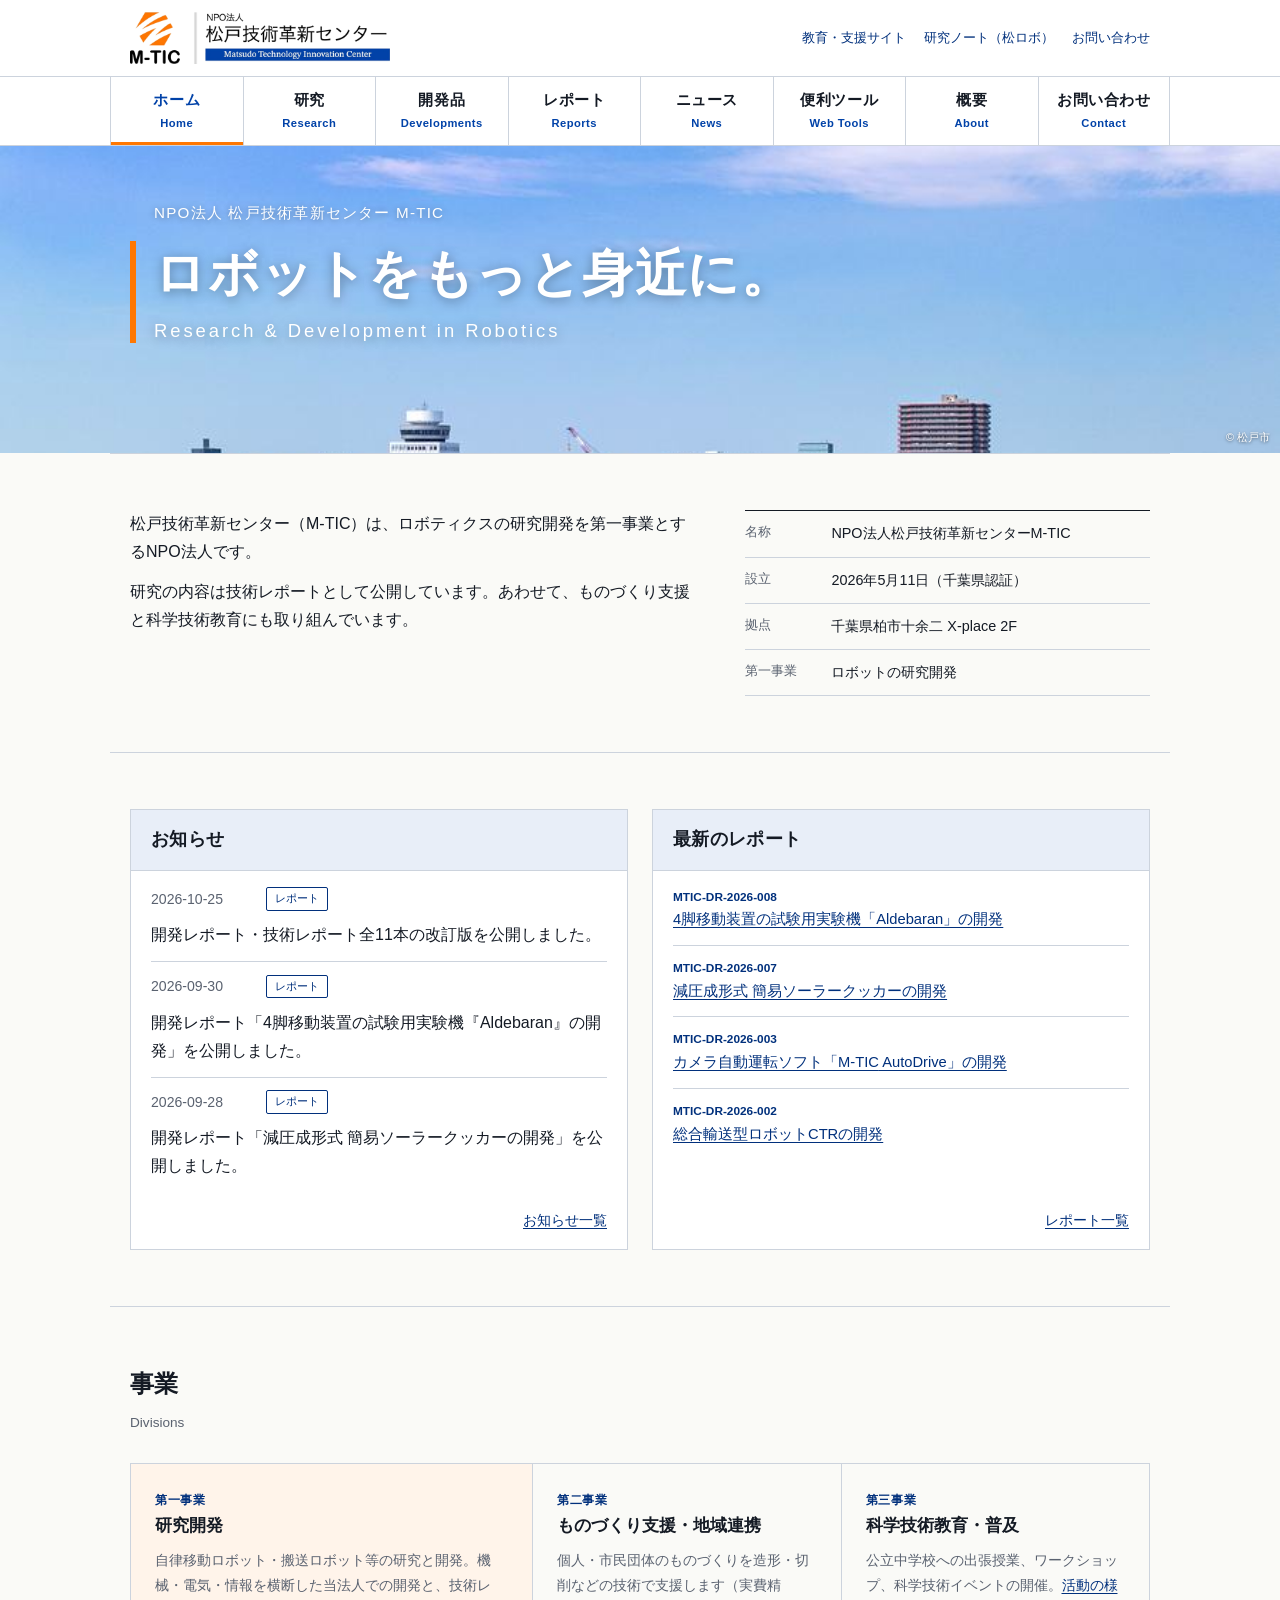
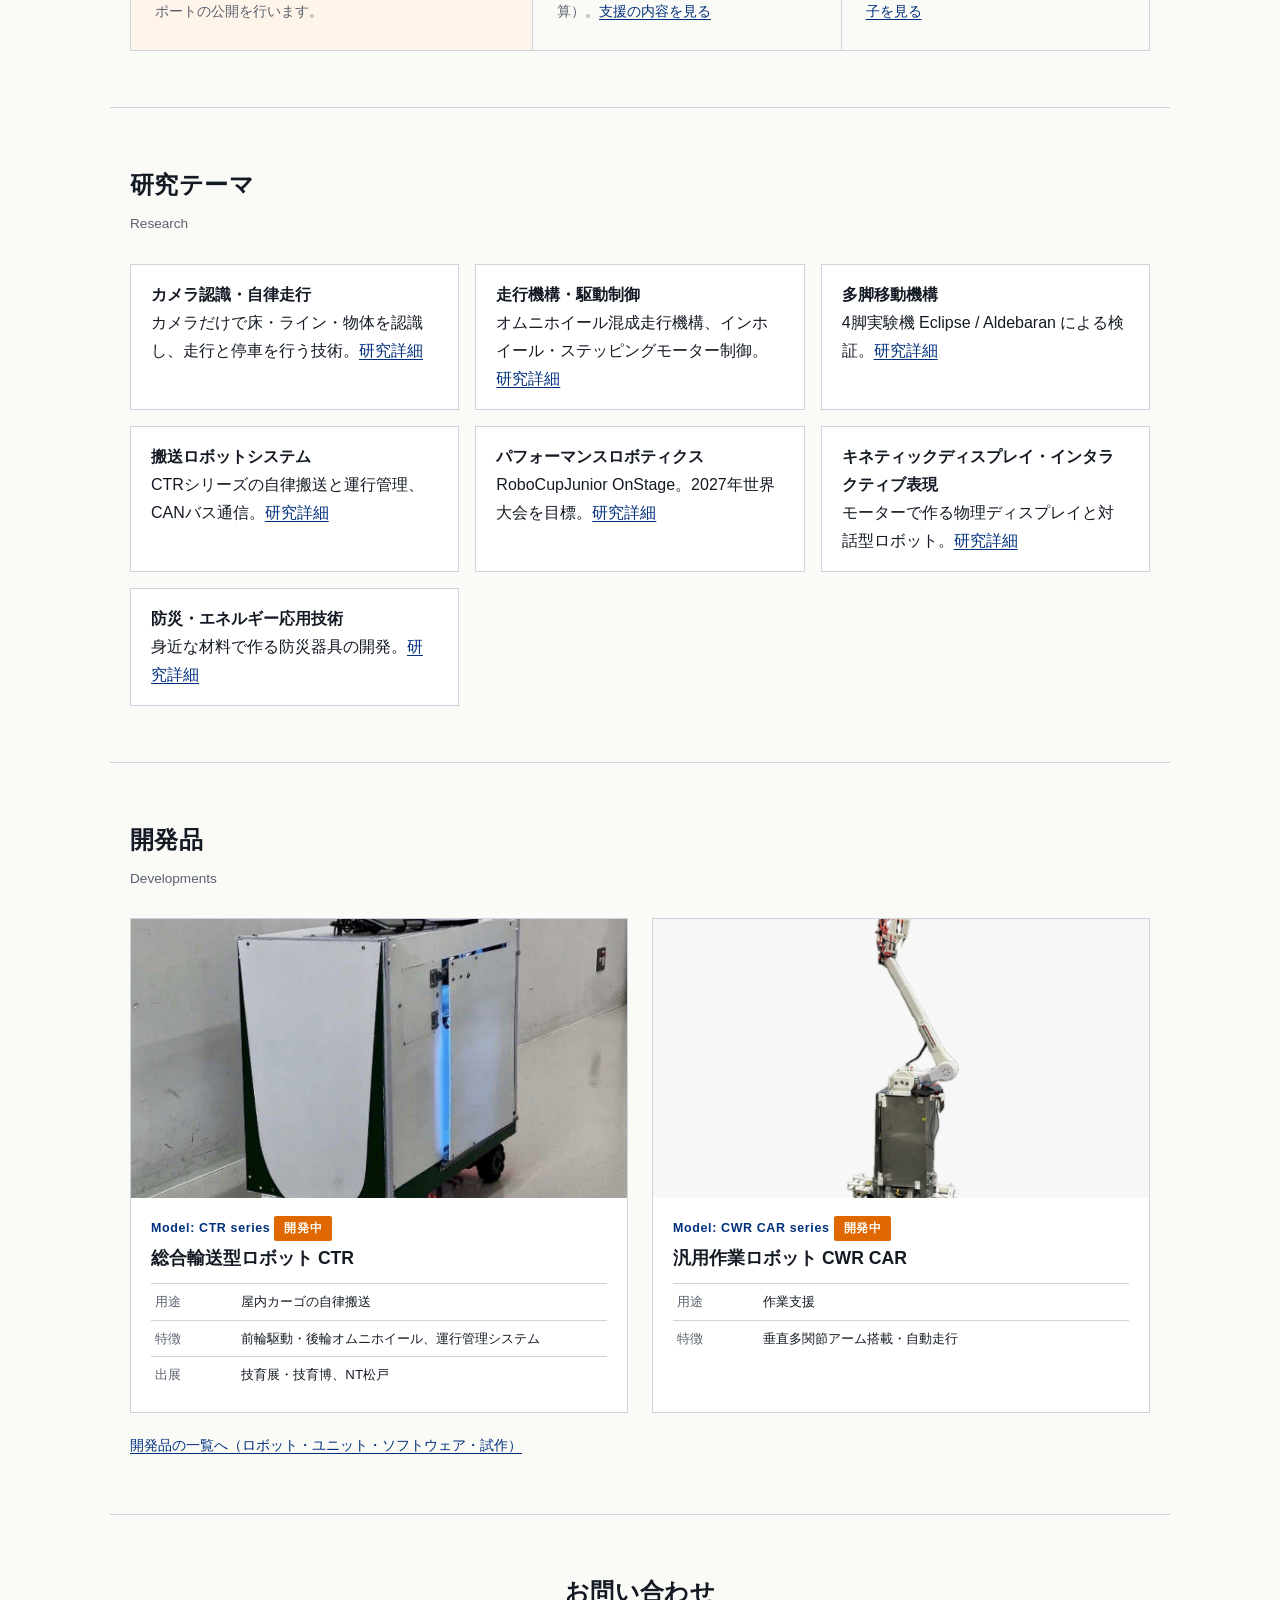
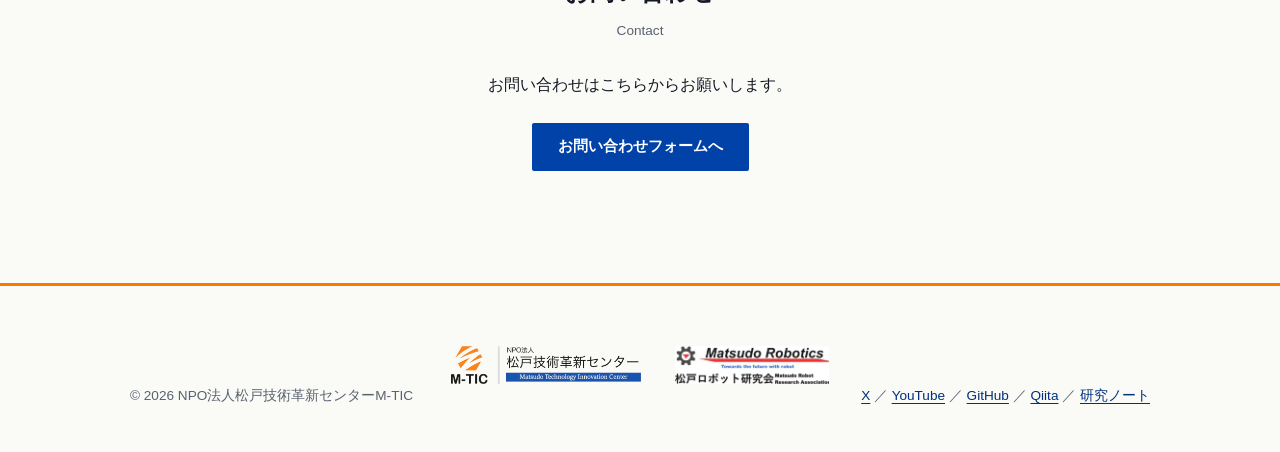
<file: index.html>
<!DOCTYPE html>
<html lang="ja">
<head>
<meta charset="UTF-8">
<meta name="viewport" content="width=device-width, initial-scale=1">
<title>松戸技術革新センター M-TIC｜ロボットの研究開発（千葉県柏市・松戸市）</title>
<meta name="description" content="松戸技術革新センター（M-TIC）は、千葉県柏市・松戸市を拠点に、ロボットの研究開発を行うNPO法人です。輸送ロボット、走行機構、カメラ認識などの技術レポートを公開しています。">
<link rel="canonical" href="https://matsudo-robotics.github.io/">
<meta property="og:site_name" content="松戸技術革新センター M-TIC">
<meta property="og:title" content="松戸技術革新センター M-TIC｜ロボットの研究開発（千葉県柏市・松戸市）">
<meta property="og:description" content="松戸技術革新センター（M-TIC）は、千葉県柏市・松戸市を拠点に、ロボットの研究開発を行うNPO法人です。輸送ロボット、走行機構、カメラ認識などの技術レポートを公開しています。">
<meta property="og:type" content="website">
<meta property="og:url" content="https://matsudo-robotics.github.io/">
<meta property="og:locale" content="ja_JP">
<meta property="og:image" content="https://matsudo-robotics.github.io/images/ogp.jpg">
<meta property="og:image:width" content="1200">
<meta property="og:image:height" content="630">
<meta name="twitter:card" content="summary_large_image">
<script type="application/ld+json">
{
  "@context": "https://schema.org",
  "@type": "ResearchOrganization",
  "name": "NPO法人松戸技術革新センターM-TIC",
  "alternateName": ["松戸技術革新センター", "M-TIC", "Matsudo Technology Innovation Center", "松戸ロボット研究会", "松戸ロボティクス", "Matsudo Robotics"],
  "image": "https://matsudo-robotics.github.io/images/ogp.jpg",
  "areaServed": ["柏市", "松戸市", "千葉県"],
  "knowsAbout": ["ロボット工学", "自律移動ロボット", "輸送ロボット", "画像認識", "モーター制御"],
  "url": "https://matsudo-robotics.github.io/",
  "logo": "https://matsudo-robotics.github.io/images/logo-mtic.png",
  "foundingDate": "2026-05-11",
  "description": "ロボティクスの研究開発を第一事業とするNPO法人。ロボット開発、技術レポートの公開、科学技術支援・教育等を行う。",
  "address": {
    "@type": "PostalAddress",
    "postalCode": "277-0872",
    "addressRegion": "千葉県",
    "addressLocality": "柏市",
    "streetAddress": "十余二164-40 X-place 2F",
    "addressCountry": "JP"
  },
  "telephone": "+81-47-345-1815",
  "sameAs": [
    "https://x.com/Matsudo_Robo",
    "https://m.youtube.com/@Matsudo-Robotics",
    "https://github.com/matsudo-robotics",
    "https://qiita.com/organizations/matsudorobo-org",
    "https://www.npo-homepage.go.jp/npoportal/detail/012003187",
    "https://matsudorobohome.wordpress.com/"
  ]
}
</script>
<link rel="preconnect" href="https://fonts.googleapis.com">
<link rel="preconnect" href="https://fonts.gstatic.com" crossorigin>
<link href="https://fonts.googleapis.com/css2?family=Yomogi&display=swap" rel="stylesheet">
<link rel="preload" as="image" href="images/kv-1400.jpg">
<link rel="stylesheet" href="style.css">
</head>
<body>
<div id="boot" aria-hidden="true">
  <div class="bootwrap">
    <p class="bootmsg">ロボットをもっと身近に</p>
    <div class="track"><img src="images/ctr-run.png" alt=""></div>
    <p class="bootload">LOADING</p>
  </div>
</div>
<script>
(function(){
  var b = document.getElementById('boot');
  var skip = false;
  try{ if(sessionStorage.getItem('booted')){ skip = true; } else { sessionStorage.setItem('booted','1'); } }catch(e){}
  if(window.matchMedia && window.matchMedia('(prefers-reduced-motion: reduce)').matches){ skip = true; }
  if(skip){ b.remove(); return; }
  setTimeout(function(){ b.classList.add('done'); setTimeout(function(){ b.remove(); }, 450); }, 2000);
})();
</script>

<header>
  <div class="hd">
    <a class="brand" href="index.html"><img src="images/logo-mtic-full.png" alt="NPO法人 松戸技術革新センター M-TIC（Matsudo Technology Innovation Center）" width="750" height="150"></a>
    <div class="hd-util">
      <a href="https://matsudorobohome.wordpress.com/" target="_blank" rel="noopener">教育・支援サイト</a>
      <a href="https://matsudorobohome.wordpress.com/matsudo-robot-research-association/" target="_blank" rel="noopener">研究ノート（松ロボ）</a>
      <a href="contact.html">お問い合わせ</a>
    </div>
    <button class="menubtn" aria-expanded="false" aria-controls="mainnav">メニュー</button>
  </div>
  <nav aria-label="主要メニュー" id="mainnav" class="gnav">
    <ul>
        <li><a href="index.html" aria-current="page"><b>ホーム</b><small>Home</small></a></li>
        <li><a href="research.html"><b>研究</b><small>Research</small></a></li>
        <li><a href="products.html"><b>開発品</b><small>Developments</small></a></li>
        <li><a href="reports.html"><b>レポート</b><small>Reports</small></a></li>
        <li><a href="news.html"><b>ニュース</b><small>News</small></a></li>
        <li><a href="tools/"><b>便利ツール</b><small>Web Tools</small></a></li>
        <li><a href="about.html"><b>概要</b><small>About</small></a></li>
        <li><a href="contact.html"><b>お問い合わせ</b><small>Contact</small></a></li>
    </ul>
  </nav>
</header>
<main>

<section class="kv">
  <picture>
    <source media="(max-width:640px)" srcset="images/kv-sp.jpg">
    <img src="images/kv-1400.jpg" srcset="images/kv-1400.jpg 1400w, images/kv-2400.jpg 2400w" sizes="100vw" alt="緑に囲まれた松戸市の街並み（空撮）" width="2400" height="1050" fetchpriority="high">
  </picture>
  <div class="kv-text">
    <p class="kv-org">NPO法人 松戸技術革新センター <span class="nw">M-TIC</span></p>
    <h1><b class="nw">ロボットを</b><b class="nw">もっと身近に。</b><span>Research &amp; Development in Robotics</span></h1>
  </div>
  <small class="credit">© 松戸市</small>
</section>

<section class="wrap intro">
  <div class="intro-text">
    <p>松戸技術革新センター（<span class="nw">M-TIC</span>）は、ロボティクスの研究開発を第一事業とする<span class="nw">NPO法人</span>です。</p>
    <p>研究の内容は技術レポートとして公開しています。あわせて、ものづくり支援と科学技術教育にも取り組んでいます。</p>
  </div>
  <dl class="facts">
    <dt>名称</dt><dd>NPO法人松戸技術革新センター<span class="nw">M-TIC</span></dd>
    <dt>設立</dt><dd>2026年5月11日（千葉県認証）</dd>
    <dt>拠点</dt><dd>千葉県柏市十余二 X-place 2F</dd>
    <dt>第一事業</dt><dd>ロボットの研究開発</dd>
  </dl>
</section>

<section class="wrap">
  <div class="panels">
    <div class="panel">
      <h2><a href="news.html">お知らせ</a></h2>
      <ul class="news">
        <li><time>2026-10-25</time><span class="tag">レポート</span><span>開発レポート・技術レポート全11本の改訂版を公開しました。</span></li>
        <li><time>2026-09-30</time><span class="tag">レポート</span><span>開発レポート「4脚移動装置の試験用実験機『Aldebaran』の開発」を公開しました。</span></li>
        <li><time>2026-09-28</time><span class="tag">レポート</span><span>開発レポート「減圧成形式 簡易ソーラークッカーの開発」を公開しました。</span></li>
        </ul>
      <p class="more"><a href="news.html">お知らせ一覧</a></p>
    </div>
    <div class="panel">
      <h2><a href="reports.html">最新のレポート</a></h2>
      <ul class="replist">
        <li><span class="num"><span class="nw">MTIC-DR-2026-008</span></span><a href="reports.html#MTIC-DR-2026-008">4脚移動装置の試験用実験機「Aldebaran」の開発</a></li>
        <li><span class="num"><span class="nw">MTIC-DR-2026-007</span></span><a href="reports.html#MTIC-DR-2026-007">減圧成形式 簡易ソーラークッカーの開発</a></li>
        <li><span class="num"><span class="nw">MTIC-DR-2026-003</span></span><a href="reports.html#MTIC-DR-2026-003">カメラ自動運転ソフト「<span class="nw">M-TIC</span> AutoDrive」の開発</a></li>
        <li><span class="num"><span class="nw">MTIC-DR-2026-002</span></span><a href="reports.html#MTIC-DR-2026-002">総合輸送型ロボットCTRの開発</a></li>
        </ul>
      <p class="more"><a href="reports.html">レポート一覧</a></p>
    </div>
  </div>
</section>

<section class="wrap">
  <h2>事業</h2>
  <p class="sec-en">Divisions</p>
  <div class="pillars">
    <div class="pillar">
      <p class="no">第一事業</p>
      <h3>研究開発</h3>
      <p>自律移動ロボット・搬送ロボット等の研究と開発。機械・電気・情報を横断した当法人での開発と、技術レポートの公開を行います。</p>
    </div>
    <div class="pillar">
      <p class="no">第二事業</p>
      <h3>ものづくり支援・地域連携</h3>
      <p>個人・市民団体のものづくりを造形・切削などの技術で支援します（実費精算）。<a href="https://matsudorobohome.wordpress.com/%e6%8a%80%e8%a1%93%e3%82%82%e3%81%ae%e3%81%a5%e3%81%8f%e3%82%8a%e6%94%af%e6%8f%b4/" target="_blank" rel="noopener">支援の内容を見る</a></p>
    </div>
    <div class="pillar">
      <p class="no">第三事業</p>
      <h3>科学技術教育・普及</h3>
      <p>公立中学校への出張授業、ワークショップ、科学技術イベントの開催。<a href="https://matsudorobohome.wordpress.com/%e7%a7%91%e5%ad%a6%e6%8a%80%e8%a1%93%e6%8e%a8%e9%80%b2%e6%b4%bb%e5%8b%95/" target="_blank" rel="noopener">活動の様子を見る</a></p>
    </div>
  </div>
</section>

<section class="wrap">
  <h2>研究テーマ</h2>
  <p class="sec-en">Research</p>
  <ul class="themes">
    <li><b>カメラ認識・自律走行</b><br>カメラだけで床・ライン・物体を認識し、走行と停車を行う技術。<a href="research.html#vision">研究詳細</a></li>
    <li><b>走行機構・駆動制御</b><br>オムニホイール混成走行機構、インホイール・ステッピングモーター制御。<a href="research.html#drive">研究詳細</a></li>
    <li><b>多脚移動機構</b><br>4脚実験機 Eclipse / Aldebaran による検証。<a href="research.html#legged">研究詳細</a></li>
    <li><b>搬送ロボットシステム</b><br>CTRシリーズの自律搬送と運行管理、CANバス通信。<a href="research.html#transport">研究詳細</a></li>
    <li><b>パフォーマンスロボティクス</b><br>RoboCupJunior OnStage。2027年世界大会を目標。<a href="research.html#onstage">研究詳細</a></li>
    <li><b>キネティックディスプレイ・インタラクティブ表現</b><br>モーターで作る物理ディスプレイと対話型ロボット。<a href="research.html#kinetic">研究詳細</a></li>
    <li><b>防災・エネルギー応用技術</b><br>身近な材料で作る防災器具の開発。<a href="research.html#daily">研究詳細</a></li>
  </ul>
</section>

<section class="wrap">
  <h2>開発品</h2>
  <p class="sec-en">Developments</p>
  <div class="products">
    <article class="product">
      <div class="ph"><img src="images/products/ctr.jpg" alt="総合輸送型ロボットCTR" loading="lazy"></div>
      <div class="bd">
        <p class="model">Model: CTR series <span class="status dev">開発中</span></p>
        <h3>総合輸送型ロボット CTR</h3>
        <table class="spec">
          <tr><td>用途</td><td>屋内カーゴの自律搬送</td></tr>
          <tr><td>特徴</td><td>前輪駆動・後輪オムニホイール、運行管理システム</td></tr>
          <tr><td>出展</td><td>技育展・技育博、NT松戸</td></tr>
        </table>
      </div>
    </article>
    <article class="product">
      <div class="ph"><img src="images/products/cwr-car.jpg" alt="汎用作業ロボットCWR CAR" loading="lazy"></div>
      <div class="bd">
        <p class="model">Model: CWR CAR series <span class="status dev">開発中</span></p>
        <h3>汎用作業ロボット CWR CAR</h3>
        <table class="spec">
          <tr><td>用途</td><td>作業支援</td></tr>
          <tr><td>特徴</td><td>垂直多関節アーム搭載・自動走行</td></tr>
        </table>
      </div>
    </article>
  </div>
  <p style="margin-top:20px;font-size:.9rem"><a href="products.html">開発品の一覧へ（ロボット・ユニット・ソフトウェア・試作）</a></p>
</section>



<section class="wrap" style="text-align:center">
  <h2>お問い合わせ</h2>
  <p class="sec-en">Contact</p>
  <p style="max-width:34em;margin:0 auto 24px">お問い合わせはこちらからお願いします。</p>
  <a class="cta" href="contact.html">お問い合わせフォームへ</a>
</section>

</main>

<footer>
  <div class="footlogos">
    <img src="images/logo-mtic-full.png" alt="NPO法人松戸技術革新センター M-TIC">
    <img src="images/logo-matsudorobo.png" alt="松戸ロボット研究会 Matsudo Robotics">
  </div>
  <div class="wrap">
    <div>© 2026 NPO法人松戸技術革新センター<span class="nw">M-TIC</span></div>
    <div>
      <a href="https://x.com/Matsudo_Robo">X</a> ／
      <a href="https://m.youtube.com/@Matsudo-Robotics">YouTube</a> ／
      <a href="https://github.com/matsudo-robotics">GitHub</a> ／
      <a href="https://qiita.com/organizations/matsudorobo-org">Qiita</a> ／
      <a href="https://matsudorobohome.wordpress.com/matsudo-robot-research-association/" target="_blank" rel="noopener">研究ノート</a>
    </div>
  </div>
</footer>
<script>
document.addEventListener('DOMContentLoaded', function(){
  var btn = document.querySelector('.menubtn');
  var nav = document.getElementById('mainnav');
  if(btn && nav){
    btn.addEventListener('click', function(){
      var open = nav.classList.toggle('open');
      btn.setAttribute('aria-expanded', open ? 'true' : 'false');
    });
  }
});
</script>
</body>
</html>
</file>
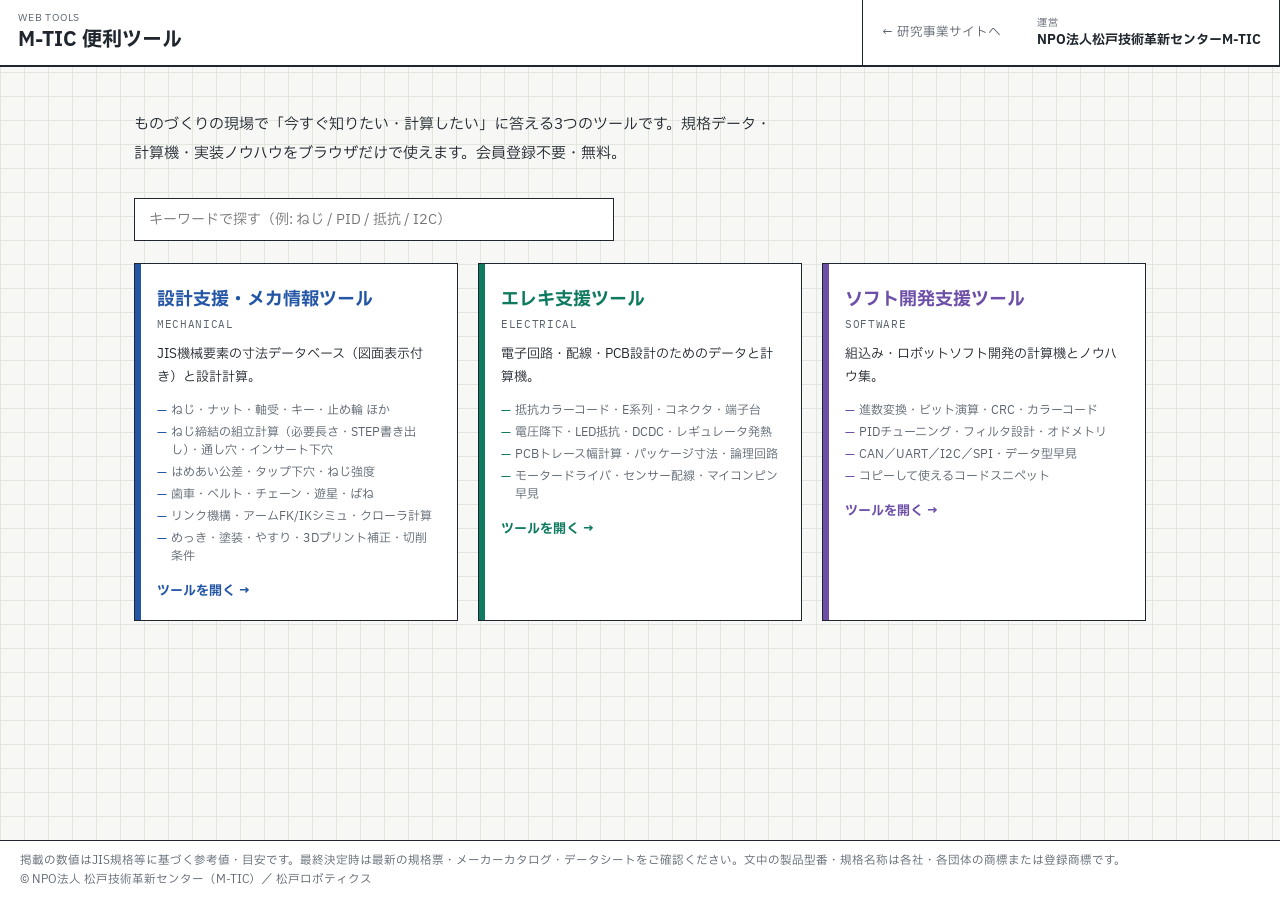
<file: tools/index.html>
<!DOCTYPE html>
<html lang="ja">
<head>
<meta charset="UTF-8">
<meta name="viewport" content="width=device-width, initial-scale=1.0">
<title>M-TIC 便利ツール｜設計・エレキ・ソフト開発の計算機と規格データ</title>
<meta name="description" content="ものづくりの現場向けの無料ウェブツール集。JIS機械要素の寸法データ、電子回路・PCBの計算機、組込みソフト開発の計算機とコードスニペットをブラウザだけで使えます。">
<link rel="canonical" href="https://matsudo-robotics.github.io/tools/">
<link href="https://fonts.googleapis.com/css2?family=IBM+Plex+Sans+JP:wght@400;500;700&family=IBM+Plex+Mono:wght@400;600&display=swap" rel="stylesheet">
<style>:root{--paper:#F7F8F5;--ink:#20262E;--ink2:#5A636E;--grid:#E2E6DF;
 --mech:#2456A6;--elec:#0E7A5F;--soft:#6D4FA8;--red:#B23A2E;
 --mono:'IBM Plex Mono',Consolas,monospace;--sans:'IBM Plex Sans JP','Hiragino Kaku Gothic ProN',sans-serif}
*{box-sizing:border-box;margin:0;padding:0}
body{font-family:var(--sans);color:var(--ink);background:var(--paper);min-height:100vh;
 background-image:linear-gradient(var(--grid) 1px,transparent 1px),linear-gradient(90deg,var(--grid) 1px,transparent 1px);
 background-size:24px 24px;display:flex;flex-direction:column}
header{background:#fff;border-bottom:2px solid var(--ink);display:flex;align-items:stretch;flex-wrap:wrap}
.tb-cell{border-right:1px solid var(--ink);padding:10px 18px;display:flex;flex-direction:column;justify-content:center}
.tb-label{font-size:10px;color:var(--ink2);letter-spacing:.08em}
.tb-value{font-size:20px;font-weight:700}
.tb-stamp{align-self:center;margin:6px 16px;width:46px;height:46px;border:2px solid var(--red);border-radius:50%;
 color:var(--red);display:flex;align-items:center;justify-content:center;font-size:11px;font-weight:700;transform:rotate(-8deg)}
main{flex:1;max-width:1060px;margin:0 auto;padding:44px 24px 60px;width:100%}
.lead{font-size:15px;margin-bottom:30px;max-width:640px;line-height:1.9}
.cards{display:grid;grid-template-columns:repeat(auto-fit,minmax(280px,1fr));gap:20px}
a.card{display:block;text-decoration:none;color:var(--ink);background:#fff;border:1px solid var(--ink);
 padding:22px 22px 18px;position:relative;transition:transform .12s ease,box-shadow .12s ease}
a.card::before{content:"";position:absolute;left:0;top:0;bottom:0;width:6px;background:var(--c)}
a.card:hover{transform:translate(-2px,-2px);box-shadow:5px 5px 0 rgba(32,38,46,.18)}
a.card:focus-visible{outline:3px solid var(--c);outline-offset:2px}
.card h2{font-size:18px;color:var(--c);margin-bottom:4px}
.card .en{font-family:var(--mono);font-size:11px;color:var(--ink2);letter-spacing:.06em;margin-bottom:12px}
.card p{font-size:13px;line-height:1.75;color:var(--ink)}
.card ul{margin:10px 0 0;padding:0;list-style:none;font-size:12px;color:var(--ink2)}
.card li{padding:2px 0 2px 14px;position:relative}
.card li::before{content:"—";position:absolute;left:0;color:var(--c)}
.card .go{display:inline-block;margin-top:14px;font-size:13px;font-weight:700;color:var(--c)}
footer{background:#fff;border-top:1px solid var(--ink);font-size:11.5px;color:var(--ink2);padding:10px 20px;line-height:1.7}
.toolsearch{margin:0 0 22px}
.toolsearch input{width:100%;max-width:480px;font-family:var(--sans);font-size:14px;padding:10px 14px;
 border:1px solid var(--ink);background:#fff;border-radius:0}
.toolsearch input:focus{outline:2px solid var(--mech);outline-offset:1px}
.toolsearch .hint{display:block;font-size:11.5px;color:var(--ink2);margin-top:6px;font-family:var(--mono)}
.card li.off{display:none}
a.card.dim{opacity:.35}
mark{background:#FFE9A8;color:inherit;padding:0 1px}
</style>
</head>
<body>
<header>
 <div class="tb-cell" style="flex:1;min-width:240px">
  <span class="tb-label">WEB TOOLS</span>
  <span class="tb-value">M-TIC 便利ツール</span>
 </div>
 <div class="tb-cell" style="border-right:none;justify-content:center">
  <a href="../" style="font-size:12.5px;text-decoration:none;color:var(--ink2)">← 研究事業サイトへ</a>
 </div>
 <div class="tb-cell">
  <span class="tb-label">運営</span>
  <span class="tb-value" style="font-size:13px">NPO法人松戸技術革新センターM-TIC</span>
 </div>
</header>
<main>
 <p class="lead">ものづくりの現場で「今すぐ知りたい・計算したい」に答える3つのツールです。規格データ・計算機・実装ノウハウをブラウザだけで使えます。会員登録不要・無料。</p>
 <div class="toolsearch">
  <input type="search" id="q" placeholder="キーワードで探す（例: ねじ / PID / 抵抗 / I2C）" aria-label="ツール内の項目を検索">
  <span class="hint" id="hint"></span>
 </div>
 <div class="cards">
  <a class="card" style="--c:var(--mech)" href="mech.html">
   <h2>設計支援・メカ情報ツール</h2>
   <div class="en">MECHANICAL</div>
   <p>JIS機械要素の寸法データベース（図面表示付き）と設計計算。</p>
   <ul>
    <li>ねじ・ナット・軸受・キー・止め輪 ほか</li>
    <li>ねじ締結の組立計算（必要長さ・STEP書き出し）・通し穴・インサート下穴</li>
    <li>はめあい公差・タップ下穴・ねじ強度</li>
    <li>歯車・ベルト・チェーン・遊星・ばね</li>
    <li>リンク機構・アームFK/IKシミュ・クローラ計算</li>
    <li>めっき・塗装・やすり・3Dプリント補正・切削条件</li>
   </ul>
   <span class="go">ツールを開く →</span>
  </a>
  <a class="card" style="--c:var(--elec)" href="elec.html">
   <h2>エレキ支援ツール</h2>
   <div class="en">ELECTRICAL</div>
   <p>電子回路・配線・PCB設計のためのデータと計算機。</p>
   <ul>
    <li>抵抗カラーコード・E系列・コネクタ・端子台</li>
    <li>電圧降下・LED抵抗・DCDC・レギュレータ発熱</li>
    <li>PCBトレース幅計算・パッケージ寸法・論理回路</li>
    <li>モータードライバ・センサー配線・マイコンピン早見</li>
   </ul>
   <span class="go">ツールを開く →</span>
  </a>
  <a class="card" style="--c:var(--soft)" href="soft.html">
   <h2>ソフト開発支援ツール</h2>
   <div class="en">SOFTWARE</div>
   <p>組込み・ロボットソフト開発の計算機とノウハウ集。</p>
   <ul>
    <li>進数変換・ビット演算・CRC・カラーコード</li>
    <li>PIDチューニング・フィルタ設計・オドメトリ</li>
    <li>CAN／UART／I2C／SPI・データ型早見</li>
    <li>コピーして使えるコードスニペット</li>
   </ul>
   <span class="go">ツールを開く →</span>
  </a>
 </div>
</main>
<footer>
 掲載の数値はJIS規格等に基づく参考値・目安です。最終決定時は最新の規格票・メーカーカタログ・データシートをご確認ください。文中の製品型番・規格名称は各社・各団体の商標または登録商標です。<br>
 © NPO法人 松戸技術革新センター（M-TIC）／ 松戸ロボティクス
</footer>
<script>
(function(){
  var q = document.getElementById('q');
  var hint = document.getElementById('hint');
  var cards = Array.prototype.slice.call(document.querySelectorAll('a.card'));
  function esc(t){return t.replace(/[&<>]/g,function(c){return {'&':'&amp;','<':'&lt;','>':'&gt;'}[c];});}
  cards.forEach(function(c){
    Array.prototype.forEach.call(c.querySelectorAll('li'), function(li){ li.dataset.raw = li.textContent; });
  });
  q.addEventListener('input', function(){
    var kw = q.value.trim().toLowerCase();
    var total = 0;
    cards.forEach(function(c){
      var hits = 0;
      Array.prototype.forEach.call(c.querySelectorAll('li'), function(li){
        var raw = li.dataset.raw;
        if(!kw){ li.classList.remove('off'); li.textContent = raw; return; }
        var idx = raw.toLowerCase().indexOf(kw);
        if(idx >= 0){
          hits++; li.classList.remove('off');
          li.innerHTML = esc(raw.slice(0,idx)) + '<mark>' + esc(raw.slice(idx, idx+kw.length)) + '</mark>' + esc(raw.slice(idx+kw.length));
        } else { li.classList.add('off'); li.textContent = raw; }
      });
      c.classList.toggle('dim', !!kw && hits === 0);
      total += hits;
    });
    hint.textContent = kw ? (total ? total + '件の項目が見つかりました。ツールを開いて該当機能をご利用ください' : '見つかりませんでした。ツール内の検索もお試しください') : '';
  });
})();
</script>
</body>
</html>
</file>
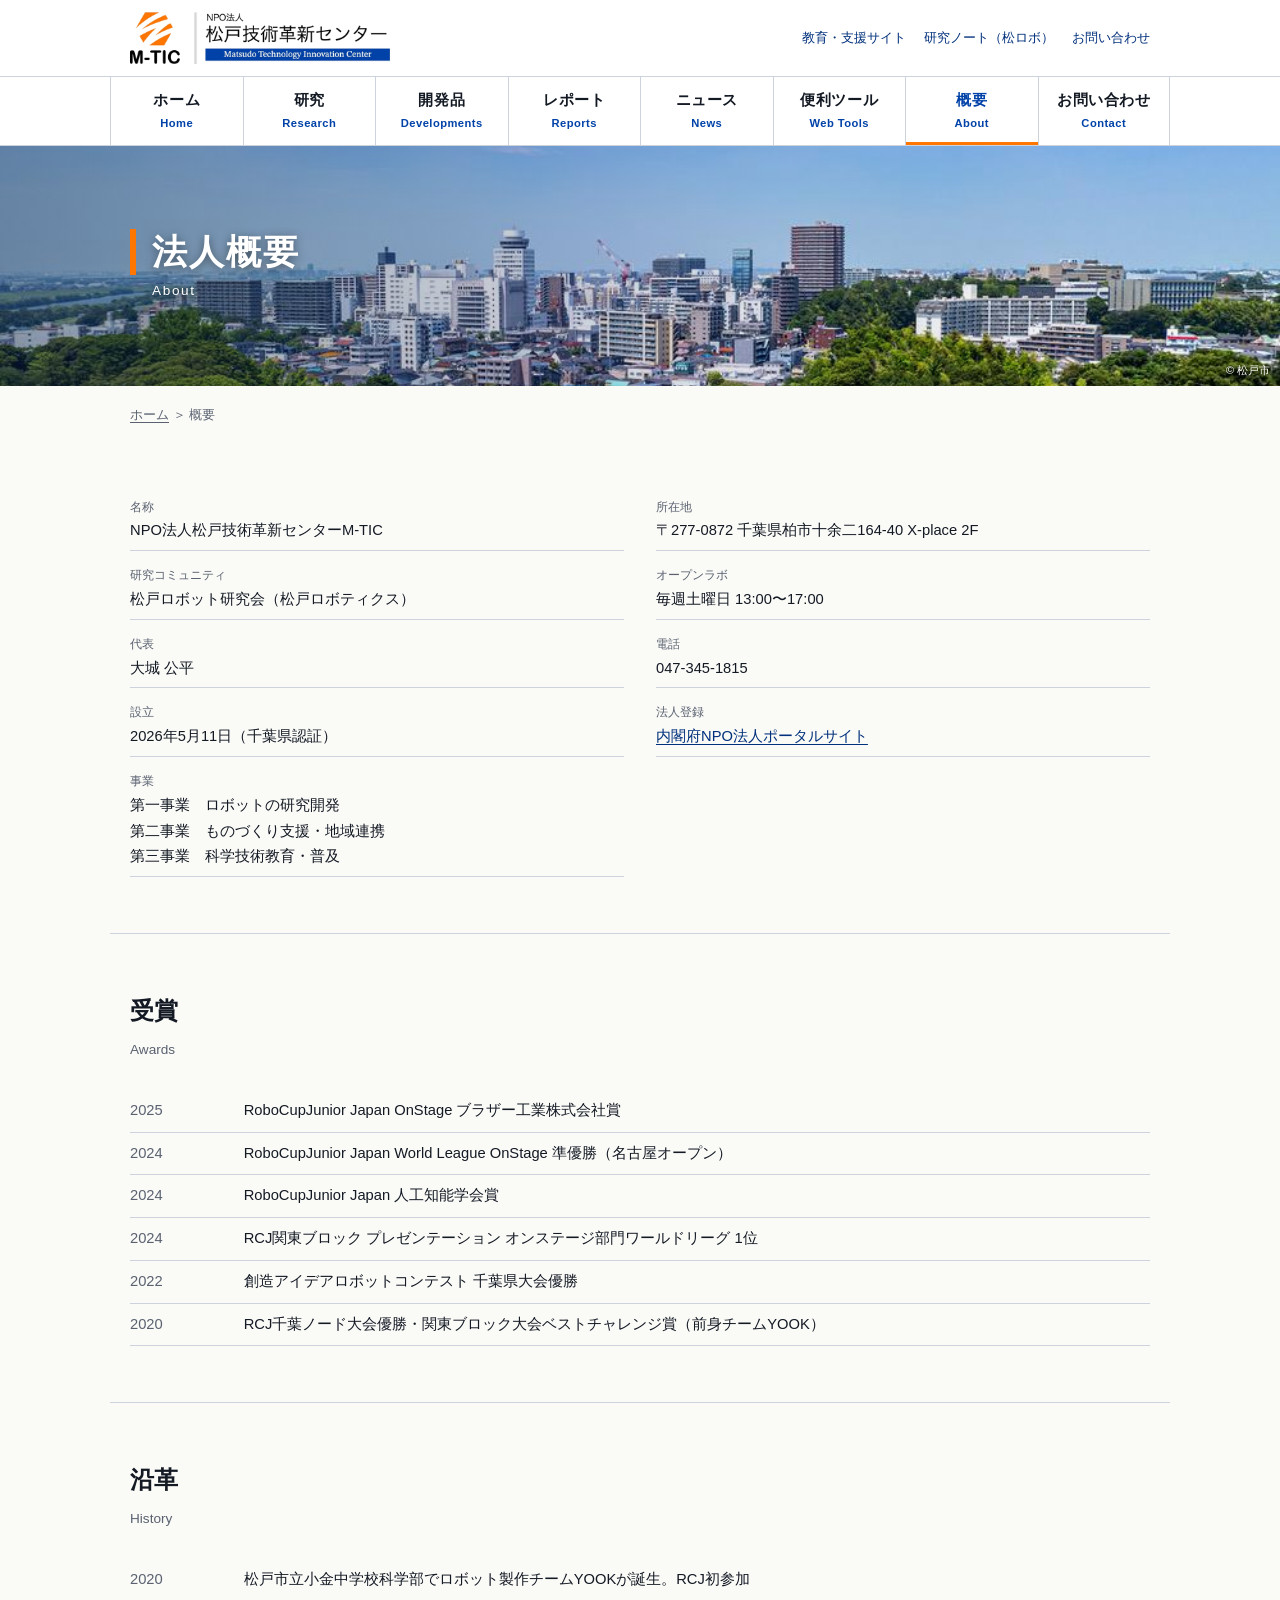
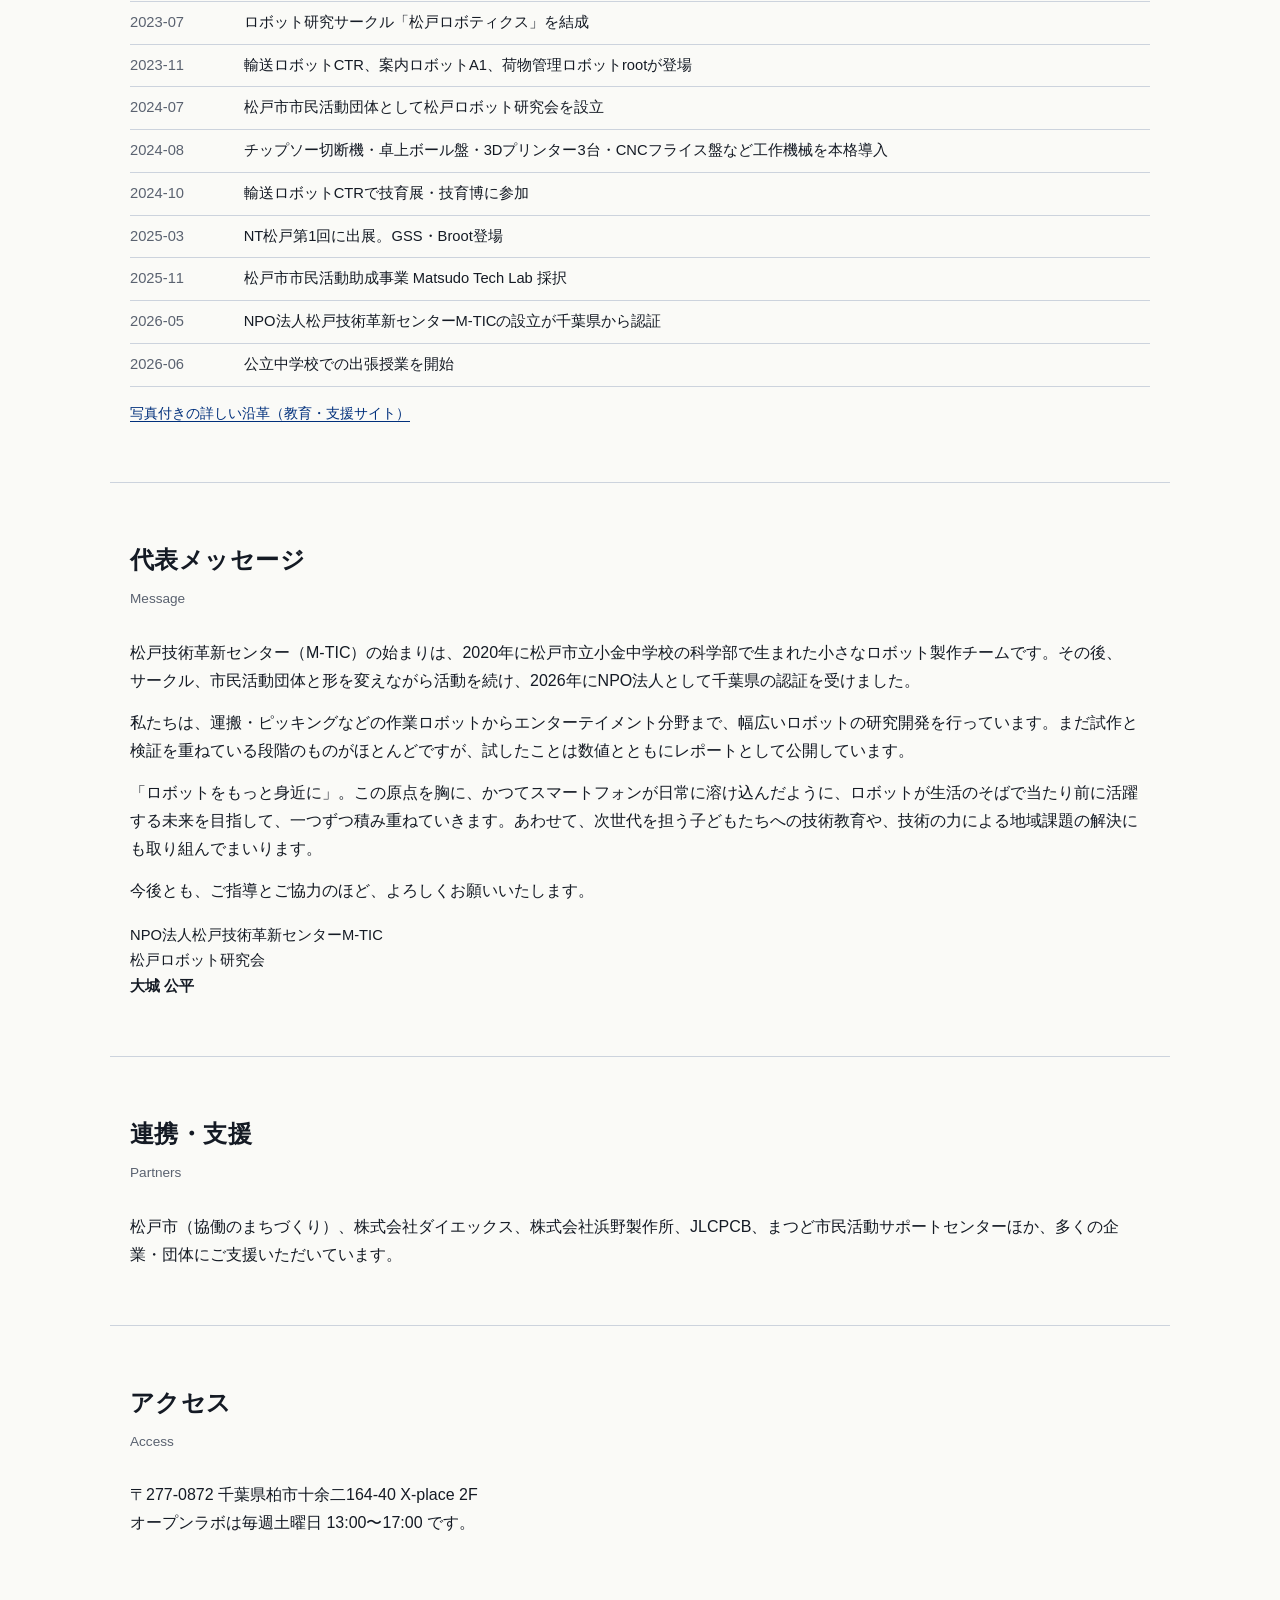
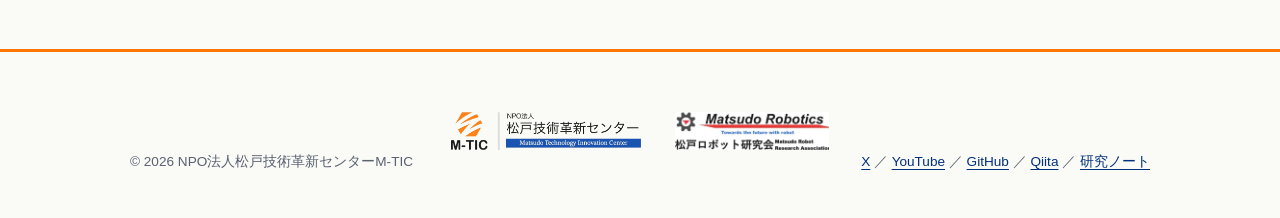
<file: about.html>
<!DOCTYPE html>
<html lang="ja">
<head>
<meta charset="UTF-8">
<meta name="viewport" content="width=device-width, initial-scale=1">
<title>法人概要｜松戸技術革新センター M-TIC</title>
<meta name="description" content="NPO法人松戸技術革新センター（M-TIC）の概要。組織・沿革・受賞歴・連携企業のご紹介。">
<link rel="canonical" href="https://matsudo-robotics.github.io/about.html">
<meta property="og:site_name" content="松戸技術革新センター M-TIC">
<meta property="og:title" content="法人概要｜松戸技術革新センター M-TIC">
<meta property="og:description" content="NPO法人松戸技術革新センター（M-TIC）の概要。組織・沿革・受賞歴・連携企業のご紹介。">
<meta property="og:type" content="article">
<meta property="og:url" content="https://matsudo-robotics.github.io/about.html">
<meta property="og:locale" content="ja_JP">
<meta property="og:image" content="https://matsudo-robotics.github.io/images/ogp.jpg">
<meta property="og:image:width" content="1200">
<meta property="og:image:height" content="630">
<meta name="twitter:card" content="summary_large_image">
<link rel="stylesheet" href="style.css">
</head>
<body>

<header>
  <div class="hd">
    <a class="brand" href="index.html"><img src="images/logo-mtic-full.png" alt="NPO法人 松戸技術革新センター M-TIC（Matsudo Technology Innovation Center）" width="750" height="150"></a>
    <div class="hd-util">
      <a href="https://matsudorobohome.wordpress.com/" target="_blank" rel="noopener">教育・支援サイト</a>
      <a href="https://matsudorobohome.wordpress.com/matsudo-robot-research-association/" target="_blank" rel="noopener">研究ノート（松ロボ）</a>
      <a href="contact.html">お問い合わせ</a>
    </div>
    <button class="menubtn" aria-expanded="false" aria-controls="mainnav">メニュー</button>
  </div>
  <nav aria-label="主要メニュー" id="mainnav" class="gnav">
    <ul>
        <li><a href="index.html"><b>ホーム</b><small>Home</small></a></li>
        <li><a href="research.html"><b>研究</b><small>Research</small></a></li>
        <li><a href="products.html"><b>開発品</b><small>Developments</small></a></li>
        <li><a href="reports.html"><b>レポート</b><small>Reports</small></a></li>
        <li><a href="news.html"><b>ニュース</b><small>News</small></a></li>
        <li><a href="tools/"><b>便利ツール</b><small>Web Tools</small></a></li>
        <li><a href="about.html" aria-current="page"><b>概要</b><small>About</small></a></li>
        <li><a href="contact.html"><b>お問い合わせ</b><small>Contact</small></a></li>
    </ul>
  </nav>
</header>
<main>
<div class="pagebanner">
  <picture><source media="(max-width:640px)" srcset="images/banner-1000.jpg"><img src="images/banner-2000.jpg" alt="" width="2000" height="400"></picture>
  <div class="pb-title"><h1>法人概要</h1><span>About</span></div>
  <small class="credit">© 松戸市</small>
</div>
<div class="wrap"><p class="crumb"><a href="index.html">ホーム</a> ＞ 概要</p></div>
<section class="wrap">
  <div class="about">
    <dl>
      <dt>名称</dt><dd>NPO法人松戸技術革新センター<span class="nw">M-TIC</span></dd>
      <dt>研究コミュニティ</dt><dd>松戸ロボット研究会（松戸ロボティクス）</dd>
      <dt>代表</dt><dd>大城 公平</dd>
      <dt>設立</dt><dd>2026年5月11日（千葉県認証）</dd>
      <dt>事業</dt><dd class="jigyo"><span>第一事業　ロボットの研究開発</span><span>第二事業　ものづくり支援・地域連携</span><span>第三事業　科学技術教育・普及</span></dd>
    </dl>
    <dl>
      <dt>所在地</dt><dd><span class="ib">〒277-0872</span> <span class="ib">千葉県柏市十余二164-40</span> <span class="ib">X-place 2F</span></dd>
      <dt>オープンラボ</dt><dd>毎週土曜日 13:00〜17:00</dd>
      <dt>電話</dt><dd>047-345-1815</dd>
      <dt>法人登録</dt><dd><a href="https://www.npo-homepage.go.jp/npoportal/detail/012003187">内閣府NPO法人ポータルサイト</a></dd>
    </dl>
  </div>
</section>

<section class="wrap">
  <h2>受賞</h2>
  <p class="sec-en">Awards</p>
  <ul class="history">
    <li><time>2025</time><span>RoboCupJunior Japan OnStage ブラザー工業株式会社賞</span></li>
    <li><time>2024</time><span>RoboCupJunior Japan World League OnStage 準優勝（名古屋オープン）</span></li>
    <li><time>2024</time><span>RoboCupJunior Japan 人工知能学会賞</span></li>
    <li><time>2024</time><span>RCJ関東ブロック プレゼンテーション オンステージ部門ワールドリーグ 1位</span></li>
    <li><time>2022</time><span>創造アイデアロボットコンテスト 千葉県大会優勝</span></li>
    <li><time>2020</time><span>RCJ千葉ノード大会優勝・関東ブロック大会ベストチャレンジ賞（前身チームYOOK）</span></li>
  </ul>
</section>

<section class="wrap">
  <h2>沿革</h2>
  <p class="sec-en">History</p>
  <ul class="history">
    <li><time>2020</time><span>松戸市立小金中学校科学部でロボット製作チームYOOKが誕生。RCJ初参加</span></li>
    <li><time>2023-07</time><span>ロボット研究サークル「松戸ロボティクス」を結成</span></li>
    <li><time>2023-11</time><span>輸送ロボットCTR、案内ロボットA1、荷物管理ロボットrootが登場</span></li>
    <li><time>2024-07</time><span>松戸市市民活動団体として松戸ロボット研究会を設立</span></li>
    <li><time>2024-08</time><span>チップソー切断機・卓上ボール盤・3Dプリンター3台・CNCフライス盤など工作機械を本格導入</span></li>
    <li><time>2024-10</time><span>輸送ロボットCTRで技育展・技育博に参加</span></li>
    <li><time>2025-03</time><span>NT松戸第1回に出展。GSS・Broot登場</span></li>
    <li><time>2025-11</time><span>松戸市市民活動助成事業 Matsudo Tech Lab 採択</span></li>
    <li><time>2026-05</time><span>NPO法人松戸技術革新センター<span class="nw">M-TIC</span>の設立が千葉県から認証</span></li>
    <li><time>2026-06</time><span>公立中学校での出張授業を開始</span></li>
  </ul>
  <p style="margin-top:14px;font-size:.9rem"><a href="https://matsudorobohome.wordpress.com/%e6%b2%bf%e9%9d%a9/">写真付きの詳しい沿革（教育・支援サイト）</a></p>
</section>

<section class="wrap">
  <h2>代表メッセージ</h2>
  <p class="sec-en">Message</p>
  <div class="msg">
    <p>松戸技術革新センター（<span class="nw">M-TIC</span>）の始まりは、2020年に松戸市立小金中学校の科学部で生まれた小さなロボット製作チームです。その後、サークル、市民活動団体と形を変えながら活動を続け、2026年にNPO法人として千葉県の認証を受けました。</p>
    <p style="margin-top:14px">私たちは、運搬・ピッキングなどの作業ロボットからエンターテイメント分野まで、幅広いロボットの研究開発を行っています。まだ試作と検証を重ねている段階のものがほとんどですが、試したことは数値とともにレポートとして公開しています。</p>
    <p style="margin-top:14px">「ロボットをもっと身近に」。この原点を胸に、かつてスマートフォンが日常に溶け込んだように、ロボットが生活のそばで当たり前に活躍する未来を目指して、一つずつ積み重ねていきます。あわせて、次世代を担う子どもたちへの技術教育や、技術の力による地域課題の解決にも取り組んでまいります。</p>
    <p style="margin-top:14px">今後とも、ご指導とご協力のほど、よろしくお願いいたします。</p>
    <p style="margin-top:18px;font-size:.92rem">NPO法人松戸技術革新センター<span class="nw">M-TIC</span><br>松戸ロボット研究会<br><b>大城 公平</b></p>
  </div>
</section>

<section class="wrap">
  <h2>連携・支援</h2>
  <p class="sec-en">Partners</p>
  <p><span class="ib">松戸市（協働のまちづくり）</span>、<span class="ib">株式会社ダイエックス</span>、<span class="ib">株式会社浜野製作所</span>、<span class="ib">JLCPCB</span>、<span class="ib">まつど市民活動サポートセンター</span>ほか、多くの企業・団体にご支援いただいています。</p>
</section>

<section class="wrap">
  <h2>アクセス</h2>
  <p class="sec-en">Access</p>
  <p><span class="ib">〒277-0872 千葉県柏市十余二164-40</span> <span class="ib">X-place 2F</span></p><p>オープンラボは毎週土曜日 13:00〜17:00 です。</p>
</section>

</main>

<footer>
  <div class="footlogos">
    <img src="images/logo-mtic-full.png" alt="NPO法人松戸技術革新センター M-TIC">
    <img src="images/logo-matsudorobo.png" alt="松戸ロボット研究会 Matsudo Robotics">
  </div>
  <div class="wrap">
    <div>© 2026 NPO法人松戸技術革新センター<span class="nw">M-TIC</span></div>
    <div>
      <a href="https://x.com/Matsudo_Robo">X</a> ／
      <a href="https://m.youtube.com/@Matsudo-Robotics">YouTube</a> ／
      <a href="https://github.com/matsudo-robotics">GitHub</a> ／
      <a href="https://qiita.com/organizations/matsudorobo-org">Qiita</a> ／
      <a href="https://matsudorobohome.wordpress.com/matsudo-robot-research-association/" target="_blank" rel="noopener">研究ノート</a>
    </div>
  </div>
</footer>
<script>
document.addEventListener('DOMContentLoaded', function(){
  var btn = document.querySelector('.menubtn');
  var nav = document.getElementById('mainnav');
  if(btn && nav){
    btn.addEventListener('click', function(){
      var open = nav.classList.toggle('open');
      btn.setAttribute('aria-expanded', open ? 'true' : 'false');
    });
  }
});
</script>
</body>
</html>
</file>
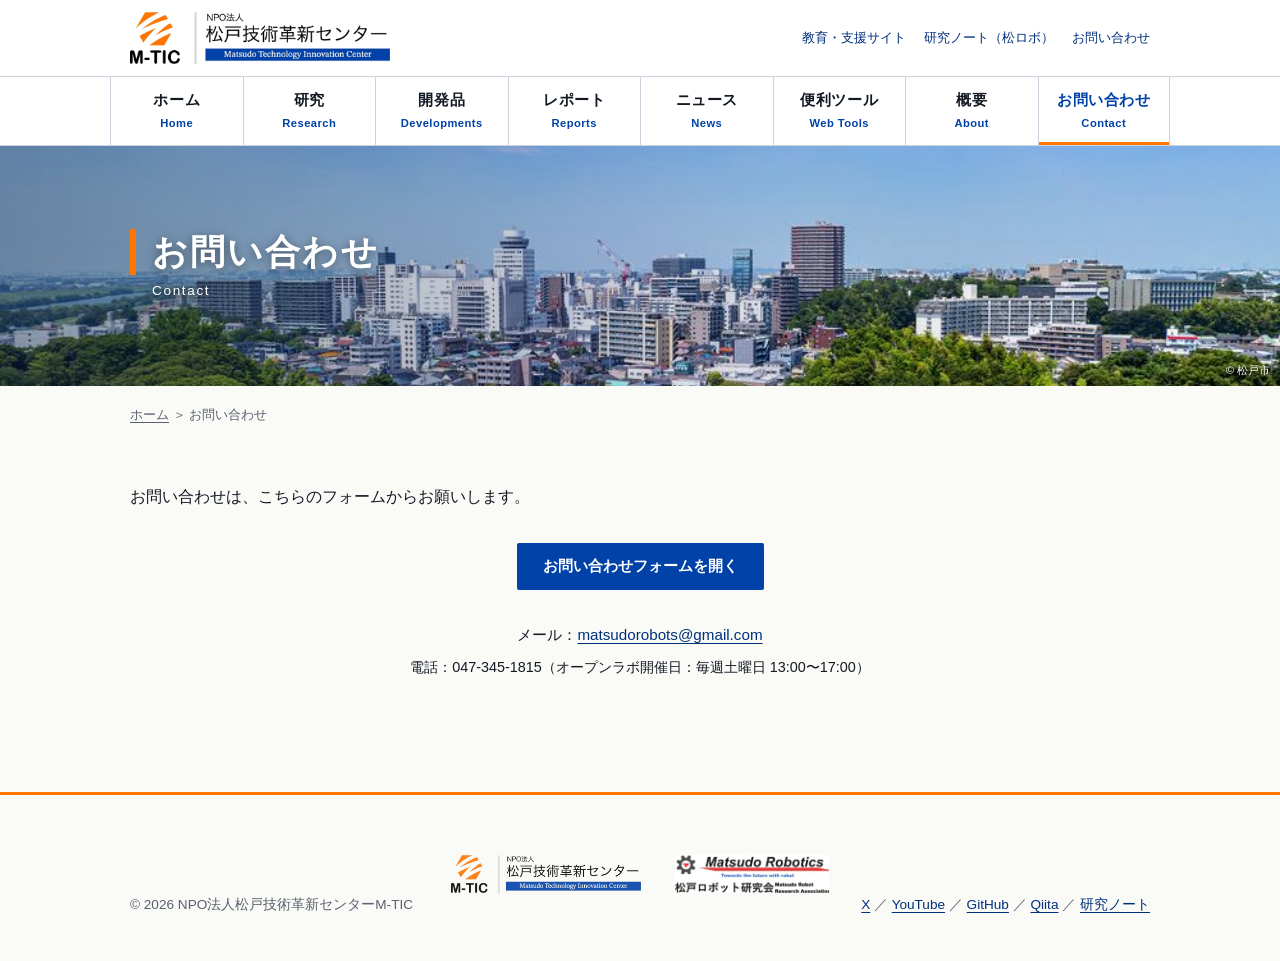
<file: contact.html>
<!DOCTYPE html>
<html lang="ja">
<head>
<meta charset="UTF-8">
<meta name="viewport" content="width=device-width, initial-scale=1">
<title>お問い合わせ｜松戸技術革新センター M-TIC</title>
<meta name="description" content="松戸技術革新センター（M-TIC）へのお問い合わせはこちら。">
<link rel="canonical" href="https://matsudo-robotics.github.io/contact.html">
<meta property="og:site_name" content="松戸技術革新センター M-TIC">
<meta property="og:title" content="お問い合わせ｜松戸技術革新センター M-TIC">
<meta property="og:description" content="松戸技術革新センター（M-TIC）へのお問い合わせはこちら。">
<meta property="og:type" content="article">
<meta property="og:url" content="https://matsudo-robotics.github.io/contact.html">
<meta property="og:locale" content="ja_JP">
<meta property="og:image" content="https://matsudo-robotics.github.io/images/ogp.jpg">
<meta property="og:image:width" content="1200">
<meta property="og:image:height" content="630">
<meta name="twitter:card" content="summary_large_image">
<link rel="stylesheet" href="style.css">
</head>
<body>

<header>
  <div class="hd">
    <a class="brand" href="index.html"><img src="images/logo-mtic-full.png" alt="NPO法人 松戸技術革新センター M-TIC（Matsudo Technology Innovation Center）" width="750" height="150"></a>
    <div class="hd-util">
      <a href="https://matsudorobohome.wordpress.com/" target="_blank" rel="noopener">教育・支援サイト</a>
      <a href="https://matsudorobohome.wordpress.com/matsudo-robot-research-association/" target="_blank" rel="noopener">研究ノート（松ロボ）</a>
      <a href="contact.html">お問い合わせ</a>
    </div>
    <button class="menubtn" aria-expanded="false" aria-controls="mainnav">メニュー</button>
  </div>
  <nav aria-label="主要メニュー" id="mainnav" class="gnav">
    <ul>
        <li><a href="index.html"><b>ホーム</b><small>Home</small></a></li>
        <li><a href="research.html"><b>研究</b><small>Research</small></a></li>
        <li><a href="products.html"><b>開発品</b><small>Developments</small></a></li>
        <li><a href="reports.html"><b>レポート</b><small>Reports</small></a></li>
        <li><a href="news.html"><b>ニュース</b><small>News</small></a></li>
        <li><a href="tools/"><b>便利ツール</b><small>Web Tools</small></a></li>
        <li><a href="about.html"><b>概要</b><small>About</small></a></li>
        <li><a href="contact.html" aria-current="page"><b>お問い合わせ</b><small>Contact</small></a></li>
    </ul>
  </nav>
</header>

<main>
<div class="pagebanner">
  <picture><source media="(max-width:640px)" srcset="images/banner-1000.jpg"><img src="images/banner-2000.jpg" alt="" width="2000" height="400"></picture>
  <div class="pb-title"><h1>お問い合わせ</h1><span>Contact</span></div>
  <small class="credit">© 松戸市</small>
</div>
<div class="wrap"><p class="crumb"><a href="index.html">ホーム</a> ＞ お問い合わせ</p></div>
<section class="wrap">
  <p style="margin-bottom:28px">お問い合わせは、こちらのフォームからお願いします。</p>
  <p style="text-align:center;margin:32px 0">
    
    <a class="cta" href="https://docs.google.com/forms/d/e/1FAIpQLSd1z1Gec_a8TK2UDKkt0DO0kZQogsJcswmy_B9ZDqcXXhl6eQ/viewform" target="_blank" rel="noopener">お問い合わせフォームを開く</a>
  </p>
  <p style="margin-top:20px;font-size:.95rem;text-align:center">メール：<a href="mailto:matsudorobots@gmail.com">matsudorobots@gmail.com</a></p>
  <p style="margin-top:6px;font-size:.9rem;text-align:center">電話：047-345-1815（オープンラボ開催日：毎週土曜日 13:00〜17:00）</p>
</section>

</main>

<footer>
  <div class="footlogos">
    <img src="images/logo-mtic-full.png" alt="NPO法人松戸技術革新センター M-TIC">
    <img src="images/logo-matsudorobo.png" alt="松戸ロボット研究会 Matsudo Robotics">
  </div>
  <div class="wrap">
    <div>© 2026 NPO法人松戸技術革新センター<span class="nw">M-TIC</span></div>
    <div>
      <a href="https://x.com/Matsudo_Robo">X</a> ／
      <a href="https://m.youtube.com/@Matsudo-Robotics">YouTube</a> ／
      <a href="https://github.com/matsudo-robotics">GitHub</a> ／
      <a href="https://qiita.com/organizations/matsudorobo-org">Qiita</a> ／
      <a href="https://matsudorobohome.wordpress.com/matsudo-robot-research-association/" target="_blank" rel="noopener">研究ノート</a>
    </div>
  </div>
</footer>

<script>
document.addEventListener('DOMContentLoaded', function(){
  var btn = document.querySelector('.menubtn');
  var nav = document.getElementById('mainnav');
  if(btn && nav){
    btn.addEventListener('click', function(){
      var open = nav.classList.toggle('open');
      btn.setAttribute('aria-expanded', open ? 'true' : 'false');
    });
  }
});
</script>
</body>
</html>
</file>
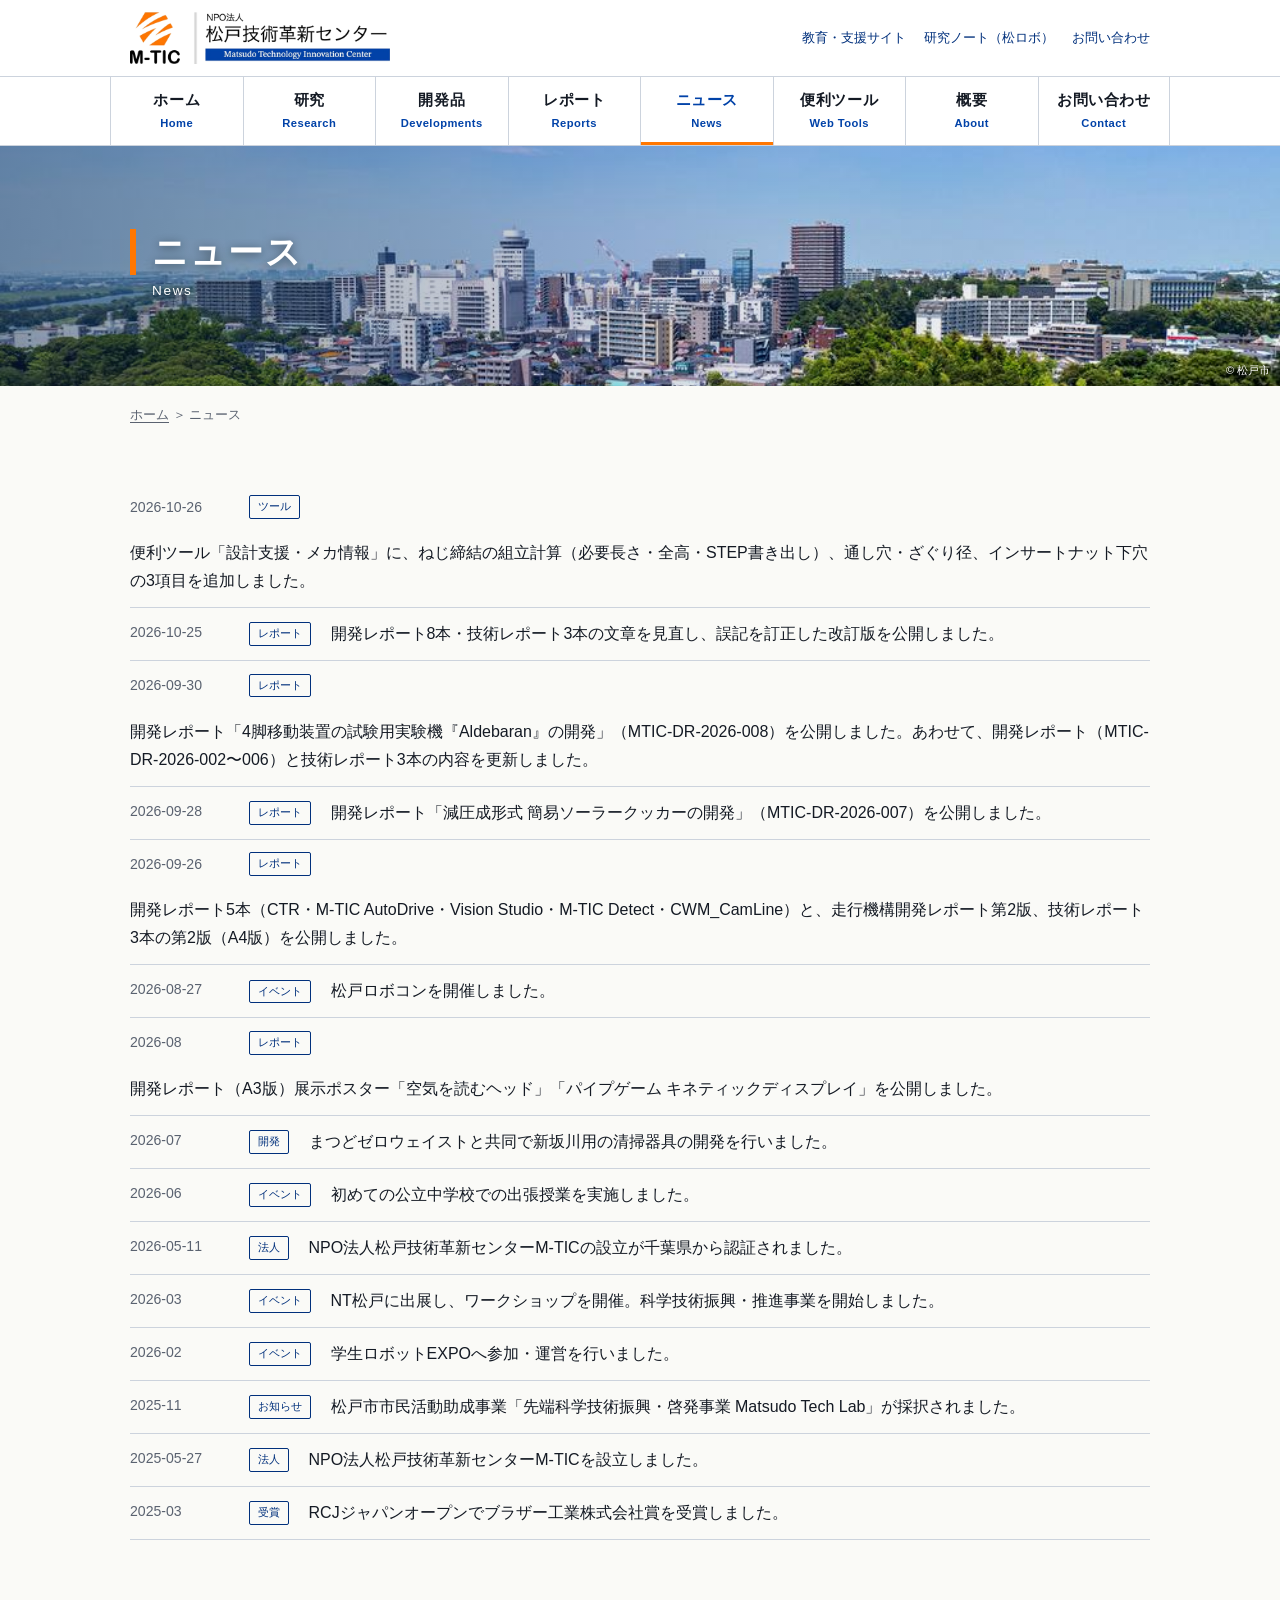
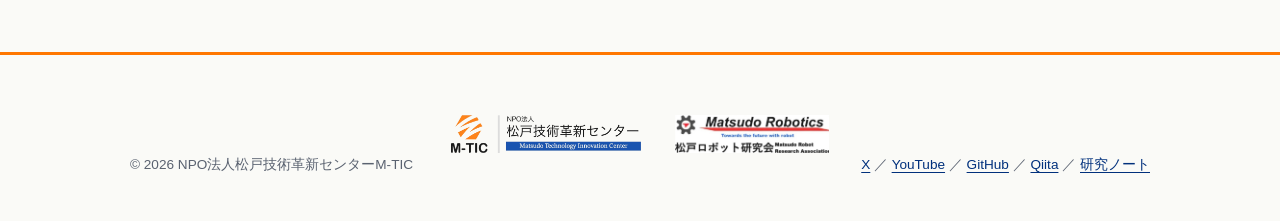
<file: news.html>
<!DOCTYPE html>
<html lang="ja">
<head>
<meta charset="UTF-8">
<meta name="viewport" content="width=device-width, initial-scale=1">
<title>ニュース｜松戸技術革新センター M-TIC</title>
<meta name="description" content="M-TICの開発発表・技術レポート公開・受賞・イベント等のニュース一覧です。">
<link rel="canonical" href="https://matsudo-robotics.github.io/news.html">
<meta property="og:site_name" content="松戸技術革新センター M-TIC">
<meta property="og:title" content="ニュース｜松戸技術革新センター M-TIC">
<meta property="og:description" content="M-TICの開発発表・技術レポート公開・受賞・イベント等のニュース一覧です。">
<meta property="og:type" content="article">
<meta property="og:url" content="https://matsudo-robotics.github.io/news.html">
<meta property="og:locale" content="ja_JP">
<meta property="og:image" content="https://matsudo-robotics.github.io/images/ogp.jpg">
<meta property="og:image:width" content="1200">
<meta property="og:image:height" content="630">
<meta name="twitter:card" content="summary_large_image">
<link rel="stylesheet" href="style.css">
</head>
<body>

<header>
  <div class="hd">
    <a class="brand" href="index.html"><img src="images/logo-mtic-full.png" alt="NPO法人 松戸技術革新センター M-TIC（Matsudo Technology Innovation Center）" width="750" height="150"></a>
    <div class="hd-util">
      <a href="https://matsudorobohome.wordpress.com/" target="_blank" rel="noopener">教育・支援サイト</a>
      <a href="https://matsudorobohome.wordpress.com/matsudo-robot-research-association/" target="_blank" rel="noopener">研究ノート（松ロボ）</a>
      <a href="contact.html">お問い合わせ</a>
    </div>
    <button class="menubtn" aria-expanded="false" aria-controls="mainnav">メニュー</button>
  </div>
  <nav aria-label="主要メニュー" id="mainnav" class="gnav">
    <ul>
        <li><a href="index.html"><b>ホーム</b><small>Home</small></a></li>
        <li><a href="research.html"><b>研究</b><small>Research</small></a></li>
        <li><a href="products.html"><b>開発品</b><small>Developments</small></a></li>
        <li><a href="reports.html"><b>レポート</b><small>Reports</small></a></li>
        <li><a href="news.html" aria-current="page"><b>ニュース</b><small>News</small></a></li>
        <li><a href="tools/"><b>便利ツール</b><small>Web Tools</small></a></li>
        <li><a href="about.html"><b>概要</b><small>About</small></a></li>
        <li><a href="contact.html"><b>お問い合わせ</b><small>Contact</small></a></li>
    </ul>
  </nav>
</header>
<main>
<div class="pagebanner">
  <picture><source media="(max-width:640px)" srcset="images/banner-1000.jpg"><img src="images/banner-2000.jpg" alt="" width="2000" height="400"></picture>
  <div class="pb-title"><h1>ニュース</h1><span>News</span></div>
  <small class="credit">© 松戸市</small>
</div>
<div class="wrap"><p class="crumb"><a href="index.html">ホーム</a> ＞ ニュース</p></div>
<section class="wrap">
  <ul class="news">
    <li><time>2026-10-26</time><span class="tag">ツール</span><span>便利ツール「設計支援・メカ情報」に、ねじ締結の組立計算（必要長さ・全高・STEP書き出し）、通し穴・ざぐり径、インサートナット下穴の3項目を追加しました。</span></li>
    <li><time>2026-10-25</time><span class="tag">レポート</span><span>開発レポート8本・技術レポート3本の文章を見直し、誤記を訂正した改訂版を公開しました。</span></li>
    <li><time>2026-09-30</time><span class="tag">レポート</span><span>開発レポート「4脚移動装置の試験用実験機『Aldebaran』の開発」（MTIC-DR-2026-008）を公開しました。あわせて、開発レポート（MTIC-DR-2026-002〜006）と技術レポート3本の内容を更新しました。</span></li>
    <li><time>2026-09-28</time><span class="tag">レポート</span><span>開発レポート「減圧成形式 簡易ソーラークッカーの開発」（MTIC-DR-2026-007）を公開しました。</span></li>
    <li><time>2026-09-26</time><span class="tag">レポート</span><span>開発レポート5本（CTR・<span class="nw">M-TIC</span> AutoDrive・Vision Studio・<span class="nw">M-TIC</span> Detect・CWM_CamLine）と、走行機構開発レポート第2版、技術レポート3本の第2版（A4版）を公開しました。</span></li>
    <li><time>2026-08-27</time><span class="tag">イベント</span><span>松戸ロボコンを開催しました。</span></li>
    <li><time>2026-08</time><span class="tag">レポート</span><span>開発レポート（A3版）展示ポスター「空気を読むヘッド」「パイプゲーム キネティックディスプレイ」を公開しました。</span></li>
    <li><time>2026-07</time><span class="tag">開発</span><span>まつどゼロウェイストと共同で新坂川用の清掃器具の開発を行いました。</span></li>
    <li><time>2026-06</time><span class="tag">イベント</span><span>初めての公立中学校での出張授業を実施しました。</span></li>
    <li><time>2026-05-11</time><span class="tag">法人</span><span>NPO法人松戸技術革新センター<span class="nw">M-TIC</span>の設立が千葉県から認証されました。</span></li>
    <li><time>2026-03</time><span class="tag">イベント</span><span>NT松戸に出展し、ワークショップを開催。科学技術振興・推進事業を開始しました。</span></li>
    <li><time>2026-02</time><span class="tag">イベント</span><span>学生ロボットEXPOへ参加・運営を行いました。</span></li>
    <li><time>2025-11</time><span class="tag">お知らせ</span><span>松戸市市民活動助成事業「先端科学技術振興・啓発事業 Matsudo Tech Lab」が採択されました。</span></li>
    <li><time>2025-05-27</time><span class="tag">法人</span><span>NPO法人松戸技術革新センター<span class="nw">M-TIC</span>を設立しました。</span></li>
    <li><time>2025-03</time><span class="tag">受賞</span><span>RCJジャパンオープンでブラザー工業株式会社賞を受賞しました。</span></li>
  </ul>
</section>

</main>

<footer>
  <div class="footlogos">
    <img src="images/logo-mtic-full.png" alt="NPO法人松戸技術革新センター M-TIC">
    <img src="images/logo-matsudorobo.png" alt="松戸ロボット研究会 Matsudo Robotics">
  </div>
  <div class="wrap">
    <div>© 2026 NPO法人松戸技術革新センター<span class="nw">M-TIC</span></div>
    <div>
      <a href="https://x.com/Matsudo_Robo">X</a> ／
      <a href="https://m.youtube.com/@Matsudo-Robotics">YouTube</a> ／
      <a href="https://github.com/matsudo-robotics">GitHub</a> ／
      <a href="https://qiita.com/organizations/matsudorobo-org">Qiita</a> ／
      <a href="https://matsudorobohome.wordpress.com/matsudo-robot-research-association/" target="_blank" rel="noopener">研究ノート</a>
    </div>
  </div>
</footer>
<script>
document.addEventListener('DOMContentLoaded', function(){
  var btn = document.querySelector('.menubtn');
  var nav = document.getElementById('mainnav');
  if(btn && nav){
    btn.addEventListener('click', function(){
      var open = nav.classList.toggle('open');
      btn.setAttribute('aria-expanded', open ? 'true' : 'false');
    });
  }
});
</script>
</body>
</html>
</file>
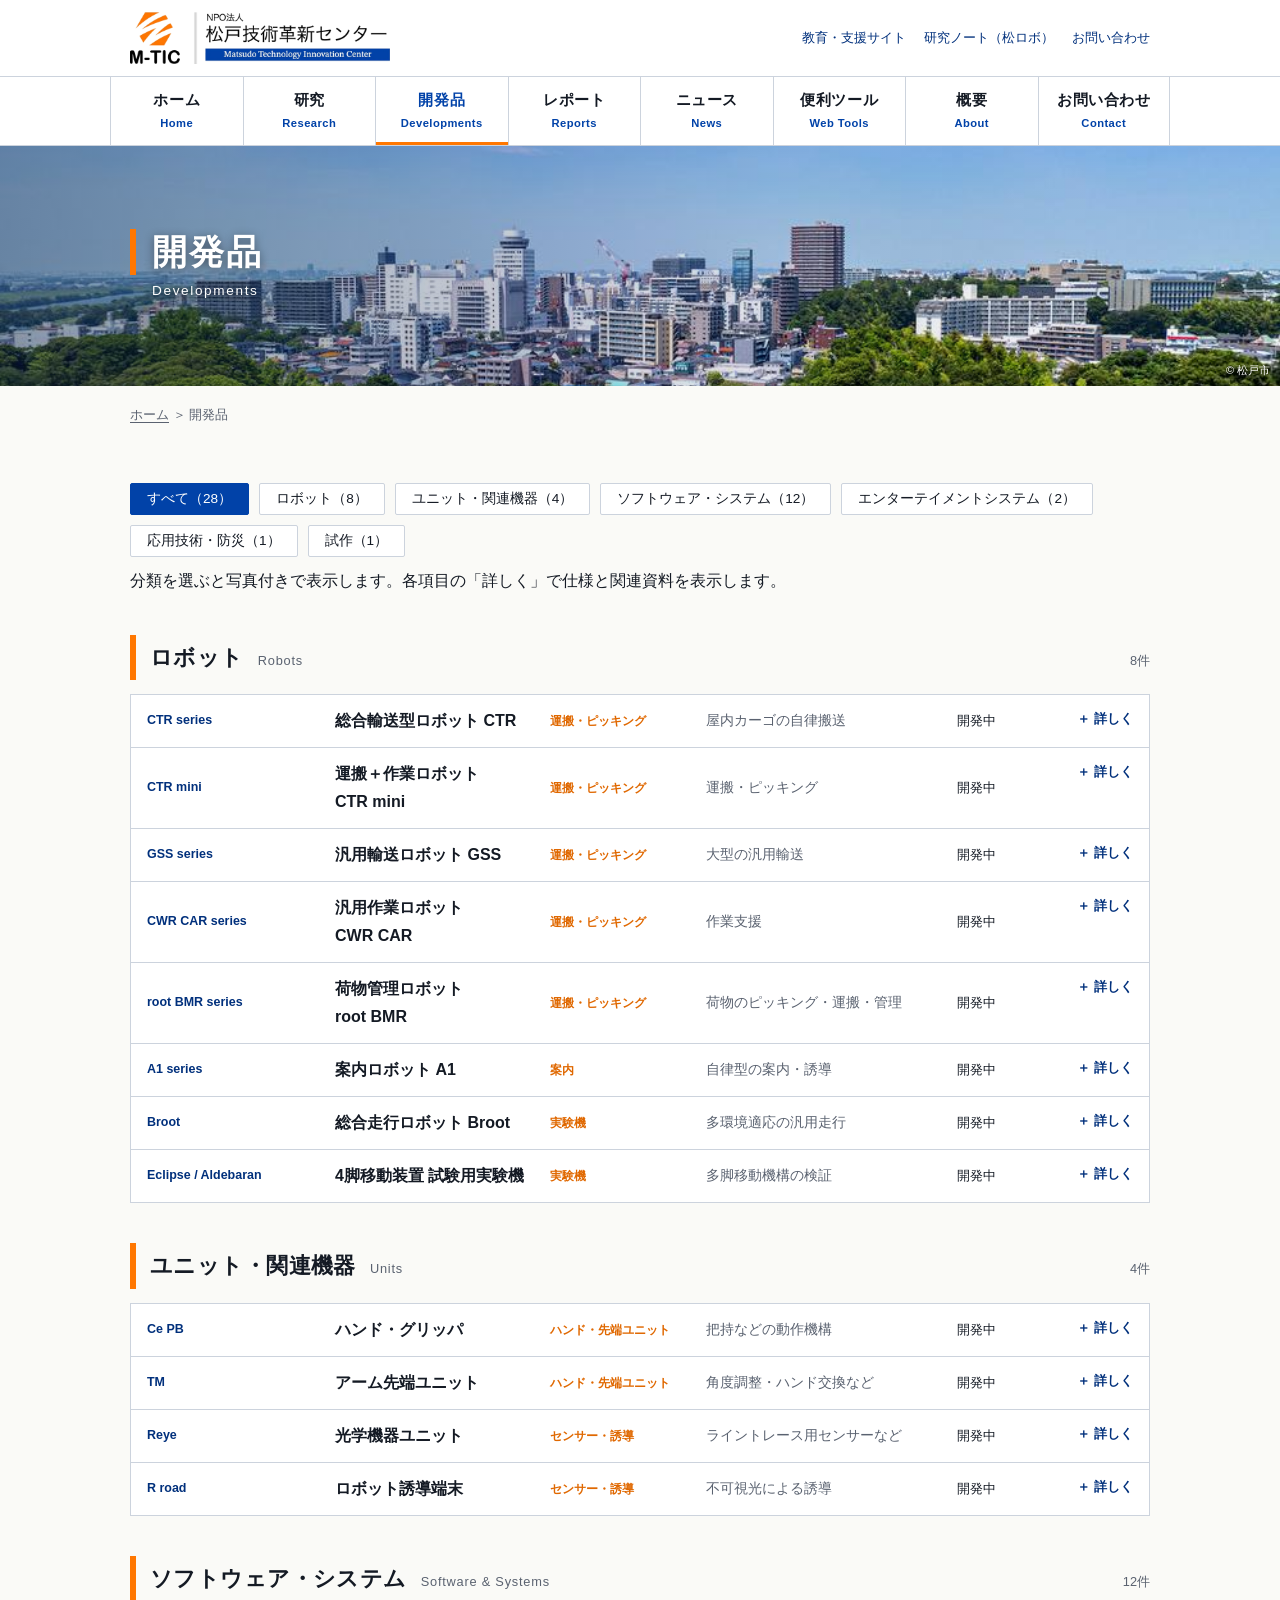
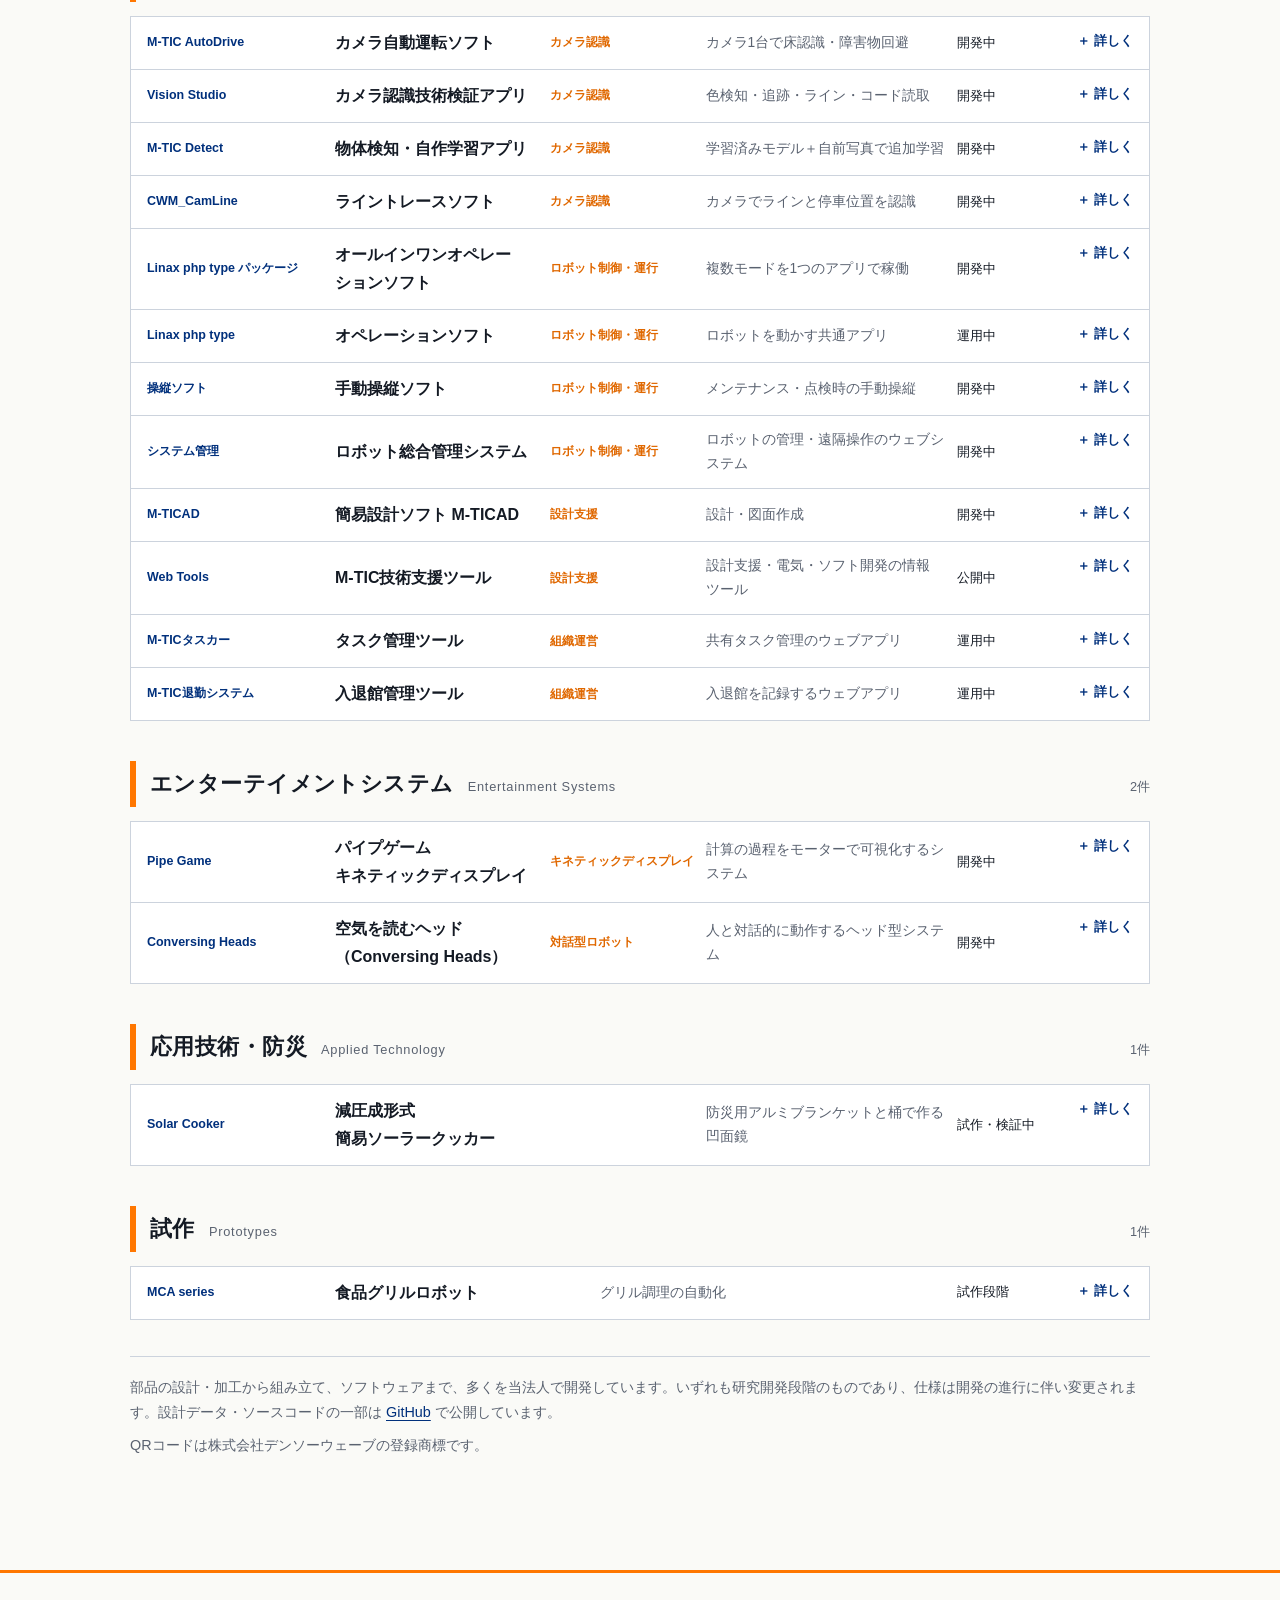
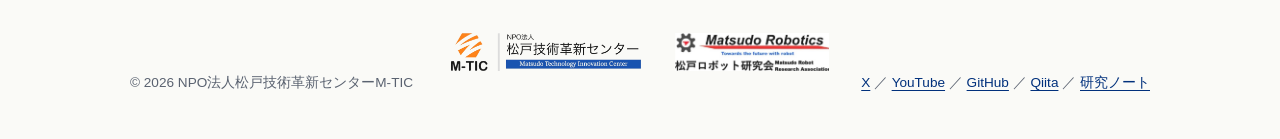
<file: products.html>
<!DOCTYPE html>
<html lang="ja">
<head>
<meta charset="UTF-8">
<meta name="viewport" content="width=device-width, initial-scale=1">
<title>開発品｜松戸技術革新センター M-TIC</title>
<meta name="description" content="M-TICが開発するロボット・ユニット・ソフトウェアの一覧。輸送ロボットCTR、カメラ認識ソフト、軽量CADアプリM-TICADなどを紹介しています。">
<link rel="canonical" href="https://matsudo-robotics.github.io/products.html">
<meta property="og:site_name" content="松戸技術革新センター M-TIC">
<meta property="og:title" content="開発品｜松戸技術革新センター M-TIC">
<meta property="og:description" content="M-TICの開発品一覧。輸送ロボットCTR・GSS、作業ロボットCWR、4脚実験機Eclipse/Aldebaran、案内ロボットA1など、設計から製作まで当法人で開発しています。">
<meta property="og:type" content="article">
<meta property="og:url" content="https://matsudo-robotics.github.io/products.html">
<meta property="og:locale" content="ja_JP">
<meta property="og:image" content="https://matsudo-robotics.github.io/images/ogp.jpg">
<meta property="og:image:width" content="1200">
<meta property="og:image:height" content="630">
<meta name="twitter:card" content="summary_large_image">
<link rel="stylesheet" href="style.css">
</head>
<body>

<header>
  <div class="hd">
    <a class="brand" href="index.html"><img src="images/logo-mtic-full.png" alt="NPO法人 松戸技術革新センター M-TIC（Matsudo Technology Innovation Center）" width="750" height="150"></a>
    <div class="hd-util">
      <a href="https://matsudorobohome.wordpress.com/" target="_blank" rel="noopener">教育・支援サイト</a>
      <a href="https://matsudorobohome.wordpress.com/matsudo-robot-research-association/" target="_blank" rel="noopener">研究ノート（松ロボ）</a>
      <a href="contact.html">お問い合わせ</a>
    </div>
    <button class="menubtn" aria-expanded="false" aria-controls="mainnav">メニュー</button>
  </div>
  <nav aria-label="主要メニュー" id="mainnav" class="gnav">
    <ul>
        <li><a href="index.html"><b>ホーム</b><small>Home</small></a></li>
        <li><a href="research.html"><b>研究</b><small>Research</small></a></li>
        <li><a href="products.html" aria-current="page"><b>開発品</b><small>Developments</small></a></li>
        <li><a href="reports.html"><b>レポート</b><small>Reports</small></a></li>
        <li><a href="news.html"><b>ニュース</b><small>News</small></a></li>
        <li><a href="tools/"><b>便利ツール</b><small>Web Tools</small></a></li>
        <li><a href="about.html"><b>概要</b><small>About</small></a></li>
        <li><a href="contact.html"><b>お問い合わせ</b><small>Contact</small></a></li>
    </ul>
  </nav>
</header>
<main>
<div class="pagebanner">
  <picture><source media="(max-width:640px)" srcset="images/banner-1000.jpg"><img src="images/banner-2000.jpg" alt="" width="2000" height="400"></picture>
  <div class="pb-title"><h1>開発品</h1><span>Developments</span></div>
  <small class="credit">© 松戸市</small>
</div>
<div class="wrap"><p class="crumb"><a href="index.html">ホーム</a> ＞ 開発品</p></div>
<section class="wrap products-page mode-all" id="plist">
  <div class="chips" role="group" aria-label="分類で絞り込み"><button class="chip" aria-pressed="true" data-group="all">すべて（28）</button><button class="chip" aria-pressed="false" data-group="robot">ロボット（8）</button><button class="chip" aria-pressed="false" data-group="unit">ユニット・関連機器（4）</button><button class="chip" aria-pressed="false" data-group="soft">ソフトウェア・システム（12）</button><button class="chip" aria-pressed="false" data-group="ent">エンターテイメントシステム（2）</button><button class="chip" aria-pressed="false" data-group="applied">応用技術・防災（1）</button><button class="chip" aria-pressed="false" data-group="proto">試作（1）</button></div>
  <p class="it-hint">分類を選ぶと写真付きで表示します。各項目の「詳しく」で仕様と関連資料を表示します。</p>
  <section class="pgroup" id="g-robot" data-group="robot">
    <div class="pg-head"><h2>ロボット</h2><span class="pg-en">Robots</span><span class="pg-count">8件</span></div>
    <div class="subchips" role="group" aria-label="ロボットの分類"><button class="schip" aria-pressed="true" data-sub="all">すべて（8）</button><button class="schip" aria-pressed="false" data-sub="transport">運搬・ピッキング（5）</button><button class="schip" aria-pressed="false" data-sub="guide">案内（1）</button><button class="schip" aria-pressed="false" data-sub="experiment">実験機（2）</button></div>
    <div class="plist">
      <article class="item" data-sub="transport">
        <div class="it-ph"><img src="images/products/ctr.jpg" alt="総合輸送型ロボット CTR" loading="lazy"></div>
        <div class="it-main"><p class="it-model">CTR series</p><h3 class="it-name">総合輸送型ロボット CTR</h3><p class="it-sub">運搬・ピッキング</p><p class="it-sum">屋内カーゴの自律搬送</p><p class="it-st">開発中</p></div>
        <details class="it-more"><summary>詳しく</summary><div class="more-body"><div class="more-ph"><img src="images/products/ctr.jpg" alt="総合輸送型ロボット CTR" loading="lazy"></div><div class="more-info"><table class="spec"><tr><th>用途</th><td>屋内カーゴの自律搬送</td></tr><tr><th>特徴</th><td>前輪駆動・後輪オムニホイールの走行機構、4つの運転モードを持つ運行管理システム</td></tr><tr><th>出展</th><td>技育展・技育博（2024）、NT松戸（2025）</td></tr></table><ul class="it-links"><li><a href="reports.html#MTIC-DR-2026-002">レポートを見る（MTIC-DR-2026-002）</a></li><li><a href="reports.html#MTIC-DR-2026-001">レポートを見る（MTIC-DR-2026-001）</a></li></ul></div></div></details>
      </article>
      <article class="item" data-sub="transport">
        <div class="it-ph noimg"><span>CTR mini</span></div>
        <div class="it-main"><p class="it-model">CTR mini</p><h3 class="it-name">運搬＋作業ロボット CTR mini</h3><p class="it-sub">運搬・ピッキング</p><p class="it-sum">運搬・ピッキング</p><p class="it-st">開発中</p></div>
        <details class="it-more"><summary>詳しく</summary><div class="more-body"><div class="more-info"><table class="spec"><tr><th>用途</th><td>運搬・ピッキング</td></tr><tr><th>特徴</th><td>ユニット付け替えで形を変えるユニット構成型（BMR後継）</td></tr></table></div></div></details>
      </article>
      <article class="item" data-sub="transport">
        <div class="it-ph"><img src="images/products/gss.jpg" alt="汎用輸送ロボット GSS" loading="lazy"></div>
        <div class="it-main"><p class="it-model">GSS series</p><h3 class="it-name">汎用輸送ロボット GSS</h3><p class="it-sub">運搬・ピッキング</p><p class="it-sum">大型の汎用輸送</p><p class="it-st">開発中</p></div>
        <details class="it-more"><summary>詳しく</summary><div class="more-body"><div class="more-ph"><img src="images/products/gss.jpg" alt="汎用輸送ロボット GSS" loading="lazy"></div><div class="more-info"><table class="spec"><tr><th>用途</th><td>大型の汎用輸送</td></tr></table></div></div></details>
      </article>
      <article class="item" data-sub="transport">
        <div class="it-ph"><img src="images/products/cwr-car.jpg" alt="汎用作業ロボット CWR CAR" loading="lazy"></div>
        <div class="it-main"><p class="it-model">CWR CAR series</p><h3 class="it-name">汎用作業ロボット CWR CAR</h3><p class="it-sub">運搬・ピッキング</p><p class="it-sum">作業支援</p><p class="it-st">開発中</p></div>
        <details class="it-more"><summary>詳しく</summary><div class="more-body"><div class="more-ph"><img src="images/products/cwr-car.jpg" alt="汎用作業ロボット CWR CAR" loading="lazy"></div><div class="more-info"><table class="spec"><tr><th>用途</th><td>作業支援</td></tr><tr><th>特徴</th><td>垂直多関節アーム搭載・自動走行</td></tr></table></div></div></details>
      </article>
      <article class="item" data-sub="transport">
        <div class="it-ph"><img src="images/products/root-bmr.jpg" alt="荷物管理ロボット root BMR" loading="lazy"></div>
        <div class="it-main"><p class="it-model">root BMR series</p><h3 class="it-name">荷物管理ロボット root BMR</h3><p class="it-sub">運搬・ピッキング</p><p class="it-sum">荷物のピッキング・運搬・管理</p><p class="it-st">開発中</p></div>
        <details class="it-more"><summary>詳しく</summary><div class="more-body"><div class="more-ph"><img src="images/products/root-bmr.jpg" alt="荷物管理ロボット root BMR" loading="lazy"></div><div class="more-info"><table class="spec"><tr><th>用途</th><td>荷物のピッキング・運搬・管理・輸送</td></tr><tr><th>特徴</th><td>小型走行・運搬ロボット</td></tr></table></div></div></details>
      </article>
      <article class="item" data-sub="guide">
        <div class="it-ph"><img src="images/products/a1.jpg" alt="案内ロボット A1" loading="lazy"></div>
        <div class="it-main"><p class="it-model">A1 series</p><h3 class="it-name">案内ロボット A1</h3><p class="it-sub">案内</p><p class="it-sum">自律型の案内・誘導</p><p class="it-st">開発中</p></div>
        <details class="it-more"><summary>詳しく</summary><div class="more-body"><div class="more-ph"><img src="images/products/a1.jpg" alt="案内ロボット A1" loading="lazy"></div><div class="more-info"><table class="spec"><tr><th>用途</th><td>自律型の案内・誘導</td></tr><tr><th>特徴</th><td>大型LCD・誘導アーム・音声ガイド搭載、スマートフォンから投影可能</td></tr></table></div></div></details>
      </article>
      <article class="item" data-sub="experiment">
        <div class="it-ph"><img src="images/products/broot.jpg" alt="総合走行ロボット Broot" loading="lazy"></div>
        <div class="it-main"><p class="it-model">Broot</p><h3 class="it-name">総合走行ロボット Broot</h3><p class="it-sub">実験機</p><p class="it-sum">多環境適応の汎用走行</p><p class="it-st">開発中</p></div>
        <details class="it-more"><summary>詳しく</summary><div class="more-body"><div class="more-ph"><img src="images/products/broot.jpg" alt="総合走行ロボット Broot" loading="lazy"></div><div class="more-info"><table class="spec"><tr><th>用途</th><td>多環境適応の汎用走行</td></tr></table></div></div></details>
      </article>
      <article class="item" data-sub="experiment">
        <div class="it-ph"><img src="images/products/aldebaran.jpg" alt="4脚移動装置 試験用実験機" loading="lazy"></div>
        <div class="it-main"><p class="it-model">Eclipse / Aldebaran</p><h3 class="it-name">4脚移動装置 試験用実験機</h3><p class="it-sub">実験機</p><p class="it-sum">多脚移動機構の検証</p><p class="it-st">開発中</p></div>
        <details class="it-more"><summary>詳しく</summary><div class="more-body"><div class="more-ph"><img src="images/products/aldebaran.jpg" alt="4脚移動装置 試験用実験機" loading="lazy"></div><div class="more-info"><table class="spec"><tr><th>概要</th><td>1本の脚をサーボ2個で動かす自由度2の構成で、4脚で合計8個のサーボを ESP32 からサーボドライバ経由で制御する小型の歩行実験機。スマートフォンなどのブラウザから操作する。部品代は1万円以下（概算）</td></tr><tr><th>研究担当</th><td>戸松 煌太</td></tr></table><ul class="it-links"><li><a href="reports.html#MTIC-DR-2026-008">レポートを見る（MTIC-DR-2026-008）</a></li></ul></div></div></details>
      </article>
    </div>
  </section>
  <section class="pgroup" id="g-unit" data-group="unit">
    <div class="pg-head"><h2>ユニット・関連機器</h2><span class="pg-en">Units</span><span class="pg-count">4件</span></div>
    <div class="subchips" role="group" aria-label="ユニット・関連機器の分類"><button class="schip" aria-pressed="true" data-sub="all">すべて（4）</button><button class="schip" aria-pressed="false" data-sub="tool">ハンド・先端ユニット（2）</button><button class="schip" aria-pressed="false" data-sub="sensor">センサー・誘導（2）</button></div>
    <div class="plist">
      <article class="item" data-sub="tool">
        <div class="it-ph"><img src="images/products/ce-pb.jpg" alt="ハンド・グリッパ" loading="lazy"></div>
        <div class="it-main"><p class="it-model">Ce PB</p><h3 class="it-name">ハンド・グリッパ</h3><p class="it-sub">ハンド・先端ユニット</p><p class="it-sum">把持などの動作機構</p><p class="it-st">開発中</p></div>
        <details class="it-more"><summary>詳しく</summary><div class="more-body"><div class="more-ph"><img src="images/products/ce-pb.jpg" alt="ハンド・グリッパ" loading="lazy"></div><div class="more-info"><table class="spec"><tr><th>種別</th><td>ハンド・グリッパ</td></tr><tr><th>概要</th><td>把持などの動作機構</td></tr></table><ul class="it-links"><li><a href="https://matsudorobohome.wordpress.com/series-cc001/" target="_blank" rel="noopener">詳細</a></li></ul></div></div></details>
      </article>
      <article class="item" data-sub="tool">
        <div class="it-ph"><img src="images/products/tm.jpg" alt="アーム先端ユニット" loading="lazy"></div>
        <div class="it-main"><p class="it-model">TM</p><h3 class="it-name">アーム先端ユニット</h3><p class="it-sub">ハンド・先端ユニット</p><p class="it-sum">角度調整・ハンド交換など</p><p class="it-st">開発中</p></div>
        <details class="it-more"><summary>詳しく</summary><div class="more-body"><div class="more-ph"><img src="images/products/tm.jpg" alt="アーム先端ユニット" loading="lazy"></div><div class="more-info"><table class="spec"><tr><th>種別</th><td>アーム先端ユニット</td></tr><tr><th>概要</th><td>角度調整・ハンド交換ロータリー・先端動作工具・一点照明など</td></tr></table><ul class="it-links"><li><a href="https://matsudorobohome.wordpress.com/tm-series/" target="_blank" rel="noopener">詳細</a></li></ul></div></div></details>
      </article>
      <article class="item" data-sub="sensor">
        <div class="it-ph"><img src="images/products/reye.jpg" alt="光学機器ユニット" loading="lazy"></div>
        <div class="it-main"><p class="it-model">Reye</p><h3 class="it-name">光学機器ユニット</h3><p class="it-sub">センサー・誘導</p><p class="it-sum">ライントレース用センサーなど</p><p class="it-st">開発中</p></div>
        <details class="it-more"><summary>詳しく</summary><div class="more-body"><div class="more-ph"><img src="images/products/reye.jpg" alt="光学機器ユニット" loading="lazy"></div><div class="more-info"><table class="spec"><tr><th>種別</th><td>光学機器ユニット</td></tr><tr><th>概要</th><td>ライントレース用IRセンサー・光感度センサーなど</td></tr></table><ul class="it-links"><li><a href="https://matsudorobohome.wordpress.com/reye-series/" target="_blank" rel="noopener">詳細</a></li></ul></div></div></details>
      </article>
      <article class="item" data-sub="sensor">
        <div class="it-ph"><img src="images/products/r-road.jpg" alt="ロボット誘導端末" loading="lazy"></div>
        <div class="it-main"><p class="it-model">R road</p><h3 class="it-name">ロボット誘導端末</h3><p class="it-sub">センサー・誘導</p><p class="it-sum">不可視光による誘導</p><p class="it-st">開発中</p></div>
        <details class="it-more"><summary>詳しく</summary><div class="more-body"><div class="more-ph"><img src="images/products/r-road.jpg" alt="ロボット誘導端末" loading="lazy"></div><div class="more-info"><table class="spec"><tr><th>種別</th><td>ロボット誘導端末</td></tr><tr><th>概要</th><td>不可視光を用いたロボット誘導</td></tr></table><ul class="it-links"><li><a href="https://matsudorobohome.wordpress.com/r-road-series/" target="_blank" rel="noopener">詳細</a></li></ul></div></div></details>
      </article>
    </div>
  </section>
  <section class="pgroup" id="g-soft" data-group="soft">
    <div class="pg-head"><h2>ソフトウェア・システム</h2><span class="pg-en">Software & Systems</span><span class="pg-count">12件</span></div>
    <div class="subchips" role="group" aria-label="ソフトウェア・システムの分類"><button class="schip" aria-pressed="true" data-sub="all">すべて（12）</button><button class="schip" aria-pressed="false" data-sub="vision">カメラ認識（4）</button><button class="schip" aria-pressed="false" data-sub="control">ロボット制御・運行（4）</button><button class="schip" aria-pressed="false" data-sub="design">設計支援（2）</button><button class="schip" aria-pressed="false" data-sub="org">組織運営（2）</button></div>
    <div class="plist">
      <article class="item" data-sub="vision">
        <div class="it-ph"><img src="images/products/autodrive.jpg" alt="カメラ自動運転ソフト" loading="lazy"></div>
        <div class="it-main"><p class="it-model">M-TIC AutoDrive</p><h3 class="it-name">カメラ自動運転ソフト</h3><p class="it-sub">カメラ認識</p><p class="it-sum">カメラ1台で床認識・障害物回避</p><p class="it-st">開発中</p></div>
        <details class="it-more"><summary>詳しく</summary><div class="more-body"><div class="more-ph"><img src="images/products/autodrive.jpg" alt="カメラ自動運転ソフト" loading="lazy"></div><div class="more-info"><table class="spec"><tr><th>概要</th><td>USBカメラ1台の映像で床を認識し、障害物を避けながら目標マーカーへ向かう制御ソフト</td></tr><tr><th>実行環境</th><td>Raspberry Pi 4B（完全オフライン）</td></tr></table><ul class="it-links"><li><a href="reports.html#MTIC-DR-2026-003">レポートを見る（MTIC-DR-2026-003）</a></li></ul></div></div></details>
      </article>
      <article class="item" data-sub="vision">
        <div class="it-ph"><img src="images/products/visionstudio.jpg" alt="カメラ認識技術検証アプリ" loading="lazy"></div>
        <div class="it-main"><p class="it-model">Vision Studio</p><h3 class="it-name">カメラ認識技術検証アプリ</h3><p class="it-sub">カメラ認識</p><p class="it-sum">色検知・追跡・ライン・コード読取</p><p class="it-st">開発中</p></div>
        <details class="it-more"><summary>詳しく</summary><div class="more-body"><div class="more-ph"><img src="images/products/visionstudio.jpg" alt="カメラ認識技術検証アプリ" loading="lazy"></div><div class="more-info"><table class="spec"><tr><th>概要</th><td>色検知・物体追跡・ライントレース・アーム接近・QR／バーコード読取の5モードを1つの画面で切り替えるアプリ</td></tr><tr><th>実行環境</th><td>Raspberry Pi 4B</td></tr></table><ul class="it-links"><li><a href="reports.html#MTIC-DR-2026-004">レポートを見る（MTIC-DR-2026-004）</a></li></ul></div></div></details>
      </article>
      <article class="item" data-sub="vision">
        <div class="it-ph"><img src="images/products/detect.jpg" alt="物体検知・自作学習アプリ" loading="lazy"></div>
        <div class="it-main"><p class="it-model">M-TIC Detect</p><h3 class="it-name">物体検知・自作学習アプリ</h3><p class="it-sub">カメラ認識</p><p class="it-sum">学習済みモデル＋自前写真で追加学習</p><p class="it-st">開発中</p></div>
        <details class="it-more"><summary>詳しく</summary><div class="more-body"><div class="more-ph"><img src="images/products/detect.jpg" alt="物体検知・自作学習アプリ" loading="lazy"></div><div class="more-info"><table class="spec"><tr><th>概要</th><td>学習済みモデルで物体を検知し、画面から写真を撮って追加学習できるアプリ</td></tr><tr><th>実行環境</th><td>Raspberry Pi 4B</td></tr></table><ul class="it-links"><li><a href="reports.html#MTIC-DR-2026-005">レポートを見る（MTIC-DR-2026-005）</a></li></ul></div></div></details>
      </article>
      <article class="item" data-sub="vision">
        <div class="it-ph"><img src="images/products/camline.jpg" alt="ライントレースソフト" loading="lazy"></div>
        <div class="it-main"><p class="it-model">CWM_CamLine</p><h3 class="it-name">ライントレースソフト</h3><p class="it-sub">カメラ認識</p><p class="it-sum">カメラでラインと停車位置を認識</p><p class="it-st">開発中</p></div>
        <details class="it-more"><summary>詳しく</summary><div class="more-body"><div class="more-ph"><img src="images/products/camline.jpg" alt="ライントレースソフト" loading="lazy"></div><div class="more-info"><table class="spec"><tr><th>概要</th><td>カメラの映像で床のラインと赤マーカーを認識し、既存の赤外線センサーと同じ形式で出力するソフト</td></tr><tr><th>実行環境</th><td>Raspberry Pi 4B</td></tr></table><ul class="it-links"><li><a href="reports.html#MTIC-DR-2026-006">レポートを見る（MTIC-DR-2026-006）</a></li></ul></div></div></details>
      </article>
      <article class="item" data-sub="control">
        <div class="it-ph"><img src="images/products/linax-package.jpg" alt="オールインワンオペレーションソフト" loading="lazy"></div>
        <div class="it-main"><p class="it-model">Linax php type パッケージ</p><h3 class="it-name">オールインワンオペレーションソフト</h3><p class="it-sub">ロボット制御・運行</p><p class="it-sum">複数モードを1つのアプリで稼働</p><p class="it-st">開発中</p></div>
        <details class="it-more"><summary>詳しく</summary><div class="more-body"><div class="more-ph"><img src="images/products/linax-package.jpg" alt="オールインワンオペレーションソフト" loading="lazy"></div><div class="more-info"><table class="spec"><tr><th>概要</th><td>Pythonでロボットを動かす基本アプリケーション。モードごとに独立していたアプリケーションを一つで稼働できるようにした</td></tr><tr><th>製作</th><td>大城 公平</td></tr></table><ul class="it-links"><li><a href="https://matsudorobohome.wordpress.com/%e3%82%a2%e3%83%97%e3%83%aa%e4%b8%80%e8%a6%a7/" target="_blank" rel="noopener">アプリ一覧</a></li></ul></div></div></details>
      </article>
      <article class="item" data-sub="control">
        <div class="it-ph"><img src="images/products/linax.jpg" alt="オペレーションソフト" loading="lazy"></div>
        <div class="it-main"><p class="it-model">Linax php type</p><h3 class="it-name">オペレーションソフト</h3><p class="it-sub">ロボット制御・運行</p><p class="it-sum">ロボットを動かす共通アプリ</p><p class="it-st">運用中</p></div>
        <details class="it-more"><summary>詳しく</summary><div class="more-body"><div class="more-ph"><img src="images/products/linax.jpg" alt="オペレーションソフト" loading="lazy"></div><div class="more-info"><table class="spec"><tr><th>概要</th><td>Pythonでロボットを動かす専用の基本アプリケーション</td></tr><tr><th>搭載</th><td>CTR・CWR・GSSなど</td></tr></table><ul class="it-links"><li><a href="https://matsudorobohome.wordpress.com/%e3%82%aa%e3%83%9a%e3%83%ac%e3%83%bc%e3%82%b7%e3%83%a7%e3%83%b3%e3%82%bd%e3%83%95%e3%83%88p/" target="_blank" rel="noopener">共通アプリケーションについて</a></li></ul></div></div></details>
      </article>
      <article class="item" data-sub="control">
        <div class="it-ph noimg"><span>操縦ソフト</span></div>
        <div class="it-main"><p class="it-model">操縦ソフト</p><h3 class="it-name">手動操縦ソフト</h3><p class="it-sub">ロボット制御・運行</p><p class="it-sum">メンテナンス・点検時の手動操縦</p><p class="it-st">開発中</p></div>
        <details class="it-more"><summary>詳しく</summary><div class="more-body"><div class="more-info"><table class="spec"><tr><th>概要</th><td>メンテナンス・点検時に使用する手動操縦ソフト</td></tr></table><ul class="it-links"><li><a href="https://matsudorobohome.wordpress.com/%e6%93%8d%e7%b8%a6%e3%82%b7%e3%82%b9%e3%83%86%e3%83%a0/" target="_blank" rel="noopener">操縦アプリケーションについて</a></li></ul></div></div></details>
      </article>
      <article class="item" data-sub="control">
        <div class="it-ph"><img src="images/products/robot-management.jpg" alt="ロボット総合管理システム" loading="lazy"></div>
        <div class="it-main"><p class="it-model">システム管理</p><h3 class="it-name">ロボット総合管理システム</h3><p class="it-sub">ロボット制御・運行</p><p class="it-sum">ロボットの管理・遠隔操作のウェブシステム</p><p class="it-st">開発中</p></div>
        <details class="it-more"><summary>詳しく</summary><div class="more-body"><div class="more-ph"><img src="images/products/robot-management.jpg" alt="ロボット総合管理システム" loading="lazy"></div><div class="more-info"><table class="spec"><tr><th>概要</th><td>ロボットを管理・制御するウェブシステム。機体モニタリング、遠隔操作パネル、2次元コードの生成などに取り組んでいます</td></tr></table><ul class="it-links"><li><a href="https://matsudorobohome.wordpress.com/%e3%82%b7%e3%82%b9%e3%83%86%e3%83%a0%e7%ae%a1%e7%90%86/" target="_blank" rel="noopener">詳細</a></li></ul></div></div></details>
      </article>
      <article class="item" data-sub="design">
        <div class="it-ph"><img src="images/products/mticad.png" alt="簡易設計ソフト M-TICAD" loading="lazy"></div>
        <div class="it-main"><p class="it-model">M-TICAD</p><h3 class="it-name">簡易設計ソフト M-TICAD</h3><p class="it-sub">設計支援</p><p class="it-sum">設計・図面作成</p><p class="it-st">開発中</p></div>
        <details class="it-more"><summary>詳しく</summary><div class="more-body"><div class="more-ph"><img src="images/products/mticad.png" alt="簡易設計ソフト M-TICAD" loading="lazy"></div><div class="more-info"><table class="spec"><tr><th>概要</th><td>ブラウザで動く簡易設計ソフト。簡単な機械設計・エレキ設計と図面作成ができる</td></tr><tr><th>動作</th><td>ブラウザで動作し、インストール不要</td></tr><tr><th>用途</th><td>CAD体験セミナーでの利用を想定</td></tr></table><ul class="it-links"><li><a href="https://matsudorobohome.wordpress.com/m-ticad/" target="_blank" rel="noopener">紹介ページ</a></li></ul></div></div></details>
      </article>
      <article class="item" data-sub="design">
        <div class="it-ph"><img src="images/products/webtools.jpg" alt="M-TIC技術支援ツール" loading="lazy"></div>
        <div class="it-main"><p class="it-model">Web Tools</p><h3 class="it-name">M-TIC技術支援ツール</h3><p class="it-sub">設計支援</p><p class="it-sum">設計支援・電気・ソフト開発の情報ツール</p><p class="it-st">公開中</p></div>
        <details class="it-more"><summary>詳しく</summary><div class="more-body"><div class="more-ph"><img src="images/products/webtools.jpg" alt="M-TIC技術支援ツール" loading="lazy"></div><div class="more-info"><table class="spec"><tr><th>概要</th><td>ねじ・軸受などの機械要素、電気設計の計算、ソフト開発の資料をまとめたウェブツール3種</td></tr><tr><th>利用</th><td>このサイトで公開中（無料）</td></tr></table><ul class="it-links"><li><a href="tools/">ツールを開く</a></li></ul></div></div></details>
      </article>
      <article class="item" data-sub="org">
        <div class="it-ph"><img src="images/products/tasker.jpg" alt="タスク管理ツール" loading="lazy"></div>
        <div class="it-main"><p class="it-model">M-TICタスカー</p><h3 class="it-name">タスク管理ツール</h3><p class="it-sub">組織運営</p><p class="it-sum">共有タスク管理のウェブアプリ</p><p class="it-st">運用中</p></div>
        <details class="it-more"><summary>詳しく</summary><div class="more-body"><div class="more-ph"><img src="images/products/tasker.jpg" alt="タスク管理ツール" loading="lazy"></div><div class="more-info"><table class="spec"><tr><th>種別</th><td>ウェブアプリ</td></tr><tr><th>概要</th><td>メンバーで共有して使うタスク管理ツール</td></tr></table><ul class="it-links"><li><a href="https://matsudorobohome.wordpress.com/%e6%b1%8e%e7%94%a8%e3%82%a2%e3%83%97%e3%83%aa%e3%82%b1%e3%83%bc%e3%82%b7%e3%83%a7%e3%83%b3/" target="_blank" rel="noopener">詳細</a></li></ul></div></div></details>
      </article>
      <article class="item" data-sub="org">
        <div class="it-ph"><img src="images/products/taikin.jpg" alt="入退館管理ツール" loading="lazy"></div>
        <div class="it-main"><p class="it-model">M-TIC退勤システム</p><h3 class="it-name">入退館管理ツール</h3><p class="it-sub">組織運営</p><p class="it-sum">入退館を記録するウェブアプリ</p><p class="it-st">運用中</p></div>
        <details class="it-more"><summary>詳しく</summary><div class="more-body"><div class="more-ph"><img src="images/products/taikin.jpg" alt="入退館管理ツール" loading="lazy"></div><div class="more-info"><table class="spec"><tr><th>種別</th><td>ウェブアプリ</td></tr><tr><th>概要</th><td>事務所の入退館を管理するツール</td></tr></table><ul class="it-links"><li><a href="https://matsudorobohome.wordpress.com/%e6%b1%8e%e7%94%a8%e3%82%a2%e3%83%97%e3%83%aa%e3%82%b1%e3%83%bc%e3%82%b7%e3%83%a7%e3%83%b3/" target="_blank" rel="noopener">詳細</a></li></ul></div></div></details>
      </article>
    </div>
  </section>
  <section class="pgroup" id="g-ent" data-group="ent">
    <div class="pg-head"><h2>エンターテイメントシステム</h2><span class="pg-en">Entertainment Systems</span><span class="pg-count">2件</span></div>
    <div class="subchips" role="group" aria-label="エンターテイメントシステムの分類"><button class="schip" aria-pressed="true" data-sub="all">すべて（2）</button><button class="schip" aria-pressed="false" data-sub="kinetic">キネティックディスプレイ（1）</button><button class="schip" aria-pressed="false" data-sub="interactive">対話型ロボット（1）</button></div>
    <div class="plist">
      <article class="item" data-sub="kinetic">
        <div class="it-ph"><img src="images/pipe-game.jpg" alt="パイプゲーム キネティックディスプレイ" loading="lazy"></div>
        <div class="it-main"><p class="it-model">Pipe Game</p><h3 class="it-name">パイプゲーム キネティックディスプレイ</h3><p class="it-sub">キネティックディスプレイ</p><p class="it-sum">計算の過程をモーターで可視化するシステム</p><p class="it-st">開発中</p></div>
        <details class="it-more"><summary>詳しく</summary><div class="more-body"><div class="more-ph"><img src="images/pipe-game.jpg" alt="パイプゲーム キネティックディスプレイ" loading="lazy"></div><div class="more-info"><table class="spec"><tr><th>概要</th><td>8×8のパズルボードをモーターで駆動し、コンピュータがパイプゲームを解く様子を物理的に観察できるキネティックディスプレイ</td></tr><tr><th>研究担当</th><td>HAWLEY David</td></tr></table><ul class="it-links"><li><a href="reports.html#poster-pipe-game">展示ポスターを見る</a></li></ul></div></div></details>
      </article>
      <article class="item" data-sub="interactive">
        <div class="it-ph"><img src="images/conversing-heads.jpg" alt="空気を読むヘッド（Conversing Heads）" loading="lazy"></div>
        <div class="it-main"><p class="it-model">Conversing Heads</p><h3 class="it-name">空気を読むヘッド（Conversing Heads）</h3><p class="it-sub">対話型ロボット</p><p class="it-sum">人と対話的に動作するヘッド型システム</p><p class="it-st">開発中</p></div>
        <details class="it-more"><summary>詳しく</summary><div class="more-body"><div class="more-ph"><img src="images/conversing-heads.jpg" alt="空気を読むヘッド（Conversing Heads）" loading="lazy"></div><div class="more-info"><table class="spec"><tr><th>概要</th><td>人と対話的に動作するヘッド型のインタラクティブロボットシステム</td></tr><tr><th>研究担当</th><td>HAWLEY David</td></tr></table><ul class="it-links"><li><a href="reports.html#poster-conversing-heads">展示ポスターを見る</a></li></ul></div></div></details>
      </article>
    </div>
  </section>
  <section class="pgroup" id="g-applied" data-group="applied">
    <div class="pg-head"><h2>応用技術・防災</h2><span class="pg-en">Applied Technology</span><span class="pg-count">1件</span></div>
    
    <div class="plist">
      <article class="item" data-sub="">
        <div class="it-ph"><img src="images/solar-cooker.jpg" alt="減圧成形式 簡易ソーラークッカー" loading="lazy"></div>
        <div class="it-main"><p class="it-model">Solar Cooker</p><h3 class="it-name">減圧成形式 簡易ソーラークッカー</h3><p class="it-sub"></p><p class="it-sum">防災用アルミブランケットと桶で作る凹面鏡</p><p class="it-st">試作・検証中</p></div>
        <details class="it-more"><summary>詳しく</summary><div class="more-body"><div class="more-ph"><img src="images/solar-cooker.jpg" alt="減圧成形式 簡易ソーラークッカー" loading="lazy"></div><div class="more-info"><table class="spec"><tr><th>概要</th><td>防災用アルミブランケットを桶の開口部に張り、内部の空気を手動ポンプで抜いて凹面鏡を形成する簡易ソーラークッカー。材料はホームセンター等で入手でき、電源や特殊な工具を使わない</td></tr><tr><th>研究担当</th><td>蔭山 悠人</td></tr></table><ul class="it-links"><li><a href="reports.html#MTIC-DR-2026-007">レポートを見る（MTIC-DR-2026-007）</a></li></ul></div></div></details>
      </article>
    </div>
  </section>
  <section class="pgroup nophoto" id="g-proto" data-group="proto">
    <div class="pg-head"><h2>試作</h2><span class="pg-en">Prototypes</span><span class="pg-count">1件</span></div>
    
    <div class="plist">
      <article class="item" data-sub="">
        
        <div class="it-main"><p class="it-model">MCA series</p><h3 class="it-name">食品グリルロボット</h3><p class="it-sub"></p><p class="it-sum">グリル調理の自動化</p><p class="it-st">試作段階</p></div>
        <details class="it-more"><summary>詳しく</summary><div class="more-body"><div class="more-info"><table class="spec"><tr><th>概要</th><td>グリル調理の自動化を試すロボットの試作</td></tr></table><ul class="it-links"><li><a href="https://www.youtube.com/watch?v=9SUruFFN5cs" target="_blank" rel="noopener">動画</a></li></ul></div></div></details>
      </article>
    </div>
  </section>
  <div class="pagenote">
<p>部品の設計・加工から組み立て、ソフトウェアまで、多くを当法人で開発しています。いずれも研究開発段階のものであり、仕様は開発の進行に伴い変更されます。設計データ・ソースコードの一部は <a href="https://github.com/matsudo-robotics">GitHub</a> で公開しています。</p>
<p>QRコードは株式会社デンソーウェーブの登録商標です。</p>
  </div>
</section>

</main>

<footer>
  <div class="footlogos">
    <img src="images/logo-mtic-full.png" alt="NPO法人松戸技術革新センター M-TIC">
    <img src="images/logo-matsudorobo.png" alt="松戸ロボット研究会 Matsudo Robotics">
  </div>
  <div class="wrap">
    <div>© 2026 NPO法人松戸技術革新センター<span class="nw">M-TIC</span></div>
    <div>
      <a href="https://x.com/Matsudo_Robo">X</a> ／
      <a href="https://m.youtube.com/@Matsudo-Robotics">YouTube</a> ／
      <a href="https://github.com/matsudo-robotics">GitHub</a> ／
      <a href="https://qiita.com/organizations/matsudorobo-org">Qiita</a> ／
      <a href="https://matsudorobohome.wordpress.com/matsudo-robot-research-association/" target="_blank" rel="noopener">研究ノート</a>
    </div>
  </div>
</footer>
<script>
document.addEventListener('DOMContentLoaded', function(){
  document.querySelectorAll('img[data-fallback]').forEach(function(im){
    function fb(){ if(im.dataset.fallback && im.src.indexOf(im.dataset.fallback)<0){ im.src=im.dataset.fallback; } }
    im.addEventListener('error', fb); if(im.complete && im.naturalWidth===0) fb();
  });
  var page=document.getElementById('plist');
  var chips=page.querySelectorAll('.chip');
  var groups=page.querySelectorAll('.pgroup');
  function show(g){
    chips.forEach(function(c){ c.setAttribute('aria-pressed', c.dataset.group===g?'true':'false'); });
    page.classList.toggle('mode-all', g==='all'); page.classList.toggle('mode-cards', g!=='all');
    groups.forEach(function(s){ s.hidden = (g!=='all' && s.dataset.group!==g); });
    page.querySelectorAll('.schip').forEach(function(b){ b.setAttribute('aria-pressed', b.dataset.sub==='all'?'true':'false'); });
    page.querySelectorAll('.item').forEach(function(it){ it.hidden=false; });
  }
  chips.forEach(function(c){ c.addEventListener('click', function(){ show(c.dataset.group); history.replaceState(null,'', c.dataset.group==='all'?'#':'#'+c.dataset.group); }); });
  page.querySelectorAll('.subchips').forEach(function(box){
    var btns=box.querySelectorAll('.schip'); var sec=box.closest('.pgroup');
    btns.forEach(function(b){ b.addEventListener('click', function(){
      btns.forEach(function(x){ x.setAttribute('aria-pressed', x===b?'true':'false'); });
      sec.querySelectorAll('.item').forEach(function(it){ it.hidden = (b.dataset.sub!=='all' && it.dataset.sub!==b.dataset.sub); });
    }); });
  });
  var h=location.hash.replace('#',''); if(h && page.querySelector('.chip[data-group="'+h+'"]')) show(h);
});
</script>
<script>
document.addEventListener('DOMContentLoaded', function(){
  var btn = document.querySelector('.menubtn');
  var nav = document.getElementById('mainnav');
  if(btn && nav){
    btn.addEventListener('click', function(){
      var open = nav.classList.toggle('open');
      btn.setAttribute('aria-expanded', open ? 'true' : 'false');
    });
  }
});
</script>
</body>
</html>
</file>
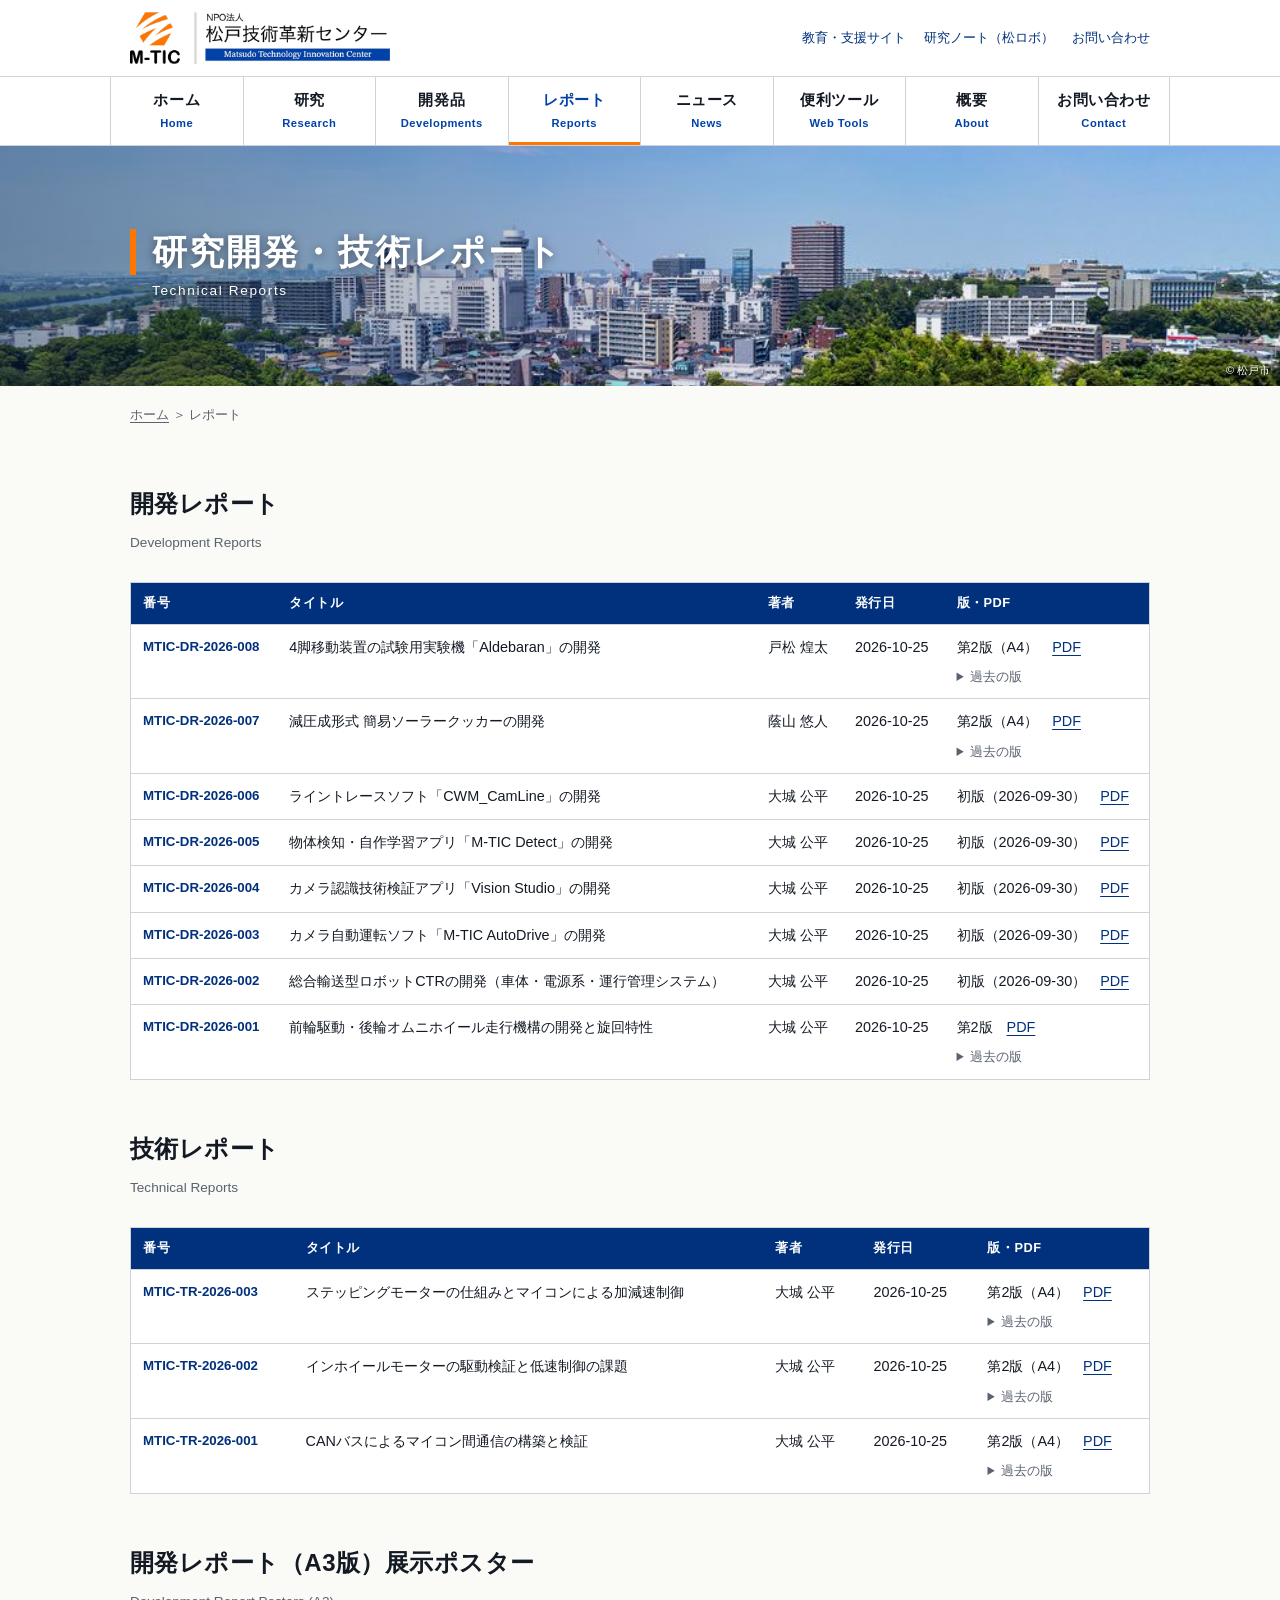
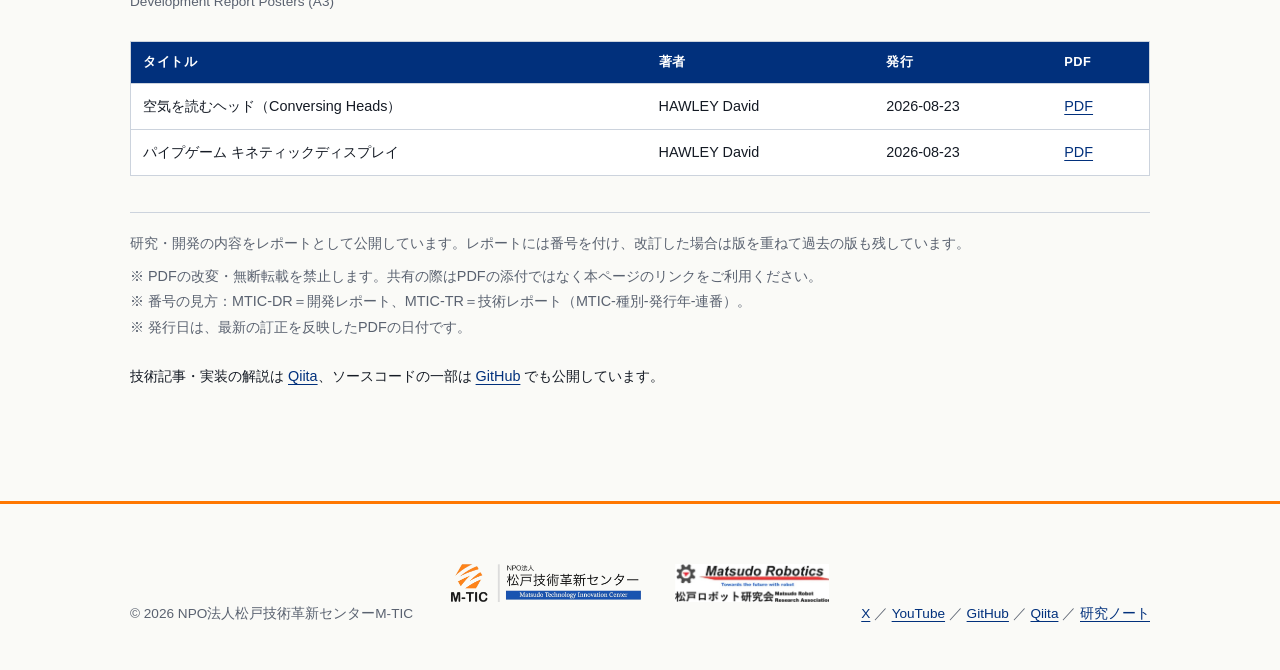
<file: reports.html>
<!DOCTYPE html>
<html lang="ja">
<head>
<meta charset="UTF-8">
<meta name="viewport" content="width=device-width, initial-scale=1">
<title>研究開発・技術レポート｜松戸技術革新センター M-TIC</title>
<meta name="description" content="M-TICが公開する研究・開発・技術レポートの一覧。走行機構、輸送ロボット、カメラ認識、CANバス通信、モーター制御などの研究・開発の内容を番号付きで公開しています。">
<link rel="canonical" href="https://matsudo-robotics.github.io/reports.html">
<meta property="og:site_name" content="松戸技術革新センター M-TIC">
<meta property="og:title" content="研究開発・技術レポート｜松戸技術革新センター M-TIC">
<meta property="og:description" content="M-TICが公開する研究・開発・技術レポートの一覧。走行機構、輸送ロボット、カメラ認識、CANバス通信、モーター制御などの研究・開発の内容を番号付きで公開しています。">
<meta property="og:type" content="article">
<meta property="og:url" content="https://matsudo-robotics.github.io/reports.html">
<meta property="og:locale" content="ja_JP">
<meta property="og:image" content="https://matsudo-robotics.github.io/images/ogp.jpg">
<meta property="og:image:width" content="1200">
<meta property="og:image:height" content="630">
<meta name="twitter:card" content="summary_large_image">
<link rel="stylesheet" href="style.css">
</head>
<body>

<header>
  <div class="hd">
    <a class="brand" href="index.html"><img src="images/logo-mtic-full.png" alt="NPO法人 松戸技術革新センター M-TIC（Matsudo Technology Innovation Center）" width="750" height="150"></a>
    <div class="hd-util">
      <a href="https://matsudorobohome.wordpress.com/" target="_blank" rel="noopener">教育・支援サイト</a>
      <a href="https://matsudorobohome.wordpress.com/matsudo-robot-research-association/" target="_blank" rel="noopener">研究ノート（松ロボ）</a>
      <a href="contact.html">お問い合わせ</a>
    </div>
    <button class="menubtn" aria-expanded="false" aria-controls="mainnav">メニュー</button>
  </div>
  <nav aria-label="主要メニュー" id="mainnav" class="gnav">
    <ul>
        <li><a href="index.html"><b>ホーム</b><small>Home</small></a></li>
        <li><a href="research.html"><b>研究</b><small>Research</small></a></li>
        <li><a href="products.html"><b>開発品</b><small>Developments</small></a></li>
        <li><a href="reports.html" aria-current="page"><b>レポート</b><small>Reports</small></a></li>
        <li><a href="news.html"><b>ニュース</b><small>News</small></a></li>
        <li><a href="tools/"><b>便利ツール</b><small>Web Tools</small></a></li>
        <li><a href="about.html"><b>概要</b><small>About</small></a></li>
        <li><a href="contact.html"><b>お問い合わせ</b><small>Contact</small></a></li>
    </ul>
  </nav>
</header>
<main>
<div class="pagebanner">
  <picture><source media="(max-width:640px)" srcset="images/banner-1000.jpg"><img src="images/banner-2000.jpg" alt="" width="2000" height="400"></picture>
  <div class="pb-title"><h1>研究開発・技術レポート</h1><span>Technical Reports</span></div>
  <small class="credit">© 松戸市</small>
</div>
<div class="wrap"><p class="crumb"><a href="index.html">ホーム</a> ＞ レポート</p></div>
<section class="wrap">

  <h2>開発レポート</h2>
  <p class="sec-en">Development Reports</p>
  <div class="tscroll">
  <table class="reports">
    <tr><th>番号</th><th>タイトル</th><th class="hide-sp">著者</th><th class="hide-sp">発行日</th><th>版・PDF</th></tr>
    <tr id="MTIC-DR-2026-008"><td class="num"><span class="nw">MTIC-DR-2026-008</span></td><td>4脚移動装置の試験用実験機「Aldebaran」の開発</td><td class="hide-sp">戸松 煌太</td><td class="hide-sp">2026-10-25</td><td class="ver">第2版（A4）　<a href="reports/MTIC-DR-2026-008.pdf">PDF</a>
      <details><summary>過去の版</summary><ul><li>初版・開発レポート（A3版）展示ポスター（2026-08-22）<a href="reports/poster-aldebaran.pdf">PDF</a></li></ul></details></td></tr>
    <tr id="MTIC-DR-2026-007"><td class="num"><span class="nw">MTIC-DR-2026-007</span></td><td>減圧成形式 簡易ソーラークッカーの開発</td><td class="hide-sp">蔭山 悠人</td><td class="hide-sp">2026-10-25</td><td class="ver">第2版（A4）　<a href="reports/MTIC-DR-2026-007.pdf">PDF</a>
      <details><summary>過去の版</summary><ul><li>初版・開発レポート（A3版）展示ポスター（2026-08-21）<a href="reports/poster-solar-cooker.pdf">PDF</a></li></ul></details></td></tr>
    <tr id="MTIC-DR-2026-006"><td class="num"><span class="nw">MTIC-DR-2026-006</span></td><td>ライントレースソフト「CWM_CamLine」の開発</td><td class="hide-sp">大城 公平</td><td class="hide-sp">2026-10-25</td><td class="ver">初版（2026-09-30）　<a href="reports/MTIC-DR-2026-006.pdf">PDF</a></td></tr>
    <tr id="MTIC-DR-2026-005"><td class="num"><span class="nw">MTIC-DR-2026-005</span></td><td>物体検知・自作学習アプリ「<span class="nw">M-TIC</span> Detect」の開発</td><td class="hide-sp">大城 公平</td><td class="hide-sp">2026-10-25</td><td class="ver">初版（2026-09-30）　<a href="reports/MTIC-DR-2026-005.pdf">PDF</a></td></tr>
    <tr id="MTIC-DR-2026-004"><td class="num"><span class="nw">MTIC-DR-2026-004</span></td><td>カメラ認識技術検証アプリ「Vision Studio」の開発</td><td class="hide-sp">大城 公平</td><td class="hide-sp">2026-10-25</td><td class="ver">初版（2026-09-30）　<a href="reports/MTIC-DR-2026-004.pdf">PDF</a></td></tr>
    <tr id="MTIC-DR-2026-003"><td class="num"><span class="nw">MTIC-DR-2026-003</span></td><td>カメラ自動運転ソフト「<span class="nw">M-TIC</span> AutoDrive」の開発</td><td class="hide-sp">大城 公平</td><td class="hide-sp">2026-10-25</td><td class="ver">初版（2026-09-30）　<a href="reports/MTIC-DR-2026-003.pdf">PDF</a></td></tr>
    <tr id="MTIC-DR-2026-002"><td class="num"><span class="nw">MTIC-DR-2026-002</span></td><td>総合輸送型ロボットCTRの開発（車体・電源系・運行管理システム）</td><td class="hide-sp">大城 公平</td><td class="hide-sp">2026-10-25</td><td class="ver">初版（2026-09-30）　<a href="reports/MTIC-DR-2026-002.pdf">PDF</a></td></tr>
    <tr id="MTIC-DR-2026-001"><td class="num"><span class="nw">MTIC-DR-2026-001</span></td><td>前輪駆動・後輪オムニホイール走行機構の開発と旋回特性</td><td class="hide-sp">大城 公平</td><td class="hide-sp">2026-10-25</td><td class="ver">第2版　<a href="reports/MTIC-DR-2026-001_Rev2.pdf">PDF</a>
      <details><summary>過去の版</summary><ul>
        <li>初版・A4（2024-07-28）<a href="reports/MTIC-DR-2026-001_first_A4.pdf">PDF</a></li>
        <li>開発レポート（A3版）展示ポスター（2026-08-11）<a href="reports/MTIC-DR-2026-001_A3poster.pdf">PDF</a></li>
      </ul></details></td></tr>
  </table>
  </div>

  <h2 style="margin-top:48px">技術レポート</h2>
  <p class="sec-en">Technical Reports</p>
  <div class="tscroll">
  <table class="reports">
    <tr><th>番号</th><th>タイトル</th><th class="hide-sp">著者</th><th class="hide-sp">発行日</th><th>版・PDF</th></tr>
    <tr id="MTIC-TR-2026-003"><td class="num"><span class="nw">MTIC-TR-2026-003</span></td><td>ステッピングモーターの仕組みとマイコンによる加減速制御</td><td class="hide-sp">大城 公平</td><td class="hide-sp">2026-10-25</td><td class="ver">第2版（A4）　<a href="reports/MTIC-TR-2026-003_A4.pdf">PDF</a>
      <details><summary>過去の版</summary><ul><li>初版・技術レポート（A3版）展示ポスター（2026-08-21）<a href="reports/MTIC-TR-2026-003_A3.pdf">PDF</a></li></ul></details></td></tr>
    <tr id="MTIC-TR-2026-002"><td class="num"><span class="nw">MTIC-TR-2026-002</span></td><td>インホイールモーターの駆動検証と低速制御の課題</td><td class="hide-sp">大城 公平</td><td class="hide-sp">2026-10-25</td><td class="ver">第2版（A4）　<a href="reports/MTIC-TR-2026-002_A4.pdf">PDF</a>
      <details><summary>過去の版</summary><ul><li>初版・技術レポート（A3版）展示ポスター（2026-08-21）<a href="reports/MTIC-TR-2026-002_A3.pdf">PDF</a></li></ul></details></td></tr>
    <tr id="MTIC-TR-2026-001"><td class="num"><span class="nw">MTIC-TR-2026-001</span></td><td>CANバスによるマイコン間通信の構築と検証</td><td class="hide-sp">大城 公平</td><td class="hide-sp">2026-10-25</td><td class="ver">第2版（A4）　<a href="reports/MTIC-TR-2026-001_A4.pdf">PDF</a>
      <details><summary>過去の版</summary><ul><li>初版・技術レポート（A3版）展示ポスター（2026-08-21）<a href="reports/MTIC-TR-2026-001_A3.pdf">PDF</a></li></ul></details></td></tr>
  </table>
  </div>

  <h2 style="margin-top:48px">開発レポート（A3版）展示ポスター</h2>
  <p class="sec-en">Development Report Posters (A3)</p>
  <div class="tscroll">
  <table class="reports">
    <tr><th>タイトル</th><th class="hide-sp">著者</th><th class="hide-sp">発行</th><th>PDF</th></tr>
    <tr id="poster-conversing-heads"><td>空気を読むヘッド（Conversing Heads）</td><td class="hide-sp">HAWLEY David</td><td class="hide-sp">2026-08-23</td><td><a href="https://matsudorobohome.wordpress.com/wp-content/uploads/2026/08/conversing-heads-e28094-poster-ja.pdf">PDF</a></td></tr>
    <tr id="poster-pipe-game"><td>パイプゲーム キネティックディスプレイ</td><td class="hide-sp">HAWLEY David</td><td class="hide-sp">2026-08-23</td><td><a href="https://matsudorobohome.wordpress.com/wp-content/uploads/2026/08/poster_a3portrait_ja.pdf">PDF</a></td></tr>
  </table>
  </div>

  <div class="pagenote">
<p>研究・開発の内容をレポートとして公開しています。レポートには番号を付け、改訂した場合は版を重ねて過去の版も残しています。</p>
<p>※ PDFの改変・無断転載を禁止します。共有の際はPDFの添付ではなく本ページのリンクをご利用ください。<br>※ 番号の見方：MTIC-DR＝開発レポート、MTIC-TR＝技術レポート（MTIC-種別-発行年-連番）。<br>※ 発行日は、最新の訂正を反映したPDFの日付です。</p>
  </div>
  <p style="margin-top:24px;font-size:.9rem">技術記事・実装の解説は <a href="https://qiita.com/organizations/matsudorobo-org">Qiita</a>、ソースコードの一部は <a href="https://github.com/matsudo-robotics">GitHub</a> でも公開しています。</p>
</section>


</main>

<footer>
  <div class="footlogos">
    <img src="images/logo-mtic-full.png" alt="NPO法人松戸技術革新センター M-TIC">
    <img src="images/logo-matsudorobo.png" alt="松戸ロボット研究会 Matsudo Robotics">
  </div>
  <div class="wrap">
    <div>© 2026 NPO法人松戸技術革新センター<span class="nw">M-TIC</span></div>
    <div>
      <a href="https://x.com/Matsudo_Robo">X</a> ／
      <a href="https://m.youtube.com/@Matsudo-Robotics">YouTube</a> ／
      <a href="https://github.com/matsudo-robotics">GitHub</a> ／
      <a href="https://qiita.com/organizations/matsudorobo-org">Qiita</a> ／
      <a href="https://matsudorobohome.wordpress.com/matsudo-robot-research-association/" target="_blank" rel="noopener">研究ノート</a>
    </div>
  </div>
</footer>
<script>
document.addEventListener('DOMContentLoaded', function(){
  var btn = document.querySelector('.menubtn');
  var nav = document.getElementById('mainnav');
  if(btn && nav){
    btn.addEventListener('click', function(){
      var open = nav.classList.toggle('open');
      btn.setAttribute('aria-expanded', open ? 'true' : 'false');
    });
  }
});
</script>
<script>
(function(){
  function jump(){
    if(!location.hash) return;
    var t=document.getElementById(decodeURIComponent(location.hash.slice(1)));
    if(!t) return;
    var h=document.querySelector('header'); var off=(h?h.offsetHeight:0)+20;
    window.scrollTo(0, t.getBoundingClientRect().top + window.pageYOffset - off);
  }
  window.addEventListener('load', function(){ setTimeout(jump, 0); });
  window.addEventListener('hashchange', jump);
})();
</script>
</body>
</html>
</file>
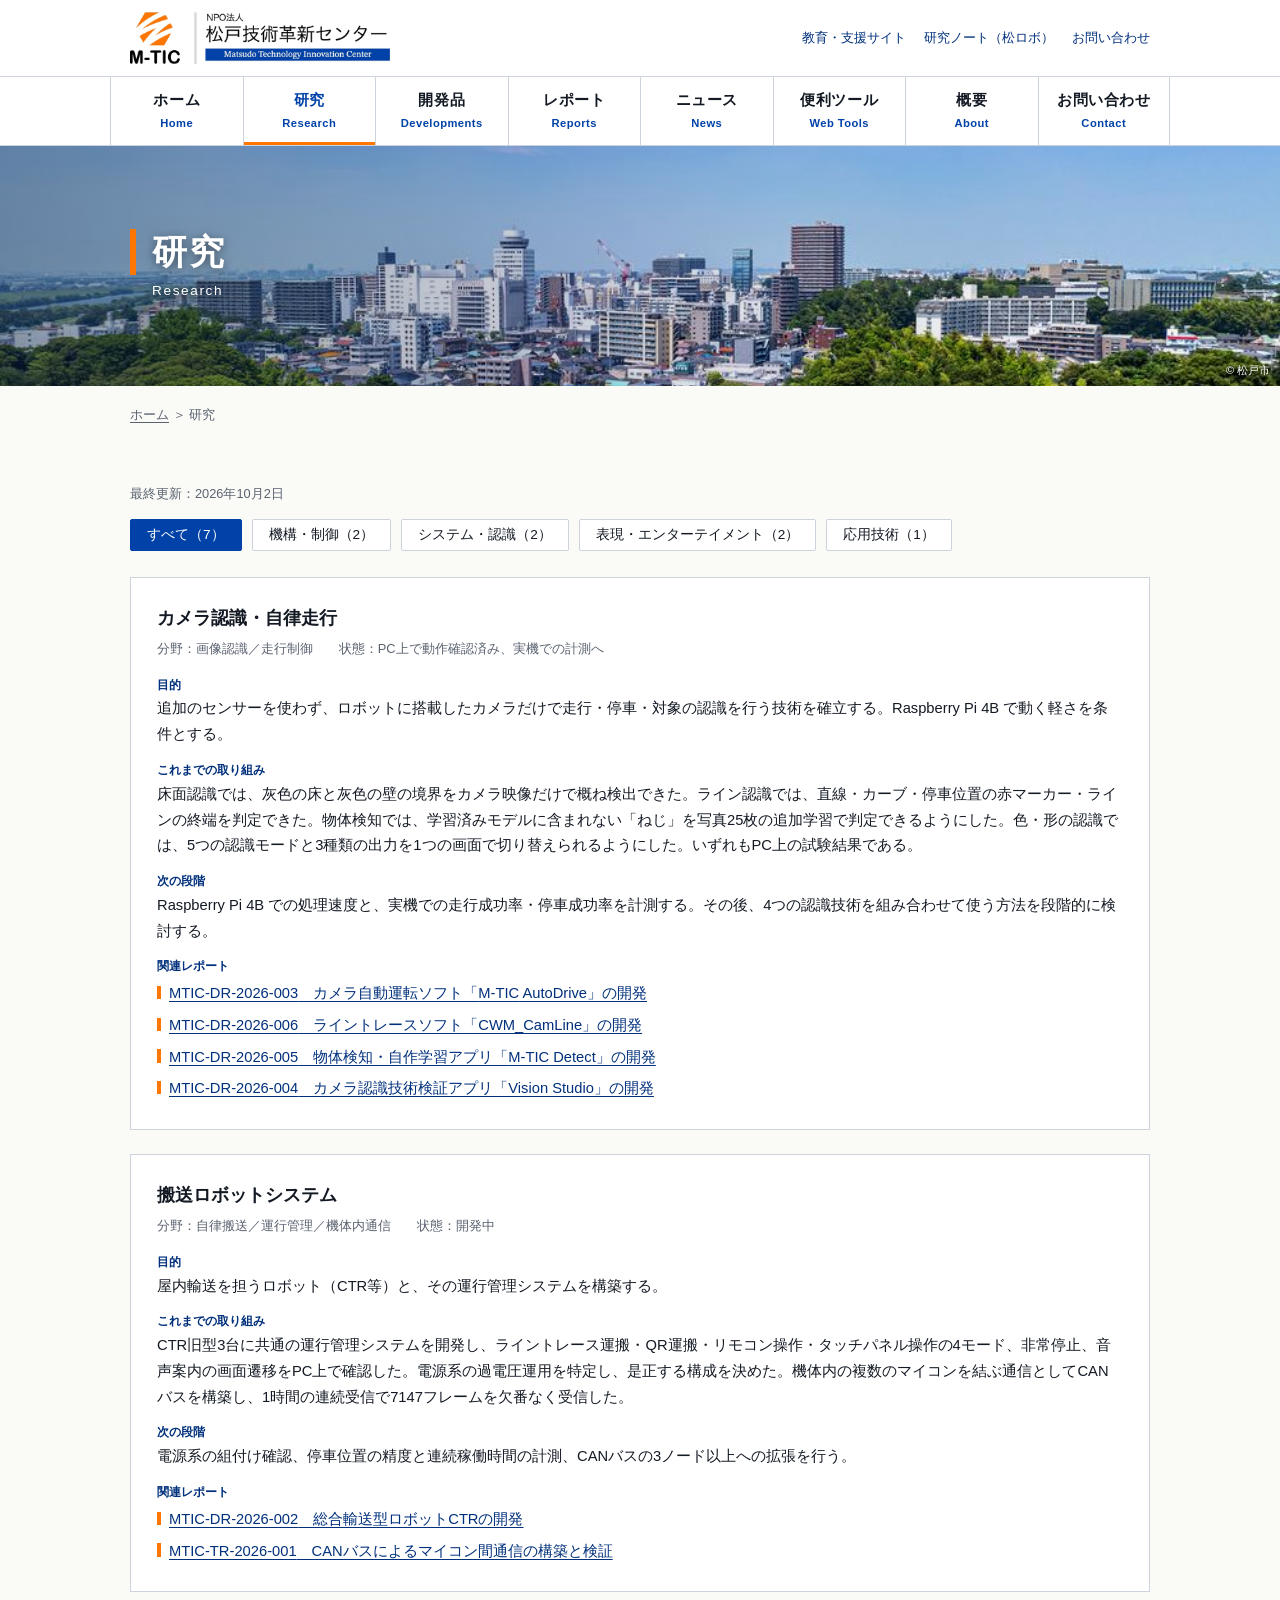
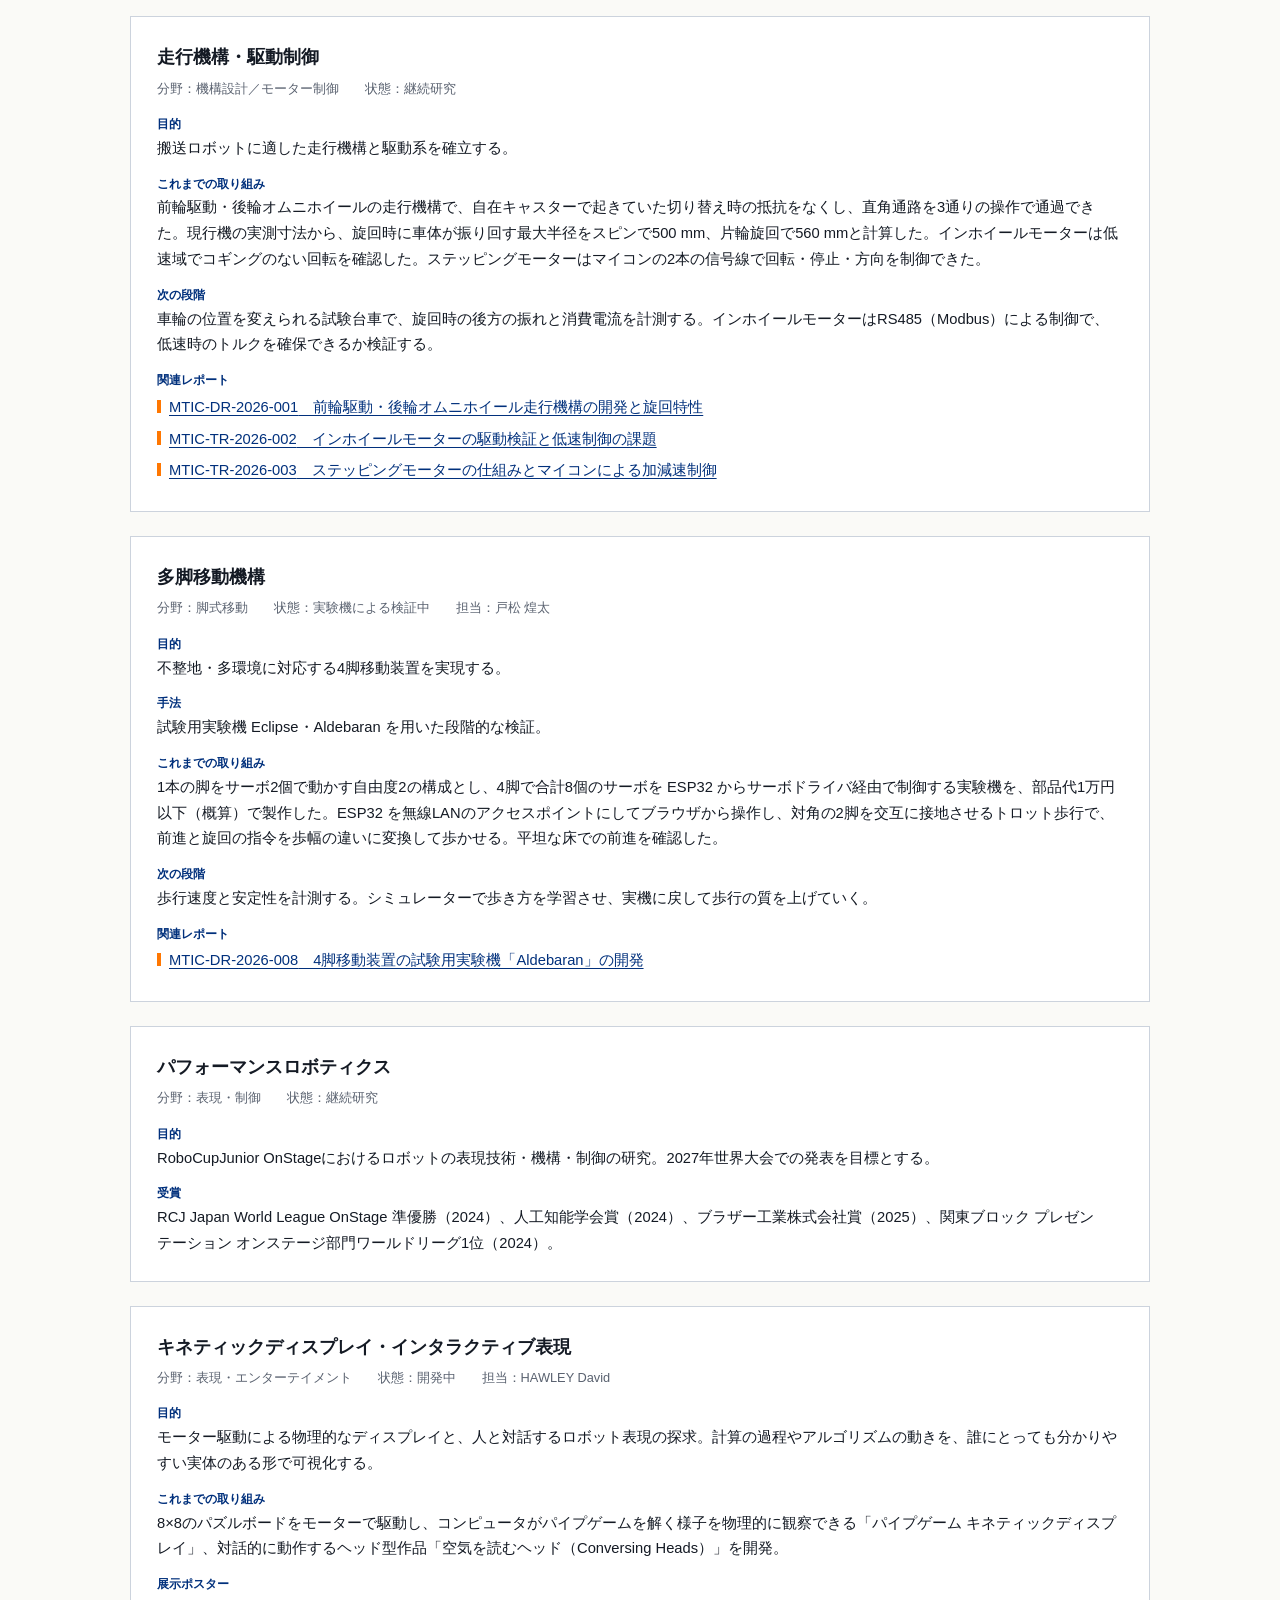
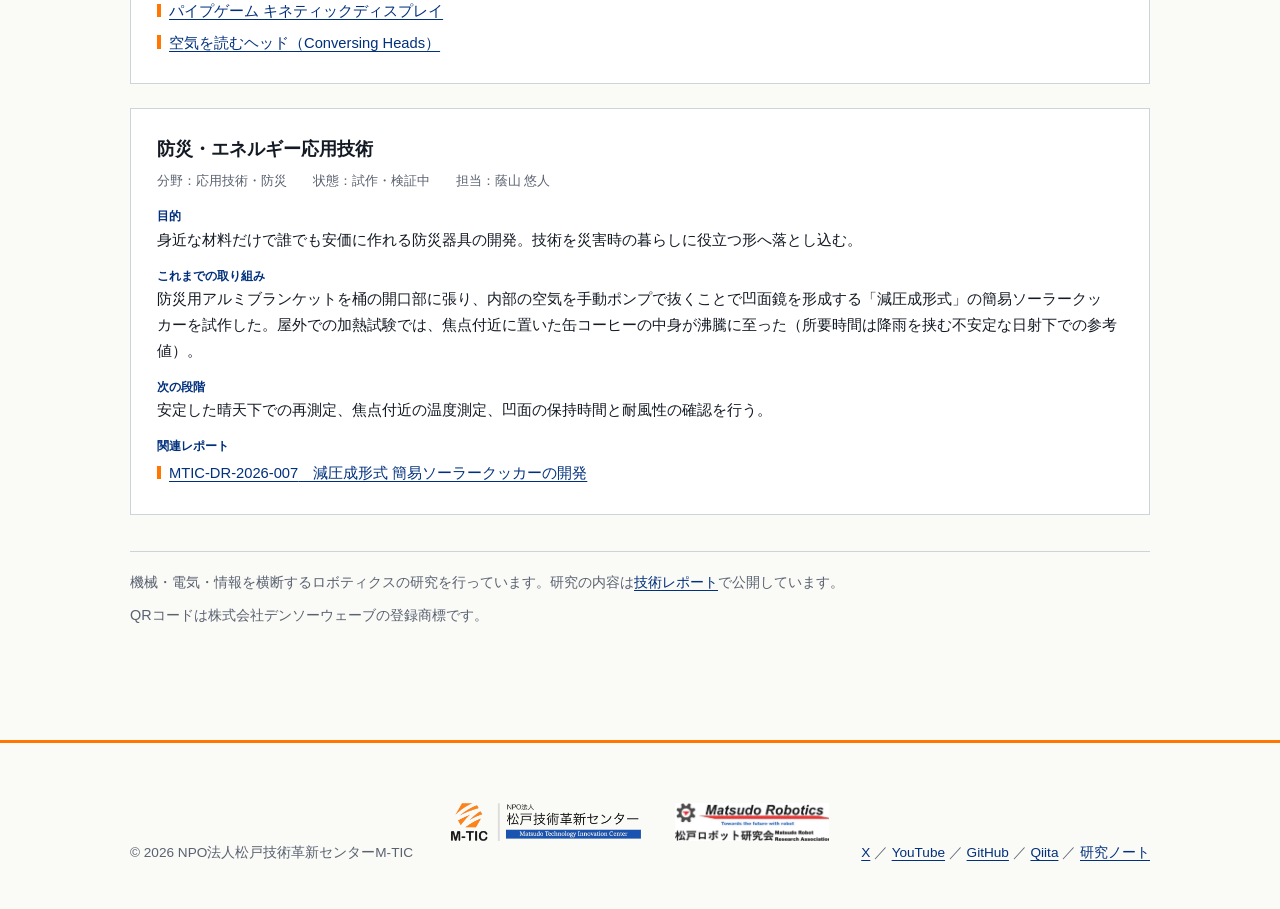
<file: research.html>
<!DOCTYPE html>
<html lang="ja">
<head>
<meta charset="UTF-8">
<meta name="viewport" content="width=device-width, initial-scale=1">
<title>研究｜松戸技術革新センター M-TIC</title>
<meta name="description" content="M-TICの研究テーマ。カメラ認識・自律走行、搬送ロボットシステム、走行機構・駆動制御、多脚移動機構などの目的・取り組み・次の段階と関連レポートを紹介しています。">
<link rel="canonical" href="https://matsudo-robotics.github.io/research.html">
<meta property="og:site_name" content="松戸技術革新センター M-TIC">
<meta property="og:title" content="研究｜松戸技術革新センター M-TIC">
<meta property="og:description" content="M-TICの研究テーマ。走行機構・駆動制御、多脚移動機構、搬送ロボットシステム、パフォーマンスロボティクス、キネティック表現、防災応用技術の研究を行っています。">
<meta property="og:type" content="article">
<meta property="og:url" content="https://matsudo-robotics.github.io/research.html">
<meta property="og:locale" content="ja_JP">
<meta property="og:image" content="https://matsudo-robotics.github.io/images/ogp.jpg">
<meta property="og:image:width" content="1200">
<meta property="og:image:height" content="630">
<meta name="twitter:card" content="summary_large_image">
<link rel="stylesheet" href="style.css">
</head>
<body>

<header>
  <div class="hd">
    <a class="brand" href="index.html"><img src="images/logo-mtic-full.png" alt="NPO法人 松戸技術革新センター M-TIC（Matsudo Technology Innovation Center）" width="750" height="150"></a>
    <div class="hd-util">
      <a href="https://matsudorobohome.wordpress.com/" target="_blank" rel="noopener">教育・支援サイト</a>
      <a href="https://matsudorobohome.wordpress.com/matsudo-robot-research-association/" target="_blank" rel="noopener">研究ノート（松ロボ）</a>
      <a href="contact.html">お問い合わせ</a>
    </div>
    <button class="menubtn" aria-expanded="false" aria-controls="mainnav">メニュー</button>
  </div>
  <nav aria-label="主要メニュー" id="mainnav" class="gnav">
    <ul>
        <li><a href="index.html"><b>ホーム</b><small>Home</small></a></li>
        <li><a href="research.html" aria-current="page"><b>研究</b><small>Research</small></a></li>
        <li><a href="products.html"><b>開発品</b><small>Developments</small></a></li>
        <li><a href="reports.html"><b>レポート</b><small>Reports</small></a></li>
        <li><a href="news.html"><b>ニュース</b><small>News</small></a></li>
        <li><a href="tools/"><b>便利ツール</b><small>Web Tools</small></a></li>
        <li><a href="about.html"><b>概要</b><small>About</small></a></li>
        <li><a href="contact.html"><b>お問い合わせ</b><small>Contact</small></a></li>
    </ul>
  </nav>
</header>
<main>
<div class="pagebanner">
  <picture><source media="(max-width:640px)" srcset="images/banner-1000.jpg"><img src="images/banner-2000.jpg" alt="" width="2000" height="400"></picture>
  <div class="pb-title"><h1>研究</h1><span>Research</span></div>
  <small class="credit">© 松戸市</small>
</div>
<div class="wrap"><p class="crumb"><a href="index.html">ホーム</a> ＞ 研究</p></div>
<section class="wrap">
  <p class="updated">最終更新：2026年10月2日</p>
  <div class="chips" role="group" aria-label="分野で絞り込み">
    <button class="chip" aria-pressed="true" data-filter="all">すべて（7）</button>
    <button class="chip" aria-pressed="false" data-filter="mech">機構・制御（2）</button>
    <button class="chip" aria-pressed="false" data-filter="system">システム・認識（2）</button>
    <button class="chip" aria-pressed="false" data-filter="expression">表現・エンターテイメント（2）</button>
    <button class="chip" aria-pressed="false" data-filter="applied">応用技術（1）</button>
  </div>

  <article class="rsec" id="vision" data-cat="system">
    <h3>カメラ認識・自律走行</h3>
    <p class="rmeta"><span class="ib">分野：画像認識／走行制御</span>　<span class="ib">状態：PC上で動作確認済み、実機での計測へ</span></p>
    <dl>
      <dt>目的</dt><dd>追加のセンサーを使わず、ロボットに搭載したカメラだけで走行・停車・対象の認識を行う技術を確立する。Raspberry Pi 4B で動く軽さを条件とする。</dd>
      <dt>これまでの取り組み</dt><dd>床面認識では、灰色の床と灰色の壁の境界をカメラ映像だけで概ね検出できた。ライン認識では、直線・カーブ・停車位置の赤マーカー・ラインの終端を判定できた。物体検知では、学習済みモデルに含まれない「ねじ」を写真25枚の追加学習で判定できるようにした。色・形の認識では、5つの認識モードと3種類の出力を1つの画面で切り替えられるようにした。いずれもPC上の試験結果である。</dd>
      <dt>次の段階</dt><dd>Raspberry Pi 4B での処理速度と、実機での走行成功率・停車成功率を計測する。その後、4つの認識技術を組み合わせて使う方法を段階的に検討する。</dd>
      <dt>関連レポート</dt><dd><ul class="replinks">
        <li><a href="reports.html#MTIC-DR-2026-003"><span class="nw">MTIC-DR-2026-003</span>　カメラ自動運転ソフト「<span class="nw">M-TIC</span> AutoDrive」の開発</a></li>
        <li><a href="reports.html#MTIC-DR-2026-006"><span class="nw">MTIC-DR-2026-006</span>　ライントレースソフト「CWM_CamLine」の開発</a></li>
        <li><a href="reports.html#MTIC-DR-2026-005"><span class="nw">MTIC-DR-2026-005</span>　物体検知・自作学習アプリ「<span class="nw">M-TIC</span> Detect」の開発</a></li>
        <li><a href="reports.html#MTIC-DR-2026-004"><span class="nw">MTIC-DR-2026-004</span>　カメラ認識技術検証アプリ「Vision Studio」の開発</a></li>
      </ul></dd>
    </dl>
  </article>

  <article class="rsec" id="transport" data-cat="system">
    <h3>搬送ロボットシステム</h3>
    <p class="rmeta"><span class="ib">分野：自律搬送／運行管理／機体内通信</span>　<span class="ib">状態：開発中</span></p>
    <dl>
      <dt>目的</dt><dd>屋内輸送を担うロボット（CTR等）と、その運行管理システムを構築する。</dd>
      <dt>これまでの取り組み</dt><dd>CTR旧型3台に共通の運行管理システムを開発し、ライントレース運搬・QR運搬・リモコン操作・タッチパネル操作の4モード、非常停止、音声案内の画面遷移をPC上で確認した。電源系の過電圧運用を特定し、是正する構成を決めた。機体内の複数のマイコンを結ぶ通信としてCANバスを構築し、1時間の連続受信で7147フレームを欠番なく受信した。</dd>
      <dt>次の段階</dt><dd>電源系の組付け確認、停車位置の精度と連続稼働時間の計測、CANバスの3ノード以上への拡張を行う。</dd>
      <dt>関連レポート</dt><dd><ul class="replinks">
        <li><a href="reports.html#MTIC-DR-2026-002"><span class="nw">MTIC-DR-2026-002</span>　総合輸送型ロボットCTRの開発</a></li>
        <li><a href="reports.html#MTIC-TR-2026-001"><span class="nw">MTIC-TR-2026-001</span>　CANバスによるマイコン間通信の構築と検証</a></li>
      </ul></dd>
    </dl>
  </article>

  <article class="rsec" id="drive" data-cat="mech">
    <h3>走行機構・駆動制御</h3>
    <p class="rmeta"><span class="ib">分野：機構設計／モーター制御</span>　<span class="ib">状態：継続研究</span></p>
    <dl>
      <dt>目的</dt><dd>搬送ロボットに適した走行機構と駆動系を確立する。</dd>
      <dt>これまでの取り組み</dt><dd>前輪駆動・後輪オムニホイールの走行機構で、自在キャスターで起きていた切り替え時の抵抗をなくし、直角通路を3通りの操作で通過できた。現行機の実測寸法から、旋回時に車体が振り回す最大半径をスピンで500 mm、片輪旋回で560 mmと計算した。インホイールモーターは低速域でコギングのない回転を確認した。ステッピングモーターはマイコンの2本の信号線で回転・停止・方向を制御できた。</dd>
      <dt>次の段階</dt><dd>車輪の位置を変えられる試験台車で、旋回時の後方の振れと消費電流を計測する。インホイールモーターはRS485（Modbus）による制御で、低速時のトルクを確保できるか検証する。</dd>
      <dt>関連レポート</dt><dd><ul class="replinks">
        <li><a href="reports.html#MTIC-DR-2026-001"><span class="nw">MTIC-DR-2026-001</span>　前輪駆動・後輪オムニホイール走行機構の開発と旋回特性</a></li>
        <li><a href="reports.html#MTIC-TR-2026-002"><span class="nw">MTIC-TR-2026-002</span>　インホイールモーターの駆動検証と低速制御の課題</a></li>
        <li><a href="reports.html#MTIC-TR-2026-003"><span class="nw">MTIC-TR-2026-003</span>　ステッピングモーターの仕組みとマイコンによる加減速制御</a></li>
      </ul></dd>
    </dl>
  </article>

  <article class="rsec" id="legged" data-cat="mech">
    <h3>多脚移動機構</h3>
    <p class="rmeta"><span class="ib">分野：脚式移動</span>　<span class="ib">状態：実験機による検証中</span>　<span class="ib">担当：戸松 煌太</span></p>
    <dl>
      <dt>目的</dt><dd>不整地・多環境に対応する4脚移動装置を実現する。</dd>
      <dt>手法</dt><dd>試験用実験機 Eclipse・Aldebaran を用いた段階的な検証。</dd>
      <dt>これまでの取り組み</dt><dd>1本の脚をサーボ2個で動かす自由度2の構成とし、4脚で合計8個のサーボを ESP32 からサーボドライバ経由で制御する実験機を、部品代1万円以下（概算）で製作した。ESP32 を無線LANのアクセスポイントにしてブラウザから操作し、対角の2脚を交互に接地させるトロット歩行で、前進と旋回の指令を歩幅の違いに変換して歩かせる。平坦な床での前進を確認した。</dd>
      <dt>次の段階</dt><dd>歩行速度と安定性を計測する。シミュレーターで歩き方を学習させ、実機に戻して歩行の質を上げていく。</dd>
      <dt>関連レポート</dt><dd><ul class="replinks"><li><a href="reports.html#MTIC-DR-2026-008"><span class="nw">MTIC-DR-2026-008</span>　4脚移動装置の試験用実験機「Aldebaran」の開発</a></li></ul></dd>
    </dl>
  </article>

  <article class="rsec" id="onstage" data-cat="expression">
    <h3>パフォーマンスロボティクス</h3>
    <p class="rmeta"><span class="ib">分野：表現・制御</span>　<span class="ib">状態：継続研究</span></p>
    <dl>
      <dt>目的</dt><dd>RoboCupJunior OnStageにおけるロボットの表現技術・機構・制御の研究。2027年世界大会での発表を目標とする。</dd>
      <dt>受賞</dt><dd>RCJ Japan World League OnStage 準優勝（2024）、人工知能学会賞（2024）、ブラザー工業株式会社賞（2025）、関東ブロック プレゼンテーション オンステージ部門ワールドリーグ1位（2024）。</dd>
    </dl>
  </article>

  <article class="rsec" id="kinetic" data-cat="expression">
    <h3>キネティックディスプレイ・インタラクティブ表現</h3>
    <p class="rmeta"><span class="ib">分野：表現・エンターテイメント</span>　<span class="ib">状態：開発中</span>　<span class="ib">担当：HAWLEY David</span></p>
    <dl>
      <dt>目的</dt><dd>モーター駆動による物理的なディスプレイと、人と対話するロボット表現の探求。計算の過程やアルゴリズムの動きを、誰にとっても分かりやすい実体のある形で可視化する。</dd>
      <dt>これまでの取り組み</dt><dd>8×8のパズルボードをモーターで駆動し、コンピュータがパイプゲームを解く様子を物理的に観察できる「パイプゲーム キネティックディスプレイ」、対話的に動作するヘッド型作品「空気を読むヘッド（Conversing Heads）」を開発。</dd>
      <dt>展示ポスター</dt><dd><ul class="replinks"><li><a href="reports.html#poster-pipe-game">パイプゲーム キネティックディスプレイ</a></li><li><a href="reports.html#poster-conversing-heads">空気を読むヘッド（Conversing Heads）</a></li></ul></dd>
    </dl>
  </article>

  <article class="rsec" id="daily" data-cat="applied">
    <h3>防災・エネルギー応用技術</h3>
    <p class="rmeta"><span class="ib">分野：応用技術・防災</span>　<span class="ib">状態：試作・検証中</span>　<span class="ib">担当：蔭山 悠人</span></p>
    <dl>
      <dt>目的</dt><dd>身近な材料だけで誰でも安価に作れる防災器具の開発。技術を災害時の暮らしに役立つ形へ落とし込む。</dd>
      <dt>これまでの取り組み</dt><dd>防災用アルミブランケットを桶の開口部に張り、内部の空気を手動ポンプで抜くことで凹面鏡を形成する「減圧成形式」の簡易ソーラークッカーを試作した。屋外での加熱試験では、焦点付近に置いた缶コーヒーの中身が沸騰に至った（所要時間は降雨を挟む不安定な日射下での参考値）。</dd>
      <dt>次の段階</dt><dd>安定した晴天下での再測定、焦点付近の温度測定、凹面の保持時間と耐風性の確認を行う。</dd>
      <dt>関連レポート</dt><dd><ul class="replinks"><li><a href="reports.html#MTIC-DR-2026-007"><span class="nw">MTIC-DR-2026-007</span>　減圧成形式 簡易ソーラークッカーの開発</a></li></ul></dd>
    </dl>
  </article>

  <div class="pagenote">
<p>機械・電気・情報を横断するロボティクスの研究を行っています。研究の内容は<a href="reports.html">技術レポート</a>で公開しています。</p>
<p>QRコードは株式会社デンソーウェーブの登録商標です。</p>
  </div>
</section>

</main>

<footer>
  <div class="footlogos">
    <img src="images/logo-mtic-full.png" alt="NPO法人松戸技術革新センター M-TIC">
    <img src="images/logo-matsudorobo.png" alt="松戸ロボット研究会 Matsudo Robotics">
  </div>
  <div class="wrap">
    <div>© 2026 NPO法人松戸技術革新センター<span class="nw">M-TIC</span></div>
    <div>
      <a href="https://x.com/Matsudo_Robo">X</a> ／
      <a href="https://m.youtube.com/@Matsudo-Robotics">YouTube</a> ／
      <a href="https://github.com/matsudo-robotics">GitHub</a> ／
      <a href="https://qiita.com/organizations/matsudorobo-org">Qiita</a> ／
      <a href="https://matsudorobohome.wordpress.com/matsudo-robot-research-association/" target="_blank" rel="noopener">研究ノート</a>
    </div>
  </div>
</footer>
<script>
document.addEventListener('DOMContentLoaded', function(){
  var btn = document.querySelector('.menubtn');
  var nav = document.getElementById('mainnav');
  if(btn && nav){
    btn.addEventListener('click', function(){
      var open = nav.classList.toggle('open');
      btn.setAttribute('aria-expanded', open ? 'true' : 'false');
    });
  }
});
</script>
<script>
document.addEventListener('DOMContentLoaded', function(){
  var chips = document.querySelectorAll('.chip');
  var cards = document.querySelectorAll('[data-cat]');
  chips.forEach(function(c){
    c.addEventListener('click', function(){
      chips.forEach(function(x){ x.setAttribute('aria-pressed','false'); });
      c.setAttribute('aria-pressed','true');
      var f = c.getAttribute('data-filter');
      cards.forEach(function(card){
        card.hidden = f !== 'all' && card.getAttribute('data-cat') !== f;
      });
    });
  });
});
</script>
</body>
</html>
</file>
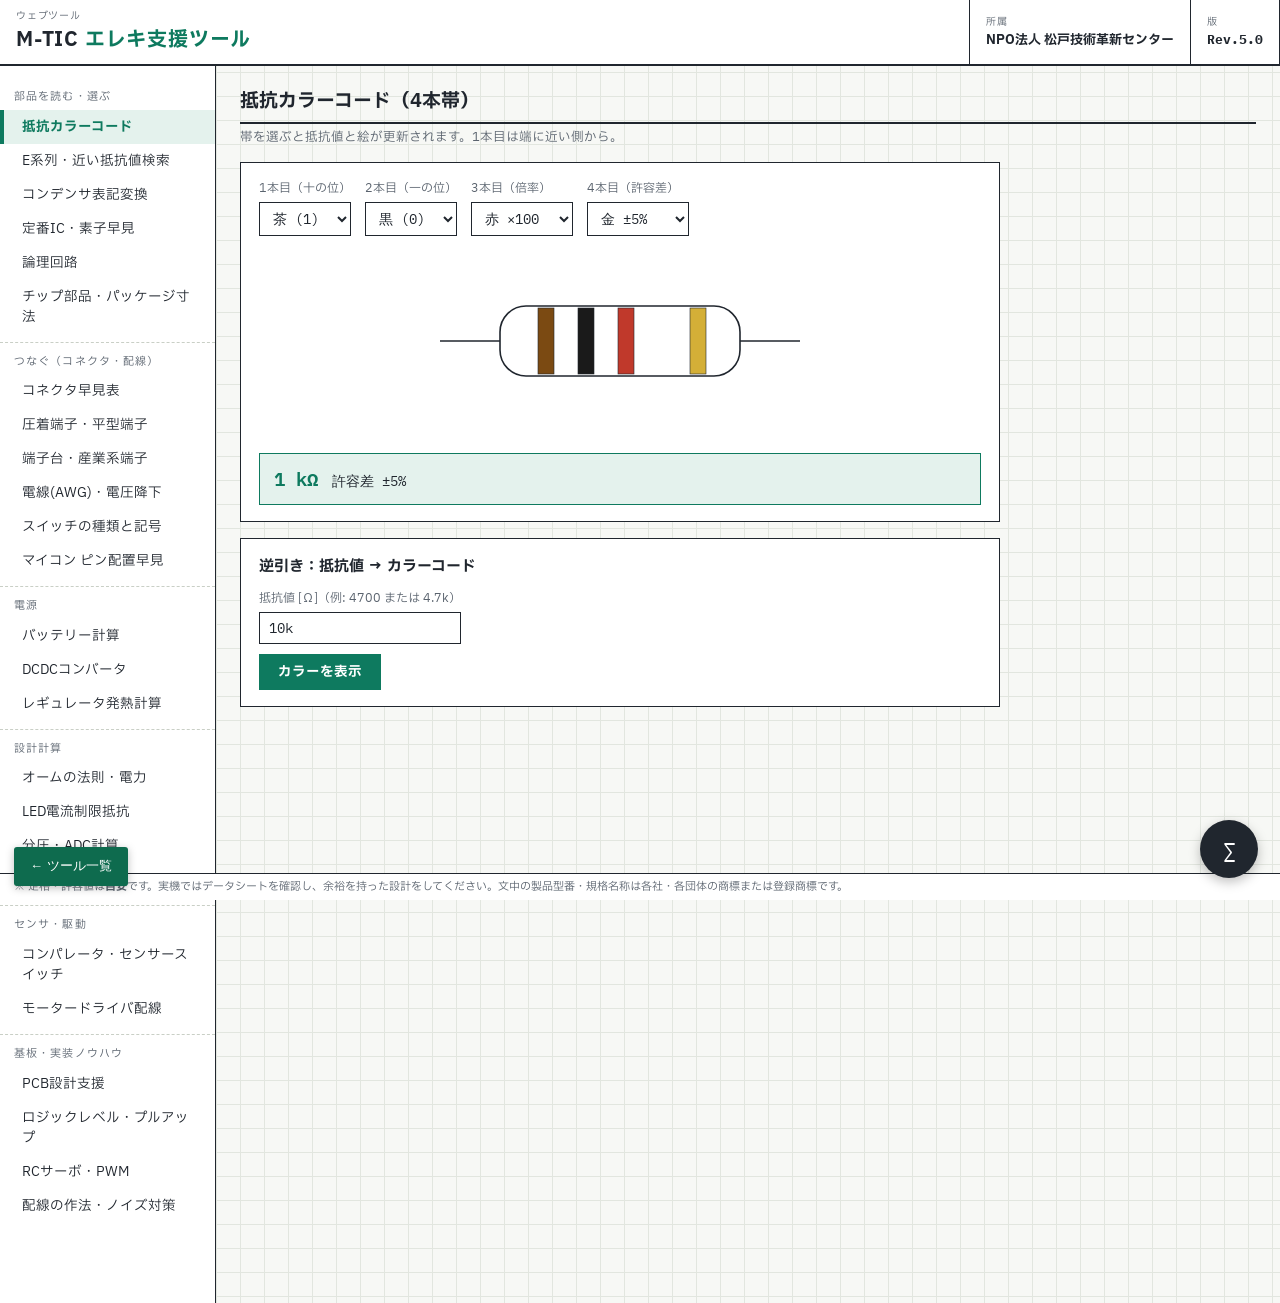
<file: tools/elec.html>
<!DOCTYPE html>
<html lang="ja">
<head>
<meta charset="UTF-8">
<meta name="viewport" content="width=device-width, initial-scale=1.0">
<title>M-TIC エレキ支援ツール</title>
<link href="https://fonts.googleapis.com/css2?family=IBM+Plex+Sans+JP:wght@400;500;700&family=IBM+Plex+Mono:wght@400;500;600&display=swap" rel="stylesheet">
<style>
:root{
  --paper:#F7F8F5;
  --panel:#FFFFFF;
  --ink:#20262E;
  --ink2:#5A636E;
  --grid:#E2E6DF;
  --line:#C9CFC6;
  --blue:#0E7A5F;
  --blue-soft:#E4F2ED;
  --red:#B23A2E;
  --mono:'IBM Plex Mono',Consolas,monospace;
  --sans:'IBM Plex Sans JP','Hiragino Kaku Gothic ProN','Yu Gothic',sans-serif;
}
*{box-sizing:border-box;margin:0;padding:0}
html,body{height:100%}
body{
  font-family:var(--sans);color:var(--ink);background:var(--paper);
  background-image:linear-gradient(var(--grid) 1px,transparent 1px),linear-gradient(90deg,var(--grid) 1px,transparent 1px);
  background-size:24px 24px;
  font-size:14px;line-height:1.6;
}
header{
  background:var(--panel);border-bottom:2px solid var(--ink);
  display:flex;align-items:stretch;flex-wrap:wrap;
}
.tb-cell{border-right:1px solid var(--ink);padding:8px 16px;display:flex;flex-direction:column;justify-content:center}
.tb-label{font-size:10px;color:var(--ink2);letter-spacing:.08em}
.tb-value{font-size:16px;font-weight:700}
.tb-title{flex:1;min-width:220px}
.tb-title .tb-value{font-size:20px;letter-spacing:.04em}
.tb-title .tb-value span{color:var(--blue)}
.tb-stamp{
  align-self:center;margin:6px 14px;width:44px;height:44px;border:2px solid var(--red);
  border-radius:50%;color:var(--red);display:flex;align-items:center;justify-content:center;
  font-size:11px;font-weight:700;transform:rotate(-8deg);flex-shrink:0;
}
.app{display:flex;min-height:calc(100vh - 62px)}
nav{
  width:216px;flex-shrink:0;background:var(--panel);border-right:1px solid var(--ink);
  padding:12px 0 80px;
}
.nav-group{padding:10px 14px 4px;font-size:11px;color:var(--ink2);letter-spacing:.1em;border-top:1px dashed var(--line);margin-top:8px}
.nav-group:first-child{border-top:none;margin-top:0}
.nav-item{
  display:block;width:100%;text-align:left;padding:7px 14px 7px 22px;border:none;background:none;
  font-family:var(--sans);font-size:13.5px;color:var(--ink);cursor:pointer;position:relative;
}
.nav-item:hover{background:var(--blue-soft)}
.nav-item.active{background:var(--blue-soft);color:var(--blue);font-weight:700}
.nav-item.active::before{content:"";position:absolute;left:0;top:0;bottom:0;width:4px;background:var(--blue)}
main{flex:1;padding:20px 24px 120px;min-width:0}
h2.page-title{font-size:19px;border-bottom:2px solid var(--ink);padding-bottom:6px;margin-bottom:4px}
.page-sub{color:var(--ink2);font-size:12.5px;margin-bottom:14px}
.page-sub code{font-family:var(--mono)}
.tool-bar{display:flex;gap:10px;align-items:center;margin-bottom:10px;flex-wrap:wrap}
input[type=text],input[type=number],select{
  font-family:var(--mono);font-size:13.5px;padding:6px 9px;border:1px solid var(--ink);
  border-radius:0;background:#fff;color:var(--ink);
}
input:focus,select:focus,button:focus-visible{outline:2px solid var(--blue);outline-offset:1px}
.data-wrap{overflow-x:auto;background:var(--panel);border:1px solid var(--ink)}
table.data{border-collapse:collapse;width:100%;font-size:13px;min-width:560px}
table.data th{
  background:var(--ink);color:#fff;font-weight:500;padding:6px 10px;text-align:left;
  font-size:12px;white-space:nowrap;position:sticky;top:0;
}
table.data td{padding:5px 10px;border-bottom:1px solid var(--grid);font-family:var(--mono);white-space:nowrap}
table.data td.jp{font-family:var(--sans)}
table.data tr.sel-row{cursor:pointer}
table.data tr.sel-row:hover{background:var(--blue-soft)}
table.data tr.selected{background:var(--blue-soft);box-shadow:inset 3px 0 0 var(--blue)}
.detail{
  display:none;margin-top:16px;background:var(--panel);border:1px solid var(--ink);
}
.detail.open{display:grid;grid-template-columns:minmax(300px,420px) 1fr}
.detail-draw{border-right:1px dashed var(--line);padding:14px;display:flex;align-items:center;justify-content:center;background:
  linear-gradient(var(--grid) 1px,transparent 1px),linear-gradient(90deg,var(--grid) 1px,transparent 1px);
  background-size:16px 16px;background-color:#FCFDFB}
.detail-info{padding:14px 18px}
.detail-info h3{font-size:16px;margin-bottom:8px;color:var(--blue)}
.spec-grid{display:grid;grid-template-columns:auto 1fr;gap:2px 16px;font-size:13.5px}
.spec-grid dt{color:var(--ink2)}
.spec-grid dd{font-family:var(--mono);font-weight:500}
.note{margin-top:10px;font-size:12px;color:var(--ink2);border-left:3px solid var(--line);padding-left:8px}
.calc-card{background:var(--panel);border:1px solid var(--ink);padding:16px 18px;margin-bottom:16px;max-width:760px}
.calc-card h3{font-size:15px;margin-bottom:10px}
.form-row{display:flex;gap:14px;flex-wrap:wrap;margin-bottom:10px}
.form-row label{display:flex;flex-direction:column;font-size:12px;color:var(--ink2);gap:3px}
.result-box{
  margin-top:10px;border:1px solid var(--blue);background:var(--blue-soft);padding:10px 14px;
  font-family:var(--mono);font-size:14px;white-space:pre-wrap;display:none;
}
.result-box.show{display:block}
.result-box .big{font-size:19px;font-weight:600;color:var(--blue)}
.result-box .warn{color:var(--red);font-weight:600}
button.act{
  font-family:var(--sans);font-size:13.5px;font-weight:700;padding:7px 18px;cursor:pointer;
  background:var(--blue);color:#fff;border:1px solid var(--blue);
}
button.act:hover{background:#0a5c47}
button.ghost{
  font-family:var(--sans);font-size:12.5px;padding:5px 12px;cursor:pointer;
  background:#fff;color:var(--ink);border:1px solid var(--ink);
}
button.ghost:hover{background:var(--blue-soft)}
.preset-row{display:flex;gap:6px;flex-wrap:wrap;margin-bottom:10px}
svg text{font-family:var(--mono);font-size:11px;fill:var(--ink)}
svg .dim{stroke:var(--blue);stroke-width:1;fill:none}
svg .dimtxt{fill:var(--blue);font-size:11px}
svg .body{stroke:var(--ink);stroke-width:1.6;fill:#fff}
svg .hatch{stroke:var(--ink2);stroke-width:.7}
svg .cl{stroke:var(--red);stroke-width:.7;stroke-dasharray:8 3 2 3}
#calcFab{
  position:fixed;right:22px;bottom:22px;z-index:900;width:58px;height:58px;border-radius:50%;
  background:var(--ink);color:#fff;border:none;font-size:22px;cursor:pointer;
  box-shadow:0 4px 12px rgba(0,0,0,.25);font-family:var(--mono);
}
#calcFab:hover{background:var(--blue)}
#calcWin{
  position:fixed;z-index:950;width:300px;background:var(--panel);border:2px solid var(--ink);
  box-shadow:6px 6px 0 rgba(32,38,46,.18);display:none;top:90px;right:30px;
}
#calcWin.open{display:block}
#calcHead{
  background:var(--ink);color:#fff;padding:6px 10px;font-size:12.5px;cursor:move;
  display:flex;justify-content:space-between;align-items:center;user-select:none;touch-action:none;
}
#calcHead button{background:none;border:none;color:#fff;font-size:15px;cursor:pointer;padding:0 4px}
#calcDisp{
  font-family:var(--mono);padding:8px 10px 2px;text-align:right;min-height:26px;font-size:13px;
  color:var(--ink2);word-break:break-all;
}
#calcRes{font-family:var(--mono);padding:0 10px 8px;text-align:right;font-size:22px;font-weight:600;min-height:32px}
#calcKeys{display:grid;grid-template-columns:repeat(5,1fr);gap:1px;background:var(--line);border-top:1px solid var(--line)}
#calcKeys button{
  font-family:var(--mono);font-size:14px;padding:10px 0;border:none;background:var(--panel);cursor:pointer;
}
#calcKeys button:hover{background:var(--blue-soft)}
#calcKeys button.op{background:#F0F2ED}
#calcKeys button.eq{background:var(--blue);color:#fff}
#calcKeys button.eq:hover{background:#0a5c47}
#calcHist{max-height:90px;overflow-y:auto;border-top:1px dashed var(--line);font-family:var(--mono);font-size:11.5px;padding:4px 10px;color:var(--ink2)}
#calcHist div{cursor:pointer;padding:1px 0}
#calcHist div:hover{color:var(--blue)}
.deg-toggle{font-family:var(--mono);font-size:11px;background:var(--red);padding:1px 6px;border-radius:2px;cursor:pointer}
.foot-note{position:fixed;left:0;right:0;bottom:0;background:var(--panel);border-top:1px solid var(--ink);
  font-size:11px;color:var(--ink2);padding:4px 14px;z-index:800}
@media(max-width:860px){
  .app{flex-direction:column}
  nav{width:100%;display:flex;overflow-x:auto;padding:0}
  .nav-group{display:none}
  .nav-item{white-space:nowrap;padding:10px 12px}
  .nav-item.active::before{left:0;right:0;top:auto;bottom:0;width:auto;height:3px}
  .detail.open{grid-template-columns:1fr}
  .detail-draw{border-right:none;border-bottom:1px dashed var(--line)}
}
@media(prefers-reduced-motion:reduce){*{transition:none!important}}
</style>
</head>
<body>
<a href="index.html" style="position:fixed;left:14px;bottom:14px;z-index:9999;background:#0E6B4E;color:#fff;text-decoration:none;font-size:13px;padding:9px 16px;border-radius:3px;box-shadow:0 2px 8px rgba(0,0,0,.25);font-family:sans-serif">← ツール一覧</a>

<header>
  <div class="tb-cell tb-title">
    <span class="tb-label">ウェブツール</span>
    <span class="tb-value">M-TIC <span>エレキ支援ツール</span></span>
  </div>
  <div class="tb-cell">
    <span class="tb-label">所属</span>
    <span class="tb-value" style="font-size:13px">NPO法人 松戸技術革新センター</span>
  </div>
  <div class="tb-cell">
    <span class="tb-label">版</span>
    <span class="tb-value" style="font-size:13px;font-family:var(--mono)">Rev.5.0</span>
  </div>
</header>

<div class="app">
<nav id="nav"></nav>
<main id="main"></main>
</div>

<button id="calcFab" title="関数電卓を開く">∑</button>

<div id="calcWin" role="dialog" aria-label="関数電卓">
  <div id="calcHead">
    <span>関数電卓 <span class="deg-toggle" id="degToggle">DEG</span></span>
    <span>
      <button id="calcClearHist" title="履歴クリア">⌫</button>
      <button id="calcClose" title="閉じる">×</button>
    </span>
  </div>
  <div id="calcDisp">&nbsp;</div>
  <div id="calcRes">0</div>
  <div id="calcKeys"></div>
  <div id="calcHist"></div>
</div>

<div class="foot-note">※ 定格・許容値は<b>目安</b>です。実機ではデータシートを確認し、余裕を持った設計をしてください。文中の製品型番・規格名称は各社・各団体の商標または登録商標です。</div>

<script>

const $=s=>document.querySelector(s);
const fmt=(x,n=3)=>Number(x.toFixed(n)).toString();
function esc(s){return String(s).replace(/[&<>"]/g,c=>({"&":"&amp;","<":"&lt;",">":"&gt;",'"':"&quot;"}[c]))}
function show(sel,html){const el=$(sel);el.innerHTML=html;el.classList.add("show")}
function specList(pairs){return `<dl class="spec-grid">${pairs.map(p=>`<dt>${p[0]}</dt><dd>${p[1]}</dd>`).join("")}</dl>`}

// 抵抗カラーコード
const RCOLORS=[
 ["黒","#1a1a1a",0],["茶","#7b4a12",1],["赤","#c0392b",2],["橙","#e67e22",3],["黄","#f1c40f",4],
 ["緑","#27ae60",5],["青","#2980b9",6],["紫","#8e44ad",7],["灰","#95a5a6",8],["白","#f4f6f7",9]
];
const RMULT=[["黒 ×1","#1a1a1a",1],["茶 ×10","#7b4a12",10],["赤 ×100","#c0392b",100],["橙 ×1k","#e67e22",1e3],["黄 ×10k","#f1c40f",1e4],["緑 ×100k","#27ae60",1e5],["青 ×1M","#2980b9",1e6],["金 ×0.1","#d4af37",0.1],["銀 ×0.01","#bdc3c7",0.01]];
const RTOL=[["金 ±5%","#d4af37",5],["茶 ±1%","#7b4a12",1],["赤 ±2%","#c0392b",2],["緑 ±0.5%","#27ae60",0.5],["銀 ±10%","#bdc3c7",10]];
const E12=[10,12,15,18,22,27,33,39,47,56,68,82];
const E24=[10,11,12,13,15,16,18,20,22,24,27,30,33,36,39,43,47,51,56,62,68,75,82,91];
// AWG [番手, 直径mm, 断面積mm2, 機器内許容電流の目安A]
const AWG=[
 [10,2.59,5.26,55],[12,2.05,3.31,41],[14,1.63,2.08,32],[16,1.29,1.31,22],
 [18,1.02,0.823,16],[20,0.81,0.518,11],[22,0.64,0.326,7],[24,0.51,0.205,3.5],
 [26,0.40,0.129,2.2],[28,0.32,0.081,1.4],[30,0.25,0.0507,0.86]
];
// コネクタ [名称, ピッチmm, 定格目安A, 用途メモ]
const CONNECTORS=[
 ["JST SH","1.0","1","超小型。センサ・カメラ。手圧着はほぼ無理(完成ケーブル推奨)"],
 ["JST GH","1.25","1","小型。ロック付き。ドローン系でも定番"],
 ["JST ZH","1.5","1","小型センサ・基板間"],
 ["JST PH","2.0","2","小型の定番。バッテリー(1S)・モジュール間"],
 ["JST XH","2.5","3","ホビー・ロボットの大定番。LiPoバランス端子もこれ"],
 ["JST EH","2.5","3","XHに似るが互換なし。要注意"],
 ["JST VH","3.96","10","電源・モーター系"],
 ["デュポン/QI (2550)","2.54","1","ジャンパ線・ピンヘッダ。接触が緩みやすいので振動部は注意"],
 ["XT30","—","15","小型パワー。ロボットのバッテリー・ESC"],
 ["XT60","—","30","中型パワー。LiPoの定番"],
 ["タミヤコネクタ","—","15","ホビー用。大電流では接触抵抗の発熱に注意"]
];
// LiPo
const LIPO=[["1S",3.7,4.2],["2S",7.4,8.4],["3S",11.1,12.6],["4S",14.8,16.8],["6S",22.2,25.2]];

const PAGES=[
 {group:"部品を読む・選ぶ"},
 {id:"rescolor",label:"抵抗カラーコード"},
 {id:"eseries",label:"E系列・近い抵抗値検索"},
 {id:"capcode",label:"コンデンサ表記変換"},
 {id:"ics",label:"定番IC・素子早見"},
 {id:"logicgate",label:"論理回路"},
 {id:"pkg",label:"チップ部品・パッケージ寸法"},
 {group:"つなぐ（コネクタ・配線）"},
 {id:"connector",label:"コネクタ早見表"},
 {id:"terminal",label:"圧着端子・平型端子"},
 {id:"termblock",label:"端子台・産業系端子"},
 {id:"wire",label:"電線(AWG)・電圧降下"},
 {id:"switch",label:"スイッチの種類と記号"},
 {id:"pinout",label:"マイコン ピン配置早見"},
 {group:"電源"},
 {id:"battery",label:"バッテリー計算"},
 {id:"dcdc",label:"DCDCコンバータ"},
 {id:"reg",label:"レギュレータ発熱計算"},
 {group:"設計計算"},
 {id:"ohm",label:"オームの法則・電力"},
 {id:"led",label:"LED電流制限抵抗"},
 {id:"divider",label:"分圧・ADC計算"},
 {id:"rc",label:"RC時定数・フィルタ"},
 {group:"センサ・駆動"},
 {id:"sensorsw",label:"コンパレータ・センサースイッチ"},
 {id:"motordrv",label:"モータードライバ配線"},
 {group:"基板・実装ノウハウ"},
 {id:"pcb",label:"PCB設計支援"},
 {id:"logic",label:"ロジックレベル・プルアップ"},
 {id:"servo",label:"RCサーボ・PWM"},
 {id:"wiring",label:"配線の作法・ノイズ対策"}
];
const RENDER={};

function drawResistor(c1,c2,c3,c4){
 const bx=70,bw=240,by=60,bh=70;
 let g=`<line class="body" x1="10" y1="${by+bh/2}" x2="370" y2="${by+bh/2}"/>
 <rect class="body" x="${bx}" y="${by}" width="${bw}" height="${bh}" rx="26" fill="#EDE3CF"/>`;
 const bands=[c1,c2,c3,c4], xs=[bx+38,bx+78,bx+118,bx+190];
 bands.forEach((c,i)=>{if(c)g+=`<rect x="${xs[i]}" y="${by+2}" width="16" height="${bh-4}" fill="${c}" stroke="#20262E" stroke-width="0.6"/>`});
 return `<svg viewBox="0 0 380 190" width="100%" style="max-width:380px" xmlns="http://www.w3.org/2000/svg">${g}</svg>`;
}
function resValStr(v){
 if(v>=1e6)return fmt(v/1e6,3)+" MΩ";
 if(v>=1e3)return fmt(v/1e3,3)+" kΩ";
 return fmt(v,3)+" Ω";
}
RENDER.rescolor=()=>{
 $("#main").innerHTML=`<h2 class="page-title">抵抗カラーコード（4本帯）</h2>
 <p class="page-sub">帯を選ぶと抵抗値と絵が更新されます。1本目は端に近い側から。</p>
 <div class="calc-card">
 <div class="form-row">
  <label>1本目（十の位）<select id="rc1">${RCOLORS.slice(1).map((c,i)=>`<option value="${c[2]}"${c[2]===1?" selected":""}>${c[0]} (${c[2]})</option>`).join("")}</select></label>
  <label>2本目（一の位）<select id="rc2">${RCOLORS.map(c=>`<option value="${c[2]}"${c[2]===0?" selected":""}>${c[0]} (${c[2]})</option>`).join("")}</select></label>
  <label>3本目（倍率）<select id="rc3">${RMULT.map((c,i)=>`<option value="${i}"${i===2?" selected":""}>${c[0]}</option>`).join("")}</select></label>
  <label>4本目（許容差）<select id="rc4">${RTOL.map((c,i)=>`<option value="${i}">${c[0]}</option>`).join("")}</select></label>
 </div>
 <div id="rcDraw" style="text-align:center"></div>
 <div class="result-box show" id="rcRes"></div>
 </div>
 <div class="calc-card"><h3>逆引き：抵抗値 → カラーコード</h3>
 <div class="form-row"><label>抵抗値 [Ω]（例: 4700 または 4.7k）<input type="text" id="rvIn" value="10k"></label></div>
 <button class="act" id="rvGo">カラーを表示</button>
 <div class="result-box" id="rvRes"></div>
 </div>`;
 const upd=()=>{
  const d1=+$("#rc1").value,d2=+$("#rc2").value,m=RMULT[+$("#rc3").value],t=RTOL[+$("#rc4").value];
  const v=(d1*10+d2)*m[2];
  const col=n=>RCOLORS.find(c=>c[2]===n)[1];
  $("#rcDraw").innerHTML=drawResistor(col(d1),col(d2),m[1],t[1]);
  $("#rcRes").innerHTML=`<span class="big">${resValStr(v)}</span>　許容差 ±${t[2]}%`;
 };
 ["rc1","rc2","rc3","rc4"].forEach(id=>$("#"+id).onchange=upd);upd();
 $("#rvGo").onclick=()=>{
  let s=$("#rvIn").value.trim().toLowerCase().replace(/Ω|ohm/g,"");
  let v=s.includes("m")?parseFloat(s)*1e6:s.includes("k")?parseFloat(s)*1e3:parseFloat(s);
  if(!(v>0)){show("#rvRes","<span class='warn'>値を確認してください</span>");return}
  // 上位2桁と倍率へ分解
  let exp=0,x=v;
  while(x>=100){x/=10;exp++}
  while(x<10){x*=10;exp--}
  const d1=Math.floor(x/10),d2=Math.round(x%10);
  const mult=RMULT.find(m=>m[2]===Math.pow(10,exp));
  if(!mult||d1===0){show("#rvRes","<span class='warn'>この値は標準の4本帯で表現できません（有効数字2桁に丸めてください）</span>");return}
  const n1=RCOLORS.find(c=>c[2]===d1),n2=RCOLORS.find(c=>c[2]===d2);
  show("#rvRes",`${resValStr((d1*10+d2)*mult[2])} → <span class="big">${n1[0]}・${n2[0]}・${mult[0].split(" ")[0]}</span>（＋許容差帯）`);
  $("#rvRes").innerHTML+=drawResistor(n1[1],n2[1],mult[1],RTOL[0][1]);
 };
};

RENDER.eseries=()=>{
 $("#main").innerHTML=`<h2 class="page-title">E系列・近い抵抗値検索</h2>
 <p class="page-sub">市販の抵抗はE系列の値しかありません。計算値に近い実在の値を探せます。</p>
 <div class="calc-card">
 <div class="form-row">
  <label>欲しい抵抗値 [Ω]（4.7k などもOK）<input type="text" id="eIn" value="330"></label>
  <label>系列<select id="eSer"><option value="24">E24（±5%品の標準）</option><option value="12">E12</option></select></label>
 </div>
 <button class="act" id="eGo">検索</button><div class="result-box" id="eRes"></div>
 <p class="note">どうしても中間値が欲しいときは2本の並列・直列で作れます（下の検索へ）。</p>
 </div>
 <div class="calc-card"><h3>並列2本で目標値をつくる（E24から探索）</h3>
 <div class="form-row"><label>目標値 [Ω]<input type="text" id="pIn" value="2500"></label></div>
 <button class="act" id="pGo">ベストな組合せを検索</button><div class="result-box" id="pRes"></div>
 </div>
 <div class="calc-card"><h3>E24系列 一覧（×10ⁿ で展開して使う）</h3>
 <div class="data-wrap"><table class="data"><thead><tr>${E24.slice(0,12).map(v=>`<th>${v}</th>`).join("")}</tr></thead><tbody><tr>${E24.slice(12).map(v=>`<td>${v}</td>`).join("")}</tr></tbody></table></div></div>`;
 const parse=s=>{s=s.trim().toLowerCase().replace(/Ω|ohm/g,"");return s.includes("m")?parseFloat(s)*1e6:s.includes("k")?parseFloat(s)*1e3:parseFloat(s)};
 $("#eGo").onclick=()=>{
  const v=parse($("#eIn").value);if(!(v>0)){show("#eRes","<span class='warn'>値を確認してください</span>");return}
  const ser=$("#eSer").value==="24"?E24:E12;
  const exp=Math.floor(Math.log10(v))-1;
  let best=null;
  for(let e=exp-1;e<=exp+1;e++){ser.forEach(b=>{const cand=b*Math.pow(10,e);
   if(!best||Math.abs(cand-v)<Math.abs(best-v))best=cand})}
  const err=(best-v)/v*100;
  show("#eRes",`<span class="big">最近値: ${resValStr(best)}</span>（誤差 ${err>=0?"+":""}${fmt(err,2)}%）`);
 };
 $("#pGo").onclick=()=>{
  const v=parse($("#pIn").value);if(!(v>0)){show("#pRes","<span class='warn'>値を確認してください</span>");return}
  const exp=Math.floor(Math.log10(v));
  const cands=[];
  for(let e=exp-1;e<=exp+2;e++)E24.forEach(b=>cands.push(b*Math.pow(10,e)));
  let best=null;
  for(const a of cands)for(const b of cands){
   if(b<a)continue;
   const r=a*b/(a+b);
   if(!best||Math.abs(r-v)<Math.abs(best.r-v))best={a,b,r};
  }
  const err=(best.r-v)/v*100;
  show("#pRes",`<span class="big">${resValStr(best.a)} ∥ ${resValStr(best.b)} = ${resValStr(best.r)}</span>（誤差 ${err>=0?"+":""}${fmt(err,3)}%）`);
 };
};

RENDER.capcode=()=>{
 $("#main").innerHTML=`<h2 class="page-title">コンデンサ表記変換</h2>
 <p class="page-sub">セラコンの「104」表記 ⇔ 容量値。3桁表記＝上位2桁×10ⁿ [pF]。</p>
 <div class="calc-card"><h3>3桁コード → 容量</h3>
 <div class="form-row"><label>表記（例: 104）<input type="text" id="ccIn" value="104" maxlength="4"></label></div>
 <button class="act" id="ccGo">変換</button><div class="result-box" id="ccRes"></div></div>
 <div class="calc-card"><h3>容量 → 3桁コード</h3>
 <div class="form-row"><label>容量（例: 0.1u / 100n / 22p）<input type="text" id="cvIn" value="0.1u"></label></div>
 <button class="act" id="cvGo">変換</button><div class="result-box" id="cvRes"></div></div>
 <div class="calc-card"><h3>よく使う値の早見</h3>
 <div class="data-wrap"><table class="data"><thead><tr><th>表記</th><th>容量</th><th>定番の用途</th></tr></thead><tbody>
 <tr><td>104</td><td>0.1 µF (100nF)</td><td class="jp">IC電源のパスコン。ICの電源ピン直近に1個が鉄則</td></tr>
 <tr><td>103</td><td>0.01 µF</td><td class="jp">ノイズ対策・スナバ</td></tr>
 <tr><td>105</td><td>1 µF</td><td class="jp">レギュレータまわり</td></tr>
 <tr><td>224</td><td>0.22 µF</td><td class="jp">フィルタ</td></tr>
 <tr><td>22p〜33p</td><td>22〜33 pF</td><td class="jp">水晶振動子の負荷容量</td></tr>
 </tbody></table></div></div>`;
 const capStr=pf=>{
  if(pf>=1e6)return fmt(pf/1e6,3)+" µF";
  if(pf>=1e3)return fmt(pf/1e3,3)+" nF";
  return fmt(pf,2)+" pF";
 };
 $("#ccGo").onclick=()=>{
  const s=$("#ccIn").value.trim();
  if(!/^\d{3}$/.test(s)){show("#ccRes","<span class='warn'>3桁の数字を入れてください（例: 104）</span>");return}
  const pf=parseInt(s.slice(0,2))*Math.pow(10,parseInt(s[2]));
  show("#ccRes",`<span class="big">${s} = ${capStr(pf)}</span>（${fmt(pf,0)} pF）`);
 };
 $("#cvGo").onclick=()=>{
  let s=$("#cvIn").value.trim().toLowerCase().replace(/f/g,"");
  let pf=s.includes("u")||s.includes("µ")?parseFloat(s)*1e6:s.includes("n")?parseFloat(s)*1e3:parseFloat(s);
  if(!(pf>0)){show("#cvRes","<span class='warn'>値を確認してください</span>");return}
  let exp=0,x=pf;
  while(x>=100){x/=10;exp++}
  const code=String(Math.round(x)).padStart(2,"0")+exp;
  show("#cvRes",`${capStr(pf)} → <span class="big">表記 ${code}</span>`);
 };
};

RENDER.connector=()=>{
 $("#main").innerHTML=`<h2 class="page-title">コネクタ早見表</h2>
 <p class="page-sub">ロボット・電子工作でよく使うコネクタ。定格は<b>目安</b>（メーカー・使用環境で変わります）。</p>
 <div class="data-wrap"><table class="data"><thead><tr><th>名称</th><th>ピッチ mm</th><th>定格目安 A</th><th>用途メモ</th></tr></thead><tbody>
 ${CONNECTORS.map(c=>`<tr><td class="jp"><b>${c[0]}</b></td><td>${c[1]}</td><td>${c[2]}</td><td class="jp" style="white-space:normal;min-width:260px">${c[3]}</td></tr>`).join("")}
 </tbody></table></div>
 <div class="calc-card" style="margin-top:16px"><h3>選び方・運用のコツ</h3>
 <div class="data-wrap"><table class="data"><thead><tr><th>コツ</th><th>理由</th></tr></thead><tbody>
 <tr><td class="jp">流す電流の2倍以上の定格を選ぶ</td><td class="jp">接触抵抗の発熱・経年劣化への余裕</td></tr>
 <tr><td class="jp">XHとEHを混ぜない</td><td class="jp">見た目が似ていて刺さりそうで刺さらない・破損の元</td></tr>
 <tr><td class="jp">電源系は逆挿しできない形状に</td><td class="jp">XT30/60は極性ミスを物理的に防げる</td></tr>
 <tr><td class="jp">圧着は専用工具＋引張テスト</td><td class="jp">ハンダ盛り圧着は振動で断線しやすい</td></tr>
 <tr><td class="jp">大会用ロボットは配線に名札</td><td class="jp">現地トラブル時の復旧速度が段違い</td></tr>
 </tbody></table></div></div>`;
};

RENDER.wire=()=>{
 $("#main").innerHTML=`<h2 class="page-title">電線（AWG）・電圧降下</h2>
 <p class="page-sub">許容電流は機器内・単線・短距離での<b>目安</b>。束ねる・長い・高温では下げてください。</p>
 <div class="data-wrap"><table class="data"><thead><tr><th>AWG</th><th>導体径 mm</th><th>断面積 mm²</th><th>許容電流目安 A</th></tr></thead><tbody>
 ${AWG.map(a=>`<tr><td>${a[0]}</td><td>${a[1]}</td><td>${a[2]}</td><td>${a[3]}</td></tr>`).join("")}
 </tbody></table></div>
 <div class="calc-card" style="margin-top:16px"><h3>電圧降下計算（銅線・往復）</h3>
 <div class="form-row">
  <label>AWG<select id="wAwg">${AWG.map((a,i)=>`<option value="${a[2]}"${a[0]===18?" selected":""}>AWG${a[0]}</option>`).join("")}</select></label>
  <label>片道長さ [m]<input type="number" id="wL" value="1" step="any"></label>
  <label>電流 [A]<input type="number" id="wI" value="5" step="any"></label>
  <label>電源電圧 [V]<input type="number" id="wV" value="12" step="any"></label>
 </div>
 <button class="act" id="wGo">計算</button><div class="result-box" id="wRes"></div>
 <p class="note">R＝ρ×2L÷A（ρ銅＝0.0172 Ω·mm²/m、往復分で2L）。モーター系は降下5%以内、ロジック電源は1〜2%以内が目安。</p></div>`;
 $("#wGo").onclick=()=>{
  const A=+$("#wAwg").value,L=+$("#wL").value,I=+$("#wI").value,V=+$("#wV").value;
  const R=0.0172*2*L/A;
  const dv=R*I,pct=dv/V*100;
  show("#wRes",`配線抵抗（往復）= ${fmt(R*1000,1)} mΩ
<span class="big">電圧降下 ≈ ${fmt(dv,3)} V（${fmt(pct,2)}%）</span>
損失 = ${fmt(dv*I,2)} W ${pct>5?'<span class="warn">→ 降下大。太い線か短い配線を検討</span>':""}`);
 };
};

RENDER.ohm=()=>{
 $("#main").innerHTML=`<h2 class="page-title">オームの法則・電力</h2>
 <p class="page-sub">V・I・R・P のうち<b>2つ</b>を入力して計算（残りは空欄に）。</p>
 <div class="calc-card">
 <div class="form-row">
  <label>電圧 V [V]<input type="number" id="oV" step="any" value="5"></label>
  <label>電流 I [A]<input type="number" id="oI" step="any" value="0.02"></label>
  <label>抵抗 R [Ω]<input type="number" id="oR" step="any"></label>
  <label>電力 P [W]<input type="number" id="oP" step="any"></label>
 </div>
 <button class="act" id="oGo">計算</button>
 <button class="ghost" id="oClr">クリア</button>
 <div class="result-box" id="oRes"></div>
 </div>`;
 $("#oClr").onclick=()=>["oV","oI","oR","oP"].forEach(id=>$("#"+id).value="");
 $("#oGo").onclick=()=>{
  let V=parseFloat($("#oV").value),I=parseFloat($("#oI").value),R=parseFloat($("#oR").value),P=parseFloat($("#oP").value);
  const has=x=>isFinite(x);
  const n=[V,I,R,P].filter(has).length;
  if(n<2){show("#oRes","<span class='warn'>2つ入力してください</span>");return}
  try{
   if(has(V)&&has(I)){R=V/I;P=V*I}
   else if(has(V)&&has(R)){I=V/R;P=V*I}
   else if(has(V)&&has(P)){I=P/V;R=V/I}
   else if(has(I)&&has(R)){V=I*R;P=V*I}
   else if(has(I)&&has(P)){V=P/I;R=V/I}
   else if(has(R)&&has(P)){V=Math.sqrt(P*R);I=V/R}
   show("#oRes",`<span class="big">V=${fmt(V,4)} V　I=${fmt(I,5)} A　R=${fmt(R,3)} Ω　P=${fmt(P,4)} W</span>
（I=${fmt(I*1000,2)} mA　P=${fmt(P*1000,1)} mW）`);
  }catch(e){show("#oRes","<span class='warn'>計算できませんでした</span>")}
 };
};

RENDER.led=()=>{
 $("#main").innerHTML=`<h2 class="page-title">LED電流制限抵抗</h2>
 <div class="calc-card">
 <div class="form-row">
  <label>電源電圧 Vs [V]<input type="number" id="lVs" value="5" step="any"></label>
  <label>LED順方向電圧 Vf [V]<input type="number" id="lVf" value="2.0" step="any"></label>
  <label>直列LED数<input type="number" id="lN" value="1" min="1"></label>
  <label>流したい電流 [mA]<input type="number" id="lIf" value="10" step="any"></label>
 </div>
 <button class="act" id="lGo">計算</button><div class="result-box" id="lRes"></div>
 <p class="note">Vfの目安：赤 1.8〜2.2V ／ 黄・緑 2.0〜2.4V ／ 青・白 2.8〜3.4V。表示用なら5〜10mAで十分明るいことが多いです。</p>
 </div>`;
 $("#lGo").onclick=()=>{
  const Vs=+$("#lVs").value,Vf=+$("#lVf").value,n=+$("#lN").value,If=+$("#lIf").value/1000;
  const drop=Vs-Vf*n;
  if(drop<=0){show("#lRes","<span class='warn'>電源電圧がLEDのVf合計より低いので点灯できません</span>");return}
  const R=drop/If,P=drop*If;
  // E24最近値
  const exp=Math.floor(Math.log10(R))-1;
  let best=null;
  for(let e=exp-1;e<=exp+1;e++)E24.forEach(b=>{const c=b*Math.pow(10,e);if(c>=R&&(!best||c<best))best=c});
  show("#lRes",`計算値 R = ${fmt(R,1)} Ω　抵抗の消費電力 = ${fmt(P*1000,1)} mW
<span class="big">推奨: E24の ${resValStr(best)}（計算値以上で最も近い値）</span>
このとき電流 ≈ ${fmt(drop/best*1000,1)} mA　／　抵抗は ${P<0.1?"1/8W以上":P<0.2?"1/4W以上":"1/2W以上"} を選択`);
 };
};

RENDER.divider=()=>{
 $("#main").innerHTML=`<h2 class="page-title">分圧・ADC計算</h2>
 <div class="calc-card"><h3>抵抗分圧</h3>
 <div class="form-row">
  <label>入力電圧 Vin [V]<input type="number" id="dVin" value="12" step="any"></label>
  <label>R1（上側）[Ω]<input type="number" id="dR1" value="10000" step="any"></label>
  <label>R2（下側）[Ω]<input type="number" id="dR2" value="3300" step="any"></label>
 </div>
 <button class="act" id="dGo">計算</button><div class="result-box" id="dRes"></div>
 <p class="note">バッテリー電圧監視の定番回路。Vout＝Vin×R2/(R1＋R2)。ADCの最大電圧を超えないようにR1/R2を選ぶ。合計抵抗は10k〜100kΩ程度が消費と精度のバランス良。</p></div>
 <div class="calc-card"><h3>ADC読み値換算</h3>
 <div class="form-row">
  <label>ADC分解能<select id="dBit"><option value="10">10bit (0〜1023) Arduino UNO等</option><option value="12" selected>12bit (0〜4095) ESP32/Pico等</option><option value="16">16bit (0〜65535)</option></select></label>
  <label>基準電圧 Vref [V]<input type="number" id="dVref" value="3.3" step="any"></label>
  <label>測定電圧 [V]<input type="number" id="dVm" value="1.65" step="any"></label>
 </div>
 <button class="act" id="dGo2">計算</button><div class="result-box" id="dRes2"></div></div>`;
 $("#dGo").onclick=()=>{
  const Vin=+$("#dVin").value,R1=+$("#dR1").value,R2=+$("#dR2").value;
  const Vout=Vin*R2/(R1+R2),Id=Vin/(R1+R2);
  show("#dRes",`<span class="big">Vout = ${fmt(Vout,4)} V</span>（分圧比 ${fmt(R2/(R1+R2),4)}）
分圧抵抗に流れる電流 = ${fmt(Id*1000,3)} mA　消費 = ${fmt(Vin*Id*1000,2)} mW`);
 };
 $("#dGo2").onclick=()=>{
  const bit=+$("#dBit").value,Vref=+$("#dVref").value,Vm=+$("#dVm").value;
  const full=Math.pow(2,bit)-1;
  const reading=Math.round(Vm/Vref*full);
  show("#dRes2",`<span class="big">読み値 ≈ ${reading} / ${full}</span>
1LSB = ${fmt(Vref/full*1000,3)} mV`);
 };
};

RENDER.reg=()=>{
 $("#main").innerHTML=`<h2 class="page-title">レギュレータ発熱計算（リニア）</h2>
 <div class="calc-card">
 <div class="form-row">
  <label>入力電圧 Vin [V]<input type="number" id="rVin" value="12" step="any"></label>
  <label>出力電圧 Vout [V]<input type="number" id="rVout" value="5" step="any"></label>
  <label>出力電流 [A]<input type="number" id="rI" value="0.5" step="any"></label>
  <label>熱抵抗 θja [°C/W]<select id="rTh"><option value="62">TO-220 放熱器なし (≈62)</option><option value="30">TO-220 小型放熱器 (≈30)</option><option value="10">TO-220 大型放熱器 (≈10)</option><option value="90">SOT-223 基板放熱 (≈90)</option><option value="160">TO-92 (≈160)</option></select></label>
  <label>周囲温度 [°C]<input type="number" id="rTa" value="30" step="any"></label>
 </div>
 <button class="act" id="rGo">計算</button><div class="result-box" id="rRes"></div>
 <p class="note">リニアレギュレータは差分電圧×電流がぜんぶ熱になります。損失が1Wを超えるあたりからDCDCコンバータ（効率85〜95%）への置き換えを検討すると幸せです。ジャンクション温度の目安上限は125°C（余裕を見て100°C以下推奨）。</p>
 </div>`;
 $("#rGo").onclick=()=>{
  const Vin=+$("#rVin").value,Vout=+$("#rVout").value,I=+$("#rI").value,th=+$("#rTh").value,Ta=+$("#rTa").value;
  if(Vin<=Vout){show("#rRes","<span class='warn'>Vin > Vout にしてください（ドロップアウト分の余裕も必要）</span>");return}
  const P=(Vin-Vout)*I, Tj=Ta+P*th;
  show("#rRes",`損失 P = ${fmt(P,2)} W　効率 ≈ ${fmt(Vout/Vin*100,1)}%
<span class="big">ジャンクション温度 ≈ ${fmt(Tj,0)} °C</span> ${Tj>100?'<span class="warn">→ 高すぎ。放熱強化かDCDC化を</span>':Tj>80?"（やや高め。放熱に注意）":"（余裕あり）"}`);
 };
};

RENDER.rc=()=>{
 $("#main").innerHTML=`<h2 class="page-title">RC時定数・フィルタ</h2>
 <div class="calc-card">
 <div class="form-row">
  <label>抵抗 R [Ω]<input type="number" id="rcR" value="10000" step="any"></label>
  <label>容量 C [µF]<input type="number" id="rcC" value="0.1" step="any"></label>
 </div>
 <button class="act" id="rcGo">計算</button><div class="result-box" id="rcRes"></div>
 <p class="note">τ＝RC（63%到達時間）、カットオフ周波数 fc＝1/(2πRC)。スイッチのチャタリング対策なら τ＝1〜10ms程度、センサのノイズ取りならノイズ周波数より十分低いfcに。</p>
 </div>`;
 $("#rcGo").onclick=()=>{
  const R=+$("#rcR").value,C=+$("#rcC").value*1e-6;
  const tau=R*C,fc=1/(2*Math.PI*R*C);
  show("#rcRes",`<span class="big">τ = ${tau>=1?fmt(tau,3)+" s":tau>=1e-3?fmt(tau*1000,3)+" ms":fmt(tau*1e6,2)+" µs"}</span>
カットオフ fc = ${fc>=1000?fmt(fc/1000,3)+" kHz":fmt(fc,2)+" Hz"}
95%到達（3τ）= ${fmt(tau*3*1000,3)} ms`);
 };
};

RENDER.battery=()=>{
 $("#main").innerHTML=`<h2 class="page-title">バッテリー計算</h2>
 <div class="calc-card"><h3>稼働時間の見積り</h3>
 <div class="form-row">
  <label>容量 [mAh]<input type="number" id="bCap" value="2200" step="any"></label>
  <label>平均消費電流 [mA]<input type="number" id="bI" value="800" step="any"></label>
  <label>使用可能率 %<input type="number" id="bUse" value="80" step="any"></label>
 </div>
 <button class="act" id="bGo">計算</button><div class="result-box" id="bRes"></div>
 <p class="note">LiPoは残量20%くらいで切り上げるのが電池寿命的に安全（過放電は即死します）。</p></div>
 <div class="calc-card"><h3>Cレート → 最大放電電流</h3>
 <div class="form-row">
  <label>容量 [mAh]<input type="number" id="cCap" value="2200" step="any"></label>
  <label>Cレート<input type="number" id="cRate" value="25" step="any"></label>
 </div>
 <button class="act" id="cGo">計算</button><div class="result-box" id="cRes"></div></div>
 <div class="calc-card"><h3>LiPo電圧早見表</h3>
 <div class="data-wrap"><table class="data"><thead><tr><th>セル数</th><th>定格 V</th><th>満充電 V</th><th>保管 V（目安）</th><th>使用下限 V（目安）</th></tr></thead><tbody>
 ${LIPO.map(l=>`<tr><td>${l[0]}</td><td>${l[1]}</td><td>${l[2]}</td><td>${fmt(3.8*parseInt(l[0]),1)}</td><td>${fmt(3.5*parseInt(l[0]),1)}</td></tr>`).join("")}
 </tbody></table></div>
 <p class="note">保管はセルあたり3.75〜3.85V。満充電・空のまま放置は劣化が早い。膨らんだLiPoは使用中止。充電は必ずバランス充電器＋不燃バッグ・監視下で。</p></div>`;
 $("#bGo").onclick=()=>{
  const cap=+$("#bCap").value,I=+$("#bI").value,use=+$("#bUse").value/100;
  const h=cap*use/I;
  show("#bRes",`<span class="big">稼働時間 ≈ ${h>=1?fmt(h,2)+" 時間":fmt(h*60,1)+" 分"}</span>（容量の${$("#bUse").value}%使用）`);
 };
 $("#cGo").onclick=()=>{
  const cap=+$("#cCap").value,r=+$("#cRate").value;
  show("#cRes",`<span class="big">最大連続放電 = ${fmt(cap*r/1000,1)} A</span>（実運用はこの5〜7割までに抑えると安心）`);
 };
};

RENDER.logic=()=>{
 $("#main").innerHTML=`<h2 class="page-title">ロジックレベル・プルアップ</h2>
 <div class="calc-card"><h3>3.3V / 5V 混在の注意</h3>
 <div class="data-wrap"><table class="data"><thead><tr><th>組合せ</th><th>可否</th><th>対策</th></tr></thead><tbody>
 <tr><td class="jp">3.3V出力 → 5V入力</td><td class="jp">だいたいOK</td><td class="jp">5V側のHIGH判定しきい値(TTL系なら2.0V)を満たせば直結可。CMOS(0.7×VDD=3.5V)系はNGの場合あり→レベル変換</td></tr>
 <tr><td class="jp">5V出力 → 3.3V入力</td><td class="jp"><b>危険</b></td><td class="jp">5Vトレラント端子以外は直結NG。分圧(例:1k＋2k)か専用レベル変換IC・FET双方向変換を使う</td></tr>
 </tbody></table></div></div>
 <div class="calc-card"><h3>プルアップ／プルダウンの定番値</h3>
 <div class="data-wrap"><table class="data"><thead><tr><th>用途</th><th>定番値</th><th>メモ</th></tr></thead><tbody>
 <tr><td class="jp">スイッチ・GPIO一般</td><td>10 kΩ</td><td class="jp">迷ったらこれ。内蔵プルアップ(30〜60k程度)でも足りることが多い</td></tr>
 <tr><td class="jp">I2C (100kHz)</td><td>4.7 kΩ</td><td class="jp">SDA/SCL両方に。バスが長い・デバイス多なら小さめへ</td></tr>
 <tr><td class="jp">I2C (400kHz)</td><td>2.2 kΩ</td><td class="jp">波形なまり対策で強め</td></tr>
 <tr><td class="jp">リセットライン</td><td>10 kΩ＋0.1µF</td><td class="jp">起動時の誤リセット防止</td></tr>
 <tr><td class="jp">MOSFETゲート</td><td>ゲート直列100Ω＋GNDへ10k</td><td class="jp">直列＝リンギング抑制、10k＝起動時の不定防止</td></tr>
 </tbody></table></div></div>
 <div class="calc-card"><h3>マイコンIOの電流の目安</h3>
 <p>1ピンあたりの絶対最大は多くのマイコンで20〜40mA、常用は<b>10mA以下</b>が安全圏（合計にも上限あり）。モーターやソレノイドは絶対に直結せず、必ずトランジスタ・MOSFET・ドライバICを介すこと。誘導負荷には還流ダイオードを。</p></div>`;
};

RENDER.servo=()=>{
 $("#main").innerHTML=`<h2 class="page-title">RCサーボ・PWM</h2>
 <div class="calc-card"><h3>RCサーボ信号の基本</h3>
 ${specList([["周期","20 ms（50 Hz）が標準"],["パルス幅","約 1000〜2000 µs（中立 1500 µs）"],["拡張範囲","機種により 500〜2500 µs まで（要データシート・少しずつ試す）"],["配線","信号（橙/白）・V+（赤）・GND（茶/黒）"]])}
 <p class="note">サーボ電源はマイコンの5Vピンからではなく<b>別系統（BEC・UBEC等）</b>から。突入電流でマイコンがリセットする事故が定番です。GNDは共通に。</p></div>
 <div class="calc-card"><h3>角度 → パルス幅計算</h3>
 <div class="form-row">
  <label>動作角範囲 [°]<input type="number" id="svRange" value="180" step="any"></label>
  <label>最小パルス [µs]<input type="number" id="svMin" value="1000"></label>
  <label>最大パルス [µs]<input type="number" id="svMax" value="2000"></label>
  <label>目標角度 [°]<input type="number" id="svAng" value="90" step="any"></label>
 </div>
 <button class="act" id="svGo">計算</button><div class="result-box" id="svRes"></div></div>
 <div class="calc-card"><h3>PWMデューティ計算</h3>
 <div class="form-row">
  <label>周波数 [Hz]<input type="number" id="pwF" value="50" step="any"></label>
  <label>パルス幅 [µs]<input type="number" id="pwW" value="1500" step="any"></label>
  <label>タイマ分解能<select id="pwBit"><option value="8">8bit (0-255)</option><option value="12">12bit (0-4095)</option><option value="16" selected>16bit (0-65535)</option></select></label>
 </div>
 <button class="act" id="pwGo">計算</button><div class="result-box" id="pwRes"></div></div>`;
 $("#svGo").onclick=()=>{
  const rg=+$("#svRange").value,mn=+$("#svMin").value,mx=+$("#svMax").value,a=+$("#svAng").value;
  const w=mn+(mx-mn)*a/rg;
  show("#svRes",`<span class="big">パルス幅 = ${fmt(w,0)} µs</span>（${a}° / ${rg}°）`);
 };
 $("#pwGo").onclick=()=>{
  const f=+$("#pwF").value,w=+$("#pwW").value,bit=+$("#pwBit").value;
  const period=1e6/f, duty=w/period;
  const cnt=Math.round(duty*(Math.pow(2,bit)-1));
  show("#pwRes",`周期 = ${fmt(period,1)} µs　デューティ = ${fmt(duty*100,3)}%
<span class="big">タイマ設定値 ≈ ${cnt}</span>（${bit}bit）`);
 };
};

RENDER.wiring=()=>{
 $("#main").innerHTML=`<h2 class="page-title">配線の作法・ノイズ対策</h2>
 <div class="calc-card"><h3>配線色の慣例（DC機器・ロボット）</h3>
 <div class="data-wrap"><table class="data"><thead><tr><th>色</th><th>用途</th></tr></thead><tbody>
 <tr><td class="jp">赤</td><td class="jp">電源＋（メイン電圧）</td></tr>
 <tr><td class="jp">黒</td><td class="jp">GND</td></tr>
 <tr><td class="jp">黄・橙</td><td class="jp">信号・別系統電源（5V=赤、3.3V=橙 のように分けると事故が減る）</td></tr>
 <tr><td class="jp">緑・青・白</td><td class="jp">信号線・通信線</td></tr>
 </tbody></table></div>
 <p class="note">ルールは「チーム内で統一されていること」が最重要。決めたら配線図に凡例を書いておく。</p></div>
 <div class="calc-card"><h3>ノイズ・トラブルを減らす鉄則</h3>
 <div class="data-wrap"><table class="data"><thead><tr><th>鉄則</th><th>理由・やり方</th></tr></thead><tbody>
 <tr><td class="jp">パワー系と信号系を分けて這わす</td><td class="jp">モーター線は最大のノイズ源。並走させるならツイスト＋距離を取る</td></tr>
 <tr><td class="jp">GNDは一点集中（スター配線）</td><td class="jp">モーター電流がロジックGNDを通ると誤動作の元</td></tr>
 <tr><td class="jp">モーター端子にセラコン</td><td class="jp">0.1µFを端子間（＋端子-ケースに2個の場合も）。ブラシノイズ抑制の定番</td></tr>
 <tr><td class="jp">ICの電源ピン直近にパスコン0.1µF</td><td class="jp">1ICにつき1個。電源の瞬間的な落ち込みを吸収</td></tr>
 <tr><td class="jp">誘導負荷には還流ダイオード</td><td class="jp">リレー・ソレノイド・モーターのOFF時逆起電力からスイッチ素子を守る</td></tr>
 <tr><td class="jp">電源直後に電解コン＋ヒューズ</td><td class="jp">突入対策とバッテリー短絡保護。ヒューズは実測最大電流の1.5〜2倍</td></tr>
 <tr><td class="jp">動く部分の配線はたるみ＋固定</td><td class="jp">可動部で被覆が擦れて断線・短絡するのが大会トラブルの定番</td></tr>
 <tr><td class="jp">コネクタ根本に熱収縮チューブ</td><td class="jp">応力集中で折れる根本を保護</td></tr>
 </tbody></table></div></div>`;
};

function svgWrap(inner,w=380,h=300){return `<svg viewBox="0 0 ${w} ${h}" width="100%" style="max-width:${w}px" xmlns="http://www.w3.org/2000/svg">${inner}</svg>`}
function dimH(x1,x2,y,label,off=0){
 return `<line class="dim" x1="${x1}" y1="${y}" x2="${x2}" y2="${y}"/>
 <line class="dim" x1="${x1}" y1="${y-4}" x2="${x1}" y2="${y+4}"/>
 <line class="dim" x1="${x2}" y1="${y-4}" x2="${x2}" y2="${y+4}"/>
 <text class="dimtxt" x="${(x1+x2)/2}" y="${y-5+off}" text-anchor="middle">${label}</text>`;
}
function dimV(x,y1,y2,label){
 return `<line class="dim" x1="${x}" y1="${y1}" x2="${x}" y2="${y2}"/>
 <line class="dim" x1="${x-4}" y1="${y1}" x2="${x+4}" y2="${y1}"/>
 <line class="dim" x1="${x-4}" y1="${y2}" x2="${x+4}" y2="${y2}"/>
 <text class="dimtxt" x="${x+7}" y="${(y1+y2)/2+4}">${label}</text>`;
}

// 平型端子（ファストン） [型, タブ幅, タブ厚, 定格目安A]
const FASTON=[["110型",2.8,0.5,"5"],["187型",4.75,0.5,"10"],["250型",6.35,0.8,"15〜20"]];
// 丸形圧着端子 JIS C 2805 [呼び, 適用電線mm2, AWG目安, ねじ, 被覆色]
const RINGTERM=[
 ["R1.25-3","0.25〜1.65","AWG22〜16","M3","赤"],
 ["R1.25-4","0.25〜1.65","AWG22〜16","M4","赤"],
 ["R2-4","1.04〜2.63","AWG16〜14","M4","青"],
 ["R2-5","1.04〜2.63","AWG16〜14","M5","青"],
 ["R5.5-5","2.63〜6.64","AWG12〜10","M5","黄"]
];
// チップ部品 [インチ呼び, メトリック呼び, L, W, 抵抗の定格W, 手はんだ]
const CHIPS=[
 ["0402","1005M",1.0,0.5,"1/16","かなり難"],
 ["0603","1608M",1.6,0.8,"1/10","慣れれば可"],
 ["0805","2012M",2.0,1.25,"1/8","やりやすい"],
 ["1206","3216M",3.2,1.6,"1/4","楽"],
 ["1210","3225M",3.2,2.5,"1/2","楽"],
 ["2512","6432M",6.3,3.2,"1","楽（熱量必要）"]
];
// パッケージ [名称, ピッチ, 概要, 手はんだ]
const PKGS=[
 ["DIP","2.54","スルーホールIC。行間7.62mm(300mil)が標準、ワイドは15.24mm","◎ 入門に最適。ソケット使用推奨"],
 ["ピンヘッダ","2.54","0.64mm角ピン。推奨穴径φ1.0","◎"],
 ["SOIC (SOP)","1.27","表面実装の入門サイズ","○ フラックス＋細めのコテ先で"],
 ["TSSOP","0.65","薄型・狭ピッチ","△ フラックス必須・ブリッジは吸取り線"],
 ["QFP","0.4〜0.8","4辺リード","△ 位置決めが命。1辺仮止め→流しはんだ"],
 ["QFN/DFN","0.4〜0.65","リードなし・裏面パッド","× ホットプレート/ヒートガン推奨"],
 ["SOT-23","0.95","小型トランジスタ・IC。本体約2.9×1.3mm","○"],
 ["TO-92","1.27×2","小信号トランジスタ(スルーホール)","◎"],
 ["TO-220","2.54","パワー素子。取付穴φ3.6(M3)","◎ 放熱器・絶縁シート併用"]
];

function drawFaston(r){
 const [nm,w,t]=r;
 const sc=22;
 const W=w*sc, L=Math.min(w*2.6*sc,190), cx=170, cy=110;
 let g=`<rect class="body" x="${cx-L/2}" y="${cy-W/2}" width="${L}" height="${W}" rx="2"/>`;
 g+=`<line class="hatch" x1="${cx-L/2+10}" y1="${cy}" x2="${cx+L/2-10}" y2="${cy}" stroke-dasharray="4 3"/>`;
 g+=`<circle class="body" cx="${cx}" cy="${cy}" r="${Math.min(W*0.16,5)}" fill="none"/>`; // ディンプル
 g+=dimV(cx+L/2+18,cy-W/2,cy+W/2,`幅 ${w}`);
 g+=dimH(cx-L/2,cx+L/2,cy-W/2-12,`タブ（厚さ ${t}）`);
 g+=`<text x="${cx}" y="${cy+W/2+26}" text-anchor="middle">平型端子 ${nm} タブ部</text>`;
 return svgWrap(g,380,220);
}
RENDER.terminal=()=>{
 $("#main").innerHTML=`<h2 class="page-title">圧着端子・平型端子</h2>
 <p class="page-sub">行クリックで寸法図。定格は<b>目安</b>（メーカー・電線サイズで変わります）。</p>
 <h3 style="font-size:15px;margin:8px 0">平型端子（ファストン端子）</h3>
 <div class="data-wrap"><table class="data"><thead><tr><th>型</th><th>タブ幅 mm</th><th>タブ厚 mm</th><th>定格目安 A</th></tr></thead><tbody id="ftTb"></tbody></table></div>
 <div class="detail" id="detail"><div class="detail-draw" id="ddraw"></div><div class="detail-info" id="dinfo"></div></div>
 <h3 style="font-size:15px;margin:16px 0 8px">丸形圧着端子（R端子・JIS C 2805）</h3>
 <div class="data-wrap"><table class="data"><thead><tr><th>呼び</th><th>適用電線 mm²</th><th>AWG目安</th><th>ねじ</th><th>絶縁被覆色</th></tr></thead><tbody>
 ${RINGTERM.map(r=>`<tr><td>${r[0]}</td><td>${r[1]}</td><td>${r[2]}</td><td>${r[3]}</td><td class="jp">${r[4]}</td></tr>`).join("")}
 </tbody></table></div>
 <div class="calc-card" style="margin-top:16px"><h3>圧着のコツ</h3>
 <div class="data-wrap"><table class="data"><thead><tr><th>コツ</th><th>理由</th></tr></thead><tbody>
 <tr><td class="jp">端子と電線サイズを必ず合わせる</td><td class="jp">呼び1.25/2/5.5＝適用電線断面積。合わないと抜け・発熱の元</td></tr>
 <tr><td class="jp">工具は端子の種類専用のものを</td><td class="jp">裸端子用・絶縁被覆端子用・オープンバレル用でダイス形状が違う</td></tr>
 <tr><td class="jp">圧着後は引張テスト</td><td class="jp">軽く引いて抜けないか毎回確認。大会中の断線は大体ここ</td></tr>
 <tr><td class="jp">平型のメス端子は絶縁スリーブ付きに</td><td class="jp">むき出し金属の短絡防止</td></tr>
 <tr><td class="jp">棒端子（フェルール）</td><td class="jp">より線を端子台に入れるときの定番。サイズ＝電線断面積で選ぶ。色規格は2系統あるので色だけで判断しない</td></tr>
 </tbody></table></div></div>`;
 FASTON.forEach(r=>{
  const tr=document.createElement("tr");tr.className="sel-row";
  tr.innerHTML=`<td class="jp">${r[0]}</td><td>${r[1]}</td><td>${r[2]}</td><td>${r[3]}</td>`;
  tr.onclick=()=>{
   document.querySelectorAll("#ftTb tr").forEach(x=>x.classList.remove("selected"));
   tr.classList.add("selected");
   $("#ddraw").innerHTML=drawFaston(r);
   $("#dinfo").innerHTML=`<h3>平型端子 ${r[0]}</h3>`+specList([["タブ幅",r[1]+" mm"],["タブ厚さ",r[2]+" mm"],["定格目安",r[3]+" A"]])
    +`<p class="note">${r[0]==="250型"?"車の電装・スイッチ・パワー系の定番。":r[0]==="187型"?"中電流の機器内配線でよく使う。":"マイクロスイッチや小型機器の端子でよく見るサイズ。"}オスタブ付きのスイッチ・リレーに合う型を選ぶこと（110と187は刺さりません）。</p>`;
   $("#detail").classList.add("open");
  };
  document.getElementById("ftTb").appendChild(tr);
 });
};

function drawChip(r){
 const [inch,met,L,W]=r;
 const sc=Math.min(240/L,120);
 const Lp=L*sc,Wp=W*sc,cx=190,cy=110;
 let g=`<rect class="body" x="${cx-Lp/2}" y="${cy-Wp/2}" width="${Lp}" height="${Wp}" fill="#3a3f46"/>`;
 const ep=Lp*0.22;
 g+=`<rect x="${cx-Lp/2}" y="${cy-Wp/2}" width="${ep}" height="${Wp}" fill="#c8ccd2" stroke="#20262E"/>`;
 g+=`<rect x="${cx+Lp/2-ep}" y="${cy-Wp/2}" width="${ep}" height="${Wp}" fill="#c8ccd2" stroke="#20262E"/>`;
 g+=dimH(cx-Lp/2,cx+Lp/2,cy-Wp/2-12,`L ${L}`);
 g+=dimV(cx+Lp/2+18,cy-Wp/2,cy+Wp/2,`W ${W}`);
 g+=`<text x="${cx}" y="${cy+Wp/2+26}" text-anchor="middle">${inch}（${met}）</text>`;
 return svgWrap(g,380,220);
}
RENDER.pkg=()=>{
 $("#main").innerHTML=`<h2 class="page-title">チップ部品・パッケージ寸法</h2>
 <p class="page-sub">PCB設計・部品選定の基礎データ。行クリックで図を表示。</p>
 <h3 style="font-size:15px;margin:8px 0">チップ抵抗・チップコンデンサ（呼びはインチ系）</h3>
 <div class="data-wrap"><table class="data"><thead><tr><th>インチ呼び</th><th>メトリック呼び</th><th>L mm</th><th>W mm</th><th>抵抗の定格 W</th><th>手はんだ</th></tr></thead><tbody id="chTb"></tbody></table></div>
 <div class="detail" id="detail"><div class="detail-draw" id="ddraw"></div><div class="detail-info" id="dinfo"></div></div>
 <div class="calc-card" style="margin-top:16px"><h3>ICパッケージ早見</h3>
 <div class="data-wrap"><table class="data"><thead><tr><th>パッケージ</th><th>ピッチ mm</th><th>概要</th><th>手はんだ難易度</th></tr></thead><tbody>
 ${PKGS.map(p=>`<tr><td><b>${p[0]}</b></td><td>${p[1]}</td><td class="jp" style="white-space:normal;min-width:220px">${p[2]}</td><td class="jp">${p[3]}</td></tr>`).join("")}
 </tbody></table></div>
 <p class="note">⚠ 呼びの罠：チップ部品の「0603」はインチ系とメトリック系で別サイズを指すことがある（インチ0603＝1.6×0.8mm、メトリック0603＝0.6×0.3mm）。通販で買うときは必ずmm寸法で確認。</p></div>`;
 CHIPS.forEach(r=>{
  const tr=document.createElement("tr");tr.className="sel-row";
  tr.innerHTML=`<td>${r[0]}</td><td>${r[1]}</td><td>${r[2]}</td><td>${r[3]}</td><td>${r[4]}</td><td class="jp">${r[5]}</td>`;
  tr.onclick=()=>{
   document.querySelectorAll("#chTb tr").forEach(x=>x.classList.remove("selected"));
   tr.classList.add("selected");
   $("#ddraw").innerHTML=drawChip(r);
   $("#dinfo").innerHTML=`<h3>${r[0]}（${r[1]}）</h3>`+specList([["長さ L",r[2]+" mm"],["幅 W",r[3]+" mm"],["チップ抵抗の定格",r[4]+" W"],["手はんだ",r[5]]])
    +`<p class="note">初めての表面実装基板なら0805以上で設計すると組立が楽。パッドは部品より少し長めに出すとコテを当てやすい。</p>`;
   $("#detail").classList.add("open");
  };
  document.getElementById("chTb").appendChild(tr);
 });
};

RENDER.pcb=()=>{
 $("#main").innerHTML=`<h2 class="page-title">PCB設計支援</h2>
 <div class="calc-card"><h3>トレース幅計算（IPC-2221ベース）</h3>
 <div class="form-row">
  <label>電流 [A]<input type="number" id="pcI" value="2" step="any"></label>
  <label>許容温度上昇 [°C]<input type="number" id="pcT" value="10" step="any"></label>
  <label>銅厚<select id="pcOz"><option value="1">1 oz (35µm) 標準</option><option value="2">2 oz (70µm)</option><option value="0.5">0.5 oz (18µm)</option></select></label>
  <label>層<select id="pcLayer"><option value="0.048">外層</option><option value="0.024">内層</option></select></label>
 </div>
 <button class="act" id="pcGo">計算</button><div class="result-box" id="pcRes"></div>
 <p class="note">迷ったら太く・ベタで。パワー系はポリゴン（ベタ塗り）にすれば幅の心配自体が減ります。</p></div>
 <div class="calc-card"><h3>デザインルールの実用目安（安価PCBサービス想定）</h3>
 <div class="data-wrap"><table class="data"><thead><tr><th>項目</th><th>最小（製造限界の例）</th><th>推奨（余裕を持つなら）</th></tr></thead><tbody>
 <tr><td class="jp">トレース幅／間隔</td><td>0.127 mm (5mil)</td><td>0.2〜0.25 mm 以上</td></tr>
 <tr><td class="jp">ビア（穴／ランド）</td><td>0.2／0.45 mm</td><td>0.3／0.6 mm</td></tr>
 <tr><td class="jp">最小ドリル（部品穴）</td><td>0.3 mm</td><td>リード径＋0.2 mm</td></tr>
 <tr><td class="jp">シルク文字高さ</td><td>0.8 mm</td><td>1.0 mm 以上</td></tr>
 <tr><td class="jp">基板端〜銅箔</td><td>0.2 mm</td><td>0.3〜0.5 mm</td></tr>
 </tbody></table></div></div>
 <div class="calc-card"><h3>電圧クリアランス（導体間隔）の目安</h3>
 <div class="data-wrap"><table class="data"><thead><tr><th>電圧</th><th>間隔の目安</th></tr></thead><tbody>
 <tr><td>〜30 V</td><td class="jp">0.25 mm 以上（信号系はデザインルール通りでOK）</td></tr>
 <tr><td>〜50 V</td><td>0.5 mm 以上</td></tr>
 <tr><td>〜150 V</td><td>1.5 mm 以上</td></tr>
 <tr><td class="jp">AC100V系</td><td class="jp">2.5 mm以上＋沿面距離・安全規格の確認必須（安易に自作しない）</td></tr>
 </tbody></table></div>
 <p class="note">値は無コーティング外層の保守的な目安。高電圧・商用電源を扱う基板は規格（IEC等）に沿った設計レビューを。</p></div>
 <div class="calc-card"><h3>ロボット基板のレイアウト鉄則</h3>
 <div class="data-wrap"><table class="data"><thead><tr><th>鉄則</th><th>内容</th></tr></thead><tbody>
 <tr><td class="jp">GNDベタを貼る</td><td class="jp">両面基板なら裏面はほぼ全面GNDに。ノイズ・配線性が劇的に改善</td></tr>
 <tr><td class="jp">パスコンはICの電源ピン直近</td><td class="jp">0.1µFをピンから数mm以内。ビア経由を避けて最短で</td></tr>
 <tr><td class="jp">パワーGNDと信号GNDを分けて一点接続</td><td class="jp">モーター電流のリターンをロジックの下に通さない</td></tr>
 <tr><td class="jp">発熱部品を端に・まとめて</td><td class="jp">レギュレータ・ドライバは放熱と交換を考えて配置</td></tr>
 <tr><td class="jp">コネクタは外周に・向きを揃える</td><td class="jp">ケーブルの取り回しが素直になる。シルクに信号名を書く</td></tr>
 <tr><td class="jp">マウント穴はM3・十分な逃げ</td><td class="jp">穴径3.2mm、周囲は部品・銅箔を空ける</td></tr>
 <tr><td class="jp">テストポイントを付ける</td><td class="jp">電源・重要信号にTP。デバッグ速度が全然違う</td></tr>
 </tbody></table></div></div>`;
 $("#pcGo").onclick=()=>{
  const I=+$("#pcI").value,dT=+$("#pcT").value,oz=+$("#pcOz").value,k=+$("#pcLayer").value;
  const A=Math.pow(I/(k*Math.pow(dT,0.44)),1/0.725); // mil^2
  const wMil=A/(1.378*oz);
  const wMm=wMil*0.0254;
  show("#pcRes",`必要断面積 ≈ ${fmt(A,1)} mil²
<span class="big">トレース幅 ≈ ${fmt(wMm,2)} mm（${fmt(wMil,1)} mil）</span>
${wMm>5?'<span class="warn">→ かなり太い。ポリゴン＋銅厚2ozや、電流経路の見直しを</span>':""}`);
 };
};

function drawSwitchSym(kind){
 // 回路記号: SPST/SPDT/DPDT
 const cy=100;
 let g="";
 const pole=(x,y,thrown)=>{
  let s=`<circle class="body" cx="${x}" cy="${y}" r="3" fill="#20262E"/>
  <line class="body" x1="${x-40}" y1="${y}" x2="${x}" y2="${y}"/>
  <line class="body" x1="${x}" y1="${y}" x2="${x+38}" y2="${y-16}"/>`;
  if(thrown===1){ // SPDT: 2接点
   s+=`<circle class="body" cx="${x+44}" cy="${y-10}" r="3" fill="#20262E"/><line class="body" x1="${x+44}" y1="${y-10}" x2="${x+84}" y2="${y-10}"/>`;
   s+=`<circle class="body" cx="${x+44}" cy="${y+10}" r="3" fill="#20262E"/><line class="body" x1="${x+44}" y1="${y+10}" x2="${x+84}" y2="${y+10}"/>`;
  }else{
   s+=`<circle class="body" cx="${x+44}" cy="${y-10}" r="3" fill="#20262E"/><line class="body" x1="${x+44}" y1="${y-10}" x2="${x+84}" y2="${y-10}"/>`;
  }
  return s;
 };
 if(kind==="SPST"){g=pole(120,cy,0);g+=`<text x="190" y="${cy+50}" text-anchor="middle">1回路1接点：ただのON/OFF</text>`}
 if(kind==="SPDT"){g=pole(120,cy,1);g+=`<text x="190" y="${cy+50}" text-anchor="middle">1回路2接点：A/Bの切替（COM-NO-NC）</text>`}
 if(kind==="DPDT"){g=pole(120,70,1)+pole(120,150,1);
  g+=`<line class="hatch" x1="120" y1="78" x2="120" y2="142" stroke-dasharray="4 3"/>`;
  g+=`<text x="190" y="205" text-anchor="middle">2回路2接点：2系統を同時切替（モーター正逆にも）</text>`}
 return svgWrap(g,380,kind==="DPDT"?225:170);
}
RENDER.switch=()=>{
 const TYPES=[
  ["タクトスイッチ","モーメンタリ","基板用の押しボタン。操作入力の定番。チャタリング対策必須"],
  ["押しボタン","両タイプあり","パネル用。非常停止は必ず「押すとOFF(NC)・ロック付き」の専用品"],
  ["トグルスイッチ","オルタネート","レバー式。電源スイッチの定番。ON-OFF-ONの3ポジション品もある"],
  ["スライドスイッチ","オルタネート","小型・薄型。モード切替に"],
  ["ロッカースイッチ","オルタネート","シーソー型。電源用の大電流品が豊富"],
  ["マイクロスイッチ","モーメンタリ","レバー付きの検出スイッチ。リミットスイッチ・原点検出の定番。COM/NO/NCの3端子"],
  ["DIPスイッチ","オルタネート","基板上の設定用。アドレス設定など"],
  ["ロータリースイッチ","オルタネート","多ポジション切替"]
 ];
 $("#main").innerHTML=`<h2 class="page-title">スイッチの種類と回路記号</h2>
 <div class="calc-card"><h3>極数・接点数（回路記号）</h3>
 <div class="preset-row">
  <button class="ghost" data-sw="SPST">SPST</button>
  <button class="ghost" data-sw="SPDT">SPDT</button>
  <button class="ghost" data-sw="DPDT">DPDT</button>
 </div>
 <div id="swDraw" style="text-align:center"></div>
 <p class="note">表記の読み方：P＝極（回路数）、T＝投（接点数）。SP=1回路/DP=2回路、ST=1接点/DT=2接点。マイクロスイッチの端子は COM（共通）・NO（普段OFF）・NC（普段ON）。</p></div>
 <div class="data-wrap"><table class="data"><thead><tr><th>種類</th><th>動作</th><th>用途・メモ</th></tr></thead><tbody>
 ${TYPES.map(t=>`<tr><td class="jp"><b>${t[0]}</b></td><td class="jp">${t[1]}</td><td class="jp" style="white-space:normal;min-width:260px">${t[2]}</td></tr>`).join("")}
 </tbody></table></div>
 <div class="calc-card" style="margin-top:16px"><h3>定格の読み方の注意</h3>
 <p>スイッチの定格は「AC125V 3A」のようにAC表記が多く、<b>DCで使うと遮断が難しいため許容電流はずっと小さくなります</b>（DC定格の記載があるものはそれに従う）。モーターなど誘導負荷はさらに突入・アークが大きいので、定格の半分以下で使うか、スイッチは信号だけにしてFET・リレーで主回路を切るのが安全です。</p></div>`;
 document.querySelectorAll("[data-sw]").forEach(b=>b.onclick=()=>{$("#swDraw").innerHTML=drawSwitchSym(b.dataset.sw)});
 $("#swDraw").innerHTML=drawSwitchSym("SPDT");
};

function drawStepperWiring(){
 // ドライバ結線の模式図
 let g="";
 const bx=130,by=40,bw=120,bh=180;
 g+=`<rect class="body" x="${bx}" y="${by}" width="${bw}" height="${bh}" fill="#fff"/>`;
 g+=`<text x="${bx+bw/2}" y="${by+22}" text-anchor="middle" font-weight="bold">ドライバ</text>`;
 g+=`<text x="${bx+bw/2}" y="${by+36}" text-anchor="middle">(A4988等)</text>`;
 const pinL=[["STEP",70],["DIR",95],["EN",120],["GND",150],["VDD(logic)",170]];
 pinL.forEach(p=>{
  g+=`<line class="body" x1="${bx-46}" y1="${p[1]}" x2="${bx}" y2="${p[1]}"/>`;
  g+=`<text x="${bx-50}" y="${p[1]+4}" text-anchor="end">${p[0]}</text>`;
 });
 g+=`<text x="30" y="52" font-weight="bold">マイコン側</text>`;
 const pinR=[["A1",64],["A2",92],["B1",120],["B2",148],["VMOT",176],["GND",198]];
 pinR.forEach(p=>{
  g+=`<line class="body" x1="${bx+bw}" y1="${p[1]}" x2="${bx+bw+42}" y2="${p[1]}"/>`;
  g+=`<text x="${bx+bw+46}" y="${p[1]+4}">${p[0]}</text>`;
 });
 // コイル
 g+=`<path class="dim" d="M ${bx+bw+80} 64 h 26 v 28 h -26" fill="none"/><text class="dimtxt" x="${bx+bw+114}" y="82">コイルA</text>`;
 g+=`<path class="dim" d="M ${bx+bw+80} 120 h 26 v 28 h -26" fill="none"/><text class="dimtxt" x="${bx+bw+114}" y="138">コイルB</text>`;
 g+=`<text x="${bx+bw+46}" y="222">VMOT: モーター電源(8〜35V等)＋近くに100µF</text>`;
 return svgWrap(g,400,240);
}
function drawHBridge(){
 let g="";
 const cx=190,cy=120;
 // 4 switches
 const sw=(x,y,label)=>`<rect class="body" x="${x-14}" y="${y-14}" width="28" height="28" fill="#fff"/><text x="${x}" y="${y+4}" text-anchor="middle">${label}</text>`;
 g+=`<line class="body" x1="100" y1="40" x2="280" y2="40"/><text x="190" y="32" text-anchor="middle">V+</text>`;
 g+=`<line class="body" x1="100" y1="200" x2="280" y2="200"/><text x="190" y="218" text-anchor="middle">GND</text>`;
 g+=`<line class="body" x1="120" y1="40" x2="120" y2="200"/><line class="body" x1="260" y1="40" x2="260" y2="200"/>`;
 g+=sw(120,80,"Q1")+sw(260,80,"Q2")+sw(120,160,"Q3")+sw(260,160,"Q4");
 g+=`<line class="body" x1="120" y1="120" x2="170" y2="120"/><line class="body" x1="210" y1="120" x2="260" y2="120"/>`;
 g+=`<circle class="body" cx="190" cy="120" r="20" fill="#fff"/><text x="190" y="125" text-anchor="middle">M</text>`;
 g+=`<text class="dimtxt" x="60" y="124">Q1+Q4=正転</text><text class="dimtxt" x="286" y="124">Q2+Q3=逆転</text>`;
 return svgWrap(g,400,235);
}
RENDER.motordrv=()=>{
 $("#main").innerHTML=`<h2 class="page-title">モータードライバ配線</h2>
 <div class="calc-card"><h3>① DCモーター：Hブリッジの基本</h3>
 <div style="text-align:center">${drawHBridge()}</div>
 <p class="note">Q1＋Q4をONで正転、Q2＋Q3で逆転。同じ側の上下（Q1＋Q3など）を同時ONすると<b>貫通短絡</b>で即破壊。市販ドライバICはこれを防ぐ論理が入っています。</p>
 <div class="data-wrap" style="margin-top:8px"><table class="data"><thead><tr><th>IN1</th><th>IN2</th><th>動作（TB6612系の例）</th></tr></thead><tbody>
 <tr><td>H</td><td>L</td><td class="jp">正転（速度はPWM端子で制御）</td></tr>
 <tr><td>L</td><td>H</td><td class="jp">逆転</td></tr>
 <tr><td>H</td><td>H</td><td class="jp">ショートブレーキ（急停止）</td></tr>
 <tr><td>L</td><td>L</td><td class="jp">ストップ（惰性・フリー）</td></tr>
 </tbody></table></div>
 <p class="note">配線の基本：モーター電源（VM）とロジック電源（VCC）は別ピン。STBY（スタンバイ）ピンはHにしないと動きません（動かない原因の定番No.1）。GNDは共通に。</p></div>
 <div class="calc-card"><h3>② ステッピングモーター（バイポーラ）</h3>
 <div style="text-align:center">${drawStepperWiring()}</div>
 <div class="data-wrap" style="margin-top:8px"><table class="data"><thead><tr><th>リード線数</th><th>見分け方・つなぎ方</th></tr></thead><tbody>
 <tr><td>4線</td><td class="jp">バイポーラ専用。テスターで導通するペアがコイルA/B。A1-A2、B1-B2へ</td></tr>
 <tr><td>6線</td><td class="jp">各コイルに中点タップ。バイポーラで使うなら中点2本は未接続（絶縁）に</td></tr>
 <tr><td>8線</td><td class="jp">コイル4個。直列（高トルク・低速向き）か並列（高速向き・要電流2倍）で結線</td></tr>
 </tbody></table></div>
 <p class="note">回転方向が逆なら片方のコイル（A1↔A2）を入れ替え。動作中のコネクタ抜き差しはドライバ破壊の定番なので絶対NG。1.8°品＝200step/回転、0.9°品＝400step/回転。</p>
 <h3 style="margin-top:14px">電流設定（Vref）計算</h3>
 <div class="form-row">
  <label>ドライバ<select id="drvSel">
   <option value="8">A4988（I=Vref/(8×Rs)）</option>
   <option value="5">DRV8825（I=Vref/(5×Rs)）</option>
  </select></label>
  <label>センス抵抗 Rs [Ω]<input type="number" id="drvRs" value="0.1" step="any"></label>
  <label>設定したい電流 [A/相]<input type="number" id="drvI" value="1.0" step="any"></label>
 </div>
 <button class="act" id="drvGo">Vrefを計算</button><div class="result-box" id="drvRes"></div>
 <p class="note">Rsは基板上のセンス抵抗（R100=0.1Ω、R050=0.05Ωのような表記）を<b>実物で確認</b>。互換ボードで値が違うのが誤設定の定番原因。TMC2209等はUART設定や別式なのでデータシート参照。定格電流の70〜85%運用が発熱と脱調のバランス良。</p>
 <h3 style="margin-top:14px">マイクロステップ設定</h3>
 <div class="data-wrap"><table class="data"><thead><tr><th>分割</th><th>A4988 (MS1,MS2,MS3)</th><th>DRV8825 (M0,M1,M2)</th></tr></thead><tbody>
 <tr><td>フル</td><td>L L L</td><td>L L L</td></tr>
 <tr><td>1/2</td><td>H L L</td><td>H L L</td></tr>
 <tr><td>1/4</td><td>L H L</td><td>L H L</td></tr>
 <tr><td>1/8</td><td>H H L</td><td>H H L</td></tr>
 <tr><td>1/16</td><td>H H H</td><td>L L H</td></tr>
 <tr><td>1/32</td><td>—</td><td>H L H ほか（1/16超は全てH含む組合せ）</td></tr>
 </tbody></table></div></div>
 <div class="calc-card"><h3>③ ブラシレスモーター（BLDC）</h3>
 <div class="data-wrap"><table class="data"><thead><tr><th>線</th><th>内容</th></tr></thead><tbody>
 <tr><td class="jp">太い3本（U/V/W）</td><td class="jp">3相の動力線。ESC/ドライバの3出力へ。<b>回転が逆なら任意の2本を入替</b></td></tr>
 <tr><td class="jp">細い5本（センサ付きの場合）</td><td class="jp">ホールセンサ：VCC・GND・Hu・Hv・Hw。低速から滑らかに回すのに必要</td></tr>
 <tr><td class="jp">RC用ESCの場合</td><td class="jp">制御はサーボ信号（1000〜2000µs）。起動時にアーミング（最小スロットル）が必要な製品が多い</td></tr>
 </tbody></table></div>
 <p class="note">センサレスESCは低速・停止からの高トルクが苦手。ロボットの車輪駆動ならセンサ付き＋FOC対応ドライバ（ODrive系・SimpleFOC等）が扱いやすい。モーターのKV値×電圧≒無負荷回転数[rpm]。</p></div>`;
 $("#drvGo").onclick=()=>{
  const k=+$("#drvSel").value,Rs=+$("#drvRs").value,I=+$("#drvI").value;
  const vref=I*k*Rs;
  show("#drvRes",`<span class="big">Vref = ${fmt(vref,3)} V</span>（Rs=${Rs}Ω、${k===8?"A4988":"DRV8825"}）
調整はモーター電源ONの状態で、ポテンショ中央のビス電圧をテスターで測りながら少しずつ。`);
 };
};

RENDER.ics=()=>{
 const GROUPS=[
  ["三端子レギュレータ",[
   ["7805 / 7809 / 7812","固定出力5/9/12V・最大約1A。入力は出力＋2V以上。前後にコンデンサ必須"],
   ["LM317","可変出力1.25〜37V。下の計算機で抵抗を決める"],
   ["AMS1117-3.3","3.3V低ドロップ(LDO)。ESP32ボード等の定番。入力5V→3.3V向き"]
  ]],
  ["オペアンプ・コンパレータ",[
   ["LM358 / LM324","単電源で使える定番オペアンプ(2回路/4回路)。出力は電源上限まで振れない点に注意"],
   ["LM393","コンパレータ(2回路)。出力はオープンコレクタ→<b>プルアップ抵抗必須</b>"],
   ["NJM4580 / NE5532","音質系の定番。センサ用途にも可"]
  ]],
  ["タイマ・発振",[
   ["NE555","発振・タイマの超定番。下の計算機で定数を決める"],
   ["74HC14","シュミットトリガインバータ。RC発振・波形整形・チャタリング除去に"]
  ]],
  ["トランジスタ・MOSFET",[
   ["2SC1815 / 2N2222","小信号NPNの定番。〜150mA級のスイッチング"],
   ["2N7000","小信号N-ch MOSFET。〜200mA"],
   ["IRLZ44N","ロジックレベルN-ch パワーMOSFET。5V駆動でモーター・ヒーターON/OFF"],
   ["AO3400","SOT-23の小型N-ch。基板組込みの定番"],
   ["注意","型番に<b>L</b>が付くのがロジックレベル(5V/3.3Vで全開)。IRF540などゲート10V品を3.3Vで使うと半開きで発熱します"]
  ]],
  ["ダイオード",[
   ["1N4148","小信号スイッチング。ロジック・クランプ用"],
   ["1N4007","汎用整流1A。リレー・モーターの還流ダイオードに"],
   ["SS34 / 1N5822","ショットキー3A。低損失・逆接保護・還流用"],
   ["ツェナー","電圧クランプ・簡易基準に。精度が欲しければTL431"]
  ]],
  ["ロジック・拡張",[
   ["74HC595","シフトレジスタ(出力拡張)。3ピンでLED・7セグを大量制御"],
   ["74HC165","シフトレジスタ(入力拡張)。スイッチをまとめて読む"],
   ["ULN2003","ダーリントンアレイ7ch。小型ステッピング(28BYJ-48)やリレー駆動"],
   ["PCA9685","I2Cで16chサーボ制御(エレキ支援のI2C表参照)"]
  ]]
 ];
 $("#main").innerHTML=`<h2 class="page-title">定番IC・素子早見</h2>
 <p class="page-sub">型番は各メーカーの製品名です。互換品が多数あるので、購入時は入手性と実装（DIP/SMD）で選べばOK。詳細仕様は必ずデータシートで。</p>
 ${GROUPS.map(g=>`<div class="calc-card"><h3>${g[0]}</h3>
 <div class="data-wrap"><table class="data"><thead><tr><th>型番・項目</th><th>内容</th></tr></thead><tbody>
 ${g[1].map(r=>`<tr><td><b>${r[0]}</b></td><td class="jp" style="white-space:normal;min-width:280px">${r[1]}</td></tr>`).join("")}
 </tbody></table></div></div>`).join("")}
 <div class="calc-card"><h3>LM317 出力電圧計算</h3>
 <div class="form-row">
  <label>R1 [Ω]（ADJ-OUT間。240が定番）<input type="number" id="lmR1" value="240" step="any"></label>
  <label>R2 [Ω]（ADJ-GND間）<input type="number" id="lmR2" value="720" step="any"></label>
 </div>
 <button class="act" id="lmGo">Voutを計算</button>
 <div class="form-row" style="margin-top:10px">
  <label>逆算：欲しい出力電圧 [V]<input type="number" id="lmV" value="5" step="any"></label>
 </div>
 <button class="ghost" id="lmGo2">R2を逆算（R1は上の値を使用）</button>
 <div class="result-box" id="lmRes"></div>
 <p class="note">Vout＝1.25×(1＋R2/R1)。入力は出力＋3V以上を確保。1A近く流すなら放熱器必須（発熱はレギュレータ発熱計算ページで）。</p></div>
 <div class="calc-card"><h3>555タイマ計算（無安定＝発振モード）</h3>
 <div class="form-row">
  <label>R1 [kΩ]<input type="number" id="t5R1" value="1" step="any"></label>
  <label>R2 [kΩ]<input type="number" id="t5R2" value="10" step="any"></label>
  <label>C [µF]<input type="number" id="t5C" value="10" step="any"></label>
 </div>
 <button class="act" id="t5Go">周波数を計算</button>
 <div class="form-row" style="margin-top:10px">
  <label>単安定（ワンショット）R [kΩ]<input type="number" id="t5mR" value="100" step="any"></label>
  <label>C [µF]<input type="number" id="t5mC" value="10" step="any"></label>
 </div>
 <button class="ghost" id="t5Go2">パルス幅を計算</button>
 <div class="result-box" id="t5Res"></div>
 <p class="note">無安定：f＝1.44/((R1＋2R2)C)、デューティ＝(R1＋R2)/(R1＋2R2)。単安定：t＝1.1RC。マイコンがあるなら555の出番は減りますが、マイコンなしで確実に動く安心感は今でも便利。</p></div>`;
 $("#lmGo").onclick=()=>{
  const r1=+$("#lmR1").value,r2=+$("#lmR2").value;
  show("#lmRes",`<span class="big">Vout ≈ ${fmt(1.25*(1+r2/r1),3)} V</span>（R1=${r1}Ω, R2=${r2}Ω）`);
 };
 $("#lmGo2").onclick=()=>{
  const r1=+$("#lmR1").value,v=+$("#lmV").value;
  if(v<1.25){show("#lmRes","<span class='warn'>LM317の最低出力は1.25Vです</span>");return}
  const r2=(v/1.25-1)*r1;
  show("#lmRes",`Vout=${v}V にするには <span class="big">R2 ≈ ${fmt(r2,0)} Ω</span>（R1=${r1}Ω）
E24近似は「E系列・近い抵抗値検索」ページでどうぞ。`);
 };
 $("#t5Go").onclick=()=>{
  const r1=+$("#t5R1").value*1000,r2=+$("#t5R2").value*1000,c=+$("#t5C").value*1e-6;
  const f=1.44/((r1+2*r2)*c), duty=(r1+r2)/(r1+2*r2);
  show("#t5Res",`<span class="big">f ≈ ${f>=1000?fmt(f/1000,3)+" kHz":fmt(f,2)+" Hz"}</span>　デューティ ≈ ${fmt(duty*100,1)}%
周期 = ${fmt(1000/f,2)} ms（H: ${fmt(1000/f*duty,2)} ms / L: ${fmt(1000/f*(1-duty),2)} ms）`);
 };
 $("#t5Go2").onclick=()=>{
  const r=+$("#t5mR").value*1000,c=+$("#t5mC").value*1e-6;
  const t=1.1*r*c;
  show("#t5Res",`<span class="big">パルス幅 t ≈ ${t>=1?fmt(t,2)+" s":fmt(t*1000,1)+" ms"}</span>（t=1.1RC）`);
 };
};

function drawGate(kind){
 const cx=150,cy=90;
 let g="";
 const inLines=`<line class="body" x1="${cx-70}" y1="${cy-15}" x2="${cx-30}" y2="${cy-15}"/><line class="body" x1="${cx-70}" y1="${cy+15}" x2="${cx-30}" y2="${cy+15}"/>
 <text x="${cx-78}" y="${cy-11}" text-anchor="end">A</text><text x="${cx-78}" y="${cy+19}" text-anchor="end">B</text>`;
 const outLine=x=>`<line class="body" x1="${x}" y1="${cy}" x2="${x+50}" y2="${cy}"/><text x="${x+58}" y="${cy+4}">Y</text>`;
 const bubble=x=>`<circle class="body" cx="${x+6}" cy="${cy}" r="6" fill="#fff"/>`;
 const andBody=`<path class="body" d="M ${cx-30} ${cy-28} L ${cx} ${cy-28} A 28 28 0 0 1 ${cx} ${cy+28} L ${cx-30} ${cy+28} Z" fill="#fff"/>`;
 const orBody=`<path class="body" d="M ${cx-36} ${cy-28} Q ${cx-16} ${cy} ${cx-36} ${cy+28} Q ${cx+2} ${cy+28} ${cx+30} ${cy} Q ${cx+2} ${cy-28} ${cx-36} ${cy-28} Z" fill="#fff"/>`;
 if(kind==="AND"){g=inLines+andBody+outLine(cx+28)}
 if(kind==="NAND"){g=inLines+andBody+bubble(cx+28)+outLine(cx+40)}
 if(kind==="OR"){g=inLines+orBody+outLine(cx+30)}
 if(kind==="NOR"){g=inLines+orBody+bubble(cx+30)+outLine(cx+42)}
 if(kind==="XOR"){g=inLines+`<path class="body" d="M ${cx-44} ${cy-28} Q ${cx-24} ${cy} ${cx-44} ${cy+28}" fill="none"/>`+orBody+outLine(cx+30)}
 if(kind==="NOT"){
  g=`<line class="body" x1="${cx-70}" y1="${cy}" x2="${cx-26}" y2="${cy}"/><text x="${cx-78}" y="${cy+4}" text-anchor="end">A</text>
  <path class="body" d="M ${cx-26} ${cy-24} L ${cx+18} ${cy} L ${cx-26} ${cy+24} Z" fill="#fff"/>`+bubble(cx+18)+outLine(cx+30);
 }
 return svgWrap(g,330,175);
}
RENDER.logicgate=()=>{
 const GATES={
  AND:{tt:[[0,0,0],[0,1,0],[1,0,0],[1,1,1]],desc:"両方1のとき1。「条件がすべて成立」",c:"Y = A & B"},
  OR:{tt:[[0,0,0],[0,1,1],[1,0,1],[1,1,1]],desc:"どちらか1で1。「どれかが成立」",c:"Y = A | B"},
  NOT:{tt:[[0,1],[1,0]],desc:"反転。",c:"Y = !A"},
  NAND:{tt:[[0,0,1],[0,1,1],[1,0,1],[1,1,0]],desc:"ANDの反転。NANDだけで全論理が作れる万能ゲート",c:"Y = !(A & B)"},
  NOR:{tt:[[0,0,1],[0,1,0],[1,0,0],[1,1,0]],desc:"ORの反転",c:"Y = !(A | B)"},
  XOR:{tt:[[0,0,0],[0,1,1],[1,0,1],[1,1,0]],desc:"不一致で1。加算器・パリティ・エッジ検出に",c:"Y = A ^ B"}
 };
 const SEVENTY4=[
  ["74HC00","NAND ×4"],["74HC02","NOR ×4"],["74HC04","NOT ×6"],["74HC08","AND ×4"],
  ["74HC32","OR ×4"],["74HC86","XOR ×4"],["74HC14","シュミットNOT ×6（波形整形）"],
  ["74HC245 / HCT245","バスバッファ8ch。<b>3.3V→5V変換にはTTLしきい値のHCT245</b>（HC245@5Vは3.3V入力がしきい値ギリギリでNG）"],["74HC595 / 165","出力／入力拡張（定番IC早見参照）"]
 ];
 $("#main").innerHTML=`<h2 class="page-title">論理回路（ゲート・真理値表）</h2>
 <div class="calc-card">
 <div class="preset-row">${Object.keys(GATES).map(k=>`<button class="ghost" data-g="${k}">${k}</button>`).join("")}</div>
 <div style="display:grid;grid-template-columns:1fr auto;gap:12px;align-items:center">
  <div id="gDraw"></div>
  <div id="gTable"></div>
 </div>
 <div class="result-box show" id="gDesc"></div>
 </div>
 <div class="calc-card"><h3>74シリーズ定番（HC＝CMOS 2〜6V動作）</h3>
 <div class="data-wrap"><table class="data"><thead><tr><th>型番</th><th>中身</th></tr></thead><tbody>
 ${SEVENTY4.map(s=>`<tr><td><b>${s[0]}</b></td><td class="jp">${s[1]}</td></tr>`).join("")}
 </tbody></table></div>
 <p class="note">CMOSロジックの鉄則：<b>未使用入力は必ずGNDかVCCへ</b>（浮かせると発振・誤動作・消費増）。74HC＝CMOS、74LS＝旧TTL系でしきい値が違うので混在時は注意。</p></div>
 <div class="calc-card"><h3>ド・モルガンの法則（回路簡略化の武器）</h3>
 <p style="font-family:var(--mono);font-size:15px;text-align:center;padding:6px">!(A &amp; B) = !A | !B　　　!(A | B) = !A &amp; !B</p>
 <p class="note">「ANDの否定＝否定のOR」。NANDゲートだけ・NORゲートだけで任意の回路が組める根拠で、ソフトのif文の整理（複雑な否定条件をほどく）にもそのまま使えます。</p></div>`;
 const render=k=>{
  const gt=GATES[k];
  $("#gDraw").innerHTML=drawGate(k);
  const two=gt.tt[0].length===3;
  $("#gTable").innerHTML=`<table class="data"><thead><tr>${two?"<th>A</th><th>B</th>":"<th>A</th>"}<th>Y</th></tr></thead><tbody>
  ${gt.tt.map(r=>`<tr>${r.map(v=>`<td>${v}</td>`).join("")}</tr>`).join("")}</tbody></table>`;
  $("#gDesc").innerHTML=`<b>${k}</b>：${gt.desc}　／　C言語: <span style="font-family:var(--mono)">${gt.c}</span>`;
 };
 document.querySelectorAll("[data-g]").forEach(b=>b.onclick=()=>render(b.dataset.g));
 render("AND");
};

RENDER.termblock=()=>{
 const FERRULE=[
  ["0.25","AWG24","—※","—※"],
  ["0.34","AWG22","—※","—※"],
  ["0.5","AWG20","白","橙"],
  ["0.75","AWG18","灰","白"],
  ["1.0","AWG18〜17","赤","黄"],
  ["1.5","AWG16","黒","赤"],
  ["2.5","AWG14","青","灰"]
 ];
 $("#main").innerHTML=`<h2 class="page-title">端子台・産業系端子</h2>
 <div class="calc-card"><h3>端子台（ターミナルブロック）の種類</h3>
 <div class="data-wrap"><table class="data"><thead><tr><th>種類</th><th>特徴</th><th>向いている用途</th></tr></thead><tbody>
 <tr><td class="jp"><b>ねじ式（基板用）</b></td><td class="jp">ピッチ5.08/3.81mmが定番。ドライバ1本で結線</td><td class="jp">自作基板の電源・モーター入出力</td></tr>
 <tr><td class="jp"><b>プッシュイン式</b></td><td class="jp">フェルール付き電線を差すだけ。ばねで保持、振動に強く緩まない</td><td class="jp">配線本数が多い盤・メンテ頻度が高い所</td></tr>
 <tr><td class="jp"><b>スプリング（レバー）式</b></td><td class="jp">レバーを押して挿抜。より線もそのまま入る</td><td class="jp">現場での付け替えが多い所・試作</td></tr>
 <tr><td class="jp"><b>DINレール端子台</b></td><td class="jp">35mmレールに連装。ジャンパで渡り配線、記名タグで管理</td><td class="jp">制御盤・中継。大会ロボットの「電源分配盤」にも◎</td></tr>
 <tr><td class="jp"><b>ユーロ端子台（中継連結）</b></td><td class="jp">安価な樹脂の連結端子。切って使える</td><td class="jp">簡易な中継・照明系</td></tr>
 </tbody></table></div>
 <p class="note">ねじ式は年1回程度の増し締め点検を。振動環境ならプッシュイン式が原理的に緩まないので強い。<b>より線をねじ端子に入れるときはフェルール圧着が基本</b>（素線のはみ出し短絡・切れ防止）。ハンダ上げしてねじ端子に入れるのはNG（ハンダが冷間流動して緩む）。</p></div>
 <div class="calc-card"><h3>フェルール（棒端子）サイズ・色</h3>
 <div class="data-wrap"><table class="data"><thead><tr><th>断面積 mm²</th><th>AWG目安</th><th>DIN色</th><th>フランス色</th></tr></thead><tbody>
 ${FERRULE.map(f=>`<tr><td>${f[0]}</td><td>${f[1]}</td><td class="jp">${f[2]}</td><td class="jp">${f[3]}</td></tr>`).join("")}
 </tbody></table></div>
 <p class="note">⚠ 色規格はDIN系とフランス系の2系統が流通していて<b>同じ色でもサイズが違う</b>ことがある（例：赤はDINで1.0、フランスで1.5）。色でなく刻印の断面積で確認する癖を。圧着はフェルール専用工具（四角・六角かしめ）で。電線の被覆むき長さはフェルールの金属管長に合わせる（8〜10mmが多い）。※0.34以下の極小サイズは色の統一が特に弱いので必ず刻印で。</p></div>
 <div class="calc-card"><h3>盤・配線管理の作法（産業の知恵をロボットに）</h3>
 <div class="data-wrap"><table class="data"><thead><tr><th>作法</th><th>効果</th></tr></thead><tbody>
 <tr><td class="jp">線番マーク（マークチューブ）を付ける</td><td class="jp">図面と実物が1:1対応。トラブル時に迷わない</td></tr>
 <tr><td class="jp">電源系と信号系で端子台を分ける</td><td class="jp">誤結線防止・ノイズ分離</td></tr>
 <tr><td class="jp">1端子に電線は2本まで</td><td class="jp">それ以上はジャンパバーか分岐端子台で</td></tr>
 <tr><td class="jp">予備端子を2割確保</td><td class="jp">現場追加に対応できる</td></tr>
 </tbody></table></div></div>`;
};

RENDER.dcdc=()=>{
 $("#main").innerHTML=`<h2 class="page-title">DCDCコンバータ</h2>
 <p class="page-sub">スイッチングで電圧変換。リニアと違い差分が熱にならず効率85〜95%。ロボットの電源系の主役。</p>
 <div class="calc-card"><h3>方式と定番モジュール</h3>
 <div class="data-wrap"><table class="data"><thead><tr><th>方式</th><th>できること</th><th>定番の例</th></tr></thead><tbody>
 <tr><td class="jp"><b>降圧（バック）</b></td><td class="jp">Vin＞Vout。いちばん使う</td><td class="jp">LM2596モジュール（表記3A・実用2A程度）、MP1584（小型3A）、XL4015（5A）</td></tr>
 <tr><td class="jp"><b>昇圧（ブースト）</b></td><td class="jp">Vin＜Vout</td><td class="jp">MT3608（2A・小出力向け）、XL6009</td></tr>
 <tr><td class="jp"><b>昇降圧</b></td><td class="jp">入力が出力をまたぐ（Li-ion 1本→5V等）</td><td class="jp">SEPIC/Buck-Boost系モジュール</td></tr>
 <tr><td class="jp"><b>絶縁型</b></td><td class="jp">入出力を電気的に分離</td><td class="jp">ノイズ分離・フローティング電源が要る時だけ</td></tr>
 </tbody></table></div>
 <p class="note">⚠ 安価モジュールの表記電流は「素子の最大値」で、放熱なしの連続実用はその5〜7割が目安。型番は各社製品名です（互換モジュール多数）。</p></div>
 <div class="calc-card"><h3>効率・入力電流・発熱計算（リニアとの比較付き）</h3>
 <div class="form-row">
  <label>入力電圧 Vin [V]<input type="number" id="ddVin" value="12" step="any"></label>
  <label>出力電圧 Vout [V]<input type="number" id="ddVout" value="5" step="any"></label>
  <label>出力電流 [A]<input type="number" id="ddI" value="2" step="any"></label>
  <label>効率 η [%]<input type="number" id="ddEta" value="90" step="any"></label>
 </div>
 <button class="act" id="ddGo">計算</button><div class="result-box" id="ddRes"></div>
 <p class="note">入力電流＝Pout/(η×Vin)。バッテリー稼働時間の見積りは「入力電力」ベースで（バッテリー計算ページと併用）。</p></div>
 <div class="calc-card"><h3>選定・実装のポイント</h3>
 <div class="data-wrap"><table class="data"><thead><tr><th>ポイント</th><th>内容</th></tr></thead><tbody>
 <tr><td class="jp">電流は2倍の余裕</td><td class="jp">モーター突入・サーボ同時動作のピークを見込む</td></tr>
 <tr><td class="jp">入力電圧範囲の確認</td><td class="jp">LiPo満充電電圧（3S=12.6V）が上限を超えないか</td></tr>
 <tr><td class="jp">リップル・ノイズ</td><td class="jp">スイッチング周波数のノイズが出る。<b>アナログセンサ・無線系にはDCDC後段にLCフィルタかリニアレギュレータを重ねる</b>のが定石</td></tr>
 <tr><td class="jp">軽負荷時の挙動</td><td class="jp">無負荷で電圧が跳ねる・間欠発振するモジュールがある。最低負荷抵抗で対策できる場合も</td></tr>
 <tr><td class="jp">可変モジュールの半固定抵抗</td><td class="jp">振動で回って電圧が変わる事故あり→設定後にネジロック剤かホットボンドで固定し、投入前に必ず電圧確認</td></tr>
 <tr><td class="jp">レイアウト</td><td class="jp">配線はモジュール直近で太く短く。入出力コンデンサ追加で安定度UP</td></tr>
 </tbody></table></div></div>`;
 $("#ddGo").onclick=()=>{
  const Vin=+$("#ddVin").value,Vout=+$("#ddVout").value,I=+$("#ddI").value,eta=+$("#ddEta").value/100;
  const Pout=Vout*I, Pin=Pout/eta, Iin=Pin/Vin, loss=Pin-Pout;
  const linLoss=(Vin-Vout)*I;
  show("#ddRes",`出力電力 = ${fmt(Pout,1)} W　入力電力 = ${fmt(Pin,1)} W
<span class="big">入力電流 ≈ ${fmt(Iin,2)} A　損失（発熱）≈ ${fmt(loss,2)} W</span>
参考：同条件をリニアレギュレータでやると損失 ${fmt(linLoss,1)} W（${fmt(linLoss/loss,1)}倍の発熱）${Vin<=Vout?'　<span class="warn">※Vin≦Voutなので降圧では不可→昇圧型を':""}`);
 };
};

function drawSensorWiring(type){
 // NPN(シンク)/PNP(ソース) 3線式センサ配線図
 const bx=60,by=50,bw=110,bh=130;
 let g=`<rect class="body" x="${bx}" y="${by}" width="${bw}" height="${bh}" fill="#fff"/>
 <text x="${bx+bw/2}" y="${by+26}" text-anchor="middle" font-weight="bold">センサ</text>
 <text x="${bx+bw/2}" y="${by+42}" text-anchor="middle">${type}型</text>`;
 const pins=[["茶 (+V)",by+70],["黒 (信号)",by+95],["青 (0V)",by+120]];
 pins.forEach(p=>{
  g+=`<line class="body" x1="${bx+bw}" y1="${p[1]}" x2="${bx+bw+30}" y2="${p[1]}"/>`;
  g+=`<text x="${bx+bw+34}" y="${p[1]+4}">${p[0]}</text>`;
 });
 const rx=310;
 g+=`<line class="body" x1="${rx}" y1="${by+40}" x2="${rx}" y2="${by+150}" stroke-dasharray="0"/>`;
 g+=`<text x="${rx+6}" y="${by+46}">+V</text><text x="${rx+6}" y="${by+156}">0V</text>`;
 if(type==="NPN"){
  // プルアップ抵抗 +V→信号, 負荷は+V側
  g+=`<rect class="body" x="${rx-14}" y="${by+58}" width="28" height="16" fill="#fff"/><text x="${rx+20}" y="${by+70}">10kΩ</text>`;
  g+=`<line class="body" x1="${rx}" y1="${by+40}" x2="${rx}" y2="${by+58}"/><line class="body" x1="${rx}" y1="${by+74}" x2="${rx}" y2="${by+95}"/>`;
  g+=`<line class="dim" x1="${bx+bw+92}" y1="${by+95}" x2="${rx}" y2="${by+95}"/>`;
  g+=`<text class="dimtxt" x="${(bx+bw+92+rx)/2}" y="${by+90}" text-anchor="middle">マイコン入力へ</text>`;
  g+=`<text x="${bx+bw/2}" y="${by+bh+28}" text-anchor="middle">ON時に信号を0Vへ引き込む（シンク）</text>`;
 }else{
  g+=`<rect class="body" x="${rx-14}" y="${by+112}" width="28" height="16" fill="#fff"/><text x="${rx+20}" y="${by+126}">10kΩ</text>`;
  g+=`<line class="body" x1="${rx}" y1="${by+95}" x2="${rx}" y2="${by+112}"/><line class="body" x1="${rx}" y1="${by+128}" x2="${rx}" y2="${by+150}"/>`;
  g+=`<line class="dim" x1="${bx+bw+92}" y1="${by+95}" x2="${rx}" y2="${by+95}"/>`;
  g+=`<text class="dimtxt" x="${(bx+bw+92+rx)/2}" y="${by+90}" text-anchor="middle">マイコン入力へ</text>`;
  g+=`<text x="${bx+bw/2}" y="${by+bh+28}" text-anchor="middle">ON時に信号を+Vへ引き上げる（ソース）</text>`;
 }
 return svgWrap(g,420,230);
}
RENDER.sensorsw=()=>{
 const SENSORS=[
  ["フォトインタラプタ","透過型。スリットを遮って検出","原点検出・回転検出の定番。LED側は電流制限抵抗を忘れずに"],
  ["フォトリフレクタ","反射型。近距離の有無・白黒検出","ライントレースセンサの中身。外乱光対策に変調or遮光"],
  ["誘導型近接センサ","金属のみ非接触検出。数mm","油・粉塵に強い産業定番。非金属は検出不可"],
  ["静電容量型近接センサ","樹脂・液体も検出","感度調整あり。誤検出しやすいので取付環境に注意"],
  ["リードスイッチ＋磁石","磁石の接近でON。無電源","扉・簡易原点。接点なので大電流NG"],
  ["ホールIC","磁気を電気的に検出","回転検出・BLDC内蔵。オープンコレクタ出力→プルアップ必須の品が多い"],
  ["マイクロスイッチ","機械接触。確実","リミットの最終保全は機械式が鉄板。COM/NO/NC"]
 ];
 $("#main").innerHTML=`<h2 class="page-title">コンパレータ・センサースイッチ</h2>
 <div class="calc-card"><h3>3線式センサの配線（NPN／PNP）</h3>
 <div class="preset-row">
  <button class="ghost" data-sn="NPN">NPN（シンク）</button>
  <button class="ghost" data-sn="PNP">PNP（ソース）</button>
 </div>
 <div id="snDraw" style="text-align:center"></div>
 <div class="data-wrap" style="margin-top:8px"><table class="data"><thead><tr><th></th><th>NPN（シンク）</th><th>PNP（ソース）</th></tr></thead><tbody>
 <tr><td class="jp">ONのとき信号線は</td><td class="jp">0Vに落ちる</td><td class="jp">+Vに上がる</td></tr>
 <tr><td class="jp">必要な抵抗</td><td class="jp">プルアップ（信号↔+V）</td><td class="jp">プルダウン（信号↔0V）</td></tr>
 <tr><td class="jp">主流地域</td><td class="jp">日本・アジア</td><td class="jp">欧州</td></tr>
 <tr><td class="jp">配線色の慣例</td><td class="jp" colspan="2">茶=+V／青=0V／黒=信号（業界標準）</td></tr>
 </tbody></table></div>
 <p class="note">⚠ 24V系センサの信号をそのまま5V/3.3Vマイコンに入れないこと。NPN＋「マイコン電源へのプルアップ」なら信号はマイコン電圧までしか上がらないので直結できる（この形が定石）。PNPは分圧が必要。</p></div>
 <div class="calc-card"><h3>センサースイッチの種類</h3>
 <div class="data-wrap"><table class="data"><thead><tr><th>種類</th><th>原理・対象</th><th>メモ</th></tr></thead><tbody>
 ${SENSORS.map(s=>`<tr><td class="jp"><b>${s[0]}</b></td><td class="jp" style="white-space:normal;min-width:170px">${s[1]}</td><td class="jp" style="white-space:normal;min-width:200px">${s[2]}</td></tr>`).join("")}
 </tbody></table></div></div>
 <div class="calc-card"><h3>コンパレータのヒステリシス設計</h3>
 <p>しきい値付近でのバタつき（チャタリング）防止に、出力から＋入力へ正帰還抵抗R2を入れてしきい値を2段にする。</p>
 <div class="form-row">
  <label>出力振幅 Vswing [V]（≈プルアップ電圧）<input type="number" id="hyV" value="5" step="any"></label>
  <label>入力側抵抗 R1 [kΩ]<input type="number" id="hyR1" value="10" step="any"></label>
  <label>正帰還抵抗 R2 [kΩ]<input type="number" id="hyR2" value="470" step="any"></label>
  <label>基準電圧 Vref [V]<input type="number" id="hyVr" value="2.5" step="any"></label>
 </div>
 <button class="act" id="hyGo">計算</button><div class="result-box" id="hyRes"></div>
 <p class="note">ヒステリシス幅 ΔV ≈ Vswing×R1/(R1＋R2)。ライントレースの白黒判定・電圧監視のバタつき止めに。LM393はオープンコレクタなので<b>出力プルアップ必須</b>（忘れると常にLowで悩むやつ）。</p></div>`;
 document.querySelectorAll("[data-sn]").forEach(b=>b.onclick=()=>{$("#snDraw").innerHTML=drawSensorWiring(b.dataset.sn)});
 $("#snDraw").innerHTML=drawSensorWiring("NPN");
 $("#hyGo").onclick=()=>{
  const V=+$("#hyV").value,R1=+$("#hyR1").value,R2=+$("#hyR2").value,Vr=+$("#hyVr").value;
  const dv=V*R1/(R1+R2);
  show("#hyRes",`<span class="big">ヒステリシス幅 ΔV ≈ ${fmt(dv*1000,0)} mV</span>
上側しきい値 ≈ ${fmt(Vr+dv/2,3)} V ／ 下側しきい値 ≈ ${fmt(Vr-dv/2,3)} V（Vref中心の近似）
ノイズ振幅より広いΔVにするのがコツ。`);
 };
};

RENDER.pinout=()=>{
 // Raspberry Pi 40ピン (物理ピン, 名称) 奇数=左列 偶数=右列
 const RPI=[
  ["3V3","5V"],["GPIO2 (SDA1)","5V"],["GPIO3 (SCL1)","GND"],["GPIO4","GPIO14 (TXD)"],
  ["GND","GPIO15 (RXD)"],["GPIO17","GPIO18 (PWM0)"],["GPIO27","GND"],["GPIO22","GPIO23"],
  ["3V3","GPIO24"],["GPIO10 (MOSI)","GND"],["GPIO9 (MISO)","GPIO25"],["GPIO11 (SCLK)","GPIO8 (CE0)"],
  ["GND","GPIO7 (CE1)"],["ID_SD (予約)","ID_SC (予約)"],["GPIO5","GND"],["GPIO6","GPIO12 (PWM0)"],
  ["GPIO13 (PWM1)","GND"],["GPIO19","GPIO16"],["GPIO26","GPIO20"],["GND","GPIO21"]
 ];
 // Pico: 左列 pin1-20 / 右列 pin40-21（物理対面）
 const PICO_L=["GP0 (UART0 TX)","GP1 (UART0 RX)","GND","GP2","GP3","GP4 (I2C0 SDA)","GP5 (I2C0 SCL)","GND","GP6","GP7","GP8","GP9","GND","GP10","GP11","GP12","GP13","GND","GP14","GP15"];
 const PICO_R=["VBUS (USB 5V)","VSYS (電源入力)","GND","3V3_EN","3V3 (出力)","ADC_VREF","GP28 / ADC2","AGND","GP27 / ADC1","GP26 / ADC0","RUN (リセット)","GP22","GND","GP21","GP20","GP19 (SPI0 TX)","GP18 (SPI0 SCK)","GND","GP17 (SPI0 CSn)","GP16 (SPI0 RX)"];
 let rpiRows="";
 RPI.forEach((r,i)=>{rpiRows+=`<tr><td>${i*2+1}</td><td class="jp">${r[0]}</td><td class="jp">${r[1]}</td><td>${i*2+2}</td></tr>`});
 let picoRows="";
 for(let i=0;i<20;i++){picoRows+=`<tr><td>${i+1}</td><td class="jp">${PICO_L[i]}</td><td class="jp">${PICO_R[i]}</td><td>${40-i}</td></tr>`}
 $("#main").innerHTML=`<h2 class="page-title">マイコン ピン配置早見</h2>
 <p class="page-sub">配線前の確認用。型番は各社の製品名です。ボードのリビジョンで異なる場合があるため、最終確認は公式ピンアウト図で。</p>
 <div class="calc-card"><h3>Raspberry Pi 40ピンGPIOヘッダ（全モデル共通・上から見てUSBを下）</h3>
 <div class="data-wrap"><table class="data"><thead><tr><th>物理pin</th><th>左列（内側）</th><th>右列（外側）</th><th>物理pin</th></tr></thead><tbody>${rpiRows}</tbody></table></div>
 <p class="note">GPIO番号はBCM番号（プログラムで使う番号）。<b>GPIOは3.3V・保護なし</b>——5Vを直接入れると壊れます。1ピンあたり数mA・全体でも50mA程度に抑え、モーター類は必ずドライバ経由で。I2C1（GPIO2/3）は基板上にプルアップ実装済み。</p></div>
 <div class="calc-card"><h3>Raspberry Pi Pico（RP2040・上から見てUSBを上）</h3>
 <div class="data-wrap"><table class="data"><thead><tr><th>物理pin</th><th>左列</th><th>右列</th><th>物理pin</th></tr></thead><tbody>${picoRows}</tbody></table></div>
 <p class="note">GPIOは3.3V。ADCはGP26/27/28の3ch（12bit）。VSYSに1.8〜5.5Vを入れて駆動可（電池運用が楽）。I2C/SPI/UARTはソフト設定でかなり自由にピンを選べるのが強み（各GPが対応する機能はデータシートの表で）。</p></div>
 <div class="calc-card"><h3>ESP32（DevKit系）— ピン選びの注意（ここが本体）</h3>
 <div class="data-wrap"><table class="data"><thead><tr><th>ピン</th><th>注意・用途</th></tr></thead><tbody>
 <tr><td>GPIO34〜39</td><td class="jp"><b>入力専用</b>。内部プルアップ/ダウンも無し（外付け必要）</td></tr>
 <tr><td>GPIO6〜11</td><td class="jp"><b>使用禁止</b>（内蔵フラッシュ接続。触ると起動しない）</td></tr>
 <tr><td>GPIO0 / 2 / 12 / 15</td><td class="jp">起動モード決定ピン（ストラッピング）。起動時のレベルに注意——スイッチや負荷を直結すると書込みモードに入る等の怪現象の元</td></tr>
 <tr><td>GPIO1 / 3</td><td class="jp">UART0（USB書込み・シリアルモニタ）。他用途との共用は避ける</td></tr>
 <tr><td class="jp">ADC2系のピン</td><td class="jp"><b>Wi-Fi使用中は読めない</b>。アナログ入力はADC1系（GPIO32〜39）に寄せる</td></tr>
 <tr><td>GPIO21 / 22</td><td class="jp">I2Cのデフォルト（SDA=21, SCL=22）</td></tr>
 <tr><td class="jp">安全に使いやすい汎用</td><td class="jp">GPIO4, 5, 13, 14, 16〜19, 23, 25〜27, 32, 33 あたりから使うとハマりにくい</td></tr>
 </tbody></table></div></div>
 <div class="calc-card"><h3>STM32（F103系ボード）— 要点</h3>
 <div class="data-wrap"><table class="data"><thead><tr><th>ピン</th><th>内容</th></tr></thead><tbody>
 <tr><td>PA9 / PA10</td><td class="jp">USART1 TX/RX（書込み・デバッグの定番）</td></tr>
 <tr><td>PB6 / PB7</td><td class="jp">I2C1 SCL/SDA</td></tr>
 <tr><td>PA5 / PA6 / PA7</td><td class="jp">SPI1 SCK/MISO/MOSI</td></tr>
 <tr><td>PA11 / PA12</td><td class="jp">USB D− / D＋</td></tr>
 <tr><td>PC13</td><td class="jp">基板LED（多くのボードで負論理＝LOWで点灯）。駆動能力が弱いピンなのでLED以外に使わない</td></tr>
 <tr><td>BOOT0</td><td class="jp">書込みモード切替ジャンパ（シリアル書込み時は1へ）</td></tr>
 <tr><td class="jp">5Vトレラント</td><td class="jp">一部ピンのみ5V入力可（PB系に多い）。<b>必ずデータシートのFT表記を確認</b>。ADCピンは3.3Vまで</td></tr>
 </tbody></table></div></div>
 <div class="calc-card"><h3>Arduino UNO（互換機含む）— 要点</h3>
 <div class="data-wrap"><table class="data"><thead><tr><th>ピン</th><th>内容</th></tr></thead><tbody>
 <tr><td>D0 / D1</td><td class="jp">UART（USB共用）→ シリアル使用中は他用途に使わない</td></tr>
 <tr><td>D3, 5, 6, 9, 10, 11</td><td class="jp">PWM対応（analogWrite）</td></tr>
 <tr><td>A4 / A5</td><td class="jp">I2C（SDA/SCL）</td></tr>
 <tr><td>D10〜13</td><td class="jp">SPI（CS/MOSI/MISO/SCK）</td></tr>
 <tr><td>D2 / D3</td><td class="jp">外部割込み（エンコーダ読みはここ）</td></tr>
 <tr><td class="jp">電流の目安</td><td class="jp">1ピン推奨20mA以下（絶対最大40mA）・合計にも上限。5Vピンから取れるのはUSB給電時500mAまでの残り</td></tr>
 </tbody></table></div></div>`;
};

function buildNav(){
 const nav=$("#nav");
 PAGES.forEach(p=>{
  if(p.group){const g=document.createElement("div");g.className="nav-group";g.textContent=p.group;nav.appendChild(g);return}
  const b=document.createElement("button");b.className="nav-item";b.textContent=p.label;b.dataset.id=p.id;
  b.onclick=()=>{
   document.querySelectorAll(".nav-item").forEach(x=>x.classList.remove("active"));
   b.classList.add("active");
   RENDER[p.id]();
   window.scrollTo({top:0});
  };
  nav.appendChild(b);
 });
 nav.querySelector(".nav-item").click();
}

let calcExpr="", degMode=true;
const KEYS_LAYOUT=[
 ["sin","cos","tan","π","C"],
 ["asin","acos","atan","e","⌫"],
 ["log","ln","√","^","("],
 ["7","8","9","/",")"],
 ["4","5","6","*","%"],
 ["1","2","3","-","Ans"],
 ["0",".","±","+","="]
];
let lastAns=0;
function calcInit(){
 const keys=$("#calcKeys");
 KEYS_LAYOUT.flat().forEach(k=>{
  const b=document.createElement("button");
  b.textContent=k;
  if("+-*/^%()".includes(k)||["sin","cos","tan","asin","acos","atan","log","ln","√","π","e","±","Ans"].includes(k))b.className="op";
  if(k==="=")b.className="eq";
  b.onclick=()=>keyPress(k);
  keys.appendChild(b);
 });
 $("#calcFab").onclick=()=>{$("#calcWin").classList.toggle("open")};
 $("#calcClose").onclick=()=>$("#calcWin").classList.remove("open");
 $("#calcClearHist").onclick=()=>$("#calcHist").innerHTML="";
 $("#degToggle").onclick=()=>{degMode=!degMode;$("#degToggle").textContent=degMode?"DEG":"RAD";update()};
 // ドラッグ移動
 const win=$("#calcWin"),head=$("#calcHead");
 let drag=null;
 const start=(x,y)=>{const r=win.getBoundingClientRect();drag={dx:x-r.left,dy:y-r.top};win.style.right="auto"};
 const move=(x,y)=>{if(!drag)return;win.style.left=Math.max(0,Math.min(x-drag.dx,innerWidth-80))+"px";win.style.top=Math.max(0,Math.min(y-drag.dy,innerHeight-60))+"px"};
 head.addEventListener("mousedown",e=>{if(e.target.tagName!=="BUTTON"&&!e.target.classList.contains("deg-toggle")){start(e.clientX,e.clientY);e.preventDefault()}});
 addEventListener("mousemove",e=>move(e.clientX,e.clientY));
 addEventListener("mouseup",()=>drag=null);
 head.addEventListener("touchstart",e=>{if(e.target.tagName!=="BUTTON"&&!e.target.classList.contains("deg-toggle")){const t=e.touches[0];start(t.clientX,t.clientY)}},{passive:true});
 addEventListener("touchmove",e=>{if(drag){const t=e.touches[0];move(t.clientX,t.clientY)}},{passive:true});
 addEventListener("touchend",()=>drag=null);
 // キーボード入力
 addEventListener("keydown",e=>{
  if(!$("#calcWin").classList.contains("open"))return;
  if(document.activeElement&&["INPUT","SELECT","TEXTAREA"].includes(document.activeElement.tagName))return;
  if(/^[0-9+\-*/().^%]$/.test(e.key)){keyPress(e.key)}
  else if(e.key==="Enter"){keyPress("=");e.preventDefault()}
  else if(e.key==="Backspace")keyPress("⌫");
  else if(e.key==="Escape")$("#calcWin").classList.remove("open");
 });
}
function keyPress(k){
 if(k==="C"){calcExpr="";update();return}
 if(k==="⌫"){
  const m=calcExpr.match(/(asin|acos|atan|sin|cos|tan|log|ln|√|Ans)$/);
  calcExpr=m?calcExpr.slice(0,-m[0].length):calcExpr.slice(0,-1);
  update();return}
 if(k==="="){evaluate();return}
 if(k==="±"){
  // 最後の数値の符号反転
  const m=calcExpr.match(/(\d+\.?\d*)$/);
  if(m){calcExpr=calcExpr.slice(0,-m[0].length)+"(-"+m[0]+")"}
  update();return}
 if(k==="√"){calcExpr+="sqrt(";update();return}
 if(["sin","cos","tan","asin","acos","atan","log","ln"].includes(k)){calcExpr+=k+"(";update();return}
 calcExpr+=k;update();
}
function update(){
 $("#calcDisp").textContent=calcExpr||"\u00a0";
 // ライブプレビュー
 const v=tryEval(calcExpr);
 $("#calcRes").textContent=(v==null)?(calcExpr?"…":"0"):fmtCalc(v);
}
function fmtCalc(v){
 if(!isFinite(v))return "エラー";
 if(Math.abs(v)>=1e10||(Math.abs(v)<1e-7&&v!==0))return v.toExponential(6);
 return Number(v.toPrecision(10)).toString();
}
function tryEval(expr){
 if(!expr)return null;
 try{return calcEval(expr)}catch(e){return null}
}
function calcEval(expr){
 // トークン検証
 const ok=/^(\s|\d|\.|\+|\-|\*|\/|\(|\)|\^|%|π|e|Ans|sin|cos|tan|asin|acos|atan|log|ln|sqrt)+$/;
 if(!ok.test(expr))throw new Error("invalid");
 let s=expr
  .replace(/Ans/g,`(${lastAns})`)
  .replace(/π/g,"(F.PI)")
  .replace(/\^/g,"**")
  .replace(/%/g,"*0.01")
  .replace(/(asin|acos|atan|sin|cos|tan|log|ln|sqrt)/g,"F.$1")
  .replace(/(?<![a-zA-Z.])e(?![a-zA-Z0-9])/g,"(F.E)");
 const rad=x=>degMode?x*Math.PI/180:x;
 const inv=x=>degMode?x*180/Math.PI:x;
 const F={
  PI:Math.PI,E:Math.E,
  sin:x=>Math.sin(rad(x)),cos:x=>Math.cos(rad(x)),tan:x=>Math.tan(rad(x)),
  asin:x=>inv(Math.asin(x)),acos:x=>inv(Math.acos(x)),atan:x=>inv(Math.atan(x)),
  log:Math.log10,ln:Math.log,sqrt:Math.sqrt
 };
 // 置換後の安全確認
 if(/[a-zA-Z]/.test(s.replace(/F\.(PI|E|sin|cos|tan|asin|acos|atan|log|ln|sqrt)/g,"")))throw new Error("invalid");
 const v=Function("F",`"use strict";return (${s})`)(F);
 if(typeof v!=="number")throw new Error("invalid");
 return v;
}
function evaluate(){
 const v=tryEval(calcExpr);
 if(v==null||!isFinite(v)){$("#calcRes").textContent="エラー";return}
 lastAns=v;
 const h=document.createElement("div");
 h.textContent=`${calcExpr} = ${fmtCalc(v)}`;
 h.onclick=()=>{calcExpr=String(fmtCalc(v));update()};
 $("#calcHist").prepend(h);
 calcExpr=fmtCalc(v);
 update();
}

buildNav();
calcInit();
</script>
</body>
</html>
</file>
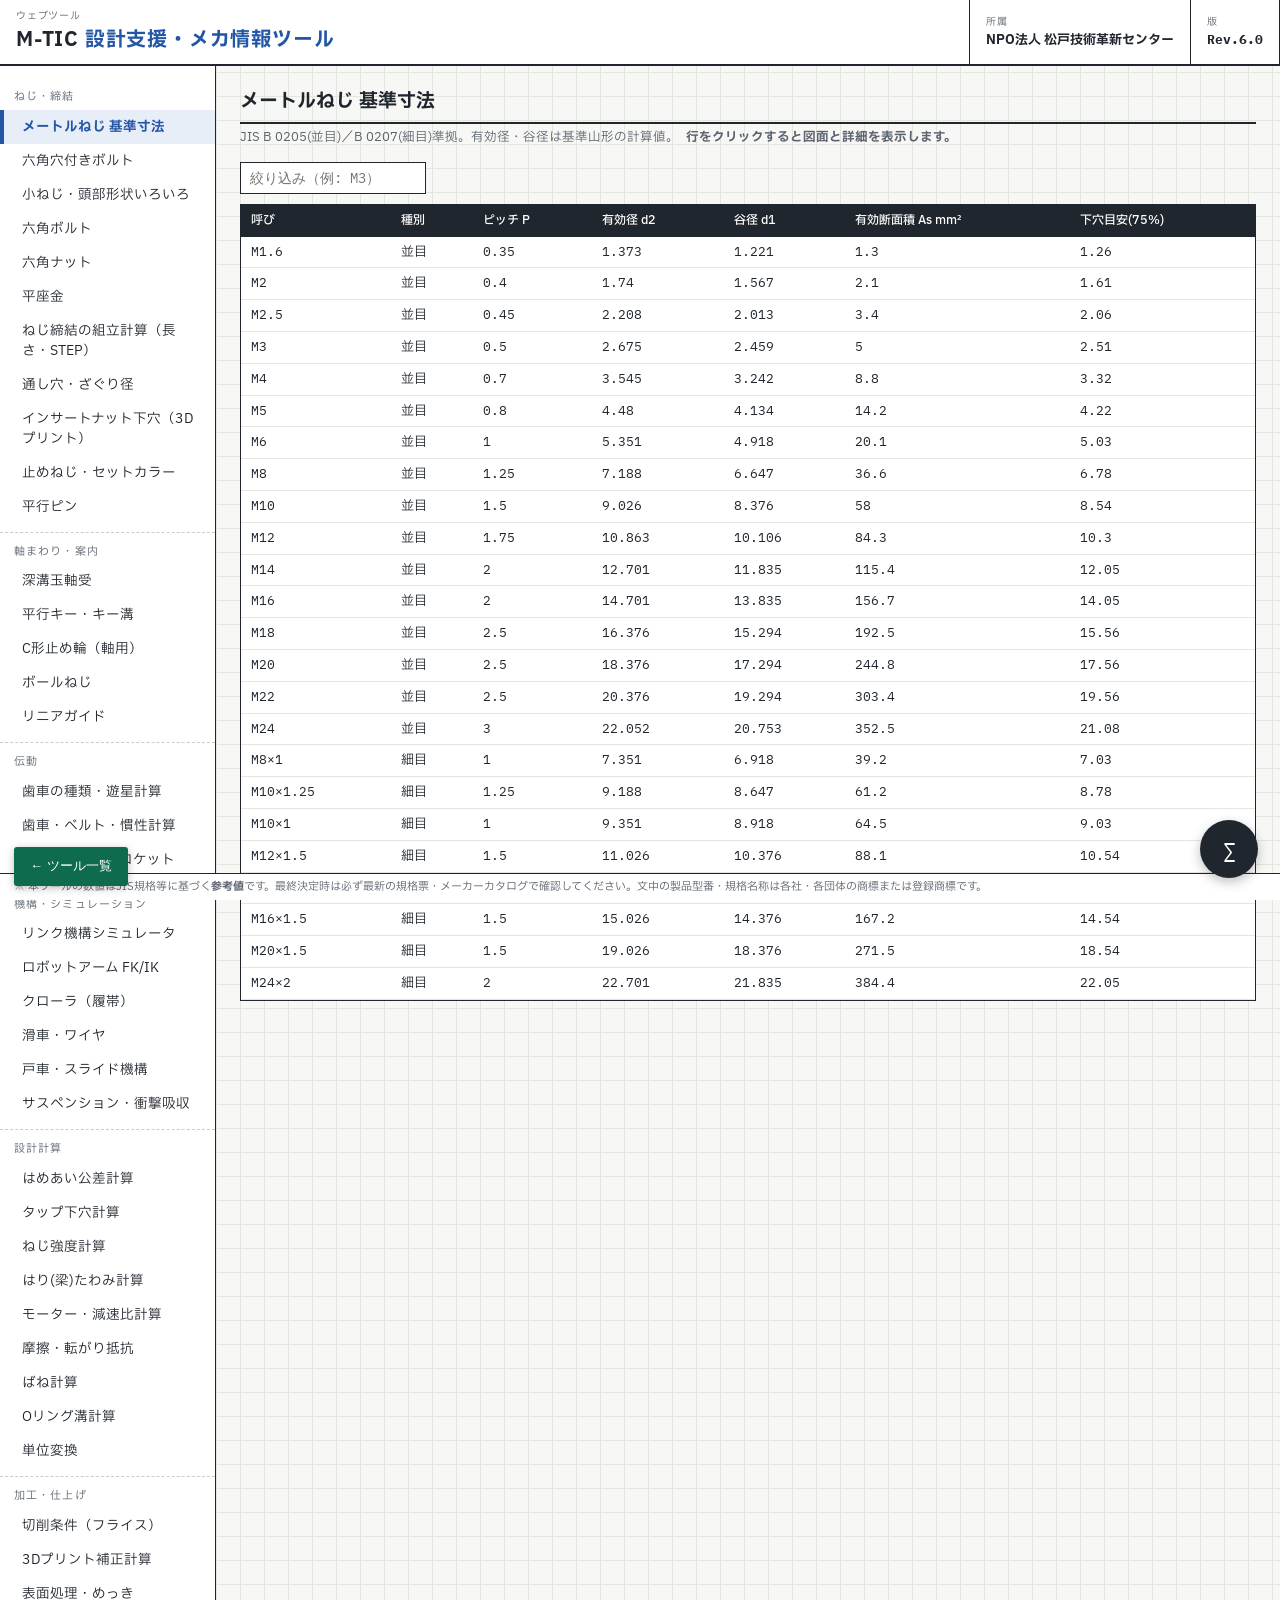
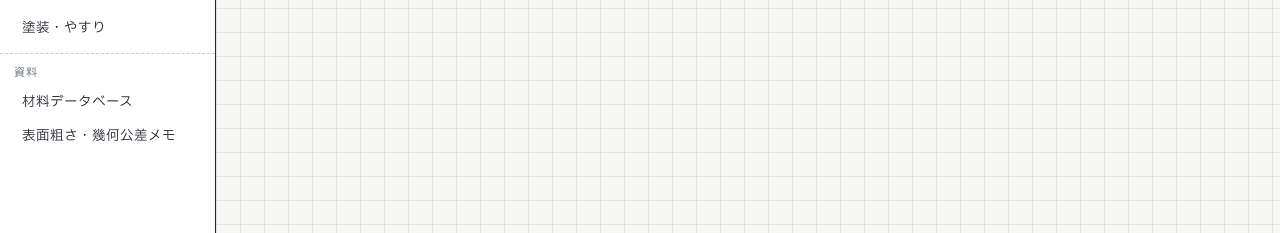
<file: tools/mech.html>
<!DOCTYPE html>
<html lang="ja">
<head>
<meta charset="UTF-8">
<meta name="viewport" content="width=device-width, initial-scale=1.0">
<title>M-TIC 設計支援・メカ情報ツール</title>
<link href="https://fonts.googleapis.com/css2?family=IBM+Plex+Sans+JP:wght@400;500;700&family=IBM+Plex+Mono:wght@400;500;600&display=swap" rel="stylesheet">
<style>
:root{
  --paper:#F7F8F5;
  --panel:#FFFFFF;
  --ink:#20262E;
  --ink2:#5A636E;
  --grid:#E2E6DF;
  --line:#C9CFC6;
  --blue:#2456A6;
  --blue-soft:#E8EEF8;
  --red:#B23A2E;
  --mono:'IBM Plex Mono',Consolas,monospace;
  --sans:'IBM Plex Sans JP','Hiragino Kaku Gothic ProN','Yu Gothic',sans-serif;
}
*{box-sizing:border-box;margin:0;padding:0}
html,body{height:100%}
body{
  font-family:var(--sans);color:var(--ink);background:var(--paper);
  background-image:linear-gradient(var(--grid) 1px,transparent 1px),linear-gradient(90deg,var(--grid) 1px,transparent 1px);
  background-size:24px 24px;
  font-size:14px;line-height:1.6;
}
header{
  background:var(--panel);border-bottom:2px solid var(--ink);
  display:flex;align-items:stretch;flex-wrap:wrap;
}
.tb-cell{border-right:1px solid var(--ink);padding:8px 16px;display:flex;flex-direction:column;justify-content:center}
.tb-label{font-size:10px;color:var(--ink2);letter-spacing:.08em}
.tb-value{font-size:16px;font-weight:700}
.tb-title{flex:1;min-width:220px}
.tb-title .tb-value{font-size:20px;letter-spacing:.04em}
.tb-title .tb-value span{color:var(--blue)}
.tb-stamp{
  align-self:center;margin:6px 14px;width:44px;height:44px;border:2px solid var(--red);
  border-radius:50%;color:var(--red);display:flex;align-items:center;justify-content:center;
  font-size:11px;font-weight:700;transform:rotate(-8deg);flex-shrink:0;
}
.app{display:flex;min-height:calc(100vh - 62px)}
nav{
  width:216px;flex-shrink:0;background:var(--panel);border-right:1px solid var(--ink);
  padding:12px 0 80px;
}
.nav-group{padding:10px 14px 4px;font-size:11px;color:var(--ink2);letter-spacing:.1em;border-top:1px dashed var(--line);margin-top:8px}
.nav-group:first-child{border-top:none;margin-top:0}
.nav-item{
  display:block;width:100%;text-align:left;padding:7px 14px 7px 22px;border:none;background:none;
  font-family:var(--sans);font-size:13.5px;color:var(--ink);cursor:pointer;position:relative;
}
.nav-item:hover{background:var(--blue-soft)}
.nav-item.active{background:var(--blue-soft);color:var(--blue);font-weight:700}
.nav-item.active::before{content:"";position:absolute;left:0;top:0;bottom:0;width:4px;background:var(--blue)}
main{flex:1;padding:20px 24px 120px;min-width:0}
h2.page-title{font-size:19px;border-bottom:2px solid var(--ink);padding-bottom:6px;margin-bottom:4px}
.page-sub{color:var(--ink2);font-size:12.5px;margin-bottom:14px}
.fs-grid{display:grid;grid-template-columns:minmax(300px,440px) minmax(0,1fr);gap:16px;align-items:start}
@media(max-width:900px){.fs-grid{grid-template-columns:1fr}}
.fs-grid .calc-card{max-width:none;margin-bottom:0}
.fs-grid h3{margin:14px 0 6px;font-size:13px}
.fs-grid label{display:block;font-size:12px;color:var(--ink2);margin-top:8px}
.fs-grid label select{display:block;width:100%;margin-top:3px}
.fs-row{display:flex;gap:8px;align-items:center;flex-wrap:wrap;margin-top:6px;font-size:12.5px}
.fs-row select{flex:1;min-width:160px}.fs-row input[type=number]{width:80px}
.fs-small{font-size:12px;color:var(--ink2)}
.fs-pt{display:flex;align-items:center;gap:8px;border:1px solid var(--line);background:#fff;padding:6px 8px;margin-top:4px;cursor:grab;font-size:12.5px}
.fs-pt.dragging{opacity:.4}.fs-pt.over{border-color:#FF7701;box-shadow:inset 0 2px 0 #FF7701}
.fs-grip{color:#9aa3ad;letter-spacing:-2px}.fs-pn{font-weight:600;flex:1;min-width:0}.fs-pi{color:var(--ink2);font-size:11.5px}
.fs-ops{margin-left:auto;display:flex;gap:2px}.fs-ops button{font:inherit;font-size:11px;border:1px solid #b9c0ca;background:#fff;border-radius:3px;padding:2px 6px;cursor:pointer}
.fs-plate{cursor:default;background:#f1f8f1}.fs-plate input{width:70px}
.fs-empty{color:var(--ink2);font-size:12px;padding:6px 2px}
@media(max-width:640px){.fs-pt{flex-wrap:wrap}.fs-pn{flex:1 1 50%;white-space:nowrap;overflow:hidden;text-overflow:ellipsis}.fs-pi{flex-basis:100%;order:3;padding-left:22px}}
button.act.fs-add{background:#fff;color:var(--accent,#0142A8);border:1px solid var(--accent,#0142A8)}
.fs-big{display:flex;justify-content:space-between;align-items:baseline;gap:10px;border-bottom:1px solid var(--line);padding:8px 0;flex-wrap:wrap}
.fs-big span{color:var(--ink2)}.fs-big b{font-size:20px;color:#0142A8}.fs-big small{flex-basis:100%;color:var(--ink2)}
table.fs-res{width:100%;border-collapse:collapse;margin-top:12px;font-size:12.5px}
table.fs-res th{text-align:left;background:#eef2f8;padding:6px 8px;color:#0142A8}table.fs-res td{padding:5px 8px;border-bottom:1px solid var(--line);vertical-align:top}
table.fs-res td:first-child{color:var(--ink2);width:48%}
.fs-warn{background:#fff4e5;border-left:4px solid #FF7701;padding:8px 12px;margin-bottom:10px}.fs-warn p{margin:2px 0}
.fs-note{font-size:12px;color:var(--ink2);margin:8px 0 0}
#fs-svg svg{width:100%;max-width:420px;display:block;margin:6px auto}
table.fs-src{font-size:12px;color:var(--ink2);border-collapse:collapse}table.fs-src td{padding:2px 8px 2px 0;border-bottom:1px solid var(--line)}

.page-sub code{font-family:var(--mono)}
.tool-bar{display:flex;gap:10px;align-items:center;margin-bottom:10px;flex-wrap:wrap}
input[type=text],input[type=number],select{
  font-family:var(--mono);font-size:13.5px;padding:6px 9px;border:1px solid var(--ink);
  border-radius:0;background:#fff;color:var(--ink);
}
input:focus,select:focus,button:focus-visible{outline:2px solid var(--blue);outline-offset:1px}
.data-wrap{overflow-x:auto;background:var(--panel);border:1px solid var(--ink)}
table.data{border-collapse:collapse;width:100%;font-size:13px;min-width:560px}
table.data th{
  background:var(--ink);color:#fff;font-weight:500;padding:6px 10px;text-align:left;
  font-size:12px;white-space:nowrap;position:sticky;top:0;
}
table.data td{padding:5px 10px;border-bottom:1px solid var(--grid);font-family:var(--mono);white-space:nowrap}
table.data td.jp{font-family:var(--sans)}
table.data tr.sel-row{cursor:pointer}
table.data tr.sel-row:hover{background:var(--blue-soft)}
table.data tr.selected{background:var(--blue-soft);box-shadow:inset 3px 0 0 var(--blue)}
.detail{
  display:none;margin-top:16px;background:var(--panel);border:1px solid var(--ink);
}
.detail.open{display:grid;grid-template-columns:minmax(300px,420px) 1fr}
.detail-draw{border-right:1px dashed var(--line);padding:14px;display:flex;align-items:center;justify-content:center;background:
  linear-gradient(var(--grid) 1px,transparent 1px),linear-gradient(90deg,var(--grid) 1px,transparent 1px);
  background-size:16px 16px;background-color:#FCFDFB}
.detail-info{padding:14px 18px}
.detail-info h3{font-size:16px;margin-bottom:8px;color:var(--blue)}
.spec-grid{display:grid;grid-template-columns:auto 1fr;gap:2px 16px;font-size:13.5px}
.spec-grid dt{color:var(--ink2)}
.spec-grid dd{font-family:var(--mono);font-weight:500}
.note{margin-top:10px;font-size:12px;color:var(--ink2);border-left:3px solid var(--line);padding-left:8px}
.calc-card{background:var(--panel);border:1px solid var(--ink);padding:16px 18px;margin-bottom:16px;max-width:760px}
.calc-card h3{font-size:15px;margin-bottom:10px}
.form-row{display:flex;gap:14px;flex-wrap:wrap;margin-bottom:10px}
.form-row label{display:flex;flex-direction:column;font-size:12px;color:var(--ink2);gap:3px}
.result-box{
  margin-top:10px;border:1px solid var(--blue);background:var(--blue-soft);padding:10px 14px;
  font-family:var(--mono);font-size:14px;white-space:pre-wrap;display:none;
}
.result-box.show{display:block}
.result-box .big{font-size:19px;font-weight:600;color:var(--blue)}
.result-box .warn{color:var(--red);font-weight:600}
button.act{
  font-family:var(--sans);font-size:13.5px;font-weight:700;padding:7px 18px;cursor:pointer;
  background:var(--blue);color:#fff;border:1px solid var(--blue);
}
button.act:hover{background:#1a4183}
button.ghost{
  font-family:var(--sans);font-size:12.5px;padding:5px 12px;cursor:pointer;
  background:#fff;color:var(--ink);border:1px solid var(--ink);
}
button.ghost:hover{background:var(--blue-soft)}
.preset-row{display:flex;gap:6px;flex-wrap:wrap;margin-bottom:10px}
svg text{font-family:var(--mono);font-size:11px;fill:var(--ink)}
svg .dim{stroke:var(--blue);stroke-width:1;fill:none}
svg .dimtxt{fill:var(--blue);font-size:11px}
svg .body{stroke:var(--ink);stroke-width:1.6;fill:#fff}
svg .hatch{stroke:var(--ink2);stroke-width:.7}
svg .cl{stroke:var(--red);stroke-width:.7;stroke-dasharray:8 3 2 3}
#calcFab{
  position:fixed;right:22px;bottom:22px;z-index:900;width:58px;height:58px;border-radius:50%;
  background:var(--ink);color:#fff;border:none;font-size:22px;cursor:pointer;
  box-shadow:0 4px 12px rgba(0,0,0,.25);font-family:var(--mono);
}
#calcFab:hover{background:var(--blue)}
#calcWin{
  position:fixed;z-index:950;width:300px;background:var(--panel);border:2px solid var(--ink);
  box-shadow:6px 6px 0 rgba(32,38,46,.18);display:none;top:90px;right:30px;
}
#calcWin.open{display:block}
#calcHead{
  background:var(--ink);color:#fff;padding:6px 10px;font-size:12.5px;cursor:move;
  display:flex;justify-content:space-between;align-items:center;user-select:none;touch-action:none;
}
#calcHead button{background:none;border:none;color:#fff;font-size:15px;cursor:pointer;padding:0 4px}
#calcDisp{
  font-family:var(--mono);padding:8px 10px 2px;text-align:right;min-height:26px;font-size:13px;
  color:var(--ink2);word-break:break-all;
}
#calcRes{font-family:var(--mono);padding:0 10px 8px;text-align:right;font-size:22px;font-weight:600;min-height:32px}
#calcKeys{display:grid;grid-template-columns:repeat(5,1fr);gap:1px;background:var(--line);border-top:1px solid var(--line)}
#calcKeys button{
  font-family:var(--mono);font-size:14px;padding:10px 0;border:none;background:var(--panel);cursor:pointer;
}
#calcKeys button:hover{background:var(--blue-soft)}
#calcKeys button.op{background:#F0F2ED}
#calcKeys button.eq{background:var(--blue);color:#fff}
#calcKeys button.eq:hover{background:#1a4183}
#calcHist{max-height:90px;overflow-y:auto;border-top:1px dashed var(--line);font-family:var(--mono);font-size:11.5px;padding:4px 10px;color:var(--ink2)}
#calcHist div{cursor:pointer;padding:1px 0}
#calcHist div:hover{color:var(--blue)}
.deg-toggle{font-family:var(--mono);font-size:11px;background:var(--red);padding:1px 6px;border-radius:2px;cursor:pointer}
.foot-note{position:fixed;left:0;right:0;bottom:0;background:var(--panel);border-top:1px solid var(--ink);
  font-size:11px;color:var(--ink2);padding:4px 14px;z-index:800}
@media(max-width:860px){
  .app{flex-direction:column}
  nav{width:100%;display:flex;overflow-x:auto;padding:0}
  .nav-group{display:none}
  .nav-item{white-space:nowrap;padding:10px 12px}
  .nav-item.active::before{left:0;right:0;top:auto;bottom:0;width:auto;height:3px}
  .detail.open{grid-template-columns:1fr}
  .detail-draw{border-right:none;border-bottom:1px dashed var(--line)}
}
@media(prefers-reduced-motion:reduce){*{transition:none!important}}
</style>
</head>
<body>
<a href="index.html" style="position:fixed;left:14px;bottom:14px;z-index:9999;background:#0E6B4E;color:#fff;text-decoration:none;font-size:13px;padding:9px 16px;border-radius:3px;box-shadow:0 2px 8px rgba(0,0,0,.25);font-family:sans-serif">← ツール一覧</a>

<header>
  <div class="tb-cell tb-title">
    <span class="tb-label">ウェブツール</span>
    <span class="tb-value">M-TIC <span>設計支援・メカ情報ツール</span></span>
  </div>
  <div class="tb-cell">
    <span class="tb-label">所属</span>
    <span class="tb-value" style="font-size:13px">NPO法人 松戸技術革新センター</span>
  </div>
  <div class="tb-cell">
    <span class="tb-label">版</span>
    <span class="tb-value" style="font-size:13px;font-family:var(--mono)">Rev.6.0</span>
  </div>
</header>

<div class="app">
<nav id="nav"></nav>
<main id="main"></main>
</div>

<button id="calcFab" title="関数電卓を開く">∑</button>

<div id="calcWin" role="dialog" aria-label="関数電卓">
  <div id="calcHead">
    <span>関数電卓 <span class="deg-toggle" id="degToggle">DEG</span></span>
    <span>
      <button id="calcClearHist" title="履歴クリア">⌫</button>
      <button id="calcClose" title="閉じる">×</button>
    </span>
  </div>
  <div id="calcDisp">&nbsp;</div>
  <div id="calcRes">0</div>
  <div id="calcKeys"></div>
  <div id="calcHist"></div>
</div>

<div class="foot-note">※ 本ツールの数値はJIS規格等に基づく<b>参考値</b>です。最終決定時は必ず最新の規格票・メーカーカタログで確認してください。文中の製品型番・規格名称は各社・各団体の商標または登録商標です。</div>

<script>
// メートルねじ（並目 JIS B 0205 / 細目 JIS B 0207）
// [呼び, ピッチ, 種別]  有効径・谷径は式から算出
const THREADS = [
 ["M1.6",0.35,"並目"],["M2",0.4,"並目"],["M2.5",0.45,"並目"],["M3",0.5,"並目"],
 ["M4",0.7,"並目"],["M5",0.8,"並目"],["M6",1.0,"並目"],["M8",1.25,"並目"],
 ["M10",1.5,"並目"],["M12",1.75,"並目"],["M14",2.0,"並目"],["M16",2.0,"並目"],
 ["M18",2.5,"並目"],["M20",2.5,"並目"],["M22",2.5,"並目"],["M24",3.0,"並目"],
 ["M8",1.0,"細目"],["M10",1.25,"細目"],["M10",1.0,"細目"],["M12",1.5,"細目"],
 ["M12",1.25,"細目"],["M16",1.5,"細目"],["M20",1.5,"細目"],["M24",2.0,"細目"]
];
// 六角穴付きボルト JIS B 1176
// size: [d, dk(頭径max), k(頭高), s(六角二面幅), キリ穴2級, 深ざぐり径]
const CAPSCREW = [
 ["M2",2,3.8,2,1.5,2.4,4.4],["M2.5",2.5,4.5,2.5,2,2.9,5.4],
 ["M3",3,5.5,3,2.5,3.4,6.5],["M4",4,7,4,3,4.5,8],
 ["M5",5,8.5,5,4,5.5,9.5],["M6",6,10,6,5,6.6,11],
 ["M8",8,13,8,6,9,14],["M10",10,16,10,8,11,17.5],
 ["M12",12,18,12,10,13.5,20],["M16",16,24,16,14,17.5,26],
 ["M20",20,30,20,17,22,32]
];
// 六角ボルト JIS B 1180（本体規格＝ISO寸法）
// [呼び, d, s(二面幅), k(頭高), 備考]
const HEXBOLT = [
 ["M3",3,5.5,2,""],["M4",4,7,2.8,""],["M5",5,8,3.5,""],["M6",6,10,4,""],
 ["M8",8,13,5.3,""],["M10",10,16,6.4,"附属書品(旧JIS)は s=17"],
 ["M12",12,18,7.5,"附属書品(旧JIS)は s=19"],["M14",14,21,8.8,"附属書品は s=22"],
 ["M16",16,24,10,""],["M20",20,30,12.5,""],["M24",24,36,15,""]
];
// 六角ナット JIS B 1181
// [呼び, d, s, m(1種/スタイル1), m3(3種/低)]
const NUTS = [
 ["M2",2,4,1.6,1.2],["M2.5",2.5,5,2,1.6],["M3",3,5.5,2.4,1.8],
 ["M4",4,7,3.2,2.2],["M5",5,8,4.7,2.7],["M6",6,10,5.2,3.2],
 ["M8",8,13,6.8,4],["M10",10,16,8.4,5],["M12",12,18,10.8,6],
 ["M16",16,24,14.8,8],["M20",20,30,18,10]
];
// 平座金 JIS B 1256 並形
// [呼び, d1(内径), d2(外径), t]
const WASHERS = [
 ["M2",2.2,5,0.3],["M2.5",2.7,6,0.5],["M3",3.2,7,0.5],["M4",4.3,9,0.8],
 ["M5",5.3,10,1],["M6",6.4,12,1.6],["M8",8.4,16,1.6],["M10",10.5,20,2],
 ["M12",13,24,2.5],["M16",17,30,3],["M20",21,37,3]
];
// 深溝玉軸受
// [呼び番号, d, D, B, 系列]
const BEARINGS = [
 ["623",3,10,4,"62"],["624",4,13,5,"62"],["625",5,16,5,"62"],
 ["626",6,19,6,"62"],["627",7,22,7,"62"],["628",8,24,8,"62"],
 ["604",4,12,4,"60ミニ"],["605",5,14,5,"60ミニ"],["606",6,17,6,"60ミニ"],
 ["607",7,19,6,"60ミニ"],["608",8,22,7,"60ミニ"],["609",9,24,7,"60ミニ"],
 ["695",5,13,4,"69ミニ"],["696",6,15,5,"69ミニ"],
 ["6800",10,19,5,"68"],["6801",12,21,5,"68"],["6802",15,24,5,"68"],
 ["6900",10,22,6,"69"],["6901",12,24,6,"69"],["6902",15,28,7,"69"],
 ["6000",10,26,8,"60"],["6001",12,28,8,"60"],["6002",15,32,9,"60"],
 ["6003",17,35,10,"60"],["6004",20,42,12,"60"],["6005",25,47,12,"60"],
 ["6200",10,30,9,"62"],["6201",12,32,10,"62"],["6202",15,35,11,"62"],
 ["6203",17,40,12,"62"],["6204",20,47,14,"62"],
 ["6300",10,35,11,"63"],["6301",12,37,12,"63"],["6302",15,42,13,"63"]
];
// 平行キー JIS B 1301
// [適用軸径, b, h, t1(軸溝深さ), t2(穴溝深さ)]
const KEYS = [
 ["6を超え8以下",2,2,1.2,1.0],["8を超え10以下",3,3,1.8,1.4],
 ["10を超え12以下",4,4,2.5,1.8],["12を超え17以下",5,5,3.0,2.3],
 ["17を超え22以下",6,6,3.5,2.8],["22を超え30以下",8,7,4.0,3.3],
 ["30を超え38以下",10,8,5.0,3.3],["38を超え44以下",12,8,5.0,3.3],
 ["44を超え50以下",14,9,5.5,3.8]
];
// C形止め輪 軸用 JIS B 2804
// [適用軸径d, 溝径d2, 板厚t, 溝幅m]
const SNAPRINGS = [
 [5,4.8,0.6,0.7],[6,5.7,0.7,0.8],[8,7.6,0.8,0.9],[10,9.6,1.0,1.15],
 [12,11.5,1.0,1.15],[15,14.3,1.0,1.15],[17,16.2,1.0,1.15],
 [20,19.0,1.2,1.35],[25,23.9,1.2,1.35]
];
// 平行ピン JIS B 1354
const PINS = [1,1.5,2,2.5,3,4,5,6,8,10,12];
// 材料
// [名称, 分類, 密度g/cm3, 引張強さMPa, ヤング率GPa, 特徴]
const MATERIALS = [
 ["SS400","鉄鋼",7.85,"400〜510",206,"一般構造用。溶接性良好、安価。フレームやブラケットの定番"],
 ["S45C","鉄鋼",7.85,"570(生材)〜690(調質)",205,"機械構造用炭素鋼。軸・シャフトの定番。焼入れ可"],
 ["SUS304","ステンレス",7.93,"520以上",193,"耐食性◎。加工硬化しやすく切削はやや難。非磁性(加工で弱磁性化)"],
 ["A5052","アルミ",2.68,"約260",70,"中強度・耐食性◎・曲げ加工向き。板金の定番"],
 ["A2017（ジュラルミン）","アルミ",2.79,"約425",73,"高強度。切削性良好。耐食性は低め(要表面処理)"],
 ["A7075(超々ジュラルミン)","アルミ",2.80,"約570",72,"アルミ最強クラス。ロボットの軽量高強度部品向き。溶接不可"],
 ["C3604(快削黄銅)","銅合金",8.50,"約335",96,"切削性◎。ブッシュ・小物部品向き"],
 ["POM（ポリアセタール）","樹脂",1.41,"約61",2.8,"摺動性◎・寸法安定性◎。ギア・ブッシュの定番。接着は難。商品名：ジュラコン®・デルリン®など"],
 ["キャストナイロン（PA6）","樹脂",1.16,"約96",3.3,"強靭・耐摩耗。大型ギアやローラー向き。吸水で寸法変化あり。商品名：MCナイロン®など"],
 ["ABS","樹脂",1.05,"約40",2.1,"3Dプリント・切削とも扱いやすい汎用樹脂"],
 ["PLA(3Dプリント)","樹脂",1.24,"約50(造形条件で低下)",3.5,"印刷しやすいが熱に弱い(約60℃で軟化)。治具・試作向き"],
 ["PC(ポリカーボネート)","樹脂",1.20,"約62",2.3,"耐衝撃性◎。透明カバーやガード向き"]
];
// はめあい JIS B 0401
const FIT_RANGES=[[0,3],[3,6],[6,10],[10,18],[18,30],[30,50],[50,80],[80,120]];
const IT={5:[4,5,6,8,9,11,13,15],6:[6,8,9,11,13,16,19,22],7:[10,12,15,18,21,25,30,35],
 8:[14,18,22,27,33,39,46,54],9:[25,30,36,43,52,62,74,87],10:[40,48,58,70,84,100,120,140],
 11:[60,75,90,110,130,160,190,220]};
const SHAFT_DEV={ // es(上) or ei(下) µm
 e:{type:"es",v:[-14,-20,-25,-32,-40,-50,-60,-72]},
 f:{type:"es",v:[-6,-10,-13,-16,-20,-25,-30,-36]},
 g:{type:"es",v:[-2,-4,-5,-6,-7,-9,-10,-12]},
 h:{type:"es",v:[0,0,0,0,0,0,0,0]},
 js:{type:"js"},
 k:{type:"ei",v:[0,1,1,1,2,2,2,3]},
 m:{type:"ei",v:[2,4,6,7,8,9,11,13]},
 n:{type:"ei",v:[4,8,10,12,15,17,20,23]},
 p:{type:"ei",v:[6,12,15,18,22,26,32,37]}
};
const HOLE_DEV={
 H:{type:"EI",v:[0,0,0,0,0,0,0,0]},
 G:{type:"EI",v:[2,4,5,6,7,9,10,12]},
 F:{type:"EI",v:[6,10,13,16,20,25,30,36]},
 E:{type:"EI",v:[14,20,25,32,40,50,60,72]},
 JS:{type:"js"},
 K:{type:"ES7",v:[0,3,5,6,6,7,9,10]},   // 7級のみ
 N:{type:"ES7",v:[-4,-4,-4,-5,-7,-8,-9,-10]},
 P:{type:"ES7",v:[-6,-8,-9,-11,-14,-17,-21,-24]}
};
// ねじ強度区分 [表示, 耐力MPa]
const STRENGTH=[["4.8 (一般鋼)",320],["8.8 (中強度)",640],["10.9 (高強度)",900],["12.9 (キャップスクリュー標準)",1080],["A2-70 (ステンレス)",450]];

const $=s=>document.querySelector(s);
const fmt=(x,n=3)=>Number(x.toFixed(n)).toString();
const threadCalc=(d,p)=>({d2:d-0.6495*p, d1:d-1.0825*p, As:Math.PI/4*Math.pow((d-0.6495*p + d-1.2269*p)/2,2)});
function esc(s){return String(s).replace(/[&<>"]/g,c=>({"&":"&amp;","<":"&lt;",">":"&gt;",'"':"&quot;"}[c]))}

function dimH(x1,x2,y,label,off=0){
 return `<line class="dim" x1="${x1}" y1="${y}" x2="${x2}" y2="${y}"/>
 <line class="dim" x1="${x1}" y1="${y-4}" x2="${x1}" y2="${y+4}"/>
 <line class="dim" x1="${x2}" y1="${y-4}" x2="${x2}" y2="${y+4}"/>
 <text class="dimtxt" x="${(x1+x2)/2}" y="${y-5+off}" text-anchor="middle">${label}</text>`;
}
function dimV(x,y1,y2,label){
 return `<line class="dim" x1="${x}" y1="${y1}" x2="${x}" y2="${y2}"/>
 <line class="dim" x1="${x-4}" y1="${y1}" x2="${x+4}" y2="${y1}"/>
 <line class="dim" x1="${x-4}" y1="${y2}" x2="${x+4}" y2="${y2}"/>
 <text class="dimtxt" x="${x+7}" y="${(y1+y2)/2+4}">${label}</text>`;
}

function svgWrap(inner,w=380,h=300){return `<svg viewBox="0 0 ${w} ${h}" width="100%" style="max-width:${w}px" xmlns="http://www.w3.org/2000/svg">${inner}</svg>`}

// 六角穴付きボルト
function drawCapScrew(r){
 const [nm,d,dk,k,s]=r;
 const sc=Math.min(120/dk, 26); // scale
 const DK=dk*sc, K=k*sc, D=d*sc, L=Math.min(d*3.2*sc,150);
 const cx=120, topY=60;
 let g="";
 // 側面図
 g+=`<rect class="body" x="${cx-DK/2}" y="${topY}" width="${DK}" height="${K}"/>`;
 g+=`<rect class="body" x="${cx-D/2}" y="${topY+K}" width="${D}" height="${L}"/>`;
 // ねじ山ハッチ
 for(let y=topY+K+6;y<topY+K+L-2;y+=7){g+=`<line class="hatch" x1="${cx-D/2}" y1="${y+4}" x2="${cx+D/2}" y2="${y}"/>`}
 g+=`<line class="cl" x1="${cx}" y1="${topY-12}" x2="${cx}" y2="${topY+K+L+12}"/>`;
 // 六角穴（正面から見えるへこみ表現）
 g+=`<rect class="hatch" x="${cx-s*sc/2}" y="${topY+3}" width="${s*sc}" height="${K-6}" fill="none" stroke-dasharray="3 2"/>`;
 g+=dimH(cx-DK/2,cx+DK/2,topY-14,`dk ${dk}`);
 g+=dimH(cx-D/2,cx+D/2,topY+K+L+18,`${nm}`);
 g+=dimV(cx+DK/2+16,topY,topY+K,`k ${k}`);
 // 上面図（六角穴）
 const tx=300,ty=120,R=DK/2;
 g+=`<circle class="body" cx="${tx}" cy="${ty}" r="${R}"/>`;
 let hex="";const rs=s*sc/2/Math.cos(Math.PI/6);
 for(let i=0;i<6;i++){const a=Math.PI/3*i+Math.PI/6;hex+=`${tx+rs*Math.cos(a)},${ty+rs*Math.sin(a)} `}
 g+=`<polygon class="body" points="${hex}" fill="none"/>`;
 g+=dimH(tx-s*sc/2,tx+s*sc/2,ty-R-10,`s ${s}`);
 g+=`<text x="${tx}" y="${ty+R+18}" text-anchor="middle">上面（六角穴）</text>`;
 return svgWrap(g,380,topY+K+L+40);
}
// 六角ボルト／ナット上面
function hexTop(tx,ty,s,sc,holeD){
 let g="";const rs=s*sc/2/Math.cos(Math.PI/6);let hex="";
 for(let i=0;i<6;i++){const a=Math.PI/3*i+Math.PI/6;hex+=`${tx+rs*Math.cos(a)},${ty+rs*Math.sin(a)} `}
 g+=`<polygon class="body" points="${hex}"/>`;
 g+=`<circle class="body" cx="${tx}" cy="${ty}" r="${s*sc*0.5*0.95}" fill="none" stroke-dasharray="4 3" stroke-width="0.8"/>`;
 if(holeD)g+=`<circle class="body" cx="${tx}" cy="${ty}" r="${holeD*sc/2}"/>`;
 return g;
}
function drawHexBolt(r){
 const [nm,d,s,k]=r;
 const sc=Math.min(110/s,22);
 const S=s*sc,K=k*sc,D=d*sc,L=Math.min(d*3*sc,140),cx=110,topY=60;
 let g=`<rect class="body" x="${cx-S/2}" y="${topY}" width="${S}" height="${K}"/>
 <rect class="body" x="${cx-D/2}" y="${topY+K}" width="${D}" height="${L}"/>`;
 for(let y=topY+K+6;y<topY+K+L-2;y+=7){g+=`<line class="hatch" x1="${cx-D/2}" y1="${y+4}" x2="${cx+D/2}" y2="${y}"/>`}
 g+=`<line class="cl" x1="${cx}" y1="${topY-12}" x2="${cx}" y2="${topY+K+L+12}"/>`;
 g+=dimH(cx-S/2,cx+S/2,topY-14,`s ${s}`);
 g+=dimV(cx+S/2+16,topY,topY+K,`k ${k}`);
 g+=dimH(cx-D/2,cx+D/2,topY+K+L+18,nm);
 g+=hexTop(295,130,s,sc,0);
 g+=`<text x="295" y="${130+S/2+20}" text-anchor="middle">上面</text>`;
 return svgWrap(g,380,topY+K+L+40);
}
function drawNut(r){
 const [nm,d,s,m]=r;
 const sc=Math.min(110/s,22);
 const S=s*sc,M=m*sc,cx=110,topY=90;
 let g=`<rect class="body" x="${cx-S/2}" y="${topY}" width="${S}" height="${M}"/>`;
 // ねじ穴破線
 g+=`<line class="hatch" x1="${cx-d*sc/2}" y1="${topY}" x2="${cx-d*sc/2}" y2="${topY+M}" stroke-dasharray="4 3"/>`;
 g+=`<line class="hatch" x1="${cx+d*sc/2}" y1="${topY}" x2="${cx+d*sc/2}" y2="${topY+M}" stroke-dasharray="4 3"/>`;
 g+=`<line class="cl" x1="${cx}" y1="${topY-14}" x2="${cx}" y2="${topY+M+14}"/>`;
 g+=dimH(cx-S/2,cx+S/2,topY-14,`s ${s}`);
 g+=dimV(cx+S/2+16,topY,topY+M,`m ${m}`);
 g+=hexTop(290,140,s,sc,d);
 g+=dimH(290-d*sc/2,290+d*sc/2,140-S/2-12,`ねじ ${nm}`);
 return svgWrap(g,380,260);
}
function drawWasher(r){
 const [nm,d1,d2,t]=r;
 const sc=Math.min(140/d2,18);
 const cx=120,cy=130;
 let g=`<circle class="body" cx="${cx}" cy="${cy}" r="${d2*sc/2}"/>
 <circle class="body" cx="${cx}" cy="${cy}" r="${d1*sc/2}"/>
 <line class="cl" x1="${cx-d2*sc/2-12}" y1="${cy}" x2="${cx+d2*sc/2+12}" y2="${cy}"/>`;
 g+=dimH(cx-d2*sc/2,cx+d2*sc/2,cy-d2*sc/2-12,`外径 ${d2}`);
 g+=dimH(cx-d1*sc/2,cx+d1*sc/2,cy+d1*sc/2+16,`内径 ${d1}`,26);
 const sx=300;
 const T=Math.max(t*sc,4);
 g+=`<rect class="body" x="${sx-T/2}" y="${cy-d2*sc/2}" width="${T}" height="${d2*sc}"/>`;
 g+=dimH(sx-T/2,sx+T/2,cy-d2*sc/2-12,`t ${t}`);
 g+=`<text x="${sx}" y="${cy+d2*sc/2+18}" text-anchor="middle">側面</text>`;
 return svgWrap(g,380,270);
}
function drawBearing(r){
 const [no,d,D,B]=r;
 const sc=Math.min(180/D,10);
 const cx=150,cy=140,Ro=D*sc/2,Ri=d*sc/2,W=B*sc;
 const ringT=(Ro-Ri)*0.36, ballR=(Ro-Ri)*0.30;
 let g="";
 // 断面（上下）
 for(const sgn of [-1,1]){
  const yOut=cy+sgn*Ro, yOutIn=cy+sgn*(Ro-ringT);
  const yInOut=cy+sgn*(Ri+ringT), yIn=cy+sgn*Ri;
  g+=`<rect class="body" x="${cx-W/2}" y="${Math.min(yOut,yOutIn)}" width="${W}" height="${ringT}"/>`;
  g+=`<rect class="body" x="${cx-W/2}" y="${Math.min(yInOut,yIn)}" width="${W}" height="${ringT}"/>`;
  g+=`<circle class="body" cx="${cx}" cy="${cy+sgn*(Ri+(Ro-Ri)/2)}" r="${ballR}"/>`;
 }
 g+=`<line class="cl" x1="${cx-W/2-24}" y1="${cy}" x2="${cx+W/2+24}" y2="${cy}"/>`;
 g+=dimV(cx-W/2-20,cy-Ro,cy+Ro,`φD ${D}`);
 g+=dimV(cx+W/2+20,cy-Ri,cy+Ri,`φd ${d}`);
 g+=dimH(cx-W/2,cx+W/2,cy-Ro-12,`B ${B}`);
 g+=`<text x="${cx}" y="${cy+Ro+24}" text-anchor="middle">深溝玉軸受 ${no} 断面</text>`;
 return svgWrap(g,380,300);
}
function drawKey(r){
 const [range,b,h,t1,t2]=r;
 // 代表軸径＝範囲上限
 const dmax=parseFloat(range.match(/([0-9.]+)以下/)[1]);
 const sc=Math.min(150/dmax,14);
 const cx=120,cy=150,R=dmax*sc/2,Bw=b*sc,T1=t1*sc;
 let g=`<circle class="body" cx="${cx}" cy="${cy}" r="${R}"/>`;
 // キー溝
 g+=`<rect class="body" x="${cx-Bw/2}" y="${cy-R-2}" width="${Bw}" height="${R-(R-T1)+2}" fill="#fff"/>`;
 g+=`<line class="cl" x1="${cx-R-14}" y1="${cy}" x2="${cx+R+14}" y2="${cy}"/>
 <line class="cl" x1="${cx}" y1="${cy-R-14}" x2="${cx}" y2="${cy+R+14}"/>`;
 g+=dimH(cx-Bw/2,cx+Bw/2,cy-R-16,`b ${b}`);
 g+=dimV(cx+R+22,cy-R+T1,cy+R,`d−t1`);
 g+=`<text x="${cx}" y="${cy+R+28}" text-anchor="middle">軸断面（代表径 φ${dmax}）</text>`;
 // キー本体
 const kx=290,ky=120,Kb=b*sc,Kh=h*sc;
 g+=`<rect class="body" x="${kx-Kb/2}" y="${ky}" width="${Kb}" height="${Kh}"/>`;
 g+=dimH(kx-Kb/2,kx+Kb/2,ky-10,`b ${b}`);
 g+=dimV(kx+Kb/2+14,ky,ky+Kh,`h ${h}`);
 g+=`<text x="${kx}" y="${ky+Kh+20}" text-anchor="middle">キー断面</text>`;
 return svgWrap(g,390,310);
}
function drawSnapRing(r){
 const [d,d2,t,m]=r;
 const sc=Math.min(120/d,14);
 const cx=150,cy=130,R=d*sc/2,R2=d2*sc/2,M=Math.max(m*sc,4);
 const L=140;
 let g=`<rect class="body" x="${cx-L/2}" y="${cy-R}" width="${L}" height="${R*2}"/>`;
 // 溝
 g+=`<rect class="body" x="${cx+20-M/2}" y="${cy-R}" width="${M}" height="${R-R2}" fill="#fff"/>`;
 g+=`<rect class="body" x="${cx+20-M/2}" y="${cy+R2}" width="${M}" height="${R-R2}" fill="#fff"/>`;
 g+=`<line class="cl" x1="${cx-L/2-12}" y1="${cy}" x2="${cx+L/2+12}" y2="${cy}"/>`;
 g+=dimV(cx-L/2-16,cy-R,cy+R,`φd ${d}`);
 g+=dimV(cx+L/2+18,cy-R2,cy+R2,`溝径 ${d2}`);
 g+=dimH(cx+20-M/2,cx+20+M/2,cy-R-12,`溝幅 ${m}`);
 g+=`<text x="${cx}" y="${cy+R+26}" text-anchor="middle">軸の止め輪溝（板厚 t=${t}）</text>`;
 return svgWrap(g,380,280);
}
function drawThread(r){
 const [nm,p,kind]=r;
 const d=parseFloat(nm.slice(1));
 const t=threadCalc(d,p);
 const sc=Math.min(200/d,30);
 const cx=60,cy0=60,H=180;
 const rD=d*sc/2, r2=t.d2*sc/2, r1=t.d1*sc/2;
 const cxm=190;
 let g=`<line class="cl" x1="${cxm}" y1="${cy0-14}" x2="${cxm}" y2="${cy0+H+14}"/>`;
 // ねじ山プロファイル（左右）
 const P=Math.max(p*sc,10);
 for(const sgn of[-1,1]){
  let path=`M ${cxm+sgn*r1} ${cy0}`;
  for(let y=cy0;y<cy0+H-P;y+=P){
   path+=` L ${cxm+sgn*rD} ${y+P/2} L ${cxm+sgn*r1} ${y+P}`;
  }
  g+=`<path class="body" d="${path}" fill="none"/>`;
 }
 g+=dimH(cxm-rD,cxm+rD,cy0-16,`外径 d=${d}`);
 g+=dimH(cxm-r2,cxm+r2,cy0+H+20,`有効径 d2≈${fmt(t.d2)}`,0);
 g+=dimH(cxm-r1,cxm+r1,cy0+H+44,`谷径 d1≈${fmt(t.d1)}`,0);
 g+=dimV(cxm+rD+22,cy0+P/2,cy0+P*1.5,`P ${p}`);
 return svgWrap(g,390,cy0+H+64);
}
function drawPin(dv){
 const sc=Math.min(80/dv,20);
 const D=dv*sc,L=170,cx=190,cy=120;
 let g=`<rect class="body" x="${cx-L/2}" y="${cy-D/2}" width="${L}" height="${D}"/>`;
 g+=`<line class="body" x1="${cx-L/2+8}" y1="${cy-D/2}" x2="${cx-L/2}" y2="${cy-D/2+3}"/>`;
 g+=`<line class="cl" x1="${cx-L/2-12}" y1="${cy}" x2="${cx+L/2+12}" y2="${cy}"/>`;
 g+=dimV(cx+L/2+18,cy-D/2,cy+D/2,`φ${dv}`);
 g+=`<text x="${cx}" y="${cy+D/2+24}" text-anchor="middle">平行ピン（両端面取り）</text>`;
 return svgWrap(g,380,220);
}

const PAGES=[
 {group:"ねじ・締結"},
 {id:"thread",label:"メートルねじ 基準寸法"},
 {id:"capscrew",label:"六角穴付きボルト"},
 {id:"screwheads",label:"小ねじ・頭部形状いろいろ"},
 {id:"hexbolt",label:"六角ボルト"},
 {id:"nut",label:"六角ナット"},
 {id:"washer",label:"平座金"},
 {id:"stack",label:"ねじ締結の組立計算（長さ・STEP）"},
 {id:"hole",label:"通し穴・ざぐり径"},
 {id:"insert",label:"インサートナット下穴（3Dプリント）"},
 {id:"setscrew",label:"止めねじ・セットカラー"},
 {id:"pin",label:"平行ピン"},
 {group:"軸まわり・案内"},
 {id:"bearing",label:"深溝玉軸受"},
 {id:"key",label:"平行キー・キー溝"},
 {id:"snap",label:"C形止め輪（軸用）"},
 {id:"ballscrew",label:"ボールねじ"},
 {id:"linear",label:"リニアガイド"},
 {group:"伝動"},
 {id:"geartypes",label:"歯車の種類・遊星計算"},
 {id:"drive",label:"歯車・ベルト・慣性計算"},
 {id:"chain",label:"チェーン・スプロケット"},
 {group:"機構・シミュレーション"},
 {id:"linkage",label:"リンク機構シミュレータ"},
 {id:"arm",label:"ロボットアーム FK/IK"},
 {id:"crawler",label:"クローラ（履帯）"},
 {id:"pulley",label:"滑車・ワイヤ"},
 {id:"slidedoor",label:"戸車・スライド機構"},
 {id:"suspension",label:"サスペンション・衝撃吸収"},
 {group:"設計計算"},
 {id:"fit",label:"はめあい公差計算"},
 {id:"tap",label:"タップ下穴計算"},
 {id:"bolt-strength",label:"ねじ強度計算"},
 {id:"beam",label:"はり(梁)たわみ計算"},
 {id:"motor",label:"モーター・減速比計算"},
 {id:"friction",label:"摩擦・転がり抵抗"},
 {id:"spring",label:"ばね計算"},
 {id:"oring",label:"Oリング溝計算"},
 {id:"unit",label:"単位変換"},
 {group:"加工・仕上げ"},
 {id:"milling",label:"切削条件（フライス）"},
 {id:"print3d",label:"3Dプリント補正計算"},
 {id:"plating",label:"表面処理・めっき"},
 {id:"finishing",label:"塗装・やすり"},
 {group:"資料"},
 {id:"material",label:"材料データベース"},
 {id:"surface",label:"表面粗さ・幾何公差メモ"}
];

function tablePage(o){
 // o: {title, std, cols, rows, rowHtml, detail(row), searchKey}
 let html=`<h2 class="page-title">${o.title}</h2><p class="page-sub">${o.std}　<b>行をクリックすると図面と詳細を表示します。</b></p>
 <div class="tool-bar"><input type="text" id="filt" placeholder="絞り込み（例: M3）" aria-label="絞り込み"></div>
 <div class="data-wrap"><table class="data"><thead><tr>${o.cols.map(c=>`<th>${c}</th>`).join("")}</tr></thead><tbody id="tbody"></tbody></table></div>
 <div class="detail" id="detail"><div class="detail-draw" id="ddraw"></div><div class="detail-info" id="dinfo"></div></div>`;
 $("#main").innerHTML=html;
 const render=q=>{
  const tb=$("#tbody");tb.innerHTML="";
  o.rows.forEach((r,i)=>{
   const key=o.searchKey(r).toLowerCase();
   if(q && !key.includes(q.toLowerCase()))return;
   const tr=document.createElement("tr");
   tr.className="sel-row";tr.innerHTML=o.rowHtml(r);
   tr.onclick=()=>{
    document.querySelectorAll("#tbody tr").forEach(x=>x.classList.remove("selected"));
    tr.classList.add("selected");
    const d=o.detail(r);
    $("#ddraw").innerHTML=d.svg;
    $("#dinfo").innerHTML=d.info;
    $("#detail").classList.add("open");
    $("#detail").scrollIntoView({behavior:"smooth",block:"nearest"});
   };
   tb.appendChild(tr);
  });
 };
 render("");
 $("#filt").addEventListener("input",e=>render(e.target.value.trim()));
}
function specList(pairs){return `<dl class="spec-grid">${pairs.map(p=>`<dt>${p[0]}</dt><dd>${p[1]}</dd>`).join("")}</dl>`}

const RENDER={};

RENDER.thread=()=>tablePage({
 title:"メートルねじ 基準寸法",std:"JIS B 0205(並目)／B 0207(細目)準拠。有効径・谷径は基準山形の計算値。",
 cols:["呼び","種別","ピッチ P","有効径 d2","谷径 d1","有効断面積 As mm²","下穴目安(75%)"],
 rows:THREADS,
 searchKey:r=>r[0]+r[2],
 rowHtml:r=>{const d=parseFloat(r[0].slice(1)),t=threadCalc(d,r[1]);
  return `<td>${r[0]}${r[2]==="細目"?"×"+r[1]:""}</td><td class="jp">${r[2]}</td><td>${r[1]}</td><td>${fmt(t.d2)}</td><td>${fmt(t.d1)}</td><td>${fmt(t.As,1)}</td><td>${fmt(d-1.299*r[1]*0.75,2)}</td>`},
 detail:r=>{const d=parseFloat(r[0].slice(1)),t=threadCalc(d,r[1]);
  return {svg:drawThread(r),info:`<h3>${r[0]}${r[2]==="細目"?"×"+r[1]:""}（${r[2]}）</h3>`+specList([
   ["外径 d",d+" mm"],["ピッチ P",r[1]+" mm"],["有効径 d2",fmt(t.d2)+" mm"],["谷径 d1",fmt(t.d1)+" mm"],
   ["有効断面積 As",fmt(t.As,1)+" mm²"],["下穴径(75%)",fmt(d-1.299*r[1]*0.75,2)+" mm"],["下穴径(≒d−P)",fmt(d-r[1],2)+" mm"]
  ])+`<p class="note">下穴はひっかかり率75%基準。詳細は「タップ下穴計算」で任意の率を計算できます。</p>`}}
});

RENDER.capscrew=()=>tablePage({
 title:"六角穴付きボルト（キャップスクリュー）",std:"JIS B 1176 準拠。キリ穴はJIS B 1001 2級。",
 cols:["呼び","頭径 dk(max)","頭高 k","六角二面幅 s","キリ穴(2級)","深ざぐり径"],
 rows:CAPSCREW,searchKey:r=>r[0],
 rowHtml:r=>`<td>${r[0]}</td><td>${r[2]}</td><td>${r[3]}</td><td>${r[4]}</td><td>${r[5]}</td><td>${r[6]}</td>`,
 detail:r=>({svg:drawCapScrew(r),info:`<h3>六角穴付きボルト ${r[0]}</h3>`+specList([
  ["頭径 dk (max)",r[2]+" mm"],["頭高さ k",r[3]+" mm"],["六角二面幅 s",r[4]+" mm"],
  ["通しキリ穴(2級)","φ"+r[5]+" mm"],["深ざぐり径","φ"+r[6]+" mm"],["ざぐり深さ目安","k＋0.5 mm 程度"]
 ])+`<p class="note">強度区分12.9が標準。頭を沈める場合は深ざぐり径×(k+0.5)程度で加工するのが一般的です。</p>`})
});

RENDER.hexbolt=()=>tablePage({
 title:"六角ボルト",std:"JIS B 1180 本体規格（ISO寸法）準拠。旧JIS(附属書品)と二面幅が違うサイズあり。",
 cols:["呼び","二面幅 s","頭高 k","備考"],
 rows:HEXBOLT,searchKey:r=>r[0],
 rowHtml:r=>`<td>${r[0]}</td><td>${r[2]}</td><td>${r[3]}</td><td class="jp">${r[4]||"—"}</td>`,
 detail:r=>({svg:drawHexBolt(r),info:`<h3>六角ボルト ${r[0]}</h3>`+specList([
  ["二面幅 s",r[2]+" mm"],["頭高さ k",r[3]+" mm"],["対角寸法(約)",fmt(r[2]/Math.cos(Math.PI/6),1)+" mm"]
 ])+(r[4]?`<p class="note">⚠ ${esc(r[4])}。工具・在庫と混在しやすいので要注意。</p>`:"")})
});

RENDER.nut=()=>tablePage({
 title:"六角ナット",std:"JIS B 1181 準拠。スタイル1(1種相当)と低ナット(3種相当)。",
 cols:["呼び","二面幅 s","高さ m(1種)","高さ(3種/低)"],
 rows:NUTS,searchKey:r=>r[0],
 rowHtml:r=>`<td>${r[0]}</td><td>${r[2]}</td><td>${r[3]}</td><td>${r[4]}</td>`,
 detail:r=>({svg:drawNut(r),info:`<h3>六角ナット ${r[0]}</h3>`+specList([
  ["二面幅 s",r[2]+" mm"],["高さ m（1種）",r[3]+" mm"],["高さ（3種・低）",r[4]+" mm"],
  ["対角寸法(約)",fmt(r[2]/Math.cos(Math.PI/6),1)+" mm"]
 ])+`<p class="note">ゆるみ止めが必要ならナイロンナットやダブルナット、ねじロック剤の併用を検討。</p>`})
});

RENDER.washer=()=>tablePage({
 title:"平座金（並形）",std:"JIS B 1256 準拠。",
 cols:["呼び","内径 d1","外径 d2","厚さ t"],
 rows:WASHERS,searchKey:r=>r[0],
 rowHtml:r=>`<td>${r[0]}</td><td>${r[1]}</td><td>${r[2]}</td><td>${r[3]}</td>`,
 detail:r=>({svg:drawWasher(r),info:`<h3>平座金 ${r[0]}（並形）</h3>`+specList([
  ["内径 d1",r[1]+" mm"],["外径 d2",r[2]+" mm"],["厚さ t",r[3]+" mm"]
 ])+`<p class="note">アルミや樹脂など柔らかい相手材への締結では座面陥没防止に有効。長穴には大径の「大形」も検討。</p>`})
});

RENDER.bearing=()=>tablePage({
 title:"深溝玉軸受",std:"呼び番号系列（604/608/62x/68xx/69xx/60xx/62xx/63xx）。ZZ=両シールド, 2RS=両接触シール。",
 cols:["呼び番号","内径 d","外径 D","幅 B","系列"],
 rows:BEARINGS,searchKey:r=>r[0]+" "+r[1],
 rowHtml:r=>`<td>${r[0]}</td><td>${r[1]}</td><td>${r[2]}</td><td>${r[3]}</td><td class="jp">${r[4]}</td>`,
 detail:r=>({svg:drawBearing(r),info:`<h3>深溝玉軸受 ${r[0]}</h3>`+specList([
  ["内径 d",r[1]+" mm"],["外径 D",r[2]+" mm"],["幅 B",r[3]+" mm"],
  ["軸のはめあい目安","js6〜k5（回転軸・普通荷重）"],["ハウジング目安","H7（外輪静止・普通荷重）"]
 ])+`<p class="note">はめあいは荷重条件・回転側で変わります。詳細は「はめあい公差計算」で数値を確認できます。</p>`})
});

RENDER.key=()=>tablePage({
 title:"平行キー・キー溝",std:"JIS B 1301 準拠。t1=軸側溝深さ, t2=穴(ボス)側溝深さ。",
 cols:["適用軸径 d","キー b×h","軸溝深さ t1","穴溝深さ t2"],
 rows:KEYS,searchKey:r=>r[0]+r[1],
 rowHtml:r=>`<td class="jp">${r[0]}</td><td>${r[1]}×${r[2]}</td><td>${r[3]}</td><td>${r[4]}</td>`,
 detail:r=>({svg:drawKey(r),info:`<h3>平行キー ${r[1]}×${r[2]}</h3>`+specList([
  ["適用軸径",r[0]+" mm"],["キー幅 b",r[1]+" mm"],["キー高さ h",r[2]+" mm"],
  ["軸溝深さ t1",r[3]+" mm"],["穴溝深さ t2",r[4]+" mm"],["溝幅公差の例","軸: N9 ／ 穴: Js9（普通形）"]
 ])+`<p class="note">キー長さは軸径の1.5倍程度が目安。ロボットの小径軸ではDカット＋止めねじやイモねじ2本の方が加工が楽な場合も多いです。</p>`})
});

RENDER.snap=()=>tablePage({
 title:"C形止め輪（軸用）",std:"JIS B 2804 準拠（主要サイズ抜粋）。",
 cols:["適用軸径 d","溝径 d2","板厚 t","溝幅 m"],
 rows:SNAPRINGS,searchKey:r=>String(r[0]),
 rowHtml:r=>`<td>${r[0]}</td><td>${r[1]}</td><td>${r[2]}</td><td>${r[3]}</td>`,
 detail:r=>({svg:drawSnapRing(r),info:`<h3>C形止め輪 軸用 呼び${r[0]}</h3>`+specList([
  ["適用軸径 d","φ"+r[0]+" mm"],["溝径 d2","φ"+r[1]+" mm"],["板厚 t",r[2]+" mm"],["溝幅 m",r[3]+" mm"]
 ])+`<p class="note">組付けには止め輪プライヤー(軸用)が必要。小径ではE形止め輪の方が着脱が楽です。</p>`})
});

RENDER.pin=()=>tablePage({
 title:"平行ピン",std:"JIS B 1354 準拠。公差はm6(打込み)またはh7(すきま)が一般的。",
 cols:["呼び径","m6公差の実寸法","h7公差の実寸法"],
 rows:PINS.map(d=>[d]),searchKey:r=>String(r[0]),
 rowHtml:r=>{
  const m6=fitCalcOne(r[0],"shaft","m",6), h7=fitCalcOne(r[0],"shaft","h",7);
  return `<td>φ${r[0]}</td><td>${m6}</td><td>${h7}</td>`},
 detail:r=>({svg:drawPin(r[0]),info:`<h3>平行ピン φ${r[0]}</h3>`+specList([
  ["m6（打込み用）",fitCalcOne(r[0],"shaft","m",6)+" mm"],
  ["h7（すきま用）",fitCalcOne(r[0],"shaft","h",7)+" mm"],
  ["位置決め穴の例","H7リーマ仕上げ"]
 ])+`<p class="note">2部品の位置決めは「ピン2本＋ボルト締結」が基本。ピン間距離はなるべく離すと角度精度が出ます。</p>`})
});

RENDER.material=()=>{
 let html=`<h2 class="page-title">材料データベース</h2><p class="page-sub">ロボット・機械設計でよく使う材料の代表値。値は代表値・目安です。</p>
 <div class="data-wrap"><table class="data"><thead><tr><th>材料</th><th>分類</th><th>密度 g/cm³</th><th>引張強さ MPa</th><th>ヤング率 GPa</th><th>特徴・用途</th></tr></thead><tbody>`;
 MATERIALS.forEach(m=>{html+=`<tr><td class="jp"><b>${m[0]}</b></td><td class="jp">${m[1]}</td><td>${m[2]}</td><td>${m[3]}</td><td>${m[4]}</td><td class="jp" style="white-space:normal;min-width:240px">${m[5]}</td></tr>`});
 html+=`</tbody></table></div>
 <div class="calc-card" style="margin-top:16px"><h3>質量クイック計算</h3>
 <div class="form-row">
  <label>材料<select id="mMat">${MATERIALS.map((m,i)=>`<option value="${m[2]}">${m[0]}</option>`).join("")}</select></label>
  <label>形状<select id="mShape"><option value="plate">板 (縦×横×厚)</option><option value="rod">丸棒 (径×長さ)</option><option value="pipe">パイプ (外径×内径×長さ)</option></select></label>
 </div>
 <div class="form-row" id="mDims"></div>
 <button class="act" id="mGo">計算</button>
 <div class="result-box" id="mRes"></div></div>`;
 $("#main").innerHTML=html;
 const dimSets={
  plate:[["縦 mm","mA",100],["横 mm","mB",100],["厚さ mm","mC",5]],
  rod:[["直径 mm","mA",10],["長さ mm","mB",100]],
  pipe:[["外径 mm","mA",20],["内径 mm","mB",16],["長さ mm","mC",100]]
 };
 const renderDims=()=>{ $("#mDims").innerHTML=dimSets[$("#mShape").value].map(d=>`<label>${d[0]}<input type="number" id="${d[1]}" value="${d[2]}" step="any"></label>`).join("") };
 renderDims();
 $("#mShape").onchange=renderDims;
 $("#mGo").onclick=()=>{
  const rho=parseFloat($("#mMat").value);const s=$("#mShape").value;
  const A=parseFloat($("#mA").value),B=parseFloat($("#mB").value),C=$("#mC")?parseFloat($("#mC").value):0;
  let v=0;
  if(s==="plate")v=A*B*C;
  else if(s==="rod")v=Math.PI/4*A*A*B;
  else v=Math.PI/4*(A*A-B*B)*C;
  if(!(v>0)){show("#mRes","<span class='warn'>寸法を確認してください</span>");return}
  const g=v/1000*rho;
  show("#mRes",`体積: ${fmt(v/1000,2)} cm³\n<span class="big">質量 ≈ ${g<1000?fmt(g,1)+" g":fmt(g/1000,3)+" kg"}</span>`);
 };
};

function show(sel,html){const el=$(sel);el.innerHTML=html;el.classList.add("show")}

function fitRange(D){for(let i=0;i<FIT_RANGES.length;i++){if(D>FIT_RANGES[i][0]&&D<=FIT_RANGES[i][1])return i}return -1}
// 単品公差を "上/下" 文字列で返す（µm→mm表記）
function fitCalcOne(D,kind,letter,grade){
 const ri=fitRange(D);if(ri<0)return "範囲外";
 const it=IT[grade]?IT[grade][ri]:null;if(it==null)return "等級未対応";
 let hi,lo;
 if(kind==="shaft"){
  const dev=SHAFT_DEV[letter];if(!dev)return "未対応";
  if(dev.type==="js"){hi=it/2;lo=-it/2}
  else if(dev.type==="es"){hi=dev.v[ri];lo=hi-it}
  else{lo=dev.v[ri];hi=lo+it}
 }else{
  const dev=HOLE_DEV[letter];if(!dev)return "未対応";
  if(dev.type==="js"){hi=it/2;lo=-it/2}
  else if(dev.type==="EI"){lo=dev.v[ri];hi=lo+it}
  else{if(grade!==7)return "7級のみ対応";hi=dev.v[ri];lo=hi-it}
 }
 const f=x=>(x>=0?"+":"")+fmt(x/1000,4);
 return `${f(hi)} / ${f(lo)}`;
}
function fitLimits(D,kind,letter,grade){
 const s=fitCalcOne(D,kind,letter,grade);
 if(s.includes("/")===false)return null;
 const [hi,lo]=s.split(" / ").map(parseFloat);
 return {hi,lo};
}
RENDER.fit=()=>{
 const holeOpts=["H6","H7","H8","H9","G7","F7","F8","E8","JS7","K7","N7","P7"];
 const shaftOpts=["e8","f6","f7","g5","g6","h5","h6","h7","h8","h9","js5","js6","js7","k5","k6","m6","n6","p6"];
 const presets=[["H7/g6","精密すきま(位置決め・摺動)"],["H7/h6","すきま最小(手ではめる)"],["H7/js6","中間(軽圧入)"],["H7/k6","中間(たたき込み・ベアリング軸)"],["H7/m6","中間(強め)"],["H7/p6","しまり(圧入)"],["H8/f7","すきま(回転・潤滑)"],["H8/e8","粗いすきま"]];
 $("#main").innerHTML=`<h2 class="page-title">はめあい公差計算</h2>
 <p class="page-sub">JIS B 0401 準拠。基準寸法 1〜120 mm、IT5〜IT11に対応。</p>
 <div class="calc-card">
 <div class="preset-row">${presets.map(p=>`<button class="ghost" data-fit="${p[0]}" title="${p[1]}">${p[0]}</button>`).join("")}</div>
 <div class="form-row">
  <label>基準寸法 mm<input type="number" id="fD" value="10" step="any" min="1" max="120"></label>
  <label>穴<select id="fH">${holeOpts.map(o=>`<option${o==="H7"?" selected":""}>${o}</option>`).join("")}</select></label>
  <label>軸<select id="fS">${shaftOpts.map(o=>`<option${o==="g6"?" selected":""}>${o}</option>`).join("")}</select></label>
 </div>
 <button class="act" id="fGo">計算</button>
 <div class="result-box" id="fRes"></div>
 <p class="note">プリセットの用途例 — H7/g6: リニアブッシュ・位置決めピン ／ H7/k6: ベアリング内輪と回転軸 ／ H7/p6: 圧入固定</p>
 </div>`;
 const go=()=>{
  const D=parseFloat($("#fD").value);
  const h=$("#fH").value, s=$("#fS").value;
  const hL=h.match(/[A-Z]+/)[0], hG=parseInt(h.match(/\d+/)[0]);
  const sL=s.match(/[a-z]+/)[0], sG=parseInt(s.match(/\d+/)[0]);
  const H=fitLimits(D,"hole",hL,hG), S=fitLimits(D,"shaft",sL,sG);
  if(!H||!S){show("#fRes","<span class='warn'>この組合せ・寸法は未対応です（1〜120mm、穴K/N/Pは7級のみ）</span>");return}
  const holeMax=D+H.hi,holeMin=D+H.lo,shMax=D+S.hi,shMin=D+S.lo;
  const cMax=holeMax-shMin, cMin=holeMin-shMax;
  let judge, jc="";
  if(cMin>=0)judge="すきまばめ";
  else if(cMax<=0)judge="しまりばめ";
  else judge="中間ばめ";
  const f=x=>fmt(x,3);
  show("#fRes",
`基準寸法 φ${D}  ${h}/${s}
────────────────────────
穴 ${h}: ${f(holeMax)} 〜 ${f(holeMin)}  (${fitCalcOne(D,"hole",hL,hG)})
軸 ${s}: ${f(shMax)} 〜 ${f(shMin)}  (${fitCalcOne(D,"shaft",sL,sG)})
────────────────────────
最大すきま: ${cMax>=0?"+":""}${f(cMax)} mm
最小すきま: ${cMin>=0?"+":""}${f(cMin)} mm ${cMin<0?"(=しめしろ "+f(-cMin)+")":""}
<span class="big">判定: ${judge}</span>`);
 };
 $("#fGo").onclick=go;
 document.querySelectorAll("[data-fit]").forEach(b=>b.onclick=()=>{
  const [h,s]=b.dataset.fit.split("/");$("#fH").value=h;$("#fS").value=s;go();
 });
 go();
};

RENDER.tap=()=>{
 $("#main").innerHTML=`<h2 class="page-title">タップ下穴計算</h2>
 <p class="page-sub">下穴径 = 呼び径 − 1.299 × P × (ひっかかり率/100)。一般には75%前後、樹脂・アルミなど柔らかい材料は高め(80〜85%)が目安。</p>
 <div class="calc-card">
 <div class="form-row">
  <label>ねじ<select id="tSel">${THREADS.map((t,i)=>`<option value="${i}">${t[0]}${t[2]==="細目"?"×"+t[1]:""} (${t[2]})</option>`).join("")}</select></label>
  <label>ひっかかり率 %<input type="number" id="tRate" value="75" min="50" max="100"></label>
 </div>
 <button class="act" id="tGo">計算</button>
 <div class="result-box" id="tRes"></div>
 </div>
 <div class="calc-card"><h3>よく使う並目の早見表（75%）</h3>
 <div class="data-wrap"><table class="data"><thead><tr><th>呼び</th><th>ピッチ</th><th>下穴計算値</th><th>実用キリ径の目安</th></tr></thead><tbody>
 ${THREADS.filter(t=>t[2]==="並目").map(t=>{const d=parseFloat(t[0].slice(1));const c=d-1.299*t[1]*0.75;
   return `<tr><td>${t[0]}</td><td>${t[1]}</td><td>${fmt(c,2)}</td><td>${fmt(Math.round(c*10)/10,1)}</td></tr>`}).join("")}
 </tbody></table></div></div>`;
 $("#tGo").onclick=()=>{
  const t=THREADS[parseInt($("#tSel").value)];
  const d=parseFloat(t[0].slice(1)),rate=parseFloat($("#tRate").value);
  const hole=d-1.299*t[1]*rate/100;
  show("#tRes",`${t[0]}${t[2]==="細目"?"×"+t[1]:""}  ひっかかり率 ${rate}%\n<span class="big">下穴径 ≈ φ${fmt(hole,2)} mm</span>\n参考: 谷径 d1 = ${fmt(d-1.0825*t[1],3)} mm（これより小さい下穴はNG）`);
 };
};

RENDER["bolt-strength"]=()=>{
 const coarse=THREADS.filter(t=>t[2]==="並目");
 $("#main").innerHTML=`<h2 class="page-title">ねじ強度計算（軸方向引張）</h2>
 <p class="page-sub">許容荷重 = 有効断面積 As × 耐力 ÷ 安全率。静荷重の目安計算です（せん断・疲労・座面陥没は別途検討）。</p>
 <div class="calc-card">
 <div class="form-row">
  <label>サイズ<select id="bSel">${coarse.map((t,i)=>`<option value="${i}"${t[0]==="M3"?" selected":""}>${t[0]}</option>`).join("")}</select></label>
  <label>強度区分<select id="bStr">${STRENGTH.map((s,i)=>`<option value="${s[1]}"${i===3?" selected":""}>${s[0]}</option>`).join("")}</select></label>
  <label>安全率<input type="number" id="bSf" value="3" step="any" min="1"></label>
 </div>
 <button class="act" id="bGo">計算</button>
 <div class="result-box" id="bRes"></div>
 <p class="note">安全率の目安: 静荷重3、繰返し荷重5〜8、衝撃荷重12。ロボットの駆動部など振動がある箇所は大きめに。</p>
 </div>`;
 $("#bGo").onclick=()=>{
  const t=coarse[parseInt($("#bSel").value)];
  const d=parseFloat(t[0].slice(1));
  const As=threadCalc(d,t[1]).As;
  const sy=parseFloat($("#bStr").value),sf=parseFloat($("#bSf").value);
  const F=As*sy/sf;
  show("#bRes",`${t[0]} 並目  As=${fmt(As,1)} mm²  耐力 ${sy} MPa  安全率 ${sf}
<span class="big">許容引張荷重 ≈ ${F>=1000?fmt(F/1000,2)+" kN":fmt(F,0)+" N"}</span>（約 ${fmt(F/9.80665,0)} kgf）
締付けトルク目安(T=0.2Fd, 軸力=許容の70%): ${fmt(0.2*F*0.7*d/1000,2)} N·m`);
 };
};

RENDER.beam=()=>{
 $("#main").innerHTML=`<h2 class="page-title">はり(梁)のたわみ・応力計算</h2>
 <p class="page-sub">集中荷重。フレームやアーム剛性のあたり付けに。</p>
 <div class="calc-card">
 <div class="form-row">
  <label>支持条件<select id="beamSup"><option value="cant">片持ち・先端荷重</option><option value="simple">両端支持・中央荷重</option><option value="fixed">両端固定・中央荷重</option></select></label>
  <label>断面<select id="beamSec"><option value="rect">長方形 b×h</option><option value="round">丸棒 φd</option><option value="pipe">パイプ φD×φd</option></select></label>
  <label>材料(E)<select id="beamMat">${MATERIALS.map(m=>`<option value="${m[4]}">${m[0]} (E=${m[4]}GPa)</option>`).join("")}</select></label>
 </div>
 <div class="form-row" id="beamDims"></div>
 <div class="form-row">
  <label>荷重 P [N]<input type="number" id="beamP" value="50" step="any"></label>
  <label>長さ L [mm]<input type="number" id="beamL" value="200" step="any"></label>
 </div>
 <button class="act" id="beamGo">計算</button>
 <div class="result-box" id="beamRes"></div>
 <p class="note">たわみ式 — 片持ち: PL³/3EI ／ 両端支持: PL³/48EI ／ 両端固定: PL³/192EI。応力は最大曲げモーメント位置の表面応力。</p>
 </div>`;
 const dimSets={
  rect:[["幅 b mm","sA",20],["高さ h mm","sB",5]],
  round:[["直径 d mm","sA",10]],
  pipe:[["外径 D mm","sA",12],["内径 d mm","sB",10]]
 };
 const rd=()=>{$("#beamDims").innerHTML=dimSets[$("#beamSec").value].map(d=>`<label>${d[0]}<input type="number" id="${d[1]}" value="${d[2]}" step="any"></label>`).join("")};
 rd();$("#beamSec").onchange=rd;
 $("#beamGo").onclick=()=>{
  const sec=$("#beamSec").value;
  const A=parseFloat($("#sA").value),B=$("#sB")?parseFloat($("#sB").value):0;
  let I,Z;
  if(sec==="rect"){I=A*Math.pow(B,3)/12;Z=A*B*B/6}
  else if(sec==="round"){I=Math.PI*Math.pow(A,4)/64;Z=Math.PI*Math.pow(A,3)/32}
  else{I=Math.PI*(Math.pow(A,4)-Math.pow(B,4))/64;Z=I/(A/2)}
  const E=parseFloat($("#beamMat").value)*1000; // GPa→MPa(N/mm²)
  const P=parseFloat($("#beamP").value),L=parseFloat($("#beamL").value);
  const sup=$("#beamSup").value;
  const coef=sup==="cant"?3:(sup==="simple"?48:192);
  const delta=P*Math.pow(L,3)/(coef*E*I);
  const M=sup==="cant"?P*L:(sup==="simple"?P*L/4:P*L/8);
  const sig=M/Z;
  show("#beamRes",`断面二次モーメント I = ${fmt(I,1)} mm⁴　断面係数 Z = ${fmt(Z,1)} mm³
<span class="big">たわみ δ ≈ ${fmt(delta,3)} mm</span>
最大曲げ応力 σ ≈ ${fmt(sig,1)} MPa${sig>100?'　<span class="warn">応力が大きめ。材料の耐力と比較を</span>':""}`);
 };
};

RENDER.motor=()=>{
 $("#main").innerHTML=`<h2 class="page-title">モーター・減速比計算</h2>
 <div class="calc-card"><h3>① トルク・回転数 → 出力</h3>
 <div class="form-row">
  <label>トルク T [N·m]<input type="number" id="mT" value="0.5" step="any"></label>
  <label>回転数 n [rpm]<input type="number" id="mN" value="100" step="any"></label>
 </div>
 <button class="act" id="mGo1">計算</button><div class="result-box" id="mRes1"></div></div>
 <div class="calc-card"><h3>② 減速機構の出力</h3>
 <div class="form-row">
  <label>入力トルク [N·m]<input type="number" id="gT" value="0.2" step="any"></label>
  <label>入力回転数 [rpm]<input type="number" id="gN" value="1000" step="any"></label>
  <label>減速比 (i:1)<input type="number" id="gR" value="10" step="any"></label>
  <label>効率 %<input type="number" id="gE" value="85" step="any"></label>
 </div>
 <button class="act" id="mGo2">計算</button><div class="result-box" id="mRes2"></div>
 <p class="note">効率目安: 平歯車1段 95〜98%、遊星1段 90〜97%、ウォーム 40〜85%、タイミングベルト 95〜98%</p></div>
 <div class="calc-card"><h3>③ 車輪駆動のあたり計算</h3>
 <div class="form-row">
  <label>機体質量 [kg]<input type="number" id="wM" value="5" step="any"></label>
  <label>車輪径 [mm]<input type="number" id="wD" value="60" step="any"></label>
  <label>希望速度 [m/s]<input type="number" id="wV" value="0.5" step="any"></label>
  <label>駆動輪数<input type="number" id="wN" value="2" min="1"></label>
  <label>登坂角 [°]<input type="number" id="wA" value="0" step="any"></label>
 </div>
 <button class="act" id="mGo3">計算</button><div class="result-box" id="mRes3"></div></div>`;
 $("#mGo1").onclick=()=>{const T=+$("#mT").value,n=+$("#mN").value;
  show("#mRes1",`<span class="big">出力 P = ${fmt(2*Math.PI*n*T/60,2)} W</span>`)};
 $("#mGo2").onclick=()=>{const T=+$("#gT").value,n=+$("#gN").value,r=+$("#gR").value,e=+$("#gE").value/100;
  show("#mRes2",`<span class="big">出力トルク ≈ ${fmt(T*r*e,3)} N·m</span>\n出力回転数 = ${fmt(n/r,1)} rpm`)};
 $("#mGo3").onclick=()=>{
  const m=+$("#wM").value,D=+$("#wD").value/1000,v=+$("#wV").value,nw=+$("#wN").value,a=+$("#wA").value*Math.PI/180;
  const g=9.80665,Crr=0.02;
  const F=m*g*(Math.sin(a)+Crr*Math.cos(a))*1.5; // 加速余裕1.5倍
  const Tw=F*D/2/nw, rpm=v/(Math.PI*D)*60;
  show("#mRes3",`必要駆動力(余裕1.5倍込) ≈ ${fmt(F,1)} N
<span class="big">1輪あたり必要トルク ≈ ${fmt(Tw,3)} N·m</span>
車輪回転数 = ${fmt(rpm,0)} rpm　(Crr=0.02仮定。詳細は「摩擦・転がり抵抗」ページで)`)};
};

RENDER.unit=()=>{
 const groups=[
  {name:"長さ",units:[["mm",1],["cm",10],["m",1000],["inch",25.4],["mil(thou)",0.0254]]},
  {name:"力",units:[["N",1],["kgf",9.80665],["lbf",4.44822]]},
  {name:"トルク",units:[["N·m",1],["N·mm",0.001],["kgf·cm",0.0980665],["gf·cm",0.0000980665],["oz·in",0.00706155]]},
  {name:"圧力・応力",units:[["MPa (N/mm²)",1],["kgf/mm²",9.80665],["kgf/cm²",0.0980665],["psi",0.00689476],["GPa",1000]]},
  {name:"角度",units:[["deg",1],["rad",57.2957795]]}
 ];
 let html=`<h2 class="page-title">単位変換</h2><p class="page-sub">値を入れると同じ行の全単位が同時に更新されます。</p>`;
 groups.forEach((gr,gi)=>{
  html+=`<div class="calc-card"><h3>${gr.name}</h3><div class="form-row">`;
  gr.units.forEach((u,ui)=>{html+=`<label>${u[0]}<input type="number" step="any" data-g="${gi}" data-f="${u[1]}" class="uc"></label>`});
  html+=`</div></div>`;
 });
 $("#main").innerHTML=html;
 document.querySelectorAll(".uc").forEach(inp=>{
  inp.addEventListener("input",()=>{
   const g=inp.dataset.g, base=parseFloat(inp.value)*parseFloat(inp.dataset.f);
   document.querySelectorAll(`.uc[data-g="${g}"]`).forEach(o=>{
    if(o!==inp)o.value=isFinite(base)?Number((base/parseFloat(o.dataset.f)).toPrecision(7)):"";
   });
  });
 });
};

RENDER.surface=()=>{
 $("#main").innerHTML=`<h2 class="page-title">表面粗さ・幾何公差メモ</h2>
 <div class="calc-card"><h3>表面粗さ Ra の目安</h3>
 <div class="data-wrap"><table class="data"><thead><tr><th>Ra [µm]</th><th>旧記号</th><th>目安の加工・用途</th></tr></thead><tbody>
 <tr><td>25</td><td class="jp">▽</td><td class="jp">鋳肌・黒皮。機能面でない外面</td></tr>
 <tr><td>6.3</td><td class="jp">▽▽</td><td class="jp">普通の切削面。一般的なフライス・旋盤仕上げ</td></tr>
 <tr><td>1.6</td><td class="jp">▽▽▽</td><td class="jp">はめあい面・Oリング溝・軸受座面。精密切削・リーマ</td></tr>
 <tr><td>0.4</td><td class="jp">▽▽▽▽</td><td class="jp">摺動面・シール摺動部。研削・ラップ</td></tr>
 </tbody></table></div>
 <p class="note">指示がなければ加工屋さんはRa6.3相当で仕上げるのが普通。必要な面にだけ細かい粗さを指定するとコストを抑えられます。</p></div>
 <div class="calc-card"><h3>普通公差 JIS B 0405（中級 m）— 削り指示なし寸法の許容差</h3>
 <div class="data-wrap"><table class="data"><thead><tr><th>基準寸法区分 mm</th><th>許容差 ±mm</th></tr></thead><tbody>
 <tr><td>0.5 〜 3</td><td>0.1</td></tr><tr><td>3 を超え 6</td><td>0.1</td></tr>
 <tr><td>6 を超え 30</td><td>0.2</td></tr><tr><td>30 を超え 120</td><td>0.3</td></tr>
 <tr><td>120 を超え 400</td><td>0.5</td></tr>
 </tbody></table></div>
 <p class="note">図面の表題欄に「普通公差 JIS B 0405-m」と書けば、個別に公差を書かない寸法はこの表が適用されます。</p></div>
 <div class="calc-card"><h3>幾何公差の使い分け早見</h3>
 <div class="data-wrap"><table class="data"><thead><tr><th>記号</th><th>名称</th><th>使いどころ</th></tr></thead><tbody>
 <tr><td>—</td><td class="jp">真直度</td><td class="jp">長い軸・ガイドレールの曲がり規制</td></tr>
 <tr><td>▱</td><td class="jp">平面度</td><td class="jp">ベースプレートの合わせ面</td></tr>
 <tr><td>○</td><td class="jp">真円度</td><td class="jp">軸受がはまる軸・穴</td></tr>
 <tr><td>⊥</td><td class="jp">直角度</td><td class="jp">軸と取付面、フレームの立ち壁</td></tr>
 <tr><td>◎</td><td class="jp">同軸度</td><td class="jp">両端軸受の軸受穴どうし</td></tr>
 <tr><td>⌖</td><td class="jp">位置度</td><td class="jp">ボルト穴・ピン穴のパターン</td></tr>
 <tr><td>↗</td><td class="jp">振れ</td><td class="jp">回転軸の外周振れ（プーリー座面など）</td></tr>
 </tbody></table></div></div>`;
};


// 小ねじ・頭部バリエーション
// [呼び, d, dk(頭径), k(頭高), 穴/リセス]
const PANHEAD=[["M2",2,3.5,1.3],["M2.5",2.5,4.5,1.7],["M3",3,5.5,2.0],["M4",4,7,2.6],["M5",5,9,3.4],["M6",6,10.5,4.0],["M8",8,14,5.4]];
const TRUSS=[["M2",2,4.5,1.2],["M2.5",2.5,5.7,1.5],["M3",3,6.9,1.9],["M4",4,9.4,2.5],["M5",5,11.8,3.1],["M6",6,14,3.7],["M8",8,17.8,4.8]];
const FLATCAP=[["M3",3,6.72,1.86,2],["M4",4,8.96,2.48,2.5],["M5",5,11.2,3.1,3],["M6",6,13.44,3.72,4],["M8",8,17.92,4.96,5]];
const BUTTONCAP=[["M3",3,5.7,1.65,2],["M4",4,7.6,2.2,2.5],["M5",5,9.5,2.75,3],["M6",6,10.5,3.3,4],["M8",8,14,4.4,5],["M10",10,17.5,5.5,6]];
const UNC=[["#2-56",2.18,56],["#4-40",2.85,40],["#6-32",3.51,32],["#8-32",4.17,32],["#10-24",4.83,24],['1/4"-20',6.35,20],['5/16"-18',7.94,18],['3/8"-16',9.53,16]];
// 六角穴付き止めねじ JIS B 1177
const SETSCREW=[["M2",0.9],["M2.5",1.3],["M3",1.5],["M4",2],["M5",2.5],["M6",3],["M8",4],["M10",5],["M12",6]];
// ミニチュアリニアガイド 参考寸法（MGN系互換, メーカー規格）
// [呼び, レール幅, レール高, 組立高H, ブロック幅W]
const LINEAR=[["7番(MGN7相当)",7,4.8,8,17],["9番(MGN9相当)",9,6.5,10,20],["12番(MGN12相当)",12,8,13,27],["15番(MGN15相当)",15,10,16,32]];
// タイミングベルト ピッチ
const BELTS=[["GT2(2GT)",2],["MXL",2.032],["S2M",2],["S3M",3],["S5M",5],["HTD3M",3],["HTD5M",5],["XL",5.08],["T5",5]];

function drawHeadScrew(type,r){
 const nm=r[0],d=r[1],dk=r[2],k=r[3];
 const sc=Math.min(130/dk,24);
 const DK=dk*sc,K=Math.max(k*sc,6),D=d*sc,L=Math.min(d*3.2*sc,140);
 const cx=190,topY=70;
 let head="";
 if(type==="pan"){ // なべ：上面がゆるい丸
  head=`<path class="body" d="M ${cx-DK/2} ${topY+K} L ${cx-DK/2} ${topY+K*0.45} Q ${cx-DK/2} ${topY} ${cx-DK/2+DK*0.18} ${topY} L ${cx+DK/2-DK*0.18} ${topY} Q ${cx+DK/2} ${topY} ${cx+DK/2} ${topY+K*0.45} L ${cx+DK/2} ${topY+K} Z"/>`;
  head+=`<line class="hatch" x1="${cx-D*0.35}" y1="${topY+K*0.35}" x2="${cx+D*0.35}" y2="${topY+K*0.35}"/><line class="hatch" x1="${cx}" y1="${topY+2}" x2="${cx}" y2="${topY+K*0.7}"/>`; // 十字穴
 }else if(type==="truss"){ // トラス：低くて幅広いドーム
  head=`<path class="body" d="M ${cx-DK/2} ${topY+K} Q ${cx-DK/2} ${topY+K*0.15} ${cx-DK*0.25} ${topY+K*0.02} Q ${cx} ${topY-K*0.08} ${cx+DK*0.25} ${topY+K*0.02} Q ${cx+DK/2} ${topY+K*0.15} ${cx+DK/2} ${topY+K} Z"/>`;
  head+=`<line class="hatch" x1="${cx-D*0.35}" y1="${topY+K*0.4}" x2="${cx+D*0.35}" y2="${topY+K*0.4}"/><line class="hatch" x1="${cx}" y1="${topY+3}" x2="${cx}" y2="${topY+K*0.75}"/>`;
 }else if(type==="button"){ // ボタン：ドーム＋六角穴
  head=`<path class="body" d="M ${cx-DK/2} ${topY+K} Q ${cx-DK/2} ${topY} ${cx} ${topY} Q ${cx+DK/2} ${topY} ${cx+DK/2} ${topY+K} Z"/>`;
  head+=`<rect class="hatch" x="${cx-r[4]*sc/2}" y="${topY+K*0.25}" width="${r[4]*sc}" height="${K*0.55}" fill="none" stroke-dasharray="3 2"/>`;
 }else if(type==="flat"){ // 皿：面一に沈む
  head=`<path class="body" d="M ${cx-DK/2} ${topY} L ${cx+DK/2} ${topY} L ${cx+D/2} ${topY+K} L ${cx-D/2} ${topY+K} Z"/>`;
  head+=`<rect class="hatch" x="${cx-r[4]*sc/2}" y="${topY+2}" width="${r[4]*sc}" height="${K*0.6}" fill="none" stroke-dasharray="3 2"/>`;
  head+=`<line class="hatch" x1="${cx-DK/2-30}" y1="${topY}" x2="${cx-DK/2}" y2="${topY}"/><line class="hatch" x1="${cx+DK/2}" y1="${topY}" x2="${cx+DK/2+30}" y2="${topY}"/>`; // 取付面
 }
 let g=head;
 g+=`<rect class="body" x="${cx-D/2}" y="${topY+K}" width="${D}" height="${L}"/>`;
 for(let y=topY+K+6;y<topY+K+L-2;y+=7){g+=`<line class="hatch" x1="${cx-D/2}" y1="${y+4}" x2="${cx+D/2}" y2="${y}"/>`}
 g+=`<line class="cl" x1="${cx}" y1="${topY-14}" x2="${cx}" y2="${topY+K+L+12}"/>`;
 g+=dimH(cx-DK/2,cx+DK/2,topY-14,`dk ${dk}`);
 g+=dimV(cx+DK/2+18,topY,topY+K,`k ${k}`);
 g+=dimH(cx-D/2,cx+D/2,topY+K+L+18,nm);
 return svgWrap(g,380,topY+K+L+40);
}
function drawSetScrew(r){
 const [nm,sHex]=r;const d=parseFloat(nm.slice(1));
 const sc=Math.min(90/d,22);const D=d*sc,L=Math.min(d*2.6*sc,150),cx=190,topY=70;
 let g=`<rect class="body" x="${cx-D/2}" y="${topY}" width="${D}" height="${L}"/>`;
 for(let y=topY+6;y<topY+L-6;y+=7){g+=`<line class="hatch" x1="${cx-D/2}" y1="${y+4}" x2="${cx+D/2}" y2="${y}"/>`}
 g+=`<rect class="hatch" x="${cx-sHex*sc/2}" y="${topY+2}" width="${sHex*sc}" height="${Math.min(d*0.8*sc,26)}" fill="none" stroke-dasharray="3 2"/>`;
 g+=`<path class="body" d="M ${cx-D/2} ${topY+L} L ${cx-D*0.3} ${topY+L+D*0.12} L ${cx+D*0.3} ${topY+L+D*0.12} L ${cx+D/2} ${topY+L} " fill="none"/>`; // くぼみ先の面取り
 g+=`<line class="cl" x1="${cx}" y1="${topY-14}" x2="${cx}" y2="${topY+L+D*0.12+12}"/>`;
 g+=dimH(cx-D/2,cx+D/2,topY-14,nm);
 g+=dimH(cx-sHex*sc/2,cx+sHex*sc/2,topY+L+D*0.12+22,`六角穴 s=${sHex}`);
 return svgWrap(g,380,topY+L+70);
}

RENDER.screwheads=()=>{
 const sets={
  pan:{name:"なべ小ねじ",std:"JIS B 1111（十字穴付き）系の代表寸法。",rows:PANHEAD,type:"pan",
   note:"いちばん汎用的な頭。座面が平らで座金と相性が良い。"},
  truss:{name:"トラス小ねじ",std:"頭が低く径が大きい。板金の押さえ・化粧ねじ向き（参考寸法）。",rows:TRUSS,type:"truss",
   note:"頭径が大きいので薄板・長穴の押さえに強い。頭高さを抑えたい外装にも。"},
  flat:{name:"皿CAP（六角穴付き皿ボルト）",std:"JIS B 1194 準拠。90°皿。列の5番目は六角穴の対辺。",rows:FLATCAP,type:"flat",
   note:"取付面と面一にできる。皿もみ加工（90°皿取り）が必要。位置決め性は低いので精度が要る所は避ける。"},
  button:{name:"ボタンCAP（六角穴付きボタンボルト）",std:"JIS B 1174 準拠。列の5番目は六角穴の対辺。",rows:BUTTONCAP,type:"button",
   note:"丸くて引っ掛かりにくく見た目も良い。頭が低いぶん六角穴が浅く、強トルクや繰り返し着脱には不向き。"},
  low:{name:"ローヘッド・極低頭CAP",std:"メーカー規格品（JIS規格化されていない）。",rows:null,
   note:""},
  unc:{name:"ユニファイねじ（インチ・UNC並目）",std:"海外キット・海外製品でよく出会うインチねじ。",rows:UNC,type:"unc",note:""}
 };
 $("#main").innerHTML=`<h2 class="page-title">小ねじ・頭部形状いろいろ</h2>
 <p class="page-sub">用途に合わせた頭の使い分け。行クリックで図面表示。</p>
 <div class="tool-bar"><select id="shSel">${Object.keys(sets).map(k=>`<option value="${k}">${sets[k].name}</option>`).join("")}</select></div>
 <div id="shBody"></div>`;
 const render=()=>{
  const key=$("#shSel").value, st=sets[key];
  if(key==="low"){
   $("#shBody").innerHTML=`<div class="calc-card"><h3>ローヘッド・極低頭CAP</h3>
   <p>スペースが無い場所で頭の高さを抑えるためのキャップスクリュー。<b>JISでは規格化されておらず各メーカー規格</b>のため、正確な寸法は使うメーカーのカタログで確認してください。目安として：</p>
   <div class="data-wrap" style="margin-top:8px"><table class="data"><thead><tr><th>種類</th><th>頭高さの目安</th><th>特徴</th></tr></thead><tbody>
   <tr><td class="jp">標準CAP (JIS B 1176)</td><td>≈ 呼び径 d と同じ</td><td class="jp">基準。六角穴が深く強トルクOK</td></tr>
   <tr><td class="jp">ローヘッドCAP</td><td>≈ 0.5〜0.65d</td><td class="jp">六角穴が浅くなる→締付トルク控えめに</td></tr>
   <tr><td class="jp">極低頭CAP</td><td>≈ 0.3〜0.4d</td><td class="jp">穴がさらに浅い。緩み止め剤併用が安心</td></tr>
   </tbody></table></div>
   <p class="note">頭を完全に隠したいなら「皿CAP＋皿もみ」か「標準CAP＋深ざぐり」も比較検討を。深ざぐりの方が加工が楽で位置精度も出しやすいです。</p></div>`;
   return;
  }
  if(key==="unc"){
   $("#shBody").innerHTML=`<div class="data-wrap"><table class="data"><thead><tr><th>呼び</th><th>外径 mm</th><th>山数/インチ</th><th>ピッチ換算 mm</th><th>近いメートルねじ</th></tr></thead><tbody>
   ${UNC.map(r=>{const p=25.4/r[2];const near=["M2","M3","M3.5","M4","M5","M6","M8","M10"][UNC.indexOf(r)]||"";
   return `<tr><td>${r[0]}</td><td>${r[1]}</td><td>${r[2]}</td><td>${fmt(p,3)}</td><td>${near}</td></tr>`}).join("")}
   </tbody></table></div>
   <p class="note" style="margin-top:8px">海外キットのねじをメートルねじで代用するのはNG（山が違うのでねじ山を壊します）。「近いメートルねじ」は太さの感覚をつかむための参考です。</p>`;
   return;
  }
  let cols=key==="flat"||key==="button"?["呼び","頭径 dk","頭高 k","六角穴 s"]:["呼び","頭径 dk","頭高 k"];
  let html=`<p class="page-sub">${st.std}</p><div class="data-wrap"><table class="data"><thead><tr>${cols.map(c=>`<th>${c}</th>`).join("")}</tr></thead><tbody id="shTb"></tbody></table></div>
  <div class="detail" id="detail"><div class="detail-draw" id="ddraw"></div><div class="detail-info" id="dinfo"></div></div>`;
  $("#shBody").innerHTML=html;
  st.rows.forEach(r=>{
   const tr=document.createElement("tr");tr.className="sel-row";
   tr.innerHTML=`<td>${r[0]}</td><td>${r[2]}</td><td>${r[3]}</td>`+(r[4]?`<td>${r[4]}</td>`:"");
   tr.onclick=()=>{
    document.querySelectorAll("#shTb tr").forEach(x=>x.classList.remove("selected"));
    tr.classList.add("selected");
    $("#ddraw").innerHTML=drawHeadScrew(st.type,r);
    $("#dinfo").innerHTML=`<h3>${st.name} ${r[0]}</h3>`+specList([["頭径 dk",r[2]+" mm"],["頭高さ k",r[3]+" mm"]].concat(r[4]?[["六角穴 s",r[4]+" mm"]]:[]))
     +`<p class="note">${st.note}</p>`;
    $("#detail").classList.add("open");
   };
   document.getElementById("shTb").appendChild(tr);
  });
 };
 $("#shSel").onchange=render;render();
};

RENDER.setscrew=()=>{
 $("#main").innerHTML=`<h2 class="page-title">止めねじ（イモねじ）・セットカラー</h2>
 <p class="page-sub">JIS B 1177（六角穴付き止めねじ）。行クリックで図面表示。</p>
 <div class="data-wrap"><table class="data"><thead><tr><th>呼び</th><th>六角穴 s</th><th>先端形状（標準）</th></tr></thead><tbody id="ssTb"></tbody></table></div>
 <div class="detail" id="detail"><div class="detail-draw" id="ddraw"></div><div class="detail-info" id="dinfo"></div></div>
 <div class="calc-card" style="margin-top:16px"><h3>先端形状の使い分け</h3>
 <div class="data-wrap"><table class="data"><thead><tr><th>先端</th><th>用途</th></tr></thead><tbody>
 <tr><td class="jp">くぼみ先（標準）</td><td class="jp">最も一般的。軸への食い込みと保持力のバランス型</td></tr>
 <tr><td class="jp">平先</td><td class="jp">相手を傷つけたくない・繰り返し位置調整する箇所</td></tr>
 <tr><td class="jp">棒先</td><td class="jp">軸の溝や穴に先端を入れて回り止めにする</td></tr>
 <tr><td class="jp">とがり先</td><td class="jp">強く食い込ませて固定。再調整しない箇所向け</td></tr>
 </tbody></table></div>
 <p class="note">回転軸への止めねじは<b>Dカット面に当てる</b>のが基本。丸軸に直接当てると滑る＆軸が傷つきます。緩み対策はねじロック剤（中強度）が定番。</p></div>
 <div class="calc-card"><h3>セットカラー（シャフトカラー）</h3>
 <p>軸方向の位置決め・抜け止めに使うリング。<b>JIS規格ではなくメーカー規格品</b>なので、寸法は各社カタログ確認が確実です。目安の比率：外径 ≈ 軸径×2〜2.7、幅 ≈ 軸径×0.8〜1.3。</p>
 <div class="data-wrap" style="margin-top:8px"><table class="data"><thead><tr><th>方式</th><th>特徴</th><th>向いている用途</th></tr></thead><tbody>
 <tr><td class="jp">止めねじ式</td><td class="jp">安価・薄い。軸に傷が付く</td><td class="jp">とりあえずの固定・軽負荷</td></tr>
 <tr><td class="jp">スリット式（クランプ）</td><td class="jp">軸を全周で締める。傷なし・保持力大・再現性◎</td><td class="jp">精密位置決め・繰り返し脱着</td></tr>
 <tr><td class="jp">セパレート式（2分割）</td><td class="jp">軸端まで外さず着脱できる</td><td class="jp">組立後のメンテ性重視</td></tr>
 </tbody></table></div></div>`;
 SETSCREW.forEach(r=>{
  const tr=document.createElement("tr");tr.className="sel-row";
  tr.innerHTML=`<td>${r[0]}</td><td>${r[1]}</td><td class="jp">くぼみ先</td>`;
  tr.onclick=()=>{
   document.querySelectorAll("#ssTb tr").forEach(x=>x.classList.remove("selected"));
   tr.classList.add("selected");
   $("#ddraw").innerHTML=drawSetScrew(r);
   $("#dinfo").innerHTML=`<h3>六角穴付き止めねじ ${r[0]}</h3>`+specList([["六角穴 s",r[1]+" mm"],["標準の先端","くぼみ先"]])
    +`<p class="note">六角レンチは止めねじ専用に短辺の短いものがあると奥まった場所で便利。</p>`;
   $("#detail").classList.add("open");
  };
  document.getElementById("ssTb").appendChild(tr);
 });
};

RENDER.ballscrew=()=>{
 $("#main").innerHTML=`<h2 class="page-title">ボールねじ</h2>
 <p class="page-sub">回転→直動の高効率変換。台形ねじより効率が高く（90%前後）、バックラッシも小さい。</p>
 <div class="calc-card"><h3>送り・トルク・分解能計算</h3>
 <div class="form-row">
  <label>リード L [mm]<input type="number" id="bsL" value="5" step="any"></label>
  <label>回転数 N [rpm]<input type="number" id="bsN" value="600" step="any"></label>
  <label>軸方向負荷 F [N]<input type="number" id="bsF" value="100" step="any"></label>
  <label>効率 η<input type="number" id="bsEta" value="0.9" step="any" min="0.1" max="1"></label>
  <label>モーター分解能 [パルス/回転]<input type="number" id="bsRes" value="200"></label>
 </div>
 <button class="act" id="bsGo">計算</button><div class="result-box" id="bsRes2"></div>
 </div>
 <div class="calc-card"><h3>精度等級（JIS B 1192）の目安</h3>
 <div class="data-wrap"><table class="data"><thead><tr><th>等級</th><th>代表リード誤差 (300mmあたり)</th><th>製法・用途の目安</th></tr></thead><tbody>
 <tr><td>C3</td><td>±8 µm</td><td class="jp">研削。精密位置決め（工作機械・計測）</td></tr>
 <tr><td>C5</td><td>±18 µm</td><td class="jp">研削。一般の精密機器</td></tr>
 <tr><td>C7</td><td>±50 µm</td><td class="jp">転造。一般産業機器・自作CNCの定番</td></tr>
 <tr><td>C10</td><td>±210 µm</td><td class="jp">転造。搬送など精度が緩い用途</td></tr>
 </tbody></table></div>
 <p class="note">選定・使用のポイント：①両端のサポートユニット（固定側＋支持側）が基本形 ②長尺・高速回転では危険速度に注意 ③ナットは絶対にねじ軸から抜かない（ボールが脱落します）④よく見る呼びの例：φ8×リード2、φ10×4、φ12×5、φ15×10 など。</p></div>`;
 $("#bsGo").onclick=()=>{
  const L=+$("#bsL").value,N=+$("#bsN").value,F=+$("#bsF").value,eta=+$("#bsEta").value,res=+$("#bsRes").value;
  const V=N*L; // mm/min
  const T=F*L/1000/(2*Math.PI*eta); // N·m
  show("#bsRes2",`送り速度 V = ${fmt(V,0)} mm/min（${fmt(V/60,2)} mm/s）
<span class="big">必要トルク T ≈ ${fmt(T,4)} N·m</span>（負荷${F}N・効率${eta}）
理論分解能 = ${fmt(L/res*1000,2)} µm/パルス`);
 };
};

RENDER.linear=()=>{
 $("#main").innerHTML=`<h2 class="page-title">リニアガイド（LMガイド）</h2>
 <p class="page-sub">ミニチュアサイズの参考寸法。<b>メーカー規格品</b>のため採用前に必ずカタログ確認。行クリックで断面図。</p>
 <div class="data-wrap"><table class="data"><thead><tr><th>サイズ</th><th>レール幅</th><th>レール高</th><th>組立高 H</th><th>ブロック幅 W</th></tr></thead><tbody id="lgTb"></tbody></table></div>
 <div class="detail" id="detail"><div class="detail-draw" id="ddraw"></div><div class="detail-info" id="dinfo"></div></div>
 <div class="calc-card" style="margin-top:16px"><h3>選定・実装のポイント</h3>
 <div class="data-wrap"><table class="data"><thead><tr><th>ポイント</th><th>内容</th></tr></thead><tbody>
 <tr><td class="jp">モーメント荷重</td><td class="jp">1ブロックはモーメントに弱い。<b>1レール2ブロック</b>か2レール構成で受けると剛性が段違い</td></tr>
 <tr><td class="jp">基準面</td><td class="jp">レール・ブロックには基準側面がある。突き当てて取り付けると真直度が出る</td></tr>
 <tr><td class="jp">2本平行使い</td><td class="jp">片側を基準に固定→もう1本はブロックを滑らせながら位置決めして本締め（平行出し）</td></tr>
 <tr><td class="jp">予圧</td><td class="jp">ガタ取り。ミニチュアは無予圧〜軽予圧が一般的</td></tr>
 <tr><td class="jp">防塵</td><td class="jp">切粉・ホコリ環境ではシール付きを。給脂も忘れずに</td></tr>
 </tbody></table></div></div>`;
 LINEAR.forEach(r=>{
  const tr=document.createElement("tr");tr.className="sel-row";
  tr.innerHTML=`<td class="jp">${r[0]}</td><td>${r[1]}</td><td>${r[2]}</td><td>${r[3]}</td><td>${r[4]}</td>`;
  tr.onclick=()=>{
   document.querySelectorAll("#lgTb tr").forEach(x=>x.classList.remove("selected"));
   tr.classList.add("selected");
   const sc=Math.min(160/r[4],9);
   const cx=190,base=210,RW=r[1]*sc,RH=r[2]*sc,H=r[3]*sc,BW=r[4]*sc;
   let g=`<rect class="body" x="${cx-BW/2}" y="${base-H}" width="${BW}" height="${H-RH*0.55}"/>`;
   g+=`<path class="body" d="M ${cx-RW/2} ${base} L ${cx-RW/2} ${base-RH} L ${cx+RW/2} ${base-RH} L ${cx+RW/2} ${base} Z"/>`;
   g+=`<circle class="body" cx="${cx-RW/2}" cy="${base-RH*0.5}" r="${RH*0.18}"/><circle class="body" cx="${cx+RW/2}" cy="${base-RH*0.5}" r="${RH*0.18}"/>`;
   g+=`<line class="hatch" x1="${cx-BW/2-20}" y1="${base}" x2="${cx+BW/2+20}" y2="${base}"/>`;
   g+=dimH(cx-RW/2,cx+RW/2,base+16,`レール幅 ${r[1]}`,26);
   g+=dimH(cx-BW/2,cx+BW/2,base-H-12,`W ${r[4]}`);
   g+=dimV(cx+BW/2+18,base-H,base,`H ${r[3]}`);
   $("#ddraw").innerHTML=svgWrap(g,380,270);
   $("#dinfo").innerHTML=`<h3>${r[0]}</h3>`+specList([["レール幅",r[1]+" mm"],["レール高さ",r[2]+" mm"],["組立高さ H",r[3]+" mm"],["ブロック幅 W",r[4]+" mm"]])
    +`<p class="note">レール取付ねじや定格荷重はメーカー・型式で異なるためカタログで確認を。</p>`;
   $("#detail").classList.add("open");
  };
  document.getElementById("lgTb").appendChild(tr);
 });
};

RENDER.drive=()=>{
 $("#main").innerHTML=`<h2 class="page-title">歯車・タイミングベルト・慣性計算</h2>
 <div class="calc-card"><h3>① 平歯車（モジュール計算）</h3>
 <div class="form-row">
  <label>モジュール m<input type="number" id="gM" value="1" step="any"></label>
  <label>歯数 z1（駆動）<input type="number" id="gZ1" value="20"></label>
  <label>歯数 z2（従動）<input type="number" id="gZ2" value="40"></label>
 </div>
 <button class="act" id="gGo">計算</button><div class="result-box" id="gRes"></div>
 <p class="note">基準円直径(PCD)＝m×z、歯先円直径＝m×(z＋2)、標準の中心距離＝m×(z1＋z2)/2。かみ合いには少しのバックラッシ（3Dプリント歯車なら中心距離＋0.1〜0.3mm程度）を。</p></div>
 <div class="calc-card"><h3>② タイミングベルト（長さ・中心距離）</h3>
 <div class="form-row">
  <label>規格<select id="tbP">${BELTS.map(b=>`<option value="${b[1]}">${b[0]} (P=${b[1]})</option>`).join("")}</select></label>
  <label>プーリー歯数 z1<input type="number" id="tbZ1" value="20"></label>
  <label>プーリー歯数 z2<input type="number" id="tbZ2" value="60"></label>
  <label>中心距離 C [mm]<input type="number" id="tbC" value="80" step="any"></label>
 </div>
 <button class="act" id="tbGo">ベルト長さを計算</button><div class="result-box" id="tbRes"></div>
 <div class="form-row" style="margin-top:10px">
  <label>逆算：ベルト歯数<input type="number" id="tbBz" value="200"></label>
 </div>
 <button class="ghost" id="tbGo2">このベルトでの中心距離を逆算</button><div class="result-box" id="tbRes2"></div>
 <p class="note">GT2はロボット・3Dプリンタの定番。プーリーPCD＝ピッチ×歯数÷π。減速比＝z2/z1。テンションはアイドラで調整できる設計にすると楽。</p></div>
 <div class="calc-card"><h3>③ 慣性モーメント・加速トルク（車輪・円盤）</h3>
 <div class="form-row">
  <label>形状<select id="inShape"><option value="disk">円盤（中実）</option><option value="ring">リング（中空）</option></select></label>
  <label>質量 m [g]<input type="number" id="inM" value="50" step="any"></label>
  <label>外径 [mm]<input type="number" id="inD" value="60" step="any"></label>
  <label>内径 [mm]（リングのみ）<input type="number" id="inDi" value="40" step="any"></label>
  <label>0→目標回転数 [rpm]<input type="number" id="inN" value="300" step="any"></label>
  <label>加速時間 [s]<input type="number" id="inT" value="0.2" step="any"></label>
 </div>
 <button class="act" id="inGo">計算</button><div class="result-box" id="inRes"></div>
 <p class="note">I（円盤）＝½mr²、I（リング）＝½m(r₁²＋r₂²)。加速トルク T＝I×α。走行負荷トルクにこれを足したものがモーターに必要なトルク。</p></div>`;
 $("#gGo").onclick=()=>{
  const m=+$("#gM").value,z1=+$("#gZ1").value,z2=+$("#gZ2").value;
  show("#gRes",`z1: PCD=${fmt(m*z1,2)} / 歯先径=${fmt(m*(z1+2),2)} mm
z2: PCD=${fmt(m*z2,2)} / 歯先径=${fmt(m*(z2+2),2)} mm
<span class="big">標準中心距離 = ${fmt(m*(z1+z2)/2,3)} mm</span>　減速比 = ${fmt(z2/z1,3)}`);
 };
 const pcd=(P,z)=>P*z/Math.PI;
 $("#tbGo").onclick=()=>{
  const P=+$("#tbP").value,z1=+$("#tbZ1").value,z2=+$("#tbZ2").value,C=+$("#tbC").value;
  const D1=pcd(P,Math.min(z1,z2)),D2=pcd(P,Math.max(z1,z2));
  const L=2*C+Math.PI*(D1+D2)/2+Math.pow(D2-D1,2)/(4*C);
  const zb=L/P;
  show("#tbRes",`PCD: 小プーリー ${fmt(D1,2)} / 大プーリー ${fmt(D2,2)} mm
必要ベルト長さ ≈ ${fmt(L,1)} mm（= ${fmt(zb,1)} 歯）
<span class="big">近い市販ベルト: ${Math.round(zb)} 歯（${fmt(Math.round(zb)*P,0)} mm）</span>　減速比 = ${fmt(Math.max(z1,z2)/Math.min(z1,z2),3)}`);
 };
 $("#tbGo2").onclick=()=>{
  const P=+$("#tbP").value,z1=+$("#tbZ1").value,z2=+$("#tbZ2").value,zb=+$("#tbBz").value;
  const D1=pcd(P,Math.min(z1,z2)),D2=pcd(P,Math.max(z1,z2));
  const L=zb*P, K=L-Math.PI*(D1+D2)/2;
  const disc=K*K-2*Math.pow(D2-D1,2);
  if(disc<0||K<=0){show("#tbRes2","<span class='warn'>この組合せでは張れません（ベルトが短すぎ）</span>");return}
  const C=(K+Math.sqrt(disc))/4;
  show("#tbRes2",`ベルト長さ ${fmt(L,1)} mm（${zb}歯）\n<span class="big">中心距離 C ≈ ${fmt(C,2)} mm</span>`);
 };
 $("#inGo").onclick=()=>{
  const shape=$("#inShape").value,m=+$("#inM").value/1000,ro=+$("#inD").value/2000,ri=+$("#inDi").value/2000;
  const I=shape==="disk"?0.5*m*ro*ro:0.5*m*(ro*ro+ri*ri);
  const w=+$("#inN").value*2*Math.PI/60, a=w/(+$("#inT").value);
  show("#inRes",`慣性モーメント I = ${(I*1e6).toFixed(2)} g·m²×10⁻³（${fmt(I,6)} kg·m²）
<span class="big">加速トルク T = ${fmt(I*a,4)} N·m</span>（角加速度 ${fmt(a,1)} rad/s²）`);
 };
};

RENDER.print3d=()=>{
 $("#main").innerHTML=`<h2 class="page-title">3Dプリント補正計算</h2>
 <p class="page-sub">FDM(熱溶解積層)向け。収縮率はプリンタ・温度・充填率で大きく変わるので、<b>実測から補正率を出すのがいちばん確実</b>です。</p>
 <div class="calc-card"><h3>① 実測から補正率を求める（推奨）</h3>
 <div class="form-row">
  <label>設計寸法 [mm]<input type="number" id="pDesign" value="20" step="any"></label>
  <label>印刷後の実測 [mm]<input type="number" id="pMeas" value="19.92" step="any"></label>
 </div>
 <button class="act" id="pGo1">補正率を計算</button><div class="result-box" id="pRes1"></div>
 <div class="form-row" style="margin-top:10px">
  <label>この補正率で作りたい寸法 [mm]<input type="number" id="pTarget" value="35" step="any"></label>
 </div>
 <button class="ghost" id="pGo2">補正後のモデル寸法</button><div class="result-box" id="pRes2"></div>
 </div>
 <div class="calc-card"><h3>② 材料別の収縮率の目安（XY方向）</h3>
 <div class="data-wrap"><table class="data"><thead><tr><th>材料</th><th>収縮率の目安</th><th>反り</th><th>メモ</th></tr></thead><tbody>
 <tr><td>PLA</td><td>0.2〜0.4 %</td><td class="jp">小</td><td class="jp">寸法が出しやすい。試作・治具の定番</td></tr>
 <tr><td>PETG</td><td>0.3〜0.8 %</td><td class="jp">小〜中</td><td class="jp">粘り強い。糸引きしやすい</td></tr>
 <tr><td>ABS/ASA</td><td>0.5〜1.5 %</td><td class="jp">大</td><td class="jp">エンクロージャ（囲い）とベッド密着必須</td></tr>
 <tr><td>ナイロン(PA)</td><td>0.7〜2 %</td><td class="jp">大</td><td class="jp">吸湿厳禁。乾燥保管・乾燥印刷</td></tr>
 </tbody></table></div>
 <p class="note">値はあくまで目安の範囲。①の実測校正で自分の機材＋材料の補正率を持っておくのが最強です。</p></div>
 <div class="calc-card"><h3>③ 穴・はめあいの実務目安（FDM）</h3>
 <div class="data-wrap"><table class="data"><thead><tr><th>状況</th><th>目安</th></tr></thead><tbody>
 <tr><td class="jp">丸穴は小さく出る</td><td class="jp">設計で＋0.1〜0.3mm、精度が要る穴はドリル・リーマで仕上げ</td></tr>
 <tr><td class="jp">圧入したい</td><td class="jp">すきま 0〜0.05mm（要テストピース）</td></tr>
 <tr><td class="jp">きつめの固定</td><td class="jp">すきま 約0.1mm</td></tr>
 <tr><td class="jp">普通の組立</td><td class="jp">すきま 約0.2mm</td></tr>
 <tr><td class="jp">スライド・可動部</td><td class="jp">すきま 0.3〜0.5mm</td></tr>
 <tr><td class="jp">M3ねじを直接切る</td><td class="jp">下穴 φ2.5で成形→タップ。強度・繰返しが必要なら熱圧入インサート（穴径はインサートの指定に従う）</td></tr>
 </tbody></table></div></div>`;
 let rate=null;
 $("#pGo1").onclick=()=>{
  const d=+$("#pDesign").value,m=+$("#pMeas").value;
  if(!(d>0&&m>0)){show("#pRes1","<span class='warn'>寸法を確認してください</span>");return}
  rate=d/m;
  const shrink=(1-m/d)*100;
  show("#pRes1",`収縮 ${shrink>=0?"":"（膨張）"}${fmt(Math.abs(shrink),3)} %
<span class="big">スケール補正率 = ${fmt(rate*100,3)} %</span>（スライサーのスケールに ${fmt(rate*100,3)}% を入力）`);
 };
 $("#pGo2").onclick=()=>{
  if(rate==null){show("#pRes2","<span class='warn'>先に①で補正率を計算してください</span>");return}
  const t=+$("#pTarget").value;
  show("#pRes2",`<span class="big">モデル寸法 = ${fmt(t*rate,3)} mm</span>（目標 ${t} mm）`);
 };
};

RENDER.milling=()=>{
 // [材料, Vc下限, Vc上限, fz係数(fz≈係数×D), メモ]
 const CUT=[
  ["アルミ (A5052/2017)",100,250,0.005,"溶着注意。エアブローか切削油を"],
  ["快削黄銅 (C3604)",100,200,0.005,"削りやすい。バリは出やすい"],
  ["炭素鋼 (S45C)",60,120,0.003,"切削油推奨"],
  ["ステンレス (SUS304)",40,80,0.002,"加工硬化に注意。送りを止めない"],
  ["樹脂 (POM/ABS)",150,400,0.008,"熱で溶けるので送り速め・切込み深めが◎"]
 ];
 $("#main").innerHTML=`<h2 class="page-title">切削条件（フライス・エンドミル）</h2>
 <p class="page-sub">超硬エンドミルの目安。<b>卓上機など剛性が低い機械は下限からさらに控えめに</b>始めて、音と切りくずを見ながら上げていくのが安全です。</p>
 <div class="calc-card"><h3>回転数・送り速度計算</h3>
 <div class="form-row">
  <label>材料<select id="cMat">${CUT.map((c,i)=>`<option value="${i}">${c[0]}</option>`).join("")}</select></label>
  <label>工具径 D [mm]<input type="number" id="cD" value="3" step="any"></label>
  <label>刃数 z<input type="number" id="cZ" value="2"></label>
  <label>切削速度 Vc [m/min]<input type="number" id="cVc" value="" placeholder="空欄=材料の推奨中央値"></label>
  <label>主軸上限 [rpm]<input type="number" id="cMax" value="10000"></label>
 </div>
 <button class="act" id="cGo">計算</button><div class="result-box" id="cRes"></div>
 <p class="note">N＝1000×Vc÷(π×D)、送りF＝N×z×fz。回転数が主軸上限に当たる場合は上限回転にして、fzを保つよう送りも比例で下げた値を表示します。</p></div>
 <div class="calc-card"><h3>材料別の目安一覧（超硬）</h3>
 <div class="data-wrap"><table class="data"><thead><tr><th>材料</th><th>Vc [m/min]</th><th>fzの目安 [mm/刃]</th><th>メモ</th></tr></thead><tbody>
 ${CUT.map(c=>`<tr><td class="jp">${c[0]}</td><td>${c[1]}〜${c[2]}</td><td>≈ D×${c[3]*1000}/1000（φ3で${fmt(3*c[3],3)}）</td><td class="jp">${c[4]}</td></tr>`).join("")}
 </tbody></table></div></div>
 <div class="calc-card"><h3>切込み量の目安</h3>
 <div class="data-wrap"><table class="data"><thead><tr><th>加工</th><th>軸方向 ap</th><th>径方向 ae</th></tr></thead><tbody>
 <tr><td class="jp">荒加工（側面）</td><td>〜1.0D</td><td>0.2〜0.4D</td></tr>
 <tr><td class="jp">仕上げ（側面）</td><td>〜1.5D</td><td>0.02〜0.1D</td></tr>
 <tr><td class="jp">溝加工（全幅）</td><td>0.3〜0.5D</td><td>1.0D（全幅）</td></tr>
 </tbody></table></div>
 <p class="note">D＝工具径。低剛性機はこの半分程度から。ビビリ音がしたら回転を±20%変えるか切込みを減らす。細い工具（φ1以下）は送りを欲張らず、折れる前提で予備を。</p></div>`;
 $("#cGo").onclick=()=>{
  const c=CUT[+$("#cMat").value];
  const D=+$("#cD").value,z=+$("#cZ").value,max=+$("#cMax").value;
  const Vc=$("#cVc").value?+$("#cVc").value:(c[1]+c[2])/2;
  const fz=D*c[3];
  let N=1000*Vc/(Math.PI*D);
  let capped=false;
  if(N>max){N=max;capped=true}
  const F=N*z*fz;
  show("#cRes",`Vc=${fmt(Vc,0)} m/min　fz目安=${fmt(fz,3)} mm/刃
<span class="big">回転数 N ≈ ${fmt(N,0)} rpm${capped?"（主軸上限で頭打ち）":""}</span>
<span class="big">送り速度 F ≈ ${fmt(F,0)} mm/min</span>
${capped?"※上限回転のため実Vcは "+fmt(N*Math.PI*D/1000,0)+" m/min に低下（この条件で問題なし）":""}`);
 };
};

RENDER.friction=()=>{
 // [組合せ, 静摩擦μs, 動摩擦μk] 代表値レンジ
 const FRIC=[
  ["ゴム — 乾燥コンクリート/アスファルト","0.7〜1.0","0.6〜0.85"],
  ["ゴム・ウレタン車輪 — 木質床(競技アリーナ)","0.5〜0.8","0.4〜0.7"],
  ["鋼 — 鋼（乾燥）","0.5〜0.8","0.4〜0.6"],
  ["鋼 — 鋼（潤滑あり）","0.1〜0.16","0.05〜0.1"],
  ["アルミ — 鋼","0.45〜0.6","0.4〜0.5"],
  ["POM — 鋼","0.2〜0.35","0.15〜0.3"],
  ["PTFE(フッ素樹脂) — 鋼","0.04〜0.1","0.04〜0.1"]
 ];
 // [転がり条件, 係数]
 const ROLL=[
  ["鉄輪 — レール","0.001〜0.002"],
  ["ボールベアリング（要素として）","0.001〜0.0015"],
  ["硬質ゴム/ウレタン車輪 — 硬い床","0.01〜0.03"],
  ["自転車タイヤ — 舗装","0.004〜0.008"],
  ["自動車タイヤ — 舗装","0.010〜0.015"],
  ["空気タイヤ — 芝・土","0.05〜0.1"]
 ];
 $("#main").innerHTML=`<h2 class="page-title">摩擦係数・転がり抵抗</h2>
 <p class="page-sub">代表値の<b>範囲</b>です。表面状態・荷重・温度で大きく変わるため、勝負どころは実測を。</p>
 <div class="calc-card"><h3>すべり摩擦係数（乾燥時の代表値）</h3>
 <div class="data-wrap"><table class="data"><thead><tr><th>組合せ</th><th>静摩擦 μs</th><th>動摩擦 μk</th></tr></thead><tbody>
 ${FRIC.map(f=>`<tr><td class="jp">${f[0]}</td><td>${f[1]}</td><td>${f[2]}</td></tr>`).join("")}
 </tbody></table></div></div>
 <div class="calc-card"><h3>転がり抵抗係数 Crr</h3>
 <div class="data-wrap"><table class="data"><thead><tr><th>条件</th><th>Crr</th></tr></thead><tbody>
 ${ROLL.map(r=>`<tr><td class="jp">${r[0]}</td><td>${r[1]}</td></tr>`).join("")}
 </tbody></table></div>
 <p class="note">転がり抵抗力 F＝Crr×垂直荷重。車輪が小さい・柔らかい・床が柔らかいほどCrrは大きくなる。</p></div>
 <div class="calc-card"><h3>走行に必要な牽引力・グリップ限界チェック</h3>
 <div class="form-row">
  <label>機体質量 [kg]<input type="number" id="frM" value="5" step="any"></label>
  <label>転がり抵抗係数 Crr<input type="number" id="frCrr" value="0.02" step="any"></label>
  <label>登坂角 [°]<input type="number" id="frA" value="0" step="any"></label>
  <label>目標加速度 [m/s²]<input type="number" id="frAcc" value="1.0" step="any"></label>
 </div>
 <div class="form-row">
  <label>タイヤの静摩擦係数 μs<input type="number" id="frMu" value="0.6" step="any"></label>
  <label>駆動輪にかかる荷重割合 [%]<input type="number" id="frWr" value="60" step="any"></label>
  <label>車輪径 [mm]<input type="number" id="frD" value="60" step="any"></label>
  <label>駆動輪数<input type="number" id="frN" value="2" min="1"></label>
 </div>
 <button class="act" id="frGo">計算</button><div class="result-box" id="frRes"></div>
 <p class="note">必要牽引力 F＝m×(g(sinθ＋Crr·cosθ)＋a)。これがグリップ限界（μs×駆動輪荷重）を超えるとホイールスピンして加速できません → タイヤ変更・荷重配分・加速度を見直す。</p></div>`;
 $("#frGo").onclick=()=>{
  const m=+$("#frM").value,crr=+$("#frCrr").value,a=+$("#frA").value*Math.PI/180,acc=+$("#frAcc").value;
  const mu=+$("#frMu").value,wr=+$("#frWr").value/100,D=+$("#frD").value/1000,nw=+$("#frN").value;
  const g=9.80665;
  const F=m*(g*(Math.sin(a)+crr*Math.cos(a))+acc);
  const Fgrip=mu*m*g*Math.cos(a)*wr;
  const T=F*D/2/nw;
  const slip=F>Fgrip;
  show("#frRes",`必要牽引力 F = ${fmt(F,1)} N（走行抵抗 ${fmt(m*g*(Math.sin(a)+crr*Math.cos(a)),1)} N ＋ 加速分 ${fmt(m*acc,1)} N）
グリップ限界 = ${fmt(Fgrip,1)} N（μs=${mu}, 駆動輪荷重${$("#frWr").value}%）
<span class="big">${slip?'<span class="warn">⚠ グリップ不足 → ホイールスピンします</span>':"✓ グリップOK"}</span>
1輪あたり必要トルク = ${fmt(T,3)} N·m（モーター選定は余裕1.5〜2倍を推奨）`);
 };
};

RENDER.spring=()=>{
 $("#main").innerHTML=`<h2 class="page-title">圧縮コイルばね計算</h2>
 <p class="page-sub">k＝G·d⁴/(8·D³·Na)。D＝コイル中心径（外径−線径）、Na＝有効巻数（総巻数−2が目安）。</p>
 <div class="calc-card">
 <div class="form-row">
  <label>材料<select id="spMat"><option value="78500">ピアノ線・硬鋼線 (G=78.5kN/mm²)</option><option value="68500">ステンレス SUS304 (G=68.5kN/mm²)</option></select></label>
  <label>線径 d [mm]<input type="number" id="spD" value="1.0" step="any"></label>
  <label>コイル外径 [mm]<input type="number" id="spOD" value="10" step="any"></label>
  <label>有効巻数 Na<input type="number" id="spN" value="8" step="any"></label>
 </div>
 <div class="form-row">
  <label>荷重 F [N]（たわみ・応力の確認用）<input type="number" id="spF" value="5" step="any"></label>
 </div>
 <button class="act" id="spGo">計算</button><div class="result-box" id="spRes"></div>
 <p class="note">ばね指数 c＝D/d は4〜15が製作しやすい範囲（小さすぎると応力集中、大きすぎると座屈・絡み）。密着（線が全部くっつく）まで縮めて使うのはNG、最大たわみはストロークの8割程度までに。</p>
 </div>
 <div class="calc-card"><h3>引張・ねじりばねのメモ</h3>
 <div class="data-wrap"><table class="data"><thead><tr><th>種類</th><th>ポイント</th></tr></thead><tbody>
 <tr><td class="jp">引張ばね</td><td class="jp">初張力（縮んだ状態から伸び始める力）がある。フックの形状と根本の応力集中に注意</td></tr>
 <tr><td class="jp">ねじりばね</td><td class="jp">巻きが締まる方向に使うのが原則。アーム長で必要トルクが変わる</td></tr>
 <tr><td class="jp">ロボットでの代替</td><td class="jp">輪ゴム・シリコンチューブ・ガススプリング・定荷重ばね（コンスタントフォース）も選択肢。特に重力補償は定荷重ばねが優秀</td></tr>
 </tbody></table></div></div>`;
 $("#spGo").onclick=()=>{
  const G=+$("#spMat").value,d=+$("#spD").value,OD=+$("#spOD").value,Na=+$("#spN").value,F=+$("#spF").value;
  const D=OD-d;
  if(D<=0){show("#spRes","<span class='warn'>外径＞線径にしてください</span>");return}
  const c=D/d;
  const k=G*Math.pow(d,4)/(8*Math.pow(D,3)*Na); // N/mm
  const defl=F/k;
  const K=(4*c-1)/(4*c-4)+0.615/c; // ワール応力修正係数
  const tau=K*8*F*D/(Math.PI*Math.pow(d,3));
  show("#spRes",`コイル中心径 D = ${fmt(D,2)} mm　ばね指数 c = ${fmt(c,2)}${c<4||c>15?'　<span class="warn">(4〜15推奨)</span>':""}
<span class="big">ばね定数 k = ${fmt(k,3)} N/mm</span>
荷重 ${F} N でのたわみ = ${fmt(defl,2)} mm
せん断応力 τ ≈ ${fmt(tau,0)} MPa（ワール係数${fmt(K,3)}込み）${tau>500?'　<span class="warn">高め。線径UPかD縮小を検討</span>':""}`);
 };
};

RENDER.oring=()=>{
 $("#main").innerHTML=`<h2 class="page-title">Oリング溝計算</h2>
 <p class="page-sub">JIS B 2401系。溝深さ＝線径×(1−つぶし率)、溝幅≈線径×1.25〜1.4 が基本の考え方。</p>
 <div class="calc-card"><h3>溝寸法計算</h3>
 <div class="form-row">
  <label>線径 [mm]<select id="orD"><option value="1.9">1.9（P3〜P10）</option><option value="2.4" selected>2.4（P10A〜P22）</option><option value="3.1">3.1（G25〜G145）</option><option value="3.5">3.5（P22A〜P50）</option><option value="5.7">5.7（P48A〜P150）</option></select></label>
  <label>用途<select id="orUse"><option value="20">平面固定（つぶし率 15〜25%）</option><option value="15">円筒面固定（10〜20%）</option><option value="12">運動用（8〜15%）</option></select></label>
  <label>つぶし率 [%]<input type="number" id="orSq" value="20" step="any" min="5" max="30"></label>
 </div>
 <button class="act" id="orGo">計算</button><div class="result-box" id="orRes"></div>
 <p class="note">用途を切り替えると推奨つぶし率の中央値が入ります。溝の角はシャープにせずC0.1〜0.2、表面はRa1.6以下（運動用はRa0.4）が目安。溝容積はOリング断面積より15〜25%大きく取り、リングを完全に潰し切らないこと。</p></div>
 <div class="calc-card"><h3>呼び記号の読み方（JIS B 2401）</h3>
 <div class="data-wrap"><table class="data"><thead><tr><th>記号</th><th>意味</th><th>線径</th></tr></thead><tbody>
 <tr><td>P3〜P10</td><td class="jp">運動用・固定用（Pシリーズ、数字≈適用軸径）</td><td>1.9 mm</td></tr>
 <tr><td>P10A〜P22</td><td class="jp">同上</td><td>2.4 mm</td></tr>
 <tr><td>P22A〜P50</td><td class="jp">同上</td><td>3.5 mm</td></tr>
 <tr><td>P48A〜P150</td><td class="jp">同上</td><td>5.7 mm</td></tr>
 <tr><td>G25〜G145</td><td class="jp">固定用（Gシリーズ）</td><td>3.1 mm</td></tr>
 </tbody></table></div>
 <p class="note">材質はニトリル(NBR)が標準。油・グリスと相性の悪い材質（シリコン×鉱物油など）があるのでシール対象で選ぶ。組付け時はグリス少量塗布＋ねじ山を通すときの傷に注意。</p></div>`;
 $("#orUse").addEventListener("change",()=>{$("#orSq").value=$("#orUse").value});
 $("#orGo").onclick=()=>{
  const d=+$("#orD").value,sq=+$("#orSq").value/100;
  const depth=d*(1-sq);
  const wMin=d*1.25,wMax=d*1.4;
  show("#orRes",`線径 ${d} mm・つぶし率 ${fmt(sq*100,0)}%
<span class="big">溝深さ ≈ ${fmt(depth,2)} mm</span>
溝幅 ≈ ${fmt(wMin,2)}〜${fmt(wMax,2)} mm
溝断面積余裕: リング断面 ${fmt(Math.PI*d*d/4,2)} mm² に対し 溝 ${fmt(depth*wMin,2)}〜${fmt(depth*wMax,2)} mm²${depth*wMin<Math.PI*d*d/4?'　<span class="warn">→ 幅は広め側を推奨</span>':""}`);
 };
};

let fbAnim=null;
RENDER.linkage=()=>{
 if(fbAnim){cancelAnimationFrame(fbAnim);fbAnim=null}
 $("#main").innerHTML=`<h2 class="page-title">リンク機構（自由度・四節リンク）</h2>
 <div class="calc-card"><h3>① 自由度計算（グルーブラーの式・平面機構）</h3>
 <p style="font-family:var(--mono);text-align:center;padding:4px">F = 3(N − 1) − 2J₁ − J₂</p>
 <div class="form-row">
  <label>リンク数 N（固定リンク＝地面も1本と数える）<input type="number" id="dfN" value="4" min="2"></label>
  <label>低次対偶 J₁（回転ピン・スライダ）<input type="number" id="dfJ1" value="4" min="0"></label>
  <label>高次対偶 J₂（カム接触・転がり等）<input type="number" id="dfJ2" value="0" min="0"></label>
 </div>
 <button class="act" id="dfGo">計算</button><div class="result-box" id="dfRes"></div>
 <p class="note">F=1で「モーター1個で動きが決まる」機構。F=0は構造物（トラス）、F≧2はアクチュエータが複数必要。四節リンクは N=4, J₁=4 → F=1。平行リンク2組のアーム等、例外的に式より動く「過拘束機構」もある点は頭の片隅に。</p></div>
 <div class="calc-card"><h3>② 四節リンク 2Dシミュレーション</h3>
 <div class="form-row">
  <label>固定リンク g [mm]<input type="number" id="fbG" value="100" step="any"></label>
  <label>クランク a（入力）[mm]<input type="number" id="fbA" value="35" step="any"></label>
  <label>カプラ b [mm]<input type="number" id="fbB" value="90" step="any"></label>
  <label>ロッカー c [mm]<input type="number" id="fbC" value="70" step="any"></label>
  <label>カプラ点の高さ h [mm]<input type="number" id="fbH" value="35" step="any"></label>
 </div>
 <div class="form-row" style="align-items:center">
  <button class="act" id="fbPlay">▶ 再生 / ⏸ 停止</button>
  <label style="flex-direction:row;align-items:center;gap:8px">クランク角 <input type="range" id="fbTh" min="0" max="360" value="0" style="width:180px"> <span id="fbThV" style="font-family:var(--mono)">0°</span></label>
  <button class="ghost" id="fbClr">軌跡クリア</button>
 </div>
 <div class="result-box show" id="fbJudge"></div>
 <div style="text-align:center;background:#FCFDFB;border:1px dashed var(--line);margin-top:10px">
  <svg id="fbSvg" viewBox="0 0 460 320" width="100%" style="max-width:560px"></svg>
 </div>
 <p class="note">青の点線＝カプラ点（bの中点から高さhの位置）の軌跡。h・各リンク長をいじると軌跡の形が大きく変わります。ロボットの脚機構・すくい上げ機構の当たり付けにどうぞ。グレー領域はロッカーの届く範囲です。</p></div>`;
 // グラスホフ判定＋描画
 const getL=()=>({g:+$("#fbG").value,a:+$("#fbA").value,b:+$("#fbB").value,c:+$("#fbC").value,h:+$("#fbH").value});
 const grashof=L=>{
  const arr=[["固定リンク",L.g],["クランク",L.a],["カプラ",L.b],["ロッカー",L.c]];
  const sorted=[...arr].sort((x,y)=>x[1]-y[1]);
  const s=sorted[0],l=sorted[3];
  const sum1=s[1]+l[1],sum2=sorted[1][1]+sorted[2][1];
  if(sum1>sum2)return {ok:false,type:"トリプルロッカー（どのリンクも1回転できない）",crank:false};
  const cls=s[0]==="クランク"?"クランク・ロッカー（入力が1回転可能 ← 一番使いやすい形）":
   s[0]==="固定リンク"?"ダブルクランク（両側とも1回転する）":
   s[0]==="カプラ"?"ダブルロッカー（グラスホフ型）":"ロッカー・クランク（出力側が1回転）";
  return {ok:true,type:cls+(sum1===sum2?"／変化点あり（一直線で不定になる）":""),crank:s[0]==="クランク"||s[0]==="固定リンク"};
 };
 const pos=(L,th)=>{
  const Bx=L.a*Math.cos(th),By=L.a*Math.sin(th);
  const dx=L.g-Bx,dy=-By,d=Math.hypot(dx,dy);
  if(d>L.b+L.c||d<Math.abs(L.b-L.c))return null;
  const al=Math.acos((L.b*L.b+d*d-L.c*L.c)/(2*L.b*d));
  const phi=Math.atan2(dy,dx);
  const t=phi-al;
  const Cx=Bx+L.b*Math.cos(t),Cy=By+L.b*Math.sin(t);
  // カプラ点: BC中点から左法線方向へh
  const mx=(Bx+Cx)/2,my=(By+Cy)/2;
  const ux=(Cx-Bx)/L.b,uy=(Cy-By)/L.b;
  const Px=mx-uy*L.h,Py=my+ux*L.h;
  return {Bx,By,Cx,Cy,Px,Py};
 };
 let trace=[],playing=false,th=0;
 const S=1.6,OX=110,OY=200; // スケール&原点(SVG座標: y反転)
 const tx=x=>OX+x*S, ty=y=>OY-y*S;
 const judge=()=>{
  const L=getL(),gr=grashof(L);
  $("#fbJudge").innerHTML=`グラスホフ判定: <b>${gr.type}</b>${!gr.ok?'<br><span class="warn">クランクを回し続けると途中で組み立て不能になります（シミュレーションでは該当角をスキップ表示）</span>':""}`;
  return gr;
 };
 const draw=()=>{
  const L=getL();
  const p=pos(L,th*Math.PI/180);
  let g="";
  // 地面
  g+=`<line class="body" x1="${tx(-20)}" y1="${ty(0)}" x2="${tx(L.g+20)}" y2="${ty(0)}" stroke-dasharray="6 4" stroke-width="1"/>`;
  // ロッカー可動範囲
  g+=`<path d="M ${tx(L.g-L.c)} ${ty(0)} A ${L.c*S} ${L.c*S} 0 0 1 ${tx(L.g+L.c)} ${ty(0)}" fill="rgba(32,38,46,.05)" stroke="none"/>`;
  // 軌跡
  if(trace.length>1){
   g+=`<polyline points="${trace.map(q=>tx(q[0])+","+ty(q[1])).join(" ")}" fill="none" stroke="var(--blue)" stroke-width="1.4" stroke-dasharray="4 3"/>`;
  }
  if(p){
   trace.push([p.Px,p.Py]);if(trace.length>720)trace.shift();
   g+=`<line class="body" x1="${tx(0)}" y1="${ty(0)}" x2="${tx(p.Bx)}" y2="${ty(p.By)}" stroke-width="3" stroke="#B23A2E"/>`;
   g+=`<polygon points="${tx(p.Bx)},${ty(p.By)} ${tx(p.Cx)},${ty(p.Cy)} ${tx(p.Px)},${ty(p.Py)}" fill="rgba(36,86,166,.12)" stroke="var(--ink)" stroke-width="1.4"/>`;
   g+=`<line class="body" x1="${tx(L.g)}" y1="${ty(0)}" x2="${tx(p.Cx)}" y2="${ty(p.Cy)}" stroke-width="3"/>`;
   [[0,0],[L.g,0],[p.Bx,p.By],[p.Cx,p.Cy]].forEach(q=>{g+=`<circle cx="${tx(q[0])}" cy="${ty(q[1])}" r="4" fill="#fff" stroke="var(--ink)" stroke-width="1.6"/>`});
   g+=`<circle cx="${tx(p.Px)}" cy="${ty(p.Py)}" r="4.5" fill="var(--blue)"/>`;
  }else{
   g+=`<text x="230" y="60" text-anchor="middle" fill="var(--red)">この角度では組み立てできません（リンク長の組合せを見直し）</text>`;
  }
  g+=`<text x="${tx(0)}" y="${ty(0)+18}" text-anchor="middle">A(固定)</text><text x="${tx(L.g)}" y="${ty(0)+18}" text-anchor="middle">D(固定)</text>`;
  const svg=document.getElementById("fbSvg");
  if(svg)svg.innerHTML=g;
 };
 const loop=()=>{
  if(!document.getElementById("fbSvg")){fbAnim=null;return}
  if(playing){th=(th+1.2)%360;$("#fbTh").value=Math.round(th);$("#fbThV").textContent=Math.round(th)+"°";draw()}
  fbAnim=requestAnimationFrame(loop);
 };
 $("#dfGo").onclick=()=>{
  const N=+$("#dfN").value,J1=+$("#dfJ1").value,J2=+$("#dfJ2").value;
  const F=3*(N-1)-2*J1-J2;
  show("#dfRes",`<span class="big">自由度 F = ${F}</span>　${F===1?"→ アクチュエータ1つで運動が決まる機構":F===0?"→ 動かない（構造物）":F<0?"→ 過拘束（理論上は組めない/精度で吸収）":"→ アクチュエータが"+F+"個必要"}`);
 };
 ["fbG","fbA","fbB","fbC","fbH"].forEach(id=>$("#"+id).addEventListener("input",()=>{trace=[];judge();draw()}));
 $("#fbTh").addEventListener("input",e=>{th=+e.target.value;$("#fbThV").textContent=Math.round(th)+"°";draw()});
 $("#fbPlay").onclick=()=>{playing=!playing};
 $("#fbClr").onclick=()=>{trace=[];draw()};
 judge();draw();playing=true;loop();
};

RENDER.geartypes=()=>{
 const GT=[
  ["平歯車","平行軸","◎ 安い・作りやすい・効率98%","音が出やすい。まずこれ"],
  ["はすば歯車","平行軸","静か・強い（かみ合い率大）","スラスト力が出る→軸受で受ける"],
  ["かさ歯車","交差軸(90°)","軸の向きを変えられる","マイタ歯車＝同歯数1:1のかさ歯車"],
  ["ウォームギヤ","食い違い軸","1段で大減速(1/10〜1/60)。<b>セルフロック</b>気味で逆駆動しにくい","効率40〜85%と低め・発熱。アーム保持に便利"],
  ["ラック＆ピニオン","回転→直動","シンプルな直動化。ストローク自由","バックラッシ管理・ラックの固定精度が肝"],
  ["内歯車","平行軸","省スペース・遊星の外輪","製作は外注向き"],
  ["遊星歯車","同軸","小型で大トルク・同軸入出力","部品数多。市販ギヤヘッド活用が現実的"]
 ];
 $("#main").innerHTML=`<h2 class="page-title">歯車の種類と計算</h2>
 <div class="data-wrap"><table class="data"><thead><tr><th>種類</th><th>軸関係</th><th>長所</th><th>注意</th></tr></thead><tbody>
 ${GT.map(g=>`<tr><td class="jp"><b>${g[0]}</b></td><td class="jp">${g[1]}</td><td class="jp" style="white-space:normal;min-width:180px">${g[2]}</td><td class="jp" style="white-space:normal;min-width:180px">${g[3]}</td></tr>`).join("")}
 </tbody></table></div>
 <div class="calc-card" style="margin-top:16px"><h3>遊星歯車の減速比</h3>
 <div class="form-row">
  <label>太陽歯車 Zs<input type="number" id="plS" value="12" min="6"></label>
  <label>内歯車（リング）Zr<input type="number" id="plR" value="48" min="12"></label>
  <label>遊星の個数<input type="number" id="plN" value="3" min="2" max="6"></label>
 </div>
 <button class="act" id="plGo">計算</button><div class="result-box" id="plRes"></div>
 <p class="note">遊星歯数 Zp＝(Zr−Zs)/2（整数になる必要あり）。等配組立には (Zs＋Zr) が遊星個数で割り切れることが条件。3Dプリント遊星ギヤの設計チェックにどうぞ。</p></div>
 <div class="calc-card"><h3>ラック＆ピニオン</h3>
 <div class="form-row">
  <label>モジュール m<input type="number" id="rpM" value="1" step="any"></label>
  <label>ピニオン歯数 z<input type="number" id="rpZ" value="20"></label>
  <label>ピニオン回転数 [rpm]<input type="number" id="rpN" value="60" step="any"></label>
 </div>
 <button class="act" id="rpGo">計算</button><div class="result-box" id="rpRes"></div>
 </div>
 <div class="calc-card"><h3>バックラッシの目安</h3>
 <div class="data-wrap"><table class="data"><thead><tr><th>用途</th><th>目安（中心距離の追い込み）</th></tr></thead><tbody>
 <tr><td class="jp">金属切削歯車（一般動力）</td><td class="jp">標準中心距離＋0.02〜0.05mm程度（モジュール1前後）</td></tr>
 <tr><td class="jp">3Dプリント歯車</td><td class="jp">標準中心距離＋0.1〜0.3mm。歯厚を数%痩せさせるのも有効</td></tr>
 <tr><td class="jp">往復・位置決め系</td><td class="jp">バックラッシが誤差に直結→アンチバックラッシギヤ・ばね与圧・ベルト化を検討</td></tr>
 </tbody></table></div></div>`;
 $("#plGo").onclick=()=>{
  const Zs=+$("#plS").value,Zr=+$("#plR").value,n=+$("#plN").value;
  const Zp=(Zr-Zs)/2;
  const ok1=Number.isInteger(Zp),ok2=(Zs+Zr)%n===0;
  show("#plRes",`遊星歯数 Zp = ${fmt(Zp,1)} ${ok1?"✓":'<span class="warn">← 整数でないため成立しません</span>'}
等配組立条件 (Zs＋Zr)/${n} = ${fmt((Zs+Zr)/n,2)} ${ok2?"✓":'<span class="warn">← 割り切れないため等間隔配置不可</span>'}
<span class="big">リング固定・太陽入力・キャリア出力: 1/${fmt(1+Zr/Zs,3)} 減速</span>
キャリア固定・太陽入力・リング出力: 1/${fmt(Zr/Zs,3)}（回転方向は逆転）
太陽固定・リング入力・キャリア出力: 1/${fmt(1+Zs/Zr,3)}`);
 };
 $("#rpGo").onclick=()=>{
  const m=+$("#rpM").value,z=+$("#rpZ").value,N=+$("#rpN").value;
  const perRev=Math.PI*m*z;
  show("#rpRes",`ピニオンPCD = ${fmt(m*z,2)} mm
<span class="big">1回転あたりの移動量 = ${fmt(perRev,2)} mm</span>
送り速度 = ${fmt(perRev*N,0)} mm/min（${fmt(perRev*N/60,1)} mm/s）`);
 };
};

RENDER.chain=()=>{
 // [呼び, ピッチ, ローラ径, 内リンク内幅, 参考最小引張強さkN]
 const CH=[
  ["#25 (RS25)",6.35,3.30,3.18,3.5],
  ["#35 (RS35)",9.525,5.08,4.78,7.8],
  ["#40 (RS40)",12.70,7.92,7.95,13.9],
  ["#50 (RS50)",15.875,10.16,9.53,21.7],
  ["#60 (RS60)",19.05,11.91,12.70,31.3]
 ];
 $("#main").innerHTML=`<h2 class="page-title">ローラーチェーン・スプロケット</h2>
 <p class="page-sub">ANSI系呼び番号。RS25はロボット・自転車系、RS40は産業機械の定番。引張強さは参考値（実用は1/7〜1/10で）。</p>
 <div class="data-wrap"><table class="data"><thead><tr><th>呼び</th><th>ピッチ p</th><th>ローラ径</th><th>内リンク内幅</th><th>参考最小引張強さ kN</th></tr></thead><tbody>
 ${CH.map(c=>`<tr><td>${c[0]}</td><td>${c[1]}</td><td>${c[2]}</td><td>${c[3]}</td><td>${c[4]}</td></tr>`).join("")}
 </tbody></table></div>
 <div class="calc-card" style="margin-top:16px"><h3>スプロケットPCD・チェーン長計算</h3>
 <div class="form-row">
  <label>チェーン<select id="chSel">${CH.map((c,i)=>`<option value="${c[1]}"${i===0?" selected":""}>${c[0]}</option>`).join("")}</select></label>
  <label>小スプロケット歯数 z1<input type="number" id="chZ1" value="15" min="9"></label>
  <label>大スプロケット歯数 z2<input type="number" id="chZ2" value="30" min="9"></label>
  <label>中心距離 C [mm]<input type="number" id="chC" value="150" step="any"></label>
 </div>
 <button class="act" id="chGo">計算</button><div class="result-box" id="chRes"></div>
 <p class="note">PCD＝p/sin(180°/z)。リンク数は偶数に丸めるのが原則（奇数はオフセットリンクが必要になり強度が落ちる）。中心距離はピッチの30〜50倍あたりが扱いやすい。</p></div>
 <div class="calc-card"><h3>実装のコツ</h3>
 <div class="data-wrap"><table class="data"><thead><tr><th>コツ</th><th>内容</th></tr></thead><tbody>
 <tr><td class="jp">たるみは張り側でなく緩み側に</td><td class="jp">スパン中央で1〜2%程度のたるみが適正。張りすぎは軸受と効率を痛める</td></tr>
 <tr><td class="jp">テンショナー（アイドラ）</td><td class="jp">中心距離を固定したいときの調整代。緩み側の外側から押すのが基本</td></tr>
 <tr><td class="jp">最小歯数</td><td class="jp">高速なら17枚以上推奨、低速でも11枚以上が無難（少ないと多角形運動で振動）</td></tr>
 <tr><td class="jp">給油</td><td class="jp">チェーンは要給油。無給油ならベルト駆動の方が向く</td></tr>
 <tr><td class="jp">ベルトとの使い分け</td><td class="jp">大トルク・耐熱・伸び小→チェーン／静音・無給油・軽量・高速→タイミングベルト</td></tr>
 </tbody></table></div></div>`;
 $("#chGo").onclick=()=>{
  const p=+$("#chSel").value,z1=+$("#chZ1").value,z2=+$("#chZ2").value,C=+$("#chC").value;
  const pcd=z=>p/Math.sin(Math.PI/z);
  const Lp=2*C/p+(z1+z2)/2+Math.pow((z2-z1)/(2*Math.PI),2)*p/C;
  let Le=Math.ceil(Lp);if(Le%2)Le++;
  const K=Le-(z1+z2)/2;
  const Cact=p/4*(K+Math.sqrt(K*K-8*Math.pow((z2-z1)/(2*Math.PI),2)));
  show("#chRes",`PCD: 小 ${fmt(pcd(z1),2)} mm ／ 大 ${fmt(pcd(z2),2)} mm　減速比 = ${fmt(z2/z1,3)}
計算リンク数 = ${fmt(Lp,2)} → <span class="big">採用リンク数 ${Le}（偶数丸め）</span>
このときの実中心距離 ≈ ${fmt(Cact,2)} mm（指定${C}mmとの差 ${fmt(Cact-C,2)} mm はテンショナーで吸収）
チェーン全長 ≈ ${fmt(Le*p,1)} mm`);
 };
};

RENDER.arm=()=>{
 $("#main").innerHTML=`<h2 class="page-title">ロボットアーム（2リンク FK／IK シミュレータ）</h2>
 <div class="calc-card"><h3>アーム形式の使い分け</h3>
 <div class="data-wrap"><table class="data"><thead><tr><th>形式</th><th>構造</th><th>得意</th><th>注意</th></tr></thead><tbody>
 <tr><td class="jp"><b>直交（ガントリー）</b></td><td class="jp">X/Y/Z直動の組合せ</td><td class="jp">制御が簡単・精度・剛性</td><td class="jp">可動域のわりに場所を食う</td></tr>
 <tr><td class="jp"><b>スカラ（水平多関節）</b></td><td class="jp">水平2関節＋Z直動</td><td class="jp">水平面の高速ピック＆プレース。関節が重力と直交→モーターが楽</td><td class="jp">上下は別軸が必要</td></tr>
 <tr><td class="jp"><b>垂直多関節</b></td><td class="jp">垂直面に多関節</td><td class="jp">可動域が広い・人の腕と同じ感覚</td><td class="jp">重力トルクとの戦い。減速比・ブレーキ・ばね補償が要る</td></tr>
 <tr><td class="jp"><b>パラレル（デルタ）</b></td><td class="jp">3本のリンクで並列支持</td><td class="jp">超高速・モーターが根本に集中して腕が軽い</td><td class="jp">可動域が狭い・IKが独特</td></tr>
 </tbody></table></div></div>
 <div class="calc-card"><h3>2リンクシミュレータ（スカラの水平面／垂直多関節の垂直面 共通）</h3>
 <div class="form-row">
  <label>L1 [mm]<input type="number" id="arL1" value="120" step="any"></label>
  <label>L2 [mm]<input type="number" id="arL2" value="100" step="any"></label>
  <label>モード<select id="arMode"><option value="h">スカラ（上から見た水平面）</option><option value="v">垂直多関節（横から見た垂直面）</option></select></label>
  <label>肘の向き<select id="arElbow"><option value="1">肘上（外）</option><option value="-1">肘下（内）</option></select></label>
 </div>
 <div class="form-row">
  <label style="flex-direction:row;align-items:center;gap:8px">θ1 <input type="range" id="arT1" min="-180" max="180" value="40" style="width:150px"> <span id="arT1v" style="font-family:var(--mono)">40°</span></label>
  <label style="flex-direction:row;align-items:center;gap:8px">θ2 <input type="range" id="arT2" min="-160" max="160" value="60" style="width:150px"> <span id="arT2v" style="font-family:var(--mono)">60°</span></label>
 </div>
 <div class="form-row">
  <label>目標 X [mm]<input type="number" id="arX" value="150" step="any"></label>
  <label>目標 Y [mm]<input type="number" id="arY" value="80" step="any"></label>
  <button class="act" id="arIK" style="align-self:flex-end">IK（目標へ）</button>
 </div>
 <div class="result-box show" id="arRes"></div>
 <div style="text-align:center;background:#FCFDFB;border:1px dashed var(--line);margin-top:10px">
  <svg id="arSvg" viewBox="0 0 460 340" width="100%" style="max-width:560px" style="cursor:crosshair"></svg>
 </div>
 <p class="note">図の中を<b>クリックすると目標を置いてIK</b>が走ります。グレーのドーナツが到達可能範囲（外径L1＋L2、内径|L1−L2|）。スライダーで関節を直接動かすとFK（順運動学）です。</p></div>
 <div class="calc-card"><h3>関節トルクの見積り（垂直多関節・最悪姿勢＝水平に伸ばした時）</h3>
 <div class="form-row">
  <label>ペイロード（手先荷重）[g]<input type="number" id="arW" value="200" step="any"></label>
  <label>アーム1質量 [g]<input type="number" id="arM1" value="150" step="any"></label>
  <label>アーム2質量 [g]<input type="number" id="arM2" value="100" step="any"></label>
  <label>安全率<input type="number" id="arSf" value="2" step="any"></label>
 </div>
 <button class="act" id="arTGo">計算</button><div class="result-box" id="arTRes"></div>
 <p class="note">T1＝g×[W(L1＋L2)＋m1·L1/2＋m2(L1＋L2/2)]、T2＝g×[W·L2＋m2·L2/2]。静的保持トルクなので、動かす分＋余裕で安全率をかけてサーボ・モーターを選定。スカラ（水平）ならこの重力トルクはほぼゼロになるのが強み。</p></div>`;
 const S=1.3,OX=230,OY=190,VW=460,VH=340;
 const txp=x=>OX+x*S, typ=y=>OY-y*S;
 const get=()=>({L1:+$("#arL1").value,L2:+$("#arL2").value,t1:+$("#arT1").value*Math.PI/180,t2:+$("#arT2").value*Math.PI/180});
 let target=null;
 const draw=()=>{
  const {L1,L2,t1,t2}=get();
  const x1=L1*Math.cos(t1),y1=L1*Math.sin(t1);
  const x2=x1+L2*Math.cos(t1+t2),y2=y1+L2*Math.sin(t1+t2);
  const mode=$("#arMode").value;
  let g="";
  g+=`<circle cx="${txp(0)}" cy="${typ(0)}" r="${(L1+L2)*S}" fill="rgba(32,38,46,.06)"/>`;
  if(Math.abs(L1-L2)>0)g+=`<circle cx="${txp(0)}" cy="${typ(0)}" r="${Math.abs(L1-L2)*S}" fill="#FCFDFB"/>`;
  if(mode==="v"){g+=`<line class="hatch" x1="10" y1="${typ(0)}" x2="${VW-10}" y2="${typ(0)}"/><text x="${VW-14}" y="${typ(0)+16}" text-anchor="end">地面方向 ↓重力</text>`}
  else{g+=`<text x="${VW-14}" y="20" text-anchor="end">上から見た図（重力は紙面奥）</text>`}
  g+=`<line x1="${txp(0)}" y1="${typ(0)}" x2="${txp(x1)}" y2="${typ(y1)}" stroke="var(--red)" stroke-width="5" stroke-linecap="round"/>`;
  g+=`<line x1="${txp(x1)}" y1="${typ(y1)}" x2="${txp(x2)}" y2="${typ(y2)}" stroke="var(--ink)" stroke-width="4" stroke-linecap="round"/>`;
  [[0,0],[x1,y1]].forEach(q=>{g+=`<circle cx="${txp(q[0])}" cy="${typ(q[1])}" r="6" fill="#fff" stroke="var(--ink)" stroke-width="1.8"/>`});
  g+=`<circle cx="${txp(x2)}" cy="${typ(y2)}" r="5" fill="var(--blue)"/>`;
  if(target)g+=`<line class="dim" x1="${txp(target[0])-8}" y1="${typ(target[1])-8}" x2="${txp(target[0])+8}" y2="${typ(target[1])+8}"/><line class="dim" x1="${txp(target[0])-8}" y1="${typ(target[1])+8}" x2="${txp(target[0])+8}" y2="${typ(target[1])-8}"/>`;
  const svg=document.getElementById("arSvg");if(svg)svg.innerHTML=g;
  $("#arRes").innerHTML=`手先位置: X = <b>${fmt(x2,1)}</b> mm, Y = <b>${fmt(y2,1)}</b> mm　（θ1=${fmt(t1*180/Math.PI,1)}°, θ2=${fmt(t2*180/Math.PI,1)}°）`;
 };
 const ik=(x,y)=>{
  const {L1,L2}=get();
  const d2=x*x+y*y,d=Math.sqrt(d2);
  if(d>L1+L2||d<Math.abs(L1-L2)){$("#arRes").innerHTML=`<span class="warn">目標(${fmt(x,0)}, ${fmt(y,0)})は到達範囲外です（届く距離: ${fmt(Math.abs(L1-L2),0)}〜${fmt(L1+L2,0)}mm）</span>`;return}
  const e=+$("#arElbow").value;
  const c2=(d2-L1*L1-L2*L2)/(2*L1*L2);
  const t2=e*Math.acos(Math.max(-1,Math.min(1,c2)));
  const t1=Math.atan2(y,x)-Math.atan2(L2*Math.sin(t2),L1+L2*Math.cos(t2));
  $("#arT1").value=Math.round(t1*180/Math.PI);$("#arT2").value=Math.round(t2*180/Math.PI);
  $("#arT1v").textContent=Math.round(t1*180/Math.PI)+"°";$("#arT2v").textContent=Math.round(t2*180/Math.PI)+"°";
  target=[x,y];draw();
 };
 ["arL1","arL2","arMode","arElbow"].forEach(id=>$("#"+id).addEventListener("input",draw));
 $("#arT1").addEventListener("input",e=>{$("#arT1v").textContent=e.target.value+"°";target=null;draw()});
 $("#arT2").addEventListener("input",e=>{$("#arT2v").textContent=e.target.value+"°";target=null;draw()});
 $("#arIK").onclick=()=>ik(+$("#arX").value,+$("#arY").value);
 document.getElementById("arSvg").addEventListener("click",e=>{
  const svg=document.getElementById("arSvg"),r=svg.getBoundingClientRect();
  const vx=(e.clientX-r.left)/r.width*VW, vy=(e.clientY-r.top)/r.height*VH;
  const x=(vx-OX)/S, y=(OY-vy)/S;
  $("#arX").value=fmt(x,0);$("#arY").value=fmt(y,0);ik(x,y);
 });
 $("#arTGo").onclick=()=>{
  const L1=+$("#arL1").value/1000,L2=+$("#arL2").value/1000;
  const W=+$("#arW").value/1000,m1=+$("#arM1").value/1000,m2=+$("#arM2").value/1000,sf=+$("#arSf").value;
  const g=9.80665;
  const T1=g*(W*(L1+L2)+m1*L1/2+m2*(L1+L2/2));
  const T2=g*(W*L2+m2*L2/2);
  show("#arTRes",`肩関節 T1 ≈ ${fmt(T1,3)} N·m → <span class="big">選定目安 ${fmt(T1*sf,3)} N·m（${fmt(T1*sf/9.80665*100,0)} kgf·cm）</span>
肘関節 T2 ≈ ${fmt(T2,3)} N·m → 選定目安 ${fmt(T2*sf,3)} N·m（${fmt(T2*sf/9.80665*100,0)} kgf·cm）
※RCサーボのカタログ表記はkgf·cm。減速機やばね補償（重力キャンセル）でT1は大きく減らせます。`);
 };
 draw();
};

RENDER.crawler=()=>{
 $("#main").innerHTML=`<h2 class="page-title">クローラ（履帯・無限軌道）</h2>
 <p class="page-sub">豆知識：「キャタピラー」は米Caterpillar社の商標。一般名は<b>クローラ・履帯・無限軌道</b>です（公開資料ではこちらを使うのが安全）。</p>
 <div class="calc-card"><h3>特徴と種類</h3>
 <div class="data-wrap"><table class="data"><thead><tr><th>項目</th><th>内容</th></tr></thead><tbody>
 <tr><td class="jp">長所</td><td class="jp">接地圧が低い（沈まない）・段差/不整地/瓦礫に強い・登坂力大</td></tr>
 <tr><td class="jp">短所</td><td class="jp">旋回抵抗が大きい（エネルギー食い）・効率が車輪より低い・重い・床を傷めやすい</td></tr>
 <tr><td class="jp">ゴムクローラ（一体）</td><td class="jp">静か・床にやさしい。農機/建機系。サイズが合えば既製品が楽</td></tr>
 <tr><td class="jp">樹脂リンク式</td><td class="jp">ホビー定番。長さを自由に組めるがピンの摩耗・伸びに注意</td></tr>
 <tr><td class="jp">ベルト転用</td><td class="jp">タイミングベルトを裏返して使う自作定番。歯がスプロケットと噛むので滑らない</td></tr>
 </tbody></table></div></div>
 <div class="calc-card"><h3>速度・接地圧・旋回の計算</h3>
 <div class="form-row">
  <label>駆動スプロケットPCD [mm]<input type="number" id="crD" value="60" step="any"></label>
  <label>回転数 [rpm]<input type="number" id="crN" value="120" step="any"></label>
  <label>機体質量 [kg]<input type="number" id="crM" value="8" step="any"></label>
  <label>接地長 L [mm]<input type="number" id="crL" value="250" step="any"></label>
  <label>クローラ幅 b [mm]<input type="number" id="crB" value="40" step="any"></label>
  <label>左右中心間 B [mm]<input type="number" id="crW" value="220" step="any"></label>
  <label>旋回抵抗係数 μt<input type="number" id="crMu" value="0.6" step="any"></label>
 </div>
 <button class="act" id="crGo">計算</button><div class="result-box" id="crRes"></div>
 <p class="note">接地圧＝重量÷(2×L×b)。超信地旋回（その場旋回）の片側必要推進力 F≈μt·m·g·L/(4B) の概算式を使用。μtはゴム×硬い床で0.5〜0.7目安（滑りやすい床ほど小）。<b>L/Bが大きいほど旋回が重くなる</b>ので、その場旋回するロボットはL≦Bあたりが快適圏。</p></div>
 <div class="calc-card"><h3>設計ポイント</h3>
 <div class="data-wrap"><table class="data"><thead><tr><th>ポイント</th><th>内容</th></tr></thead><tbody>
 <tr><td class="jp">テンショナー必須</td><td class="jp">アイドラ位置をばねかネジで調整可能に。張りすぎは抵抗・緩すぎは脱輪</td></tr>
 <tr><td class="jp">脱輪（外れ）対策</td><td class="jp">ガイド（センターリブ/フランジ付き転輪）を入れる。旋回時に外れやすい</td></tr>
 <tr><td class="jp">転輪の数</td><td class="jp">多いほど接地圧が均一に。最低でも前後＋中間1〜2個</td></tr>
 <tr><td class="jp">スプロケットとピッチ</td><td class="jp">歯ピッチとクローラピッチは完全一致が絶対条件</td></tr>
 <tr><td class="jp">駆動は後ろ側が基本</td><td class="jp">牽引側（張り側）を下側の接地部に直結でき、緩み側が上に来る</td></tr>
 </tbody></table></div></div>`;
 $("#crGo").onclick=()=>{
  const D=+$("#crD").value/1000,N=+$("#crN").value,m=+$("#crM").value;
  const L=+$("#crL").value/1000,b=+$("#crB").value/1000,B=+$("#crW").value/1000,mu=+$("#crMu").value;
  const g=9.80665;
  const v=Math.PI*D*N/60;
  const p=m*g/(2*L*b)/1000; // kPa
  const F=mu*m*g*L/(4*B);
  const T=F*D/2;
  show("#crRes",`走行速度 = ${fmt(v,2)} m/s（${fmt(v*3600/1000,1)} km/h）
<span class="big">接地圧 ≈ ${fmt(p,1)} kPa</span>（人が立つと約30〜80kPa。それより低ければ雪・砂でも沈みにくい）
超信地旋回の片側必要推進力 ≈ ${fmt(F,1)} N → 片側スプロケット必要トルク ≈ ${fmt(T,2)} N·m
L/B = ${fmt(L/B,2)}${L/B>1.2?'　<span class="warn">→ 旋回が重い比率。Lを短くするかBを広げると楽に</span>':"（旋回しやすい比率）"}`);
 };
};

RENDER.pulley=()=>{
 $("#main").innerHTML=`<h2 class="page-title">滑車・ワイヤ</h2>
 <div class="calc-card"><h3>滑車の基本</h3>
 <div class="data-wrap"><table class="data"><thead><tr><th>種類</th><th>力</th><th>引く距離</th><th>役割</th></tr></thead><tbody>
 <tr><td class="jp"><b>定滑車</b></td><td>W×1（変わらない）</td><td>×1</td><td class="jp">力の向きを変える</td></tr>
 <tr><td class="jp"><b>動滑車1個</b></td><td>W/2</td><td>×2</td><td class="jp">力を半分に（荷物と一緒に動く滑車）</td></tr>
 <tr><td class="jp"><b>組合せ（n本掛け）</b></td><td>W/n</td><td>×n</td><td class="jp">荷を支えるロープの本数nで軽くなる</td></tr>
 </tbody></table></div>
 <div class="form-row" style="margin-top:10px">
  <label>荷重 W [N]（kgなら×9.8）<input type="number" id="puW" value="100" step="any"></label>
  <label>荷を支えるロープ本数 n<input type="number" id="puN" value="4" min="1"></label>
  <label>滑車1個あたり効率<input type="number" id="puE" value="0.95" step="any" min="0.5" max="1"></label>
  <label>持ち上げ量 [mm]<input type="number" id="puH" value="300" step="any"></label>
 </div>
 <button class="act" id="puGo">計算</button><div class="result-box" id="puRes"></div>
 <p class="note">理想は F＝W/n だが、実際は滑車の摩擦で1個通るごとに数%ロスする。ロボットの巻き上げ機構（ウインチ）では、力がn分の1になる代わりに<b>巻き取り量と時間がn倍</b>になる点を忘れずに。</p></div>
 <div class="calc-card"><h3>ワイヤ・ロープの実務</h3>
 <div class="data-wrap"><table class="data"><thead><tr><th>項目</th><th>目安・内容</th></tr></thead><tbody>
 <tr><td class="jp">使用荷重</td><td class="jp">破断荷重の<b>1/6以下</b>で使う（吊り・巻き上げの安全常識）</td></tr>
 <tr><td class="jp">プーリー径</td><td class="jp">ワイヤロープ径の16倍以上が目安（小さいと素線が疲労で切れる）。樹脂ロープはもっと小さくても可</td></tr>
 <tr><td class="jp">釣り糸・超高分子量PE(UHMWPE)編み糸</td><td class="jp">軽量ロボットの腱駆動・巻き上げの定番。強く伸びにくいが<b>結び目で強度半減</b>→8の字結び・接着併用</td></tr>
 <tr><td class="jp">端末処理</td><td class="jp">ワイヤはスリーブかしめ（アルミクランプ）＋シンブルで折り返す。直角に曲げない</td></tr>
 <tr><td class="jp">巻き取りドラム</td><td class="jp">整列巻きガイドか、幅の狭い深溝で乱巻き防止。乱巻き＝食い込み＝突然の張力変動</td></tr>
 </tbody></table></div></div>`;
 $("#puGo").onclick=()=>{
  const W=+$("#puW").value,n=+$("#puN").value,e=+$("#puE").value,h=+$("#puH").value;
  const F=W/(n*Math.pow(e,n));
  show("#puRes",`理想の必要力 = ${fmt(W/n,1)} N
<span class="big">実際の必要力 ≈ ${fmt(F,1)} N</span>（効率${e}を${n}回通過で考慮）
ロープを引く量 = ${fmt(h*n,0)} mm（持ち上げ${h}mmのため）`);
 };
};

RENDER.slidedoor=()=>{
 $("#main").innerHTML=`<h2 class="page-title">戸車・スライド機構</h2>
 <div class="calc-card"><h3>戸車とレールの種類</h3>
 <div class="data-wrap"><table class="data"><thead><tr><th>種類</th><th>特徴</th><th>向き</th></tr></thead><tbody>
 <tr><td class="jp"><b>V型戸車＋V溝レール</b></td><td class="jp">溝に食い込んで直進性◎・脱線しにくい</td><td class="jp">精度が欲しい引き戸・自作直動</td></tr>
 <tr><td class="jp"><b>丸型戸車＋丸棒レール</b></td><td class="jp">ゴミに強い（点接触で異物を弾く）</td><td class="jp">屋外・粉塵環境</td></tr>
 <tr><td class="jp"><b>平型戸車（フラット）</b></td><td class="jp">レール不要で床を転がる。横ズレは別ガイドが必要</td><td class="jp">簡易な引き戸</td></tr>
 <tr><td class="jp"><b>上吊り式（ハンガーローラー）</b></td><td class="jp">床にレール無し＝段差ゼロ・ゴミ噛みなし。上部に荷重</td><td class="jp">自動ドア・室内引き戸の主流</td></tr>
 <tr><td class="jp"><b>調整戸車</b></td><td class="jp">取付後に高さ調整ネジで建て付け調整できる</td><td class="jp">木製建具の定番</td></tr>
 </tbody></table></div></div>
 <div class="calc-card"><h3>自動ドアの基本構成（＝ベルト直動機構の教科書）</h3>
 <div class="data-wrap"><table class="data"><thead><tr><th>要素</th><th>内容</th></tr></thead><tbody>
 <tr><td class="jp">案内</td><td class="jp">上吊りハンガーローラー（＋下部は振れ止めガイドのみ）</td></tr>
 <tr><td class="jp">駆動</td><td class="jp">DCモーター＋タイミングベルト。ベルトのキャリッジに扉を固定</td></tr>
 <tr><td class="jp">検出</td><td class="jp">人感（赤外・レーダー）＋安全（補助光電センサ）＋端点（リミット or 電流検知）</td></tr>
 <tr><td class="jp">制御</td><td class="jp">開閉速度台形制御・障害物で反転（挟み込み防止）・全開保持タイマ</td></tr>
 </tbody></table></div>
 <p class="note">ロボットへの応用：3Dプリンタと同じ「ベルト両端をキャリッジに固定してモーター側プーリーで駆動」する形が作りやすい。挟み込み反転（電流監視で反転）は競技ロボの機構にもそのまま使える安全設計。</p></div>
 <div class="calc-card"><h3>直動方式の比較（安→高）</h3>
 <div class="data-wrap"><table class="data"><thead><tr><th>方式</th><th>精度</th><th>速度</th><th>コスト</th><th>メモ</th></tr></thead><tbody>
 <tr><td class="jp">戸車＋アングルレール</td><td class="jp">低</td><td class="jp">中</td><td class="jp">◎安い</td><td class="jp">大ストロークを安く。ガタは構造で吸収</td></tr>
 <tr><td class="jp">引き出しスライドレール</td><td class="jp">低〜中</td><td class="jp">中</td><td class="jp">◎</td><td class="jp">伸縮式で全開ストロークが取れる。ガタ・たわみあり</td></tr>
 <tr><td class="jp">シャフト＋リニアブッシュ</td><td class="jp">中</td><td class="jp">中</td><td class="jp">○</td><td class="jp">2本平行で使う。自作の定番</td></tr>
 <tr><td class="jp">リニアガイド＋ベルト</td><td class="jp">中〜高</td><td class="jp">◎速い</td><td class="jp">△</td><td class="jp">長ストローク高速。位置決めはエンコーダ頼み</td></tr>
 <tr><td class="jp">リニアガイド＋ボールねじ</td><td class="jp">◎</td><td class="jp">中</td><td class="jp">×</td><td class="jp">精密位置決め・大推力の本命</td></tr>
 </tbody></table></div></div>`;
};

RENDER.suspension=()=>{
 $("#main").innerHTML=`<h2 class="page-title">サスペンション・衝撃吸収材</h2>
 <div class="calc-card"><h3>サスペンション方式（ロボット向け）</h3>
 <div class="data-wrap"><table class="data"><thead><tr><th>方式</th><th>仕組み</th><th>向き</th></tr></thead><tbody>
 <tr><td class="jp"><b>リジッド（サス無し）</b></td><td class="jp">車軸固定。平坦な競技フィールドなら十分</td><td class="jp">まずこれで良いか検討</td></tr>
 <tr><td class="jp"><b>スイングアーム独立懸架</b></td><td class="jp">車輪ごとに腕＋ばね。段差でも全輪接地→トラクション維持</td><td class="jp">不整地・段差のある競技</td></tr>
 <tr><td class="jp"><b>ロッカーボギー</b></td><td class="jp">リンクだけで4〜6輪を接地させる（<b>ばね無し</b>）。火星探査車で有名</td><td class="jp">低速・大きな段差乗り越え</td></tr>
 <tr><td class="jp"><b>シーソー（センターピボット）</b></td><td class="jp">左右または前後の車軸を中央1点で振らせる。部品最少で3点支持化</td><td class="jp">4輪ロボの手軽な全輪接地化</td></tr>
 <tr><td class="jp"><b>板ばね・トーションバー</b></td><td class="jp">構造部材がばねを兼ねる。省スペース</td><td class="jp">薄型機・簡易サス</td></tr>
 </tbody></table></div>
 <p class="note">サスの本当の目的は乗り心地でなく<b>「全輪を接地させて駆動力とセンサの姿勢を安定させる」</b>こと。ばねだけだと跳ねが収まらないので、速い機体はダンパ（またはゴムの内部減衰）を併用。</p></div>
 <div class="calc-card"><h3>衝撃吸収材の使い分け</h3>
 <div class="data-wrap"><table class="data"><thead><tr><th>材料</th><th>硬さ目安（ショアA）</th><th>得意</th><th>メモ</th></tr></thead><tbody>
 <tr><td class="jp">防振ゴム（NBR/CR）</td><td>40〜70</td><td class="jp">モーター・ポンプの振動絶縁</td><td class="jp">市販の防振マウント（ネジ付き円柱）が便利</td></tr>
 <tr><td class="jp">EPDMスポンジ</td><td class="jp">発泡・柔</td><td class="jp">パッキン・軽い緩衝・すき間埋め</td><td class="jp">屋外耐候性◎</td></tr>
 <tr><td class="jp">低反発ウレタン・衝撃吸収ゲル</td><td>0〜20（超軟質）</td><td class="jp">落下衝撃の吸収（エネルギーを熱に）</td><td class="jp">精密部品・バッテリーの保護に。粘着タイプが貼りやすい</td></tr>
 <tr><td class="jp">EVAフォーム</td><td class="jp">発泡・中</td><td class="jp">バンパー・外装保護</td><td class="jp">軽い・加工が楽（カッターでOK）</td></tr>
 <tr><td class="jp">シリコンゴム</td><td>20〜70</td><td class="jp">耐熱・耐候の緩衝</td><td class="jp">足裏の滑り止めにも</td></tr>
 <tr><td class="jp">金属ばね＋ダンパ</td><td>—</td><td class="jp">大ストローク・繰り返し</td><td class="jp">RCカー用オイルダンパの流用が手軽で高性能</td></tr>
 </tbody></table></div>
 <p class="note">ショアAは押し込み硬さ（輪ゴム≈A20〜30、タイヤ≈A60〜70、靴底≈A80）。<b>振動対策は「柔らかいほど良い」ではなく</b>、固有振動数を励振周波数の1/√2以下にするのが原理。迷ったら防振ゴムマウントの荷重適合表に従うのが早い。</p></div>
 <div class="calc-card"><h3>落下・衝突対策の設計順序</h3>
 <div class="data-wrap"><table class="data"><thead><tr><th>順</th><th>対策</th></tr></thead><tbody>
 <tr><td>1</td><td class="jp">重いもの（バッテリー）を低く・中央に→そもそも倒れにくく</td></tr>
 <tr><td>2</td><td class="jp">外周にバンパー（EVA/ゴム）→一次衝撃を外で受ける</td></tr>
 <tr><td>3</td><td class="jp">精密部品（カメラ・IMU）はゲル/ゴムでフローティングマウント</td></tr>
 <tr><td>4</td><td class="jp">コネクタ・配線はたるみ＋固定（衝撃での抜け・断線が実は最多）</td></tr>
 <tr><td>5</td><td class="jp">壊れる場所を決めておく（安い犠牲部品＝ヒューズ的設計）</td></tr>
 </tbody></table></div></div>`;
};

RENDER.plating=()=>{
 $("#main").innerHTML=`<h2 class="page-title">表面処理・めっき</h2>
 <div class="calc-card"><h3>鉄鋼向け</h3>
 <div class="data-wrap"><table class="data"><thead><tr><th>処理</th><th>外観</th><th>特徴</th></tr></thead><tbody>
 <tr><td class="jp"><b>亜鉛めっき＋三価クロメート（光沢）</b></td><td class="jp">銀白色</td><td class="jp">市販ねじの標準防錆。通称「ユニクロ」で流通する見た目の現行版</td></tr>
 <tr><td class="jp"><b>亜鉛めっき＋三価黒クロメート</b></td><td class="jp">黒</td><td class="jp">黒い防錆ねじ。見た目重視の機体に</td></tr>
 <tr><td class="jp"><b>黒染め（四三酸化鉄）</b></td><td class="jp">黒</td><td class="jp">膜厚ほぼゼロ→<b>寸法が変わらない</b>。精密部品向き。防錆力は弱く防錆油前提</td></tr>
 <tr><td class="jp"><b>無電解ニッケル</b></td><td class="jp">薄い金色がかった銀</td><td class="jp">膜厚が均一→はめあい部品もOK。硬く耐食性良</td></tr>
 <tr><td class="jp"><b>硬質クロム</b></td><td class="jp">鏡面銀</td><td class="jp">耐摩耗の王様。シリンダロッド・摺動軸</td></tr>
 <tr><td class="jp"><b>溶融亜鉛（ドブづけ）</b></td><td class="jp">灰色梨地</td><td class="jp">屋外構造物の長期防錆。厚膜なのでねじには不向き</td></tr>
 </tbody></table></div></div>
 <div class="calc-card"><h3>アルミ・ステンレス向け</h3>
 <div class="data-wrap"><table class="data"><thead><tr><th>処理</th><th>特徴</th></tr></thead><tbody>
 <tr><td class="jp"><b>アルマイト（白・カラー）</b></td><td class="jp">アルミの標準。硬く耐食。染色で色付け可。<b>皮膜は絶縁</b>→アース面はマスキング指定を忘れずに</td></tr>
 <tr><td class="jp"><b>硬質アルマイト</b></td><td class="jp">厚く硬い（HV400前後）。摺動面・摩耗部。寸法が皮膜の約半分外に成長する点に注意</td></tr>
 <tr><td class="jp"><b>ステンレスの不動態化処理</b></td><td class="jp">加工後の耐食性回復。溶接焼け取り（電解研磨・酸洗）とセットで</td></tr>
 </tbody></table></div></div>
 <div class="calc-card"><h3>状況別おすすめ</h3>
 <div class="data-wrap"><table class="data"><thead><tr><th>状況</th><th>おすすめ</th></tr></thead><tbody>
 <tr><td class="jp">屋内試作・すぐ使う鉄部品</td><td class="jp">黒染め＋防錆油、または無処理＋油。安く早い</td></tr>
 <tr><td class="jp">寸法公差のある部品</td><td class="jp">黒染め or 無電解ニッケル（膜厚が読める）。電気亜鉛は膜厚ムラに注意</td></tr>
 <tr><td class="jp">屋外で使う</td><td class="jp">溶融亜鉛 or 亜鉛めっき＋塗装。SUS化も検討</td></tr>
 <tr><td class="jp">アルミの外観部品</td><td class="jp">アルマイト（黒が締まって見える定番）</td></tr>
 <tr><td class="jp">摺動・摩耗する軸/面</td><td class="jp">硬質クロム・硬質アルマイト・無電解ニッケル</td></tr>
 <tr><td class="jp">電気を流したい接触面</td><td class="jp">ニッケル/金めっき、またはアルマイトのマスキング指定</td></tr>
 <tr><td class="jp">異種金属の組合せ（アルミ×鉄など）</td><td class="jp">電食に注意→絶縁ワッシャ・同種化・塗装で直接接触を避ける</td></tr>
 </tbody></table></div>
 <p class="note">めっき屋さんへの指示は「処理名＋膜厚＋マスキング箇所」の3点セットで。ねじ穴はめっき後に通しタップ（さらい）を頼むと組立が楽。</p></div>`;
};

RENDER.finishing=()=>{
 $("#main").innerHTML=`<h2 class="page-title">塗装・やすり（仕上げ）</h2>
 <div class="calc-card"><h3>塗料の種類と使い分け</h3>
 <div class="data-wrap"><table class="data"><thead><tr><th>種類</th><th>乾燥</th><th>特徴</th><th>向き</th></tr></thead><tbody>
 <tr><td class="jp"><b>水性アクリル</b></td><td class="jp">遅め</td><td class="jp">低臭・道具は水洗い・室内作業OK。耐久は中</td><td class="jp">入門・室内小物・学校での作業</td></tr>
 <tr><td class="jp"><b>油性ラッカー（溶剤アクリル）</b></td><td class="jp">速い</td><td class="jp">缶スプレーの主流。重ね塗りしやすい</td><td class="jp">機体外装の定番</td></tr>
 <tr><td class="jp"><b>油性エナメル（合成樹脂調合）</b></td><td class="jp">遅い</td><td class="jp">筆塗りでも刷毛目が消えやすい・肉厚</td><td class="jp">部分塗り・鉄部の防錆塗装</td></tr>
 <tr><td class="jp"><b>2液ウレタン</b></td><td class="jp">化学硬化</td><td class="jp">耐久・耐溶剤・ツヤ最強。混合後は使い切り</td><td class="jp">本気の外装・屋外</td></tr>
 </tbody></table></div>
 <p class="note">重ね塗りの相性：<b>ラッカーの上にエナメル・水性はOK、エナメルや水性の上にラッカーはNG</b>（強い溶剤が下を溶かして縮れる）。迷ったら同銘柄で統一＋目立たない所でテスト。</p></div>
 <div class="calc-card"><h3>下地処理（ここで9割決まる）</h3>
 <div class="data-wrap"><table class="data"><thead><tr><th>素材</th><th>手順</th></tr></thead><tbody>
 <tr><td class="jp">金属（鉄・アルミ）</td><td class="jp">脱脂（パーツクリーナー）→#240前後で足付け→<b>金属用プライマー</b>→本塗り</td></tr>
 <tr><td class="jp">3Dプリント（PLA/ABS/PETG）</td><td class="jp">#240で積層段差を落とす→サーフェイサー厚吹き→#400水研ぎ→（繰り返し）→本塗り</td></tr>
 <tr><td class="jp">アクリル板・PC</td><td class="jp">脱脂→軽く#400足付け→プラ用プライマー→本塗り（溶剤強い塗料はクラック注意）</td></tr>
 <tr><td class="jp">PP・PE（塗れない代表）</td><td class="jp">通常塗料は密着しない→PP用プライマー必須。それでも剥がれやすい前提で</td></tr>
 <tr><td class="jp">木材</td><td class="jp">#120→#240→との粉/ウッドシーラー→塗装→#400→上塗り</td></tr>
 </tbody></table></div>
 <p class="note">スプレーのコツ：対象から20〜30cm・一定速度で動かしながら・<b>1回で覆わず薄く3〜4回</b>（各回10〜15分あけ）・気温10℃以上/湿度低めの日に。垂れたら乾燥後に研いでやり直しが最速。</p></div>
 <div class="calc-card"><h3>やすり番手 早見表</h3>
 <div class="data-wrap"><table class="data"><thead><tr><th>番手</th><th>用途</th></tr></thead><tbody>
 <tr><td>#40〜80</td><td class="jp">荒削り・形状出し・バリ大の除去</td></tr>
 <tr><td>#120〜180</td><td class="jp">形を整える・木材の基本仕上げ</td></tr>
 <tr><td>#240</td><td class="jp">塗装前の足付け・3Dプリント積層落としの起点</td></tr>
 <tr><td>#320〜400</td><td class="jp">サーフェイサー研ぎ（水研ぎ推奨）</td></tr>
 <tr><td>#600〜800</td><td class="jp">塗装の間研ぎ・上塗り前</td></tr>
 <tr><td>#1000〜1500</td><td class="jp">仕上げ研ぎ・クリア前</td></tr>
 <tr><td>#2000〜＋コンパウンド</td><td class="jp">鏡面仕上げ（粗→細→仕上げの3段）</td></tr>
 </tbody></table></div>
 <p class="note">飛ばせるのは1.5〜2倍まで（#240→#400はOK、#240→#800は傷が残る）。<b>耐水ペーパー＋水研ぎ</b>は目詰まりせず仕上がりが安定。金属のバリ取りは番手より「面取り工具（カウンターシンク・バリ取りナイフ）」の方が速いことも多い。</p></div>`;
};

function buildNav(){
 const nav=$("#nav");
 PAGES.forEach(p=>{
  if(p.group){const g=document.createElement("div");g.className="nav-group";g.textContent=p.group;nav.appendChild(g);return}
  const b=document.createElement("button");b.className="nav-item";b.textContent=p.label;b.dataset.id=p.id;
  b.onclick=()=>{
   document.querySelectorAll(".nav-item").forEach(x=>x.classList.remove("active"));
   b.classList.add("active");
   RENDER[p.id]();
   window.scrollTo({top:0});
  };
  nav.appendChild(b);
 });
 nav.querySelector(".nav-item").click();
}

let calcExpr="", degMode=true;
const KEYS_LAYOUT=[
 ["sin","cos","tan","π","C"],
 ["asin","acos","atan","e","⌫"],
 ["log","ln","√","^","("],
 ["7","8","9","/",")"],
 ["4","5","6","*","%"],
 ["1","2","3","-","Ans"],
 ["0",".","±","+","="]
];
let lastAns=0;
function calcInit(){
 const keys=$("#calcKeys");
 KEYS_LAYOUT.flat().forEach(k=>{
  const b=document.createElement("button");
  b.textContent=k;
  if("+-*/^%()".includes(k)||["sin","cos","tan","asin","acos","atan","log","ln","√","π","e","±","Ans"].includes(k))b.className="op";
  if(k==="=")b.className="eq";
  b.onclick=()=>keyPress(k);
  keys.appendChild(b);
 });
 $("#calcFab").onclick=()=>{$("#calcWin").classList.toggle("open")};
 $("#calcClose").onclick=()=>$("#calcWin").classList.remove("open");
 $("#calcClearHist").onclick=()=>$("#calcHist").innerHTML="";
 $("#degToggle").onclick=()=>{degMode=!degMode;$("#degToggle").textContent=degMode?"DEG":"RAD";update()};
 // ドラッグ移動
 const win=$("#calcWin"),head=$("#calcHead");
 let drag=null;
 const start=(x,y)=>{const r=win.getBoundingClientRect();drag={dx:x-r.left,dy:y-r.top};win.style.right="auto"};
 const move=(x,y)=>{if(!drag)return;win.style.left=Math.max(0,Math.min(x-drag.dx,innerWidth-80))+"px";win.style.top=Math.max(0,Math.min(y-drag.dy,innerHeight-60))+"px"};
 head.addEventListener("mousedown",e=>{if(e.target.tagName!=="BUTTON"&&!e.target.classList.contains("deg-toggle")){start(e.clientX,e.clientY);e.preventDefault()}});
 addEventListener("mousemove",e=>move(e.clientX,e.clientY));
 addEventListener("mouseup",()=>drag=null);
 head.addEventListener("touchstart",e=>{if(e.target.tagName!=="BUTTON"&&!e.target.classList.contains("deg-toggle")){const t=e.touches[0];start(t.clientX,t.clientY)}},{passive:true});
 addEventListener("touchmove",e=>{if(drag){const t=e.touches[0];move(t.clientX,t.clientY)}},{passive:true});
 addEventListener("touchend",()=>drag=null);
 // キーボード入力
 addEventListener("keydown",e=>{
  if(!$("#calcWin").classList.contains("open"))return;
  if(document.activeElement&&["INPUT","SELECT","TEXTAREA"].includes(document.activeElement.tagName))return;
  if(/^[0-9+\-*/().^%]$/.test(e.key)){keyPress(e.key)}
  else if(e.key==="Enter"){keyPress("=");e.preventDefault()}
  else if(e.key==="Backspace")keyPress("⌫");
  else if(e.key==="Escape")$("#calcWin").classList.remove("open");
 });
}
function keyPress(k){
 if(k==="C"){calcExpr="";update();return}
 if(k==="⌫"){
  const m=calcExpr.match(/(asin|acos|atan|sin|cos|tan|log|ln|√|Ans)$/);
  calcExpr=m?calcExpr.slice(0,-m[0].length):calcExpr.slice(0,-1);
  update();return}
 if(k==="="){evaluate();return}
 if(k==="±"){
  // 最後の数値の符号反転
  const m=calcExpr.match(/(\d+\.?\d*)$/);
  if(m){calcExpr=calcExpr.slice(0,-m[0].length)+"(-"+m[0]+")"}
  update();return}
 if(k==="√"){calcExpr+="sqrt(";update();return}
 if(["sin","cos","tan","asin","acos","atan","log","ln"].includes(k)){calcExpr+=k+"(";update();return}
 calcExpr+=k;update();
}
function update(){
 $("#calcDisp").textContent=calcExpr||"\u00a0";
 // ライブプレビュー
 const v=tryEval(calcExpr);
 $("#calcRes").textContent=(v==null)?(calcExpr?"…":"0"):fmtCalc(v);
}
function fmtCalc(v){
 if(!isFinite(v))return "エラー";
 if(Math.abs(v)>=1e10||(Math.abs(v)<1e-7&&v!==0))return v.toExponential(6);
 return Number(v.toPrecision(10)).toString();
}
function tryEval(expr){
 if(!expr)return null;
 try{return calcEval(expr)}catch(e){return null}
}
function calcEval(expr){
 // トークン検証
 const ok=/^(\s|\d|\.|\+|\-|\*|\/|\(|\)|\^|%|π|e|Ans|sin|cos|tan|asin|acos|atan|log|ln|sqrt)+$/;
 if(!ok.test(expr))throw new Error("invalid");
 let s=expr
  .replace(/Ans/g,`(${lastAns})`)
  .replace(/π/g,"(F.PI)")
  .replace(/\^/g,"**")
  .replace(/%/g,"*0.01")
  .replace(/(asin|acos|atan|sin|cos|tan|log|ln|sqrt)/g,"F.$1")
  .replace(/(?<![a-zA-Z.])e(?![a-zA-Z0-9])/g,"(F.E)");
 const rad=x=>degMode?x*Math.PI/180:x;
 const inv=x=>degMode?x*180/Math.PI:x;
 const F={
  PI:Math.PI,E:Math.E,
  sin:x=>Math.sin(rad(x)),cos:x=>Math.cos(rad(x)),tan:x=>Math.tan(rad(x)),
  asin:x=>inv(Math.asin(x)),acos:x=>inv(Math.acos(x)),atan:x=>inv(Math.atan(x)),
  log:Math.log10,ln:Math.log,sqrt:Math.sqrt
 };
 // 置換後の安全確認
 if(/[a-zA-Z]/.test(s.replace(/F\.(PI|E|sin|cos|tan|asin|acos|atan|log|ln|sqrt)/g,"")))throw new Error("invalid");
 const v=Function("F",`"use strict";return (${s})`)(F);
 if(typeof v!=="number")throw new Error("invalid");
 return v;
}
function evaluate(){
 const v=tryEval(calcExpr);
 if(v==null||!isFinite(v)){$("#calcRes").textContent="エラー";return}
 lastAns=v;
 const h=document.createElement("div");
 h.textContent=`${calcExpr} = ${fmtCalc(v)}`;
 h.onclick=()=>{calcExpr=String(fmtCalc(v));update()};
 $("#calcHist").prepend(h);
 calcExpr=fmtCalc(v);
 update();
}

const FS_PITCH={ "M2":0.4,"M2.5":0.45,"M3":0.5,"M4":0.7,"M5":0.8,"M6":1,"M8":1.25,"M10":1.5,"M12":1.75,"M14":2,"M16":2,"M20":2.5,"M24":3 };
const FS_DIA={ "M2":2,"M2.5":2.5,"M3":3,"M4":4,"M5":5,"M6":6,"M8":8,"M10":10,"M12":12,"M14":14,"M16":16,"M20":20,"M24":24 };
// JIS B 1001 [1級,2級,3級,面取りe,黒皮ざぐり径D']
const FS_HOLE={ "M2":[2.2,2.4,2.6,0.3,7],"M2.5":[2.7,2.9,3.1,0.3,8],"M3":[3.2,3.4,3.6,0.3,9],"M4":[4.3,4.5,4.8,0.4,11],"M5":[5.3,5.5,5.8,0.4,13],"M6":[6.4,6.6,7,0.4,15],"M8":[8.4,9,10,0.6,20],"M10":[10.5,11,12,0.6,24],"M12":[13,13.5,14.5,1.1,28],"M14":[15,15.5,16.5,1.1,32],"M16":[17,17.5,18.5,1.1,35],"M20":[21,22,24,1.2,43],"M24":[25,26,28,1.2,50] };
// 4級（主に鋳抜き穴）
const FS_HOLE4={ "M4":5.5,"M5":6.5,"M6":7.8,"M8":10,"M10":13,"M12":15,"M14":17,"M16":20,"M20":25,"M24":29 };
// 各ねじ: d=[頭径dk, 頭高k, (六角穴対辺)]  geo=3D用（R:頭の丸み半径, m:十字穴径, t:穴深さ, rf:首下丸み）
const FS_SCREWS={
 pan:{name:"なべ小ねじ",std:"JIS B 1111:2017 附属書JA（十字穴付き）",measure:"under",shape:"dome",
  d:{"M2":[3.5,1.3],"M2.5":[4.5,1.7],"M3":[5.5,2],"M4":[7,2.6],"M5":[9,3.4],"M6":[10.5,4],"M8":[14,5.4]},
  geo:{"M2":{R:2.1,m:2.1,t:0.91,rf:0.1},"M2.5":{R:2.7,m:2.5,t:1.32,rf:0.1},"M3":{R:3.3,m:3.5,t:1.33,rf:0.1},"M4":{R:4.2,m:4.1,t:1.93,rf:0.2},"M5":{R:5.4,m:4.8,t:2.63,rf:0.2},"M6":{R:6.3,m:6.2,t:2.76,rf:0.25},"M8":{R:8.4,m:7.7,t:4.26,rf:0.4}}},
 truss:{name:"トラス小ねじ",std:"JIS B 1111:2017 附属書JA（十字穴付き）",measure:"under",shape:"dome",
  d:{"M2":[4.5,1.2],"M2.5":[5.7,1.5],"M3":[6.9,1.9],"M4":[9.4,2.5],"M5":[11.8,3.1],"M6":[14,3.7],"M8":[17.8,4.8]},
  geo:{"M2":{R:3,m:2.2,t:1.01,rf:0.1},"M2.5":{R:3.7,m:2.5,t:1.32,rf:0.1},"M3":{R:4.6,m:2.9,t:1.72,rf:0.1},"M4":{R:6.1,m:4.3,t:2.13,rf:0.2},"M5":{R:7.7,m:5,t:2.83,rf:0.2},"M6":{R:9.1,m:6.3,t:2.86,rf:0.25},"M8":{R:11.7,m:7.8,t:4.36,rf:0.4}}},
 flat:{name:"皿小ねじ",std:"JIS B 1111:2017 附属書JA（十字穴付き・頭部角度90°）",measure:"top",shape:"csk",
  d:{"M2":[4,1.2],"M2.5":[5,1.45],"M3":[6,1.75],"M4":[8,2.3],"M5":[10,2.8],"M6":[12,3.4],"M8":[16,4.4]},
  geo:{"M2":{m:2.2},"M2.5":{m:2.6},"M3":{m:3.6},"M4":{m:4.5},"M5":{m:5.1},"M6":{m:6.7},"M8":{m:8.4}}},
 cap:{name:"六角穴付きボルト（キャップ）",std:"JIS B 1176",measure:"under",shape:"cyl",
  d:{"M2":[3.8,2,1.5],"M2.5":[4.5,2.5,2],"M3":[5.5,3,2.5],"M4":[7,4,3],"M5":[8.5,5,4],"M6":[10,6,5],"M8":[13,8,6],"M10":[16,10,8],"M12":[18,12,10],"M14":[21,14,12],"M16":[24,16,14],"M20":[30,20,17],"M24":[36,24,19]},
  geo:{"M2":{t:1,rf:0.1},"M2.5":{t:1.1,rf:0.1},"M3":{t:1.3,rf:0.1},"M4":{t:2,rf:0.2},"M5":{t:2.5,rf:0.2},"M6":{t:3,rf:0.25},"M8":{t:4,rf:0.4},"M10":{t:5,rf:0.4},"M12":{t:6,rf:0.6},"M14":{t:7,rf:0.6},"M16":{t:8,rf:0.6},"M20":{t:10,rf:0.8},"M24":{t:12,rf:0.8}}},
 hexJA:{name:"六角ボルト（旧JIS寸法・市販品に多い）",std:"JIS B 1180 附属書JA",measure:"under",shape:"hex",
  d:{"M3":[5.5,2],"M4":[7,2.8],"M5":[8,3.5],"M6":[10,4],"M8":[13,5.5],"M10":[17,7],"M12":[19,8],"M14":[22,9],"M16":[24,10],"M20":[30,13],"M24":[36,15]},
  geo:{"M3":{rf:0.1},"M4":{rf:0.2},"M5":{rf:0.2},"M6":{rf:0.25},"M8":{rf:0.4},"M10":{rf:0.4},"M12":{rf:0.6},"M14":{rf:0.6},"M16":{rf:0.6},"M20":{rf:0.8},"M24":{rf:0.8}}},
 hexISO:{name:"六角ボルト（ISO寸法）",std:"JIS B 1180 本体（ISO 4014／4017）",measure:"under",shape:"hex",
  d:{"M3":[5.5,2],"M4":[7,2.8],"M5":[8,3.5],"M6":[10,4],"M8":[13,5.3],"M10":[16,6.4],"M12":[18,7.5],"M14":[21,8.8],"M16":[24,10],"M20":[30,12.5],"M24":[36,15]},
  geo:{"M3":{rf:0.1},"M4":{rf:0.2},"M5":{rf:0.2},"M6":{rf:0.25},"M8":{rf:0.4},"M10":{rf:0.4},"M12":{rf:0.6},"M14":{rf:0.6},"M16":{rf:0.6},"M20":{rf:0.8},"M24":{rf:0.8}}}
};
const FS_PARTS={
 wNormal:{name:"平座金（並形）",std:"JIS B 1256:2008 並形 部品等級A",kind:"washer",
  d:{"M2":[2.2,5,0.3],"M2.5":[2.7,6,0.5],"M3":[3.2,7,0.5],"M4":[4.3,9,0.8],"M5":[5.3,10,1],"M6":[6.4,12,1.6],"M8":[8.4,16,1.6],"M10":[10.5,20,2],"M12":[13,24,2.5],"M14":[15,28,2.5],"M16":[17,30,3],"M20":[21,37,3],"M24":[25,44,4]}},
 wISO:{name:"平座金（旧JIS・ISOみがき丸）",std:"JIS B 1256:1978（市販の丸ワッシャーに多い寸法）",kind:"washer",
  d:{"M2":[2.2,5,0.3],"M2.5":[2.7,6.5,0.5],"M3":[3.2,7,0.5],"M4":[4.3,9,0.8],"M5":[5.3,10,1],"M6":[6.4,12.5,1.6],"M8":[8.4,17,1.6],"M10":[10.5,21,2],"M12":[13,24,2.3],"M14":[15,28,3.2],"M16":[17,30,3.2],"M20":[21,37,3.2],"M24":[25,44,4.5]}},
 wSmall:{name:"平座金（小形）",std:"JIS B 1256:2008 小形 部品等級A",kind:"washer",
  d:{"M2":[2.2,4.5,0.3],"M2.5":[2.7,5,0.5],"M3":[3.2,6,0.5],"M4":[4.3,8,0.5],"M5":[5.3,9,1],"M6":[6.4,11,1.6],"M8":[8.4,15,1.6],"M10":[10.5,18,1.6],"M12":[13,20,2],"M14":[15,24,2.5],"M16":[17,28,2.5],"M20":[21,34,3],"M24":[25,39,4]}},
 wLarge:{name:"平座金（大形）",std:"JIS B 1256:2008 大形 部品等級A",kind:"washer",
  d:{"M3":[3.2,9,0.8],"M4":[4.3,12,1],"M5":[5.3,15,1],"M6":[6.4,18,1.6],"M8":[8.4,24,2],"M10":[10.5,30,2.5],"M12":[13,37,3],"M14":[15,44,3],"M16":[17,50,3],"M20":[21,60,4],"M24":[25,72,5]}},
 spring:{name:"ばね座金（2号・一般用）",std:"JIS B 1251 2号（厚さは断面厚さt。締付け後はほぼtまで潰れる前提）",kind:"spring",
  d:{"M2":[2.1,4.4,0.5],"M2.5":[2.6,5.2,0.6],"M3":[3.1,5.9,0.7],"M4":[4.1,7.6,1],"M5":[5.1,9.2,1.3],"M6":[6.1,12.2,1.5],"M8":[8.2,15.4,2],"M10":[10.2,18.4,2.5],"M12":[12.2,21.5,3],"M14":[14.2,24.5,3.5],"M16":[16.2,28,4],"M20":[20.2,33.8,5.1],"M24":[24.5,40.3,5.9]}},
 nut1:{name:"六角ナット（1種・市販品に多い）",std:"JIS B 1181 附属書JA（旧JIS 1種）",kind:"nut",
  d:{"M2":[4,1.6],"M2.5":[5,2],"M3":[5.5,2.4],"M4":[7,3.2],"M5":[8,4],"M6":[10,5],"M8":[13,6.5],"M10":[17,8],"M12":[19,10],"M14":[22,11],"M16":[24,13],"M20":[30,16],"M24":[36,19]}},
 nut3:{name:"六角ナット（3種・薄形）",std:"JIS B 1181 附属書JA（旧JIS 3種）",kind:"nut",
  d:{"M2":[4,1.2],"M2.5":[5,1.6],"M3":[5.5,1.8],"M4":[7,2.4],"M5":[8,3.2],"M6":[10,3.6],"M8":[13,5],"M10":[17,6],"M12":[19,7],"M14":[22,8],"M16":[24,10],"M20":[30,12]}},
 nutISO:{name:"六角ナット（ISO スタイル1）",std:"JIS B 1181:2014 本体 スタイル1",kind:"nut",
  d:{"M2":[4,1.6],"M2.5":[5,2],"M3":[5.5,2.4],"M4":[7,3.2],"M5":[8,4.7],"M6":[10,5.2],"M8":[13,6.8],"M10":[16,8.4],"M12":[18,10.8],"M14":[21,12.8],"M16":[24,14.8],"M20":[30,18],"M24":[36,21.5]}},
 spacer:{name:"スペーサー（寸法を入力）",std:"規格なし（長さ・外径は自分で入力）",kind:"spacer"}
};
const FS_LENGTHS=[2,3,4,5,6,8,10,12,14,15,16,18,20,22,25,28,30,32,35,38,40,45,50,55,60,65,70,75,80,85,90,95,100,110,120,130,140,150,160,180,200];
// ヒートインサート下穴 参考値 [下穴径, インサート外径, 最小ボス外径, 肉厚]  出典: Albany County Fasteners 仕様表
const FS_INSERT={ "M2":[3.2,3.5,5.0,0.75],"M2.5":[3.7,4.0,5.5,0.75],"M3":[4.0,4.6,6.5,0.95],"M4":[5.3,6.0,8.5,1.25],"M5":[6.4,7.1,10.0,1.45],"M6":[7.6,8.4,11.5,1.55],"M8":[10.2,11.1,15.0,1.95] };

function StepWriter(){ this.e=[]; this.n=0; }
StepWriter.prototype={
 add(t){ this.n++; this.e.push("#"+this.n+"="+t+";"); return this.n; },
 f(x){ return (Math.round(x*1e6)/1e6).toFixed(6); },
 pt(x,y,z){ return this.add("CARTESIAN_POINT('',("+this.f(x)+","+this.f(y)+","+this.f(z)+"))"); },
 dir(x,y,z){ return this.add("DIRECTION('',("+this.f(x)+","+this.f(y)+","+this.f(z)+"))"); },
 ax(p,z,x){ return this.add("AXIS2_PLACEMENT_3D('',#"+p+",#"+z+",#"+x+")"); },
 vtx(p){ return this.add("VERTEX_POINT('',#"+p+")"); },
 line(p,d){ const v=this.add("VECTOR('',#"+d+",1.000000)"); return this.add("LINE('',#"+p+",#"+v+")"); },
 circle(a,r){ return this.add("CIRCLE('',#"+a+","+this.f(r)+")"); },
 edge(v1,v2,c){ return this.add("EDGE_CURVE('',#"+v1+",#"+v2+",#"+c+",.T.)"); },
 oe(e,same){ return this.add("ORIENTED_EDGE('',*,*,#"+e+","+(same?".T.":".F.")+")"); },
 loop(a){ return this.add("EDGE_LOOP('',("+a.map(x=>"#"+x).join(",")+"))"); },
 face(b,s,same){ return this.add("ADVANCED_FACE('',("+b.map(x=>"#"+x).join(",")+"),#"+s+","+(same?".T.":".F.")+")"); },
 outer(l){ return this.add("FACE_OUTER_BOUND('',#"+l+",.T.)"); },
 bound(l){ return this.add("FACE_BOUND('',#"+l+",.T.)"); },
 plane(a){ return this.add("PLANE('',#"+a+")"); },
 cyl(a,r){ return this.add("CYLINDRICAL_SURFACE('',#"+a+","+this.f(r)+")"); },
 zax(z){ return this.ax(this.pt(0,0,z),this.dir(0,0,1),this.dir(1,0,0)); }
};
function V(S,x,y,z){ const p=S.pt(x,y,z); return {x,y,z,p,v:S.vtx(p)}; }
function lineEdge(S,a,b){ const L=Math.hypot(b.x-a.x,b.y-a.y,b.z-a.z); return S.edge(a.v,b.v,S.line(a.p,S.dir((b.x-a.x)/L,(b.y-a.y)/L,(b.z-a.z)/L))); }
function arcEdge(S,a,b,c,n){
 const R=Math.hypot(a.x-c.x,a.y-c.y,a.z-c.z);
 const rx=(a.x-c.x)/R, ry=(a.y-c.y)/R, rz=(a.z-c.z)/R;
 const yx=n.y*rz-n.z*ry, yy=n.z*rx-n.x*rz, yz=n.x*ry-n.y*rx;
 const bx=b.x-c.x, by=b.y-c.y, bz=b.z-c.z;
 let ang=Math.atan2(bx*yx+by*yy+bz*yz, bx*rx+by*ry+bz*rz); if(ang<0) ang+=2*Math.PI;
 let nn=n; if(ang>Math.PI) nn={x:-n.x,y:-n.y,z:-n.z};
 const circ=S.circle(S.ax(S.pt(c.x,c.y,c.z),S.dir(nn.x,nn.y,nn.z),S.dir(rx,ry,rz)),R);
 return S.edge(a.v,b.v,circ);
}
function revolveFaces(S,prof){
 const ring=prof.map(p=>{ if(p.r<1e-9) return null; const o=V(S,p.r,0,p.z); o.r=p.r; o.c=S.circle(S.zax(p.z),p.r); o.e=S.edge(o.v,o.v,o.c); return o; });
 const faces=[];
 for(let i=0;i<prof.length-1;i++){
  const a=prof[i], b=prof[i+1], A=ring[i], B=ring[i+1], arc=b.arc;
  if(!A&&!B) continue;
  if(!arc&&Math.abs(a.z-b.z)<1e-9){
   const up=(b.r<a.r); const pl=S.plane(S.zax(a.z));
   if(!A||!B){ const C=A||B; faces.push(S.face([S.outer(S.loop([S.oe(C.e,true)]))],pl,up)); }
   else { const O=a.r>b.r?A:B, I=a.r>b.r?B:A; faces.push(S.face([S.outer(S.loop([S.oe(O.e,true)])),S.bound(S.loop([S.oe(I.e,false)]))],pl,up)); }
   continue;
  }
  if(!A||!B) throw new Error("profile segment touching the axis must be horizontal");
  const lo=a.z<b.z?A:B, hi=a.z<b.z?B:A, upward=(b.z>a.z);
  let seam, surf, same;
  if(arc){
   seam=arcEdge(S,A,B,{x:arc.rc,y:0,z:arc.zc},{x:0,y:1,z:0});
   const R=Math.hypot(a.r-arc.rc,a.z-arc.zc);
   const cross=(b.r-a.r)*(arc.zc-a.z)-(b.z-a.z)*(arc.rc-a.r); const convex=cross>0;
   if(Math.abs(arc.rc)<1e-9) surf=S.add("SPHERICAL_SURFACE('',#"+S.zax(arc.zc)+","+S.f(R)+")");
   else surf=S.add("TOROIDAL_SURFACE('',#"+S.zax(arc.zc)+","+S.f(arc.rc)+","+S.f(R)+")");
   same=convex;
  } else if(Math.abs(a.r-b.r)<1e-9){ seam=lineEdge(S,A,B); surf=S.cyl(S.zax(lo.z),a.r); same=upward; }
  else { seam=lineEdge(S,A,B); const rlo=lo.r, rhi=hi.r; const semi=Math.atan2(Math.abs(rhi-rlo),hi.z-lo.z);
   if(rhi>=rlo) surf=S.add("CONICAL_SURFACE('',#"+S.zax(lo.z)+","+S.f(rlo)+","+S.f(semi)+")");
   else surf=S.add("CONICAL_SURFACE('',#"+S.ax(S.pt(0,0,hi.z),S.dir(0,0,-1),S.dir(1,0,0))+","+S.f(rhi)+","+S.f(semi)+")");
   same=upward; }
  const seamUp=(lo===A);
  const lp=S.loop([S.oe(lo.e,false),S.oe(seam,seamUp),S.oe(hi.e,true),S.oe(seam,!seamUp)]);
  faces.push(S.face([S.outer(lp)],surf,same));
 }
 return {faces,ring};
}
function pocket(S,poly,topZ,zb,topArc){
 const n=poly.length, T=[],Bt=[];
 poly.forEach(q=>{ T.push(V(S,q.x,q.y,topZ(q.x,q.y))); Bt.push(V(S,q.x,q.y,zb)); });
 const ver=T.map((t,i)=>lineEdge(S,Bt[i],t));
 const bot=[],top=[];
 for(let i=0;i<n;i++){ const j=(i+1)%n; bot.push(lineEdge(S,Bt[i],Bt[j])); top.push(topArc?topArc(T[i],T[j]):lineEdge(S,T[i],T[j])); }
 const faces=[];
 for(let i=0;i<n;i++){ const j=(i+1)%n; const a=poly[i], b=poly[j]; const L=Math.hypot(b.x-a.x,b.y-a.y);
  const nx=(b.y-a.y)/L, ny=-(b.x-a.x)/L;
  const pl=S.plane(S.ax(Bt[i].p,S.dir(nx,ny,0),S.dir((b.x-a.x)/L,(b.y-a.y)/L,0)));
  const lp=S.loop([S.oe(bot[i],true),S.oe(ver[j],true),S.oe(top[i],false),S.oe(ver[i],false)]);
  faces.push(S.face([S.outer(lp)],pl,false)); }
 faces.push(S.face([S.outer(S.loop(bot.map(e=>S.oe(e,true))))],S.plane(S.zax(zb)),true));
 return {faces,top,T};
}
function innerLoopRev(S,edges){ return S.bound(S.loop(edges.slice().reverse().map(e=>S.oe(e,false)))); }
function topPlaneWithPocket(S,R,z,p){ return S.face([S.outer(S.loop([S.oe(R.e,true)])),innerLoopRev(S,p.top)],S.plane(S.zax(z)),true); }
function crossPoly(a,w){ const h=w/2; return [{x:a,y:0},{x:a,y:h},{x:h,y:h},{x:h,y:a},{x:-h,y:a},{x:-h,y:h},{x:-a,y:h},{x:-a,y:-h},{x:-h,y:-h},{x:-h,y:-a},{x:h,y:-a},{x:h,y:-h},{x:a,y:-h}]; }
function hexPoly(s,rot){ const R=s/Math.sqrt(3); const o=[]; for(let i=0;i<6;i++){ const t=Math.PI/3*i+(rot||0); o.push({x:R*Math.cos(t),y:R*Math.sin(t)}); } return o; }
function cylinderSolid(S,r,z0,z1,ri){
 if(!ri) return revolveFaces(S,[{r:0,z:z0},{r:r,z:z0},{r:r,z:z1},{r:0,z:z1}]).faces;
 const o=revolveFaces(S,[{r:ri,z:z0},{r:r,z:z0},{r:r,z:z1},{r:ri,z:z1}]);
 const faces=o.faces.slice(); const A=o.ring[3],B=o.ring[0]; const seam=lineEdge(S,A,B);
 faces.push(S.face([S.outer(S.loop([S.oe(B.e,false),S.oe(seam,false),S.oe(A.e,true),S.oe(seam,true)]))],S.cyl(S.zax(z0),ri),false));
 return faces;
}
function solidHexPrism(S,af,z0,z1,ri){
 const P=hexPoly(af,0), T=P.map(q=>V(S,q.x,q.y,z1)), B=P.map(q=>V(S,q.x,q.y,z0));
 const bot=[],top=[],ver=[]; for(let i=0;i<6;i++){ const j=(i+1)%6; bot.push(lineEdge(S,B[i],B[j])); top.push(lineEdge(S,T[i],T[j])); ver.push(lineEdge(S,B[i],T[i])); }
 const faces=[];
 for(let i=0;i<6;i++){ const j=(i+1)%6; const a=P[i],b=P[j]; const L=Math.hypot(b.x-a.x,b.y-a.y); const ang=Math.PI/3*i+Math.PI/6;
  const pl=S.plane(S.ax(B[i].p,S.dir(Math.cos(ang),Math.sin(ang),0),S.dir((b.x-a.x)/L,(b.y-a.y)/L,0)));
  faces.push(S.face([S.outer(S.loop([S.oe(bot[i],true),S.oe(ver[j],true),S.oe(top[i],false),S.oe(ver[i],false)]))],pl,true)); }
 let bore=null;
 if(ri){ const a=V(S,ri,0,z0), b=V(S,ri,0,z1); a.c=S.circle(S.zax(z0),ri); b.c=S.circle(S.zax(z1),ri); a.e=S.edge(a.v,a.v,a.c); b.e=S.edge(b.v,b.v,b.c);
  const seam=lineEdge(S,a,b); faces.push(S.face([S.outer(S.loop([S.oe(a.e,false),S.oe(seam,true),S.oe(b.e,true),S.oe(seam,false)]))],S.cyl(S.zax(z0),ri),false)); bore={a,b}; }
 const bl=[S.outer(S.loop(bot.map(e=>S.oe(e,true))))]; if(bore) bl.push(S.bound(S.loop([S.oe(bore.a.e,false)])));
 faces.push(S.face(bl,S.plane(S.zax(z0)),false));
 const tl=[S.outer(S.loop(top.map(e=>S.oe(e,true))))]; if(bore) tl.push(S.bound(S.loop([S.oe(bore.b.e,false)])));
 faces.push(S.face(tl,S.plane(S.zax(z1)),true));
 return faces;
}
function shankProfile(d,L,c,rf,zs){
 const r=d/2, tip=zs-L; const prof=[{r:0,z:tip},{r:r-c,z:tip},{r:r,z:tip+c}];
 if(rf>0){ prof.push({r:r,z:zs-rf}); prof.push({r:r+rf,z:zs,arc:{rc:r+rf,zc:zs-rf}}); } else prof.push({r:r,z:zs});
 return prof;
}
function screwCapSolid(S,p){
 const c=Math.min(0.1*p.d+0.1,p.L/4), rf=p.rf||0, ch=Math.min(0.08*p.dk,0.6);
 const prof=shankProfile(p.d,p.L,c,rf,0);
 prof.push({r:p.dk/2,z:0},{r:p.dk/2,z:p.k-ch},{r:p.dk/2-ch,z:p.k});
 const o=revolveFaces(S,prof); const faces=o.faces.slice();
 const pk=pocket(S,hexPoly(p.s,Math.PI/6),()=>p.k,p.k-p.t,null); faces.push(...pk.faces);
 faces.push(topPlaneWithPocket(S,o.ring[o.ring.length-1],p.k,pk));
 return faces;
}
function screwCskSolid(S,p){
 const c=Math.min(0.1*p.d+0.1,p.L/4); const kc=(p.dk-p.d)/2; let rim=p.k-kc; if(rim<0.15) rim=0.15;
 const zt=0, zcone=-rim, zneck=-rim-kc;
 const prof=[{r:0,z:-p.L},{r:p.d/2-c,z:-p.L},{r:p.d/2,z:-p.L+c},{r:p.d/2,z:zneck},{r:p.dk/2,z:zcone},{r:p.dk/2,z:zt}];
 const o=revolveFaces(S,prof); const faces=o.faces.slice();
 const pk=pocket(S,crossPoly(p.m/2,0.3*p.m),()=>zt,zt-p.t,null); faces.push(...pk.faces);
 faces.push(topPlaneWithPocket(S,o.ring[o.ring.length-1],zt,pk));
 return faces;
}
function screwDomeSolid(S,p){
 const c=Math.min(0.1*p.d+0.1,p.L/4), rf=p.rf||0;
 const R=Math.max(p.R,p.dk/2+0.01), zc=p.k-R; const ze=zc+Math.sqrt(R*R-(p.dk/2)*(p.dk/2));
 const prof=shankProfile(p.d,p.L,c,rf,0); prof.push({r:p.dk/2,z:0},{r:p.dk/2,z:Math.max(ze,0.05)});
 const o=revolveFaces(S,prof); const faces=o.faces.slice(); const E=o.ring[o.ring.length-1];
 const a=p.m/2, w=0.3*p.m, zb=p.k-p.t; const C={x:0,y:0,z:zc};
 const topZ=(x,y)=>zc+Math.sqrt(R*R-x*x-y*y);
 const pk=pocket(S,crossPoly(a,w),topZ,zb,(A,B)=>{ const nx=-(B.y-A.y), ny=(B.x-A.x); const L=Math.hypot(nx,ny); const n={x:nx/L,y:ny/L,z:0};
  const dd=(A.x-C.x)*n.x+(A.y-C.y)*n.y; const cc={x:C.x+dd*n.x,y:C.y+dd*n.y,z:zc}; return arcEdge(S,A,B,cc,n); });
 faces.push(...pk.faces);
 const P0=pk.T[0]; const seam=arcEdge(S,E,P0,C,{x:0,y:1,z:0});
 const sphere=S.add("SPHERICAL_SURFACE('',#"+S.zax(zc)+","+S.f(R)+")");
 const lp=S.loop([S.oe(E.e,false),S.oe(seam,true),...pk.top.map(e=>S.oe(e,true)),S.oe(seam,false)]);
 faces.push(S.face([S.outer(lp)],sphere,true));
 return faces;
}
function screwHexSolid(S,p){
 const c=Math.min(0.1*p.d+0.1,p.L/4), rf=p.rf||0;
 const prof=shankProfile(p.d,p.L,c,rf,0); const o=revolveFaces(S,prof); const faces=o.faces.slice();
 const I=o.ring[o.ring.length-1];
 const P=hexPoly(p.s,0), B=P.map(q=>V(S,q.x,q.y,0)), T=P.map(q=>V(S,q.x,q.y,p.k));
 const bot=[],top=[],ver=[]; for(let i=0;i<6;i++){ const j=(i+1)%6; bot.push(lineEdge(S,B[i],B[j])); top.push(lineEdge(S,T[i],T[j])); ver.push(lineEdge(S,B[i],T[i])); }
 for(let i=0;i<6;i++){ const j=(i+1)%6; const a=P[i],b=P[j]; const L=Math.hypot(b.x-a.x,b.y-a.y); const ang=Math.PI/3*i+Math.PI/6;
  const pl=S.plane(S.ax(B[i].p,S.dir(Math.cos(ang),Math.sin(ang),0),S.dir((b.x-a.x)/L,(b.y-a.y)/L,0)));
  faces.push(S.face([S.outer(S.loop([S.oe(bot[i],true),S.oe(ver[j],true),S.oe(top[i],false),S.oe(ver[i],false)]))],pl,true)); }
 faces.push(S.face([S.outer(S.loop(bot.map(e=>S.oe(e,true)))),S.bound(S.loop([S.oe(I.e,false)]))],S.plane(S.zax(0)),false));
 faces.push(S.face([S.outer(S.loop(top.map(e=>S.oe(e,true))))],S.plane(S.zax(p.k)),true));
 return faces;
}
function writeAssembly(parts,asmName){
 const S=new StepWriter();
 const app=S.add("APPLICATION_CONTEXT('automotive design')");
 S.add("APPLICATION_PROTOCOL_DEFINITION('international standard','automotive_design',2010,#"+app+")");
 const lu=S.add("( LENGTH_UNIT() NAMED_UNIT(*) SI_UNIT(.MILLI.,.METRE.) )");
 const au=S.add("( NAMED_UNIT(*) PLANE_ANGLE_UNIT() SI_UNIT($,.RADIAN.) )");
 const su=S.add("( NAMED_UNIT(*) SI_UNIT($,.STERADIAN.) SOLID_ANGLE_UNIT() )");
 const unc=S.add("UNCERTAINTY_MEASURE_WITH_UNIT(LENGTH_MEASURE(1.E-06),#"+lu+",'distance_accuracy_value','')");
 const g=S.add("( GEOMETRIC_REPRESENTATION_CONTEXT(3) GLOBAL_UNCERTAINTY_ASSIGNED_CONTEXT((#"+unc+")) GLOBAL_UNIT_ASSIGNED_CONTEXT((#"+lu+",#"+au+",#"+su+")) REPRESENTATION_CONTEXT('','') )");
 const pc=S.add("PRODUCT_CONTEXT('',#"+app+",'mechanical')");
 const pdc=S.add("PRODUCT_DEFINITION_CONTEXT('part definition',#"+app+",'design')");
 const mkProduct=(name)=>{ const prod=S.add("PRODUCT('"+name+"','"+name+"','',(#"+pc+"))"); const pdf=S.add("PRODUCT_DEFINITION_FORMATION('','',#"+prod+")"); const pd=S.add("PRODUCT_DEFINITION('design','',#"+pdf+",#"+pdc+")"); const pds=S.add("PRODUCT_DEFINITION_SHAPE('','',#"+pd+")"); S.add("PRODUCT_RELATED_PRODUCT_CATEGORY('part','',(#"+prod+"))"); return {prod,pd,pds}; };
 const asm=mkProduct(asmName); const asmOrigin=S.zax(0);
 const asmRep=S.add("SHAPE_REPRESENTATION('"+asmName+"',(#"+asmOrigin+"),#"+g+")");
 S.add("SHAPE_DEFINITION_REPRESENTATION(#"+asm.pds+",#"+asmRep+")");
 parts.forEach((part,idx)=>{
  const pr=mkProduct(part.name); const origin=S.zax(0);
  const bodies=part.solids.map(sd=>{ const faces=sd.fn(S); const shell=S.add("CLOSED_SHELL('',("+faces.map(f=>"#"+f).join(",")+"))"); return S.add("MANIFOLD_SOLID_BREP('"+sd.name+"',#"+shell+")"); });
  const rep=S.add("ADVANCED_BREP_SHAPE_REPRESENTATION('"+part.name+"',(#"+origin+","+bodies.map(b=>"#"+b).join(",")+"),#"+g+")");
  S.add("SHAPE_DEFINITION_REPRESENTATION(#"+pr.pds+",#"+rep+")");
  const nauo=S.add("NEXT_ASSEMBLY_USAGE_OCCURRENCE('"+(idx+1)+"','"+part.name+"','',#"+asm.pd+",#"+pr.pd+",$)");
  const pdsN=S.add("PRODUCT_DEFINITION_SHAPE('','',#"+nauo+")");
  const idt=S.add("ITEM_DEFINED_TRANSFORMATION('','',#"+asmOrigin+",#"+origin+")");
  const rr=S.add("( REPRESENTATION_RELATIONSHIP('','',#"+rep+",#"+asmRep+") REPRESENTATION_RELATIONSHIP_WITH_TRANSFORMATION(#"+idt+") SHAPE_REPRESENTATION_RELATIONSHIP() )");
  S.add("CONTEXT_DEPENDENT_SHAPE_REPRESENTATION(#"+rr+",#"+pdsN+")");
 });
 const d=new Date().toISOString().slice(0,19);
 return "ISO-10303-21;\nHEADER;\nFILE_DESCRIPTION(('M-TIC fastener stack'),'2;1');\nFILE_NAME('"+asmName+".step','"+d+"',(''),(''),'','','');\nFILE_SCHEMA(('AUTOMOTIVE_DESIGN { 1 0 10303 214 1 1 1 1 }'));\nENDSEC;\nDATA;\n"+S.e.join("\n")+"\nENDSEC;\nEND-ISO-10303-21;\n";
}

const fsFmt=v=>v==null||isNaN(v)?"—":(Math.round(v*100)/100).toString();
const fsState={type:"cap",size:"M5",head:[{kind:"spring"},{kind:"wNormal"}],plates:[5,5],nutSide:[{kind:"wNormal"},{kind:"nut1"}],mode:"nut",protP:2,engage:1.0,gap:0.5,spacerLen:10,spacerOd:8};
function fsPartSpec(p,size){
 const P=FS_PARTS[p.kind];
 if(P.kind==="spacer") return {kind:"spacer",name:"スペーサー "+p.len+"×φ"+p.od,h:p.len,od:p.od,id:FS_DIA[size]+0.6,shape:"ring",std:P.std};
 const d=P.d[size]; if(!d) return null;
 if(P.kind==="nut") return {kind:"nut",name:P.name,h:d[1],s:d[0],e:d[0]/Math.cos(Math.PI/6),od:d[0]/Math.cos(Math.PI/6),id:FS_DIA[size],shape:"hex",std:P.std};
 return {kind:P.kind,name:P.name,h:d[2],od:d[1],id:d[0],shape:"ring",std:P.std,spring:P.kind==="spring"};
}
function fsScrewSpec(){
 const T=FS_SCREWS[fsState.type], d=T.d[fsState.size]; if(!d) return null;
 const sp={name:T.name,std:T.std,measure:T.measure,shape:T.shape,k:d[1],pitch:FS_PITCH[fsState.size],dia:FS_DIA[fsState.size],geo:(T.geo||{})[fsState.size]||{}};
 if(T.shape==="hex"){ sp.s=d[0]; sp.e=d[0]/Math.cos(Math.PI/6); sp.rmin=d[0]/2; sp.rmax=sp.e/2; sp.dk=sp.e; }
 else { sp.dk=d[0]; sp.rmin=d[0]/2; sp.rmax=d[0]/2; if(T.shape==="cyl") sp.key=d[2]; }
 return sp;
}
function fsCalc(){
 const S=fsState; const sc=fsScrewSpec(); if(!sc) return {err:"この種類には "+S.size+" の規格値がありません。"};
 const head=S.head.map(p=>fsPartSpec(p,S.size)), nut=S.nutSide.map(p=>fsPartSpec(p,S.size));
 if(head.some(x=>!x)||nut.some(x=>!x)) return {err:"選んだ部品に "+S.size+" の規格値がないものがあります。"};
 const headH=head.reduce((a,b)=>a+b.h,0), plateH=S.plates.reduce((a,b)=>a+(+b||0),0), nutH=nut.reduce((a,b)=>a+b.h,0);
 const nuts=nut.filter(x=>x.shape==="hex"); const warn=[];
 if(sc.shape==="csk"&&head.length) warn.push("皿小ねじの頭の下に座金などは入れられません。頭側の部品を外してください。");
 if(S.mode==="nut"&&nuts.length===0) warn.push("ナット側にナットがありません。ナットを追加するか、相手を「めねじ（タップ穴）」にしてください。");
 if(S.mode==="tap"&&nuts.length) warn.push("相手がめねじのときはナットは使いません。");
 head.forEach(h=>{ if(h.shape==="ring"&&!h.spring&&sc.shape!=="hex"&&sc.shape!=="csk"&&h.od<sc.dk) warn.push(h.name+"の外径（"+h.od+"）が頭径（"+sc.dk+"）より小さく、頭が座金からはみ出します。"); });
 const below=headH+plateH+nutH; let extra,extraLabel;
 if(S.mode==="nut"){ extra=S.protP*sc.pitch; extraLabel="ナットから出す長さ（"+S.protP+"山＝"+fsFmt(extra)+" mm）"; }
 else { extra=S.engage*sc.dia; extraLabel="めねじへのかかり長さ（"+S.engage+"×d＝"+fsFmt(extra)+" mm）"; }
 const need=below+extra; const Ln=FS_LENGTHS.find(L=>L>=need-1e-9), Lnext=FS_LENGTHS.find(L=>L>Ln);
 return {sc,head,nut,headH,plateH,nutH,below,need,extra,extraLabel,Ln,Lnext,hole:FS_HOLE[S.size],warn,
  topToNutEnd:(sc.measure==="under"?sc.k:0)+below, totalWithScrew:Ln?((sc.measure==="under"?sc.k:0)+Ln):null, tip:Ln?(Ln-below):null};
}
function fsPartRow(p,list,i,size){
 const sp=fsPartSpec(p,size); const div=document.createElement("div"); div.className="fs-pt"; div.draggable=true; div.dataset.list=list; div.dataset.i=i;
 const info=sp?(sp.shape==="hex"?("対辺 "+sp.s+"・高さ "+sp.h):("内径 "+sp.id+"・外径 "+sp.od+"・厚さ "+sp.h)):"この呼びの規格値なし";
 div.innerHTML='<span class="fs-grip">⋮⋮</span><span class="fs-pn">'+(sp?sp.name:FS_PARTS[p.kind].name)+'</span><span class="fs-pi">'+info+'</span><span class="fs-ops"><button type="button" data-op="up" title="上へ">▲</button><button type="button" data-op="down" title="下へ">▼</button><button type="button" data-op="del" title="外す">×</button></span>';
 return div;
}
function fsRenderLists(){
 ["head","nutSide"].forEach(list=>{ const box=$("#fs-list-"+list); box.innerHTML=""; const arr=fsState[list];
  if(!arr.length) box.innerHTML='<div class="fs-empty">部品なし（下のメニューから追加）</div>';
  arr.forEach((p,i)=>box.appendChild(fsPartRow(p,list,i,fsState.size))); });
 const pb=$("#fs-plates"); pb.innerHTML="";
 fsState.plates.forEach((t,i)=>{ const d=document.createElement("div"); d.className="fs-pt fs-plate"; d.innerHTML='<span class="fs-pn">固定物 '+(i+1)+'</span><input type="number" step="0.1" min="0" value="'+t+'" data-i="'+i+'"> mm<span class="fs-ops"><button type="button" data-op="pdel" data-i="'+i+'">×</button></span>'; pb.appendChild(d); });
}
function fsRenderResults(){
 const R=fsCalc(); const out=$("#fs-out");
 if(R.err){ out.innerHTML='<div class="fs-warn"><p>'+R.err+'</p></div>'; $("#fs-svg").innerHTML=""; return; }
 const sc=R.sc; const S=fsState; let h='';
 if(R.warn.length) h+='<div class="fs-warn">'+R.warn.map(w=>'<p>'+w+'</p>').join('')+'</div>';
 h+='<div class="fs-big"><span>必要なねじ長さ</span><b>'+fsFmt(R.need)+' mm 以上</b></div>';
 h+='<div class="fs-big"><span>選ぶ呼び長さ</span><b>'+(R.Ln?S.size+'×'+R.Ln:'規格の長さを超えています')+'</b>'+(R.Ln?'<small>次の長さ：'+(R.Lnext||'—')+'（先端の出：'+fsFmt(R.Lnext?R.Lnext-R.below:null)+' mm）</small>':'')+'</div>';
 h+='<table class="fs-res"><tr><th colspan="2">内訳</th></tr>';
 h+='<tr><td>頭側の部品</td><td>'+fsFmt(R.headH)+' mm（'+R.head.length+'点）</td></tr><tr><td>固定物の合計</td><td>'+fsFmt(R.plateH)+' mm（'+S.plates.length+'枚）</td></tr><tr><td>ナット側の部品（ナット含む）</td><td>'+fsFmt(R.nutH)+' mm（'+R.nut.length+'点）</td></tr><tr><td>'+R.extraLabel+'</td><td>'+fsFmt(R.extra)+' mm</td></tr>';
 h+='<tr><td>'+(sc.measure==="top"?"頭の上面":"頭の下")+'からナット端まで</td><td>'+fsFmt(R.below)+' mm</td></tr><tr><td>呼び長さ '+(R.Ln||'—')+' のときの先端の出</td><td>'+fsFmt(R.tip)+' mm</td></tr><tr><td>頭の上面からナット端まで（全高）</td><td>'+fsFmt(R.topToNutEnd)+' mm</td></tr><tr><td>頭の上面からねじ先端まで</td><td>'+fsFmt(R.totalWithScrew)+' mm</td></tr></table>';
 h+='<table class="fs-res"><tr><th colspan="2">頭の寸法（'+sc.name+'）</th></tr><tr><td>規格</td><td>'+sc.std+'</td></tr><tr><td>呼び長さの測り方</td><td>'+(sc.measure==="top"?"頭の上面から先端まで（皿）":"頭の下面（座面）から先端まで")+'</td></tr>';
 if(sc.shape==="hex") h+='<tr><td>二面幅 s／対角 e</td><td>'+fsFmt(sc.s)+' ／ '+fsFmt(sc.e)+' mm</td></tr>'; else h+='<tr><td>頭の直径 dk</td><td>'+fsFmt(sc.dk)+' mm</td></tr>';
 h+='<tr><td>頭の高さ k</td><td>'+fsFmt(sc.k)+' mm</td></tr>'; if(sc.key) h+='<tr><td>六角レンチの対辺</td><td>'+sc.key+' mm</td></tr>';
 h+='<tr><td>頭の最小半径／最大半径</td><td>'+fsFmt(sc.rmin)+' ／ '+fsFmt(sc.rmax)+' mm'+(sc.shape==="hex"?'（二面幅の半分／対角の半分）':'')+'</td></tr>';
 h+='<tr><td>ねじ中心から壁までの最小距離</td><td><b>'+fsFmt(sc.rmax+S.gap)+' mm</b>（最大半径＋すき間 '+S.gap+'）</td></tr>';
 h+='<tr><td>通し穴（JIS B 1001）</td><td>1級 '+R.hole[0]+'／2級 '+R.hole[1]+'／3級 '+R.hole[2]+' mm（面取り '+R.hole[3]+'、黒皮ざぐり径 '+R.hole[4]+'）</td></tr></table>';
 if(sc.shape==="hex") h+='<p class="fs-note">六角ボルトはスパナやソケットを頭の外側に掛けるので、工具の分だけ壁からの距離がさらに必要です。壁に近い場所は六角穴付きボルト（工具が頭の中に入る）が有利です。</p>';
 if(sc.shape==="cyl") h+='<p class="fs-note">六角穴付きボルトは六角レンチが頭の中に入るため、頭の半径＋すき間があれば締められます。</p>';
 out.innerHTML=h; fsDrawSvg(R);
}
function fsDrawSvg(R){
 const sc=R.sc, svg=$("#fs-svg"); const L=R.Ln||R.need; const total=(sc.measure==="under"?sc.k:0)+L;
 const wmax=Math.max(sc.dk,R.nut.reduce((a,b)=>Math.max(a,b.od),0),R.head.reduce((a,b)=>Math.max(a,b.od),0),12)*1.7;
 const scale=Math.min(360/total,220/wmax,12); const W=400, cx=W/2-30; let y=16; const H=total*scale+40;
 let s='<svg viewBox="0 0 '+W+' '+Math.max(H,120)+'" xmlns="http://www.w3.org/2000/svg" font-family="sans-serif" font-size="10">';
 const rect=(w,h,fill,label)=>{ s+='<rect x="'+(cx-w*scale/2)+'" y="'+y+'" width="'+(w*scale)+'" height="'+(h*scale)+'" fill="'+fill+'" stroke="#333" stroke-width="0.8"/>'; if(label) s+='<text x="'+(cx+w*scale/2+8)+'" y="'+(y+h*scale/2+3)+'" fill="#333">'+label+'</text>'; y+=h*scale; };
 const dia=sc.dia; let headPoly=''; const yHead=y;
 if(sc.shape==="csk"){ headPoly='<polygon points="'+(cx-sc.dk*scale/2)+','+y+' '+(cx+sc.dk*scale/2)+','+y+' '+(cx+dia*scale/2)+','+(y+sc.k*scale)+' '+(cx-dia*scale/2)+','+(y+sc.k*scale)+'" fill="#9fb3d9" stroke="#333" stroke-width="0.8"/><text x="'+(cx+sc.dk*scale/2+8)+'" y="'+(y+sc.k*scale/2+3)+'">皿頭 dk'+sc.dk+' k'+sc.k+'</text>'; }
 else if(sc.shape==="hex") rect(sc.e,sc.k,"#9fb3d9","六角頭 s"+sc.s+" k"+sc.k);
 else rect(sc.dk,sc.k,"#9fb3d9",(sc.shape==="dome"?"頭 dk":"キャップ dk")+sc.dk+" k"+sc.k);
 const y0=y; const items=[];
 R.head.forEach(p=>items.push({p,fill:p.spring?"#f6c56b":"#d9d9d9"}));
 fsState.plates.forEach((t,i)=>items.push({p:{name:"固定物 "+(i+1),h:+t||0,od:Math.max(sc.dk,12)*1.6,shape:"ring"},fill:"#c8e6c9"}));
 R.nut.forEach(p=>items.push({p,fill:p.shape==="hex"?"#9fb3d9":(p.spring?"#f6c56b":"#d9d9d9")}));
 items.forEach(it=>{ const w=it.p.shape==="hex"?it.p.e:it.p.od; rect(w,it.p.h,it.fill,it.p.name.replace(/（.*?）/,"")+" "+fsFmt(it.p.h)); });
 const yTop=(sc.shape==="csk")?yHead:y0, yEnd=yTop+L*scale;
 s+='<rect x="'+(cx-dia*scale/2)+'" y="'+yTop+'" width="'+(dia*scale)+'" height="'+(L*scale)+'" fill="#6f8fc7" fill-opacity="0.55" stroke="#1d3f8a" stroke-width="0.8"/>'+headPoly;
 const xl=cx-wmax*scale/2-18;
 s+='<line x1="'+xl+'" y1="'+yTop+'" x2="'+xl+'" y2="'+yEnd+'" stroke="#c0392b" stroke-width="1"/><line x1="'+(xl-4)+'" y1="'+yTop+'" x2="'+(xl+4)+'" y2="'+yTop+'" stroke="#c0392b"/><line x1="'+(xl-4)+'" y1="'+yEnd+'" x2="'+(xl+4)+'" y2="'+yEnd+'" stroke="#c0392b"/>';
 s+='<text x="'+(xl-6)+'" y="'+((yTop+yEnd)/2)+'" fill="#c0392b" text-anchor="middle" transform="rotate(-90 '+(xl-6)+' '+((yTop+yEnd)/2)+')">呼び長さ L='+fsFmt(L)+'</text></svg>';
 svg.innerHTML=s;
}
// STEP: 部品ごとに別プロダクト。固定物は作らない
function fsBuildStep(){
 const R=fsCalc(); if(R.err) return null; const sc=R.sc, S=fsState; const L=R.Ln||Math.ceil(R.need); const d=sc.dia; const nm=S.size.replace(".","_"); const g=sc.geo;
 const parts=[]; let screwFn, screwName;
 if(sc.shape==="csk"){ screwName="csk_screw_"+nm+"x"+L; screwFn=W=>screwCskSolid(W,{d,L,dk:sc.dk,k:sc.k,m:g.m||0.7*sc.dk,t:0.75*sc.k}); }
 else if(sc.shape==="dome"){ screwName=(S.type==="pan"?"pan_screw_":"truss_screw_")+nm+"x"+L; screwFn=W=>screwDomeSolid(W,{d,L,dk:sc.dk,k:sc.k,R:g.R||sc.dk,m:g.m||0.6*sc.dk,t:g.t||0.6*sc.k,rf:g.rf||0}); }
 else if(sc.shape==="cyl"){ screwName="cap_screw_"+nm+"x"+L; screwFn=W=>screwCapSolid(W,{d,L,dk:sc.dk,k:sc.k,s:sc.key,t:g.t||0.5*sc.k,rf:g.rf||0}); }
 else { screwName="hex_bolt_"+nm+"x"+L; screwFn=W=>screwHexSolid(W,{d,L,s:sc.s,k:sc.k,rf:g.rf||0}); }
 parts.push({name:screwName,solids:[{name:screwName,fn:screwFn}]});
 // stack below the seat: z=0 at seat (csk: z=0 at top of head; its head occupies the first plate so the stack starts at z=0 too)
 let z=0; let i=1;
 const addRing=(p)=>{ const z0=z-p.h, z1=z; const base=(p.shape==="hex"?"nut":(p.spring?"spring_washer":(p.kind==="spacer"?"spacer":"washer"))); const name=base+"_"+(i++)+"_"+nm;
  if(p.shape==="hex") parts.push({name,solids:[{name,fn:W=>solidHexPrism(W,p.s,z0,z1,d/2)}]}); else parts.push({name,solids:[{name,fn:W=>cylinderSolid(W,p.od/2,z0,z1,p.id/2)}]}); z=z0; };
 R.head.forEach(addRing); z-=R.plateH; R.nut.forEach(addRing);
 return writeAssembly(parts,"fastener_"+nm+"x"+L);
}
function fsMkPart(kind){ return kind==="spacer"?{kind,len:fsState.spacerLen,od:fsState.spacerOd}:{kind}; }
RENDER.stack=()=>{
 const S=fsState;
 $("#main").innerHTML=`<h2 class="page-title">ねじ締結の組立計算（必要長さ・全高・STEP）</h2>
 <p class="page-sub">頭側・固定物・ナット側に部品を並べて、必要なねじ長さ・全高・頭の寸法を出します。部品はドラッグまたは ▲▼ で並べ替えできます。STEP は部品ごとに独立したボディ（固定物は空白）で書き出します。</p>
 <div class="fs-grid">
 <section class="calc-card">
  <h3>ねじ</h3>
  <label>種類<select id="fs-type">${Object.keys(FS_SCREWS).map(k=>`<option value="${k}">${FS_SCREWS[k].name}</option>`).join("")}</select></label>
  <label>呼び径<select id="fs-size">${Object.keys(FS_DIA).map(k=>`<option value="${k}">${k}</option>`).join("")}</select></label>
  <h3>頭側（頭の下に入れる部品）</h3><div id="fs-list-head"></div>
  <div class="fs-row"><select id="fs-add-head">${Object.keys(FS_PARTS).filter(k=>FS_PARTS[k].kind!=="nut").map(k=>`<option value="${k}">${FS_PARTS[k].name}</option>`).join("")}</select><button type="button" class="act fs-add" id="fs-btn-add-head">＋ 追加</button></div>
  <h3>固定物（締め付ける板など）</h3><div id="fs-plates"></div>
  <div class="fs-row"><button type="button" class="act fs-add" id="fs-btn-add-plate">＋ 固定物を追加</button></div>
  <h3>ナット側（固定物の向こう側）</h3><div id="fs-list-nutSide"></div>
  <div class="fs-row"><select id="fs-add-nut">${Object.keys(FS_PARTS).map(k=>`<option value="${k}"${k==="nut1"?" selected":""}>${FS_PARTS[k].name}</option>`).join("")}</select><button type="button" class="act fs-add" id="fs-btn-add-nut">＋ 追加</button></div>
  <div class="fs-row fs-small">スペーサーを追加するときの寸法：長さ <input type="number" id="fs-spacerLen" value="${S.spacerLen}" step="0.5" min="0"> 外径 <input type="number" id="fs-spacerOd" value="${S.spacerOd}" step="0.5" min="0"></div>
  <h3>条件</h3>
  <label>相手<select id="fs-mode"><option value="nut">ナットで締める</option><option value="tap">めねじ（タップ穴）にねじ込む</option></select></label>
  <div id="fs-rowProt" class="fs-row">ナットから出す長さ <input type="number" id="fs-protP" value="${S.protP}" step="0.5" min="0"> 山（ピッチ×山数。一般に2〜3山以上が目安）</div>
  <div id="fs-rowEng" class="fs-row" hidden>めねじへのかかり長さ <input type="number" id="fs-engage" value="${S.engage}" step="0.25" min="0"> ×d（目安：鋼 1d、アルミ 1.5〜2d、樹脂 2〜3d）</div>
  <div class="fs-row">頭と壁のすき間（干渉チェック用） <input type="number" id="fs-gap" value="${S.gap}" step="0.1" min="0"> mm</div>
 </section>
 <section class="calc-card">
  <h3>結果</h3><div id="fs-out"></div>
  <h3>2D 断面図（縮尺はおおよそ）</h3><div id="fs-svg"></div>
  <div class="fs-row"><button type="button" class="act" id="fs-btn-step">STEP を書き出す</button><button type="button" class="act fs-add" id="fs-btn-svg">2D 図（SVG）を保存</button></div>
  <p class="fs-note">STEP は1ファイルで、ねじ・座金・ナットがそれぞれ独立したボディ（コンポーネント）になります。固定物はモデル化せず空白にしてあります。ねじは十字穴・六角穴・頭の丸み・首下の丸み・先端の面取りまで再現し、ねじ山は呼び径の円柱で簡略化しています。六角ナットと六角ボルトの頭の面取り、ばね座金の切れ目は省略しています。Fusion 360・Inventor で開けます。</p>
  <h3>数値の根拠</h3>
  <table class="fs-src"><tr><td>なべ・トラス・皿小ねじ</td><td>JIS B 1111:2017 附属書JA</td></tr><tr><td>六角穴付きボルト</td><td>JIS B 1176</td></tr><tr><td>六角ボルト</td><td>JIS B 1180（附属書JA＝旧JIS寸法、本体＝ISO寸法）</td></tr><tr><td>六角ナット</td><td>JIS B 1181（附属書JA＝1種・3種、本体＝スタイル1）</td></tr><tr><td>平座金</td><td>JIS B 1256:2008（小形・並形・大形）、1978年版（ISOみがき丸）</td></tr><tr><td>ばね座金</td><td>JIS B 1251 2号</td></tr><tr><td>通し穴・ざぐり</td><td>JIS B 1001</td></tr><tr><td>ピッチ・呼び長さ</td><td>JIS B 0205（並目）、JIS B 1021（呼び長さの系列。15 mm は市販品があるため追加）</td></tr></table>
  <p class="fs-note">表の値は規格の基準寸法です。ナットからの出し量とめねじへのかかり長さは規格ではなく設計上の目安で、変更できます。</p>
 </section></div>`;
 $("#fs-type").value=S.type; $("#fs-size").value=S.size; $("#fs-mode").value=S.mode; $("#fs-rowProt").hidden=S.mode!=="nut"; $("#fs-rowEng").hidden=S.mode!=="tap";
 const render=()=>{ fsRenderLists(); fsRenderResults(); };
 $("#fs-type").onchange=e=>{S.type=e.target.value; render();}; $("#fs-size").onchange=e=>{S.size=e.target.value; render();};
 $("#fs-mode").onchange=e=>{S.mode=e.target.value; $("#fs-rowProt").hidden=S.mode!=="nut"; $("#fs-rowEng").hidden=S.mode!=="tap"; render();};
 $("#fs-protP").oninput=e=>{S.protP=+e.target.value||0; fsRenderResults();}; $("#fs-engage").oninput=e=>{S.engage=+e.target.value||0; fsRenderResults();}; $("#fs-gap").oninput=e=>{S.gap=+e.target.value||0; fsRenderResults();};
 $("#fs-spacerLen").oninput=e=>S.spacerLen=+e.target.value||0; $("#fs-spacerOd").oninput=e=>S.spacerOd=+e.target.value||0;
 $("#fs-btn-add-head").onclick=()=>{ S.head.push(fsMkPart($("#fs-add-head").value)); render(); };
 $("#fs-btn-add-nut").onclick=()=>{ S.nutSide.push(fsMkPart($("#fs-add-nut").value)); render(); };
 $("#fs-btn-add-plate").onclick=()=>{ S.plates.push(5); render(); };
 const main=$("#main"); let drag=null;
 main.addEventListener("click",e=>{ const b=e.target.closest("button[data-op]"); if(!b) return; const op=b.dataset.op;
  if(op==="pdel"){ S.plates.splice(+b.dataset.i,1); render(); return; }
  const row=b.closest(".fs-pt"); const list=row.dataset.list, i=+row.dataset.i, arr=S[list];
  if(op==="del") arr.splice(i,1); else if(op==="up"&&i>0) [arr[i-1],arr[i]]=[arr[i],arr[i-1]]; else if(op==="down"&&i<arr.length-1) [arr[i+1],arr[i]]=[arr[i],arr[i+1]];
  render(); });
 main.addEventListener("input",e=>{ if(e.target.matches("#fs-plates input")){ S.plates[+e.target.dataset.i]=+e.target.value||0; fsRenderResults(); } });
 main.addEventListener("dragstart",e=>{ const row=e.target.closest(".fs-pt[draggable]"); if(!row) return; drag={list:row.dataset.list,i:+row.dataset.i}; e.dataTransfer.effectAllowed="move"; row.classList.add("dragging"); });
 main.addEventListener("dragover",e=>{ const row=e.target.closest(".fs-pt[draggable]"); if(row&&drag&&row.dataset.list===drag.list){ e.preventDefault(); row.classList.add("over"); } });
 main.addEventListener("dragleave",e=>{ const row=e.target.closest(".fs-pt[draggable]"); if(row) row.classList.remove("over"); });
 main.addEventListener("drop",e=>{ const row=e.target.closest(".fs-pt[draggable]"); if(!row||!drag||row.dataset.list!==drag.list) return; e.preventDefault(); const arr=S[drag.list]; const [m]=arr.splice(drag.i,1); arr.splice(+row.dataset.i,0,m); drag=null; render(); });
 main.addEventListener("dragend",()=>{ main.querySelectorAll(".dragging,.over").forEach(x=>x.classList.remove("dragging","over")); drag=null; });
 $("#fs-btn-step").onclick=()=>{ const s=fsBuildStep(); if(!s){ alert("計算できない状態です。警告を確認してください。"); return; } const blob=new Blob([s],{type:"application/step"}); const a=document.createElement("a"); a.href=URL.createObjectURL(blob); a.download="fastener_"+S.size+".step"; a.click(); };
 $("#fs-btn-svg").onclick=()=>{ const blob=new Blob([$("#fs-svg").innerHTML],{type:"image/svg+xml"}); const a=document.createElement("a"); a.href=URL.createObjectURL(blob); a.download="fastener_"+S.size+".svg"; a.click(); };
 render();
};
RENDER.hole=()=>{
 $("#main").innerHTML=`<h2 class="page-title">通し穴・ざぐり径（JIS B 1001）</h2>
 <p class="page-sub">ねじを通すだけの穴（通し穴）の径。1級＝精密（位置精度が要るとき）、2級＝一般、3級＝粗（位置ずれを逃がしたいとき）、4級＝主に鋳抜き穴。ざぐり径 D′ は座面の黒皮を取るための径（深さは黒皮が取れる程度）。</p>
 <div class="data-wrap"><table class="data"><thead><tr><th>呼び</th><th>1級</th><th>2級</th><th>3級</th><th>4級</th><th>面取り e</th><th>ざぐり径 D′</th><th>頭径の目安（キャップ／なべ）</th></tr></thead><tbody>
 ${Object.keys(FS_HOLE).map(k=>{const h=FS_HOLE[k];const cap=FS_SCREWS.cap.d[k],pan=FS_SCREWS.pan.d[k];return `<tr><td>${k}</td><td>${h[0]}</td><td><b>${h[1]}</b></td><td>${h[2]}</td><td>${FS_HOLE4[k]||"—"}</td><td>${h[3]}</td><td>${h[4]}</td><td>${cap?cap[0]:"—"} ／ ${pan?pan[0]:"—"}</td></tr>`}).join("")}
 </tbody></table></div>
 <p class="note">単位 mm。JIS B 1001:1985 付表より。3Dプリント部品に通し穴をあけるときは、穴が小さく出やすいので2級の値に＋0.2〜0.3 mm を見込むと通りやすくなります（この補正は規格ではなく目安）。</p>`;
};
RENDER.insert=()=>{
 $("#main").innerHTML=`<h2 class="page-title">インサートナット用の下穴（3Dプリント部品・参考値）</h2>
 <p class="page-sub">熱で埋め込むタイプ（ヒートインサート）の目安です。JIS 規格はなく、メーカーごとに寸法が違うので、使う製品の資料を必ず確認してください。</p>
 <div class="data-wrap"><table class="data"><thead><tr><th>呼び</th><th>下穴径</th><th>インサート外径</th><th>最小ボス外径</th><th>肉厚</th></tr></thead><tbody>
 ${Object.keys(FS_INSERT).map(k=>{const r=FS_INSERT[k];return `<tr><td>${k}</td><td><b>${r[0]}</b></td><td>${r[1]}</td><td>${r[2]}</td><td>${r[3]}</td></tr>`}).join("")}
 </tbody></table></div>
 <p class="note">出典：Albany County Fasteners「Heat-Set Insert Specifications」（メートル規格のヒートインサート）。ruthex 製の場合は同社の下穴用ドリルセットが M2〜M6 で φ3.2〜8 mm の範囲です。</p>
 <div class="calc-card"><h3>材料ごとの埋め込み温度の目安（同資料より）</h3>
 <div class="data-wrap"><table class="data"><thead><tr><th>材料</th><th>こて先温度</th><th>押し込み時間</th><th>冷却</th></tr></thead><tbody>
 <tr><td>PLA</td><td>175〜205 ℃</td><td>2〜3 秒</td><td>約30 秒</td></tr><tr><td>ABS</td><td>205〜230 ℃</td><td>2〜3 秒</td><td>約30 秒</td></tr><tr><td>PETG</td><td>220〜245 ℃</td><td>3〜4 秒</td><td>約45 秒</td></tr><tr><td>ナイロン</td><td>230〜260 ℃</td><td>3〜4 秒</td><td>約60 秒</td></tr>
 </tbody></table></div>
 <p class="note">華氏の値を摂氏に換算しています。穴は印刷時に小さく出やすいので、まず表の値で印刷して実測し、入らなければ 0.1〜0.2 mm ずつ広げるのが確実です。深さはインサート長さ＋1 mm 以上、壁の肉厚は表の値以上にします。</p></div>`;
};

buildNav();
calcInit();
</script>
</body>
</html>
</file>
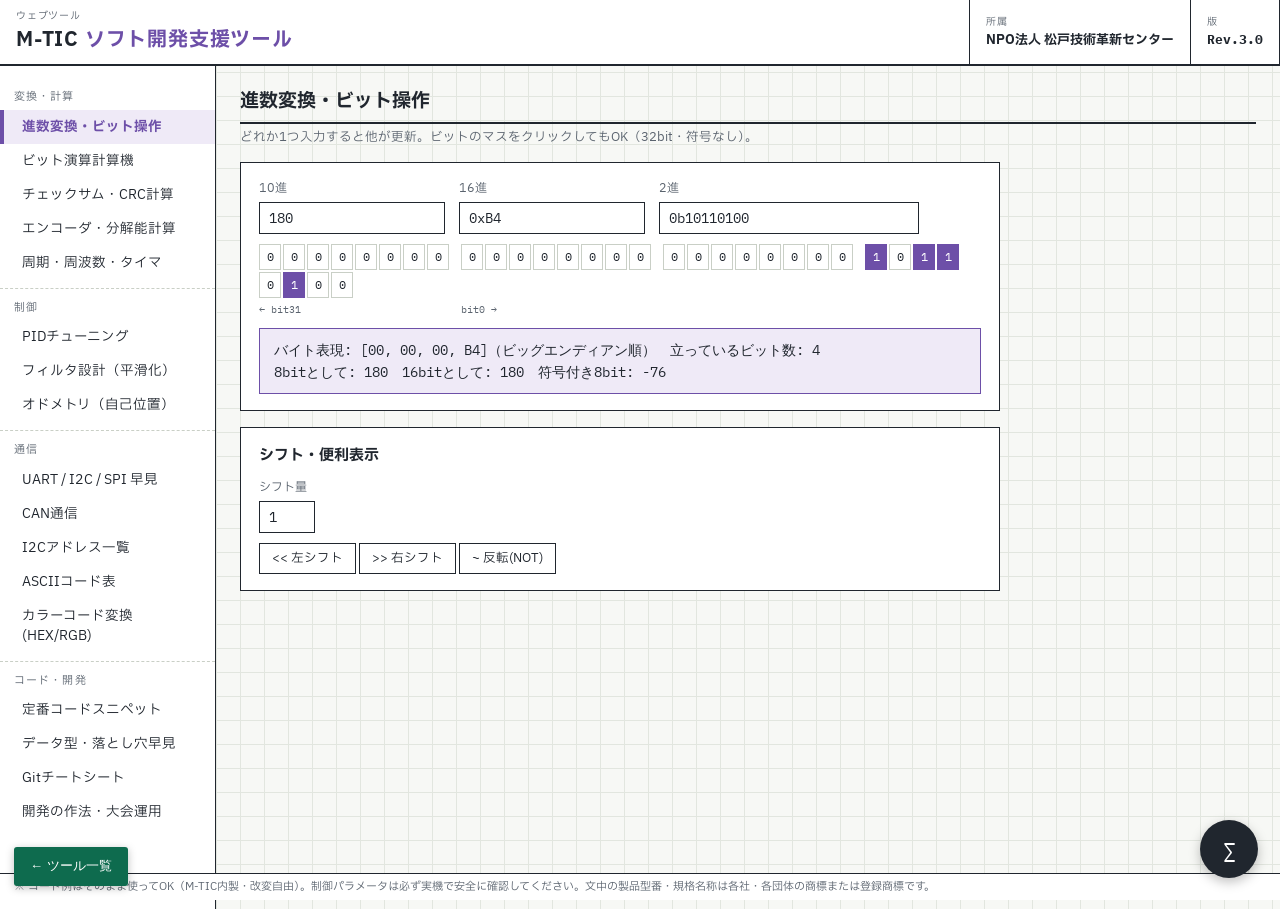
<file: tools/soft.html>
<!DOCTYPE html>
<html lang="ja">
<head>
<meta charset="UTF-8">
<meta name="viewport" content="width=device-width, initial-scale=1.0">
<title>M-TIC ソフト開発支援ツール</title>
<link href="https://fonts.googleapis.com/css2?family=IBM+Plex+Sans+JP:wght@400;500;700&family=IBM+Plex+Mono:wght@400;500;600&display=swap" rel="stylesheet">
<style>
:root{
  --paper:#F7F8F5;
  --panel:#FFFFFF;
  --ink:#20262E;
  --ink2:#5A636E;
  --grid:#E2E6DF;
  --line:#C9CFC6;
  --blue:#6D4FA8;
  --blue-soft:#EFEAF7;
  --red:#B23A2E;
  --mono:'IBM Plex Mono',Consolas,monospace;
  --sans:'IBM Plex Sans JP','Hiragino Kaku Gothic ProN','Yu Gothic',sans-serif;
}
*{box-sizing:border-box;margin:0;padding:0}
html,body{height:100%}
body{
  font-family:var(--sans);color:var(--ink);background:var(--paper);
  background-image:linear-gradient(var(--grid) 1px,transparent 1px),linear-gradient(90deg,var(--grid) 1px,transparent 1px);
  background-size:24px 24px;
  font-size:14px;line-height:1.6;
}
header{
  background:var(--panel);border-bottom:2px solid var(--ink);
  display:flex;align-items:stretch;flex-wrap:wrap;
}
.tb-cell{border-right:1px solid var(--ink);padding:8px 16px;display:flex;flex-direction:column;justify-content:center}
.tb-label{font-size:10px;color:var(--ink2);letter-spacing:.08em}
.tb-value{font-size:16px;font-weight:700}
.tb-title{flex:1;min-width:220px}
.tb-title .tb-value{font-size:20px;letter-spacing:.04em}
.tb-title .tb-value span{color:var(--blue)}
.tb-stamp{
  align-self:center;margin:6px 14px;width:44px;height:44px;border:2px solid var(--red);
  border-radius:50%;color:var(--red);display:flex;align-items:center;justify-content:center;
  font-size:11px;font-weight:700;transform:rotate(-8deg);flex-shrink:0;
}
.app{display:flex;min-height:calc(100vh - 62px)}
nav{
  width:216px;flex-shrink:0;background:var(--panel);border-right:1px solid var(--ink);
  padding:12px 0 80px;
}
.nav-group{padding:10px 14px 4px;font-size:11px;color:var(--ink2);letter-spacing:.1em;border-top:1px dashed var(--line);margin-top:8px}
.nav-group:first-child{border-top:none;margin-top:0}
.nav-item{
  display:block;width:100%;text-align:left;padding:7px 14px 7px 22px;border:none;background:none;
  font-family:var(--sans);font-size:13.5px;color:var(--ink);cursor:pointer;position:relative;
}
.nav-item:hover{background:var(--blue-soft)}
.nav-item.active{background:var(--blue-soft);color:var(--blue);font-weight:700}
.nav-item.active::before{content:"";position:absolute;left:0;top:0;bottom:0;width:4px;background:var(--blue)}
main{flex:1;padding:20px 24px 120px;min-width:0}
h2.page-title{font-size:19px;border-bottom:2px solid var(--ink);padding-bottom:6px;margin-bottom:4px}
.page-sub{color:var(--ink2);font-size:12.5px;margin-bottom:14px}
.page-sub code{font-family:var(--mono)}
.tool-bar{display:flex;gap:10px;align-items:center;margin-bottom:10px;flex-wrap:wrap}
input[type=text],input[type=number],select{
  font-family:var(--mono);font-size:13.5px;padding:6px 9px;border:1px solid var(--ink);
  border-radius:0;background:#fff;color:var(--ink);
}
input:focus,select:focus,button:focus-visible{outline:2px solid var(--blue);outline-offset:1px}
.data-wrap{overflow-x:auto;background:var(--panel);border:1px solid var(--ink)}
table.data{border-collapse:collapse;width:100%;font-size:13px;min-width:560px}
table.data th{
  background:var(--ink);color:#fff;font-weight:500;padding:6px 10px;text-align:left;
  font-size:12px;white-space:nowrap;position:sticky;top:0;
}
table.data td{padding:5px 10px;border-bottom:1px solid var(--grid);font-family:var(--mono);white-space:nowrap}
table.data td.jp{font-family:var(--sans)}
table.data tr.sel-row{cursor:pointer}
table.data tr.sel-row:hover{background:var(--blue-soft)}
table.data tr.selected{background:var(--blue-soft);box-shadow:inset 3px 0 0 var(--blue)}
.detail{
  display:none;margin-top:16px;background:var(--panel);border:1px solid var(--ink);
}
.detail.open{display:grid;grid-template-columns:minmax(300px,420px) 1fr}
.detail-draw{border-right:1px dashed var(--line);padding:14px;display:flex;align-items:center;justify-content:center;background:
  linear-gradient(var(--grid) 1px,transparent 1px),linear-gradient(90deg,var(--grid) 1px,transparent 1px);
  background-size:16px 16px;background-color:#FCFDFB}
.detail-info{padding:14px 18px}
.detail-info h3{font-size:16px;margin-bottom:8px;color:var(--blue)}
.spec-grid{display:grid;grid-template-columns:auto 1fr;gap:2px 16px;font-size:13.5px}
.spec-grid dt{color:var(--ink2)}
.spec-grid dd{font-family:var(--mono);font-weight:500}
.note{margin-top:10px;font-size:12px;color:var(--ink2);border-left:3px solid var(--line);padding-left:8px}
.calc-card{background:var(--panel);border:1px solid var(--ink);padding:16px 18px;margin-bottom:16px;max-width:760px}
.calc-card h3{font-size:15px;margin-bottom:10px}
.form-row{display:flex;gap:14px;flex-wrap:wrap;margin-bottom:10px}
.form-row label{display:flex;flex-direction:column;font-size:12px;color:var(--ink2);gap:3px}
.result-box{
  margin-top:10px;border:1px solid var(--blue);background:var(--blue-soft);padding:10px 14px;
  font-family:var(--mono);font-size:14px;white-space:pre-wrap;display:none;
}
.result-box.show{display:block}
.result-box .big{font-size:19px;font-weight:600;color:var(--blue)}
.result-box .warn{color:var(--red);font-weight:600}
button.act{
  font-family:var(--sans);font-size:13.5px;font-weight:700;padding:7px 18px;cursor:pointer;
  background:var(--blue);color:#fff;border:1px solid var(--blue);
}
button.act:hover{background:#55398a}
button.ghost{
  font-family:var(--sans);font-size:12.5px;padding:5px 12px;cursor:pointer;
  background:#fff;color:var(--ink);border:1px solid var(--ink);
}
button.ghost:hover{background:var(--blue-soft)}
.preset-row{display:flex;gap:6px;flex-wrap:wrap;margin-bottom:10px}
svg text{font-family:var(--mono);font-size:11px;fill:var(--ink)}
svg .dim{stroke:var(--blue);stroke-width:1;fill:none}
svg .dimtxt{fill:var(--blue);font-size:11px}
svg .body{stroke:var(--ink);stroke-width:1.6;fill:#fff}
svg .hatch{stroke:var(--ink2);stroke-width:.7}
svg .cl{stroke:var(--red);stroke-width:.7;stroke-dasharray:8 3 2 3}
#calcFab{
  position:fixed;right:22px;bottom:22px;z-index:900;width:58px;height:58px;border-radius:50%;
  background:var(--ink);color:#fff;border:none;font-size:22px;cursor:pointer;
  box-shadow:0 4px 12px rgba(0,0,0,.25);font-family:var(--mono);
}
#calcFab:hover{background:var(--blue)}
#calcWin{
  position:fixed;z-index:950;width:300px;background:var(--panel);border:2px solid var(--ink);
  box-shadow:6px 6px 0 rgba(32,38,46,.18);display:none;top:90px;right:30px;
}
#calcWin.open{display:block}
#calcHead{
  background:var(--ink);color:#fff;padding:6px 10px;font-size:12.5px;cursor:move;
  display:flex;justify-content:space-between;align-items:center;user-select:none;touch-action:none;
}
#calcHead button{background:none;border:none;color:#fff;font-size:15px;cursor:pointer;padding:0 4px}
#calcDisp{
  font-family:var(--mono);padding:8px 10px 2px;text-align:right;min-height:26px;font-size:13px;
  color:var(--ink2);word-break:break-all;
}
#calcRes{font-family:var(--mono);padding:0 10px 8px;text-align:right;font-size:22px;font-weight:600;min-height:32px}
#calcKeys{display:grid;grid-template-columns:repeat(5,1fr);gap:1px;background:var(--line);border-top:1px solid var(--line)}
#calcKeys button{
  font-family:var(--mono);font-size:14px;padding:10px 0;border:none;background:var(--panel);cursor:pointer;
}
#calcKeys button:hover{background:var(--blue-soft)}
#calcKeys button.op{background:#F0F2ED}
#calcKeys button.eq{background:var(--blue);color:#fff}
#calcKeys button.eq:hover{background:#55398a}
#calcHist{max-height:90px;overflow-y:auto;border-top:1px dashed var(--line);font-family:var(--mono);font-size:11.5px;padding:4px 10px;color:var(--ink2)}
#calcHist div{cursor:pointer;padding:1px 0}
#calcHist div:hover{color:var(--blue)}
.deg-toggle{font-family:var(--mono);font-size:11px;background:var(--red);padding:1px 6px;border-radius:2px;cursor:pointer}
.code-wrap{position:relative;margin:10px 0}
.code-wrap pre{background:#23272E;color:#E8EAED;padding:14px 16px;overflow-x:auto;font-family:var(--mono);font-size:12.5px;line-height:1.55;border:1px solid var(--ink)}
.code-wrap .copy-btn{position:absolute;top:6px;right:6px;font-family:var(--sans);font-size:11px;padding:3px 10px;background:var(--blue);color:#fff;border:none;cursor:pointer}
.code-wrap .copy-btn:hover{opacity:.85}
.bitgrid{display:flex;flex-wrap:wrap;gap:2px;font-family:var(--mono);font-size:12px;margin-top:8px}
.bitgrid span{width:22px;height:26px;display:flex;align-items:center;justify-content:center;border:1px solid var(--line);background:#fff;cursor:pointer;user-select:none}
.bitgrid span.on{background:var(--blue);color:#fff;border-color:var(--blue)}
.bitgrid i{width:8px}
.foot-note{position:fixed;left:0;right:0;bottom:0;background:var(--panel);border-top:1px solid var(--ink);
  font-size:11px;color:var(--ink2);padding:4px 14px;z-index:800}
@media(max-width:860px){
  .app{flex-direction:column}
  nav{width:100%;display:flex;overflow-x:auto;padding:0}
  .nav-group{display:none}
  .nav-item{white-space:nowrap;padding:10px 12px}
  .nav-item.active::before{left:0;right:0;top:auto;bottom:0;width:auto;height:3px}
  .detail.open{grid-template-columns:1fr}
  .detail-draw{border-right:none;border-bottom:1px dashed var(--line)}
}
@media(prefers-reduced-motion:reduce){*{transition:none!important}}
</style>
</head>
<body>
<a href="index.html" style="position:fixed;left:14px;bottom:14px;z-index:9999;background:#0E6B4E;color:#fff;text-decoration:none;font-size:13px;padding:9px 16px;border-radius:3px;box-shadow:0 2px 8px rgba(0,0,0,.25);font-family:sans-serif">← ツール一覧</a>

<header>
  <div class="tb-cell tb-title">
    <span class="tb-label">ウェブツール</span>
    <span class="tb-value">M-TIC <span>ソフト開発支援ツール</span></span>
  </div>
  <div class="tb-cell">
    <span class="tb-label">所属</span>
    <span class="tb-value" style="font-size:13px">NPO法人 松戸技術革新センター</span>
  </div>
  <div class="tb-cell">
    <span class="tb-label">版</span>
    <span class="tb-value" style="font-size:13px;font-family:var(--mono)">Rev.3.0</span>
  </div>
</header>

<div class="app">
<nav id="nav"></nav>
<main id="main"></main>
</div>

<button id="calcFab" title="関数電卓を開く">∑</button>

<div id="calcWin" role="dialog" aria-label="関数電卓">
  <div id="calcHead">
    <span>関数電卓 <span class="deg-toggle" id="degToggle">DEG</span></span>
    <span>
      <button id="calcClearHist" title="履歴クリア">⌫</button>
      <button id="calcClose" title="閉じる">×</button>
    </span>
  </div>
  <div id="calcDisp">&nbsp;</div>
  <div id="calcRes">0</div>
  <div id="calcKeys"></div>
  <div id="calcHist"></div>
</div>

<div class="foot-note">※ コード例はそのまま使ってOK（M-TIC内製・改変自由）。制御パラメータは必ず実機で安全に確認してください。文中の製品型番・規格名称は各社・各団体の商標または登録商標です。</div>

<script>

const $=s=>document.querySelector(s);
const fmt=(x,n=3)=>Number(x.toFixed(n)).toString();
function esc(s){return String(s).replace(/[&<>"]/g,c=>({"&":"&amp;","<":"&lt;",">":"&gt;",'"':"&quot;"}[c]))}
function show(sel,html){const el=$(sel);el.innerHTML=html;el.classList.add("show")}
function specList(pairs){return `<dl class="spec-grid">${pairs.map(p=>`<dt>${p[0]}</dt><dd>${p[1]}</dd>`).join("")}</dl>`}
function codeBlock(code,id){
 return `<div class="code-wrap"><button class="copy-btn" onclick="copyCode('${id}')">コピー</button><pre id="${id}">${esc(code)}</pre></div>`;
}
function copyCode(id){
 const t=document.getElementById(id).textContent;
 if(navigator.clipboard){navigator.clipboard.writeText(t)}
 else{const ta=document.createElement("textarea");ta.value=t;document.body.appendChild(ta);ta.select();document.execCommand("copy");ta.remove()}
 event.target.textContent="コピーした！";setTimeout(()=>{event.target.textContent="コピー"},1200);
}

const PAGES=[
 {group:"変換・計算"},
 {id:"radix",label:"進数変換・ビット操作"},
 {id:"bitop",label:"ビット演算計算機"},
 {id:"crc",label:"チェックサム・CRC計算"},
 {id:"encoder",label:"エンコーダ・分解能計算"},
 {id:"timing",label:"周期・周波数・タイマ"},
 {group:"制御"},
 {id:"pid",label:"PIDチューニング"},
 {id:"filter",label:"フィルタ設計（平滑化）"},
 {id:"odometry",label:"オドメトリ（自己位置）"},
 {group:"通信"},
 {id:"comm",label:"UART / I2C / SPI 早見"},
 {id:"can",label:"CAN通信"},
 {id:"i2caddr",label:"I2Cアドレス一覧"},
 {id:"ascii",label:"ASCIIコード表"},
 {id:"colorhex",label:"カラーコード変換(HEX/RGB)"},
 {group:"コード・開発"},
 {id:"snippets",label:"定番コードスニペット"},
 {id:"types",label:"データ型・落とし穴早見"},
 {id:"git",label:"Gitチートシート"},
 {id:"practice",label:"開発の作法・大会運用"}
];
const RENDER={};

RENDER.radix=()=>{
 $("#main").innerHTML=`<h2 class="page-title">進数変換・ビット操作</h2>
 <p class="page-sub">どれか1つ入力すると他が更新。ビットのマスをクリックしてもOK（32bit・符号なし）。</p>
 <div class="calc-card">
 <div class="form-row">
  <label>10進<input type="text" id="rDec" value="180"></label>
  <label>16進<input type="text" id="rHex"></label>
  <label>2進<input type="text" id="rBin" style="min-width:260px"></label>
 </div>
 <div id="rBits" class="bitgrid"></div>
 <div class="result-box show" id="rInfo"></div>
 </div>
 <div class="calc-card"><h3>シフト・便利表示</h3>
 <div class="form-row">
  <label>シフト量<input type="number" id="rShift" value="1" min="0" max="31"></label>
 </div>
 <button class="ghost" id="rShl">&lt;&lt; 左シフト</button>
 <button class="ghost" id="rShr">&gt;&gt; 右シフト</button>
 <button class="ghost" id="rNot">~ 反転(NOT)</button>
 </div>`;
 let val=180n;
 const MASK=0xFFFFFFFFn;
 const render=()=>{
  val&=MASK;
  $("#rDec").value=val.toString(10);
  $("#rHex").value="0x"+val.toString(16).toUpperCase().padStart(2,"0");
  $("#rBin").value="0b"+val.toString(2);
  // bit grid (31..0)
  let g="";
  for(let i=31;i>=0;i--){
   const on=(val>>BigInt(i))&1n;
   g+=`<span data-b="${i}" class="${on?"on":""}">${on}</span>`;
   if(i%8===0&&i>0)g+=`<i></i>`;
  }
  $("#rBits").innerHTML=g+`<div style="width:100%;font-size:10px;color:var(--ink2);margin-top:2px">← bit31　　　　　　　　　　　　　　　　bit0 →</div>`;
  document.querySelectorAll("#rBits span").forEach(sp=>sp.onclick=()=>{val^=(1n<<BigInt(sp.dataset.b));render()});
  const bytes=[];
  for(let i=3;i>=0;i--)bytes.push(((val>>BigInt(i*8))&0xFFn).toString(16).toUpperCase().padStart(2,"0"));
  $("#rInfo").innerHTML=`バイト表現: [${bytes.join(", ")}]（ビッグエンディアン順）　立っているビット数: ${val.toString(2).split("1").length-1}
8bitとして: ${val&0xFFn}　16bitとして: ${val&0xFFFFn}　符号付き8bit: ${(val&0xFFn)>127n?(val&0xFFn)-256n:val&0xFFn}`;
 };
 const parse=(s,base)=>{try{s=s.trim().replace(/^0x/i,"").replace(/^0b/i,"").replace(/[\s_]/g,"");if(!s)return null;const v=BigInt((base===16?"0x":base===2?"0b":"")+s);return v>=0n?v&MASK:null}catch(e){return null}};
 $("#rDec").oninput=e=>{const v=parse(e.target.value,10);if(v!=null){val=v;render();e.target.focus()}};
 $("#rHex").oninput=e=>{const v=parse(e.target.value,16);if(v!=null){val=v;render()}};
 $("#rBin").oninput=e=>{const v=parse(e.target.value,2);if(v!=null){val=v;render()}};
 $("#rShl").onclick=()=>{val=(val<<BigInt(+$("#rShift").value))&MASK;render()};
 $("#rShr").onclick=()=>{val=val>>BigInt(+$("#rShift").value);render()};
 $("#rNot").onclick=()=>{val=(~val)&MASK;render()};
 render();
};

RENDER.bitop=()=>{
 $("#main").innerHTML=`<h2 class="page-title">ビット演算計算機</h2>
 <p class="page-sub">A・Bは 10進 / 0x16進 / 0b2進 どれでも入力OK。</p>
 <div class="calc-card">
 <div class="form-row">
  <label>A<input type="text" id="bA" value="0xF0"></label>
  <label>演算<select id="bOp"><option>AND</option><option>OR</option><option>XOR</option><option>A &lt;&lt; B</option><option>A &gt;&gt; B</option></select></label>
  <label>B<input type="text" id="bB" value="0b10101010"></label>
 </div>
 <button class="act" id="bGo">計算</button><div class="result-box" id="bRes"></div>
 <p class="note">レジスタ操作の定番イディオム：セット reg |= (1&lt;&lt;n) ／ クリア reg &amp;= ~(1&lt;&lt;n) ／ 反転 reg ^= (1&lt;&lt;n) ／ 判定 if(reg &amp; (1&lt;&lt;n))</p>
 </div>`;
 const parse=s=>{try{s=s.trim().replace(/[\s_]/g,"");return BigInt(s)&0xFFFFFFFFn}catch(e){return null}};
 $("#bGo").onclick=()=>{
  const a=parse($("#bA").value),b=parse($("#bB").value),op=$("#bOp").value;
  if(a==null||b==null){show("#bRes","<span class='warn'>入力を確認してください（例: 255 / 0xFF / 0b1111）</span>");return}
  let r;
  if(op==="AND")r=a&b;else if(op==="OR")r=a|b;else if(op==="XOR")r=a^b;
  else if(op.includes("<<"))r=(a<<b)&0xFFFFFFFFn;else r=a>>b;
  show("#bRes",`<span class="big">= ${r}（0x${r.toString(16).toUpperCase()}）</span>
2進: 0b${r.toString(2)}`);
 };
};

function crc8(bytes){let c=0;for(const b of bytes){c^=b;for(let i=0;i<8;i++)c=c&0x80?((c<<1)^0x07)&0xFF:(c<<1)&0xFF}return c}
function crc16ccitt(bytes){let c=0xFFFF;for(const b of bytes){c^=b<<8;for(let i=0;i<8;i++)c=c&0x8000?((c<<1)^0x1021)&0xFFFF:(c<<1)&0xFFFF}return c}
RENDER.crc=()=>{
 $("#main").innerHTML=`<h2 class="page-title">チェックサム・CRC計算</h2>
 <p class="page-sub">通信プロトコル自作やセンサのデータ検証に。バイト列は16進をスペース区切りで。</p>
 <div class="calc-card">
 <div class="form-row"><label style="flex:1">バイト列（例: 01 A2 FF 30）<input type="text" id="cIn" value="01 A2 FF 30" style="width:100%"></label></div>
 <button class="act" id="cGo">計算</button><div class="result-box" id="cRes"></div>
 <p class="note">CRC-8: 多項式0x07・初期値0x00 ／ CRC-16-CCITT-FALSE: 多項式0x1021・初期値0xFFFF。相手側の仕様（初期値・反転・XOR出力）が違うと一致しないので、既存機器と合わせるときはデータシートの仕様を確認。</p>
 </div>
 <div class="calc-card"><h3>C言語 実装例（CRC-8）</h3>
 ${codeBlock(`uint8_t crc8(const uint8_t *data, size_t len) {
  uint8_t crc = 0x00;
  for (size_t i = 0; i < len; i++) {
    crc ^= data[i];
    for (uint8_t b = 0; b < 8; b++) {
      crc = (crc & 0x80) ? (crc << 1) ^ 0x07 : (crc << 1);
    }
  }
  return crc;
}`,"crcCode")}</div>`;
 $("#cGo").onclick=()=>{
  const parts=$("#cIn").value.trim().split(/[\s,]+/).filter(x=>x);
  const bytes=[];
  for(const p of parts){
   const v=parseInt(p,16);
   if(isNaN(v)||v<0||v>255){show("#cRes","<span class='warn'>16進バイト(00〜FF)で入力してください</span>");return}
   bytes.push(v);
  }
  const sum=bytes.reduce((a,b)=>a+b,0);
  const xor=bytes.reduce((a,b)=>a^b,0);
  const h=v=>"0x"+v.toString(16).toUpperCase().padStart(2,"0");
  show("#cRes",`バイト数: ${bytes.length}
合計: ${sum}（下位8bit: ${h(sum&0xFF)}）　2の補数チェックサム: ${h((~sum+1)&0xFF)}
XORチェックサム: ${h(xor)}
<span class="big">CRC-8: ${h(crc8(bytes))}　CRC-16-CCITT: 0x${crc16ccitt(bytes).toString(16).toUpperCase().padStart(4,"0")}</span>`);
 };
};

RENDER.encoder=()=>{
 $("#main").innerHTML=`<h2 class="page-title">エンコーダ・分解能計算</h2>
 <div class="calc-card">
 <div class="form-row">
  <label>エンコーダ PPR [パルス/回転]<input type="number" id="ePpr" value="11" step="any"></label>
  <label>逓倍<select id="eMult"><option value="1">1逓倍</option><option value="2">2逓倍</option><option value="4" selected>4逓倍（AB相標準）</option></select></label>
  <label>ギア比（モーター:出力軸）<input type="number" id="eGear" value="30" step="any"></label>
  <label>車輪径 [mm]<input type="number" id="eWheel" value="60" step="any"></label>
 </div>
 <button class="act" id="eGo">計算</button><div class="result-box" id="eRes"></div>
 <p class="note">PPRはエンコーダ単体の1回転パルス数（モーター軸側に付いている場合が多い）。CPR＝PPR×逓倍。ギヤドモーターの「エンコーダ分解能」表記がモーター軸か出力軸かはデータシートで要確認。</p>
 </div>
 <div class="calc-card"><h3>速度換算</h3>
 <div class="form-row">
  <label>カウント速度 [count/s]<input type="number" id="eCps" value="5000" step="any"></label>
 </div>
 <button class="act" id="eGo2">上の設定で速度に換算</button><div class="result-box" id="eRes2"></div>
 </div>`;
 const calc=()=>{
  const ppr=+$("#ePpr").value,m=+$("#eMult").value,g=+$("#eGear").value,d=+$("#eWheel").value;
  const cprOut=ppr*m*g; // 出力軸1回転あたり
  const mmPer=Math.PI*d/cprOut;
  return{cprOut,mmPer,d};
 };
 $("#eGo").onclick=()=>{
  const c=calc();
  show("#eRes",`出力軸1回転あたり: <span class="big">${fmt(c.cprOut,0)} count</span>
距離分解能: <span class="big">${fmt(c.mmPer*1000,2)} µm/count</span>（${fmt(c.mmPer,4)} mm/count）
角度分解能: ${fmt(360/c.cprOut,4)} °/count`);
 };
 $("#eGo2").onclick=()=>{
  const c=calc(),cps=+$("#eCps").value;
  const v=cps*c.mmPer;
  show("#eRes2",`<span class="big">速度 ≈ ${fmt(v,1)} mm/s（${fmt(v/1000,3)} m/s）</span>
車輪回転数 = ${fmt(cps/c.cprOut*60,1)} rpm`);
 };
};

RENDER.timing=()=>{
 $("#main").innerHTML=`<h2 class="page-title">周期・周波数・タイマ</h2>
 <div class="calc-card"><h3>周波数 ⇔ 周期</h3>
 <div class="form-row">
  <label>周波数 [Hz]<input type="number" id="tF" value="50" step="any"></label>
  <label>周期 [ms]<input type="number" id="tT" step="any"></label>
 </div>
 <p class="note">どちらかを入力すると相互に更新されます。</p></div>
 <div class="calc-card"><h3>制御ループ周期の目安（ロボット）</h3>
 <div class="data-wrap"><table class="data"><thead><tr><th>処理</th><th>目安周期</th><th>メモ</th></tr></thead><tbody>
 <tr><td class="jp">モーター電流制御</td><td>10〜50 kHz</td><td class="jp">ドライバIC/専用マイコン側の仕事</td></tr>
 <tr><td class="jp">速度制御（PID）</td><td>100 Hz〜1 kHz</td><td class="jp">エンコーダ読取と同periodで</td></tr>
 <tr><td class="jp">姿勢制御（倒立・IMU）</td><td>100 Hz〜1 kHz</td><td class="jp">IMUの出力レートに合わせる</td></tr>
 <tr><td class="jp">ライントレース</td><td>100 Hz〜1 kHz</td><td class="jp">速度が上がるほど高周期が必要</td></tr>
 <tr><td class="jp">経路計画・状態遷移</td><td>10〜50 Hz</td><td class="jp">重い処理はこの層に</td></tr>
 <tr><td class="jp">テレメトリ・ログ</td><td>1〜20 Hz</td><td class="jp">通信量と相談</td></tr>
 </tbody></table></div>
 <p class="note">鉄則：<b>制御周期は一定に保つ</b>。delay()での待ち合わせをやめて、millis()/タイマ割込みで周期実行に（スニペット集参照）。</p></div>
 <div class="calc-card"><h3>タイマカウント計算</h3>
 <div class="form-row">
  <label>クロック [MHz]<input type="number" id="tClk" value="16" step="any"></label>
  <label>プリスケーラ<input type="number" id="tPre" value="64"></label>
  <label>欲しい周期 [ms]<input type="number" id="tPer" value="1" step="any"></label>
 </div>
 <button class="act" id="tGo">計算</button><div class="result-box" id="tRes"></div>
 </div>`;
 $("#tF").oninput=()=>{const f=+$("#tF").value;if(f>0)$("#tT").value=fmt(1000/f,4)};
 $("#tT").oninput=()=>{const t=+$("#tT").value;if(t>0)$("#tF").value=fmt(1000/t,4)};
 $("#tF").oninput();
 $("#tGo").onclick=()=>{
  const clk=+$("#tClk").value*1e6,pre=+$("#tPre").value,per=+$("#tPer").value/1000;
  const cnt=clk/pre*per;
  show("#tRes",`タイマクロック = ${fmt(clk/pre/1e3,2)} kHz（1カウント ${fmt(pre/clk*1e6,3)} µs）
<span class="big">必要カウント = ${fmt(cnt,1)}</span>${cnt>65535?'　<span class="warn">16bitタイマを超過→プリスケーラを大きく</span>':cnt<100?'　<span class="warn">分解能が粗い→プリスケーラを小さく</span>':""}
コンペア値の目安 = ${Math.round(cnt)-1}（0起点のカウンタの場合）`);
 };
};

RENDER.pid=()=>{
 $("#main").innerHTML=`<h2 class="page-title">PIDチューニング</h2>
 <div class="calc-card"><h3>手動チューニングの手順（実戦向け）</h3>
 <div class="data-wrap"><table class="data"><thead><tr><th>手順</th><th>やること</th></tr></thead><tbody>
 <tr><td>1</td><td class="jp">Ki=Kd=0にして、Kpだけを振動する直前まで上げる</td></tr>
 <tr><td>2</td><td class="jp">定常偏差（目標に届かない分）が残るならKiを少しずつ追加。入れすぎると揺れが収まらなくなる</td></tr>
 <tr><td>3</td><td class="jp">オーバーシュートや振動が気になるならKdを追加。入れすぎるとノイズに過敏になりガタつく</td></tr>
 <tr><td>4</td><td class="jp">外乱（手で押す等）への戻りを見て微調整。ログを取って波形で判断すると速い</td></tr>
 </tbody></table></div>
 <p class="note">実装の落とし穴：①制御周期を一定に ②積分のアンチワインドアップ（出力飽和中は積分を止める）③D項は「偏差の微分」でなく「測定値の微分」にすると目標値変更時のキックが消える。スニペット集のPIDクラスは全部入りです。</p></div>
 <div class="calc-card"><h3>ジーグラ・ニコルス法（限界感度法）</h3>
 <p>手順1でちょうど持続振動するゲイン（限界ゲイン Ku）と、そのときの振動周期（Tu）を測って入力：</p>
 <div class="form-row">
  <label>限界ゲイン Ku<input type="number" id="zKu" value="10" step="any"></label>
  <label>振動周期 Tu [s]<input type="number" id="zTu" value="0.5" step="any"></label>
 </div>
 <button class="act" id="zGo">計算</button><div class="result-box" id="zRes"></div>
 <p class="note">あくまで初期値の目安。ここから手動で詰めるのが実用的です。ロボットの姿勢系はオーバーシュート小さめが好まれるので、出た値の7〜8割から始めるのも手。</p></div>`;
 $("#zGo").onclick=()=>{
  const Ku=+$("#zKu").value,Tu=+$("#zTu").value;
  const rows=[
   ["P制御",0.5*Ku,null,null],
   ["PI制御",0.45*Ku,0.45*Ku/(Tu/1.2),null],
   ["PID制御",0.6*Ku,0.6*Ku/(0.5*Tu),0.6*Ku*0.125*Tu]
  ];
  show("#zRes",rows.map(r=>`${r[0]}:  Kp=${fmt(r[1],3)}${r[2]!=null?"  Ki="+fmt(r[2],3):""}${r[3]!=null?"  Kd="+fmt(r[3],4):""}`).join("\n")
  +`\n<span class="big">PID推奨: Kp=${fmt(0.6*Ku,3)} Ki=${fmt(0.6*Ku/(0.5*Tu),3)} Kd=${fmt(0.6*Ku*0.125*Tu,4)}</span>`);
 };
};

RENDER.filter=()=>{
 $("#main").innerHTML=`<h2 class="page-title">フィルタ設計（センサ平滑化）</h2>
 <div class="calc-card"><h3>指数移動平均（EMA）の係数設計</h3>
 <p>filtered += α × (raw − filtered)。αが小さいほど滑らか＆遅い。</p>
 <div class="form-row">
  <label>サンプリング周波数 [Hz]<input type="number" id="fFs" value="500" step="any"></label>
  <label>カットオフ周波数 [Hz]<input type="number" id="fFc" value="20" step="any"></label>
 </div>
 <button class="act" id="fGo">αを計算</button><div class="result-box" id="fRes"></div>
 <p class="note">目安：残したい信号の変化より速く、消したいノイズより遅いfcを選ぶ。ライントレースのセンサなら fc＝制御帯域の3〜5倍くらいから試すとバランスが取りやすい。</p></div>
 <div class="calc-card"><h3>フィルタの使い分け</h3>
 <div class="data-wrap"><table class="data"><thead><tr><th>フィルタ</th><th>向いている場面</th><th>弱点</th></tr></thead><tbody>
 <tr><td class="jp">指数移動平均（EMA）</td><td class="jp">とにかく軽い。メモリ1変数。まずこれ</td><td class="jp">遅延がある</td></tr>
 <tr><td class="jp">単純移動平均（SMA）</td><td class="jp">周期ノイズをN点で消せる</td><td class="jp">バッファが必要・遅延大きめ</td></tr>
 <tr><td class="jp">メディアンフィルタ</td><td class="jp">スパイク（外れ値）除去。測距センサに◎</td><td class="jp">ソートコスト。3〜5点で使う</td></tr>
 <tr><td class="jp">相補フィルタ</td><td class="jp">IMUの姿勢（ジャイロ×加速度の融合）</td><td class="jp">係数調整が必要</td></tr>
 <tr><td class="jp">カルマンフィルタ</td><td class="jp">モデルがあるときの本命</td><td class="jp">実装・調整の難度高</td></tr>
 </tbody></table></div>
 <p class="note">相補フィルタの定番: angle = 0.98×(angle＋gyro×dt) ＋ 0.02×accAngle。まずこれで十分なことが多い。</p></div>`;
 $("#fGo").onclick=()=>{
  const fs=+$("#fFs").value,fc=+$("#fFc").value;
  if(fc>=fs/2){show("#fRes","<span class='warn'>fcはナイキスト周波数(fs/2)未満にしてください</span>");return}
  const dt=1/fs, rc=1/(2*Math.PI*fc);
  const a=dt/(rc+dt);
  show("#fRes",`<span class="big">α ≈ ${fmt(a,4)}</span>
時定数 τ = ${fmt(rc*1000,2)} ms（63%応答）　95%応答 ≈ ${fmt(3*rc*1000,1)} ms`);
 };
};

RENDER.comm=()=>{
 $("#main").innerHTML=`<h2 class="page-title">UART / I2C / SPI 早見</h2>
 <div class="calc-card"><h3>3つの使い分け</h3>
 <div class="data-wrap"><table class="data"><thead><tr><th></th><th>UART</th><th>I2C</th><th>SPI</th></tr></thead><tbody>
 <tr><td class="jp">線数</td><td>2（TX/RX）＋GND</td><td>2（SDA/SCL）＋GND</td><td>4（MOSI/MISO/SCK/CS）＋GND</td></tr>
 <tr><td class="jp">速度</td><td class="jp">〜1Mbps級</td><td class="jp">100k/400k/1M</td><td class="jp">〜数十Mbps</td></tr>
 <tr><td class="jp">複数接続</td><td class="jp">1対1が基本</td><td class="jp">アドレスで最大100個超</td><td class="jp">CS線をデバイス分</td></tr>
 <tr><td class="jp">得意分野</td><td class="jp">デバッグ・モジュール間・PC通信</td><td class="jp">センサをたくさん</td><td class="jp">高速（SDカード・ディスプレイ・IMU）</td></tr>
 <tr><td class="jp">注意</td><td class="jp">TX→RXの<b>交差接続</b>・ボーレート一致</td><td class="jp">プルアップ必須・アドレス衝突</td><td class="jp">モード(0〜3)の一致</td></tr>
 </tbody></table></div></div>
 <div class="calc-card"><h3>SPIモード表</h3>
 <div class="data-wrap"><table class="data"><thead><tr><th>モード</th><th>CPOL</th><th>CPHA</th><th>意味</th></tr></thead><tbody>
 <tr><td>0</td><td>0</td><td>0</td><td class="jp">アイドルL・立上りでサンプル（いちばん多い）</td></tr>
 <tr><td>1</td><td>0</td><td>1</td><td class="jp">アイドルL・立下りでサンプル</td></tr>
 <tr><td>2</td><td>1</td><td>0</td><td class="jp">アイドルH・立下りでサンプル</td></tr>
 <tr><td>3</td><td>1</td><td>1</td><td class="jp">アイドルH・立上りでサンプル</td></tr>
 </tbody></table></div></div>
 <div class="calc-card"><h3>UARTボーレート誤差計算</h3>
 <div class="form-row">
  <label>目標ボーレート<select id="uBaud"><option>9600</option><option selected>115200</option><option>230400</option><option>460800</option><option>1000000</option></select></label>
  <label>クロック [MHz]<input type="number" id="uClk" value="16" step="any"></label>
 </div>
 <button class="act" id="uGo">計算（16分周UART想定）</button><div class="result-box" id="uRes"></div>
 <p class="note">誤差の目安：±2%以内なら通ることが多い、±3%超は文字化けリスク大。16MHzのAVRで115200bpsは誤差ギリギリ（-3.5%）という有名な罠があります → 250000bpsなど割り切れる値が安全。</p></div>`;
 $("#uGo").onclick=()=>{
  const baud=+$("#uBaud").value,clk=+$("#uClk").value*1e6;
  const ubrr=Math.round(clk/16/baud-1);
  const actual=clk/16/(ubrr+1);
  const err=(actual-baud)/baud*100;
  show("#uRes",`分周設定値(UBRR) = ${ubrr}　実ボーレート = ${fmt(actual,1)} bps
<span class="big">誤差 = ${err>=0?"+":""}${fmt(err,2)} %</span> ${Math.abs(err)>2.5?'<span class="warn">→ 危険域。クロックかボーレートの変更を</span>':"（OK）"}`);
 };
};

RENDER.i2caddr=()=>{
 const ADDRS=[
  ["0x1E","HMC5883L","3軸磁気センサ"],
  ["0x27 / 0x3F","PCF8574","キャラクタLCDのI2Cバックパック"],
  ["0x29","VL53L0X / VL53L1X","ToF測距センサ（XSHUTでアドレス変更可）"],
  ["0x3C / 0x3D","SSD1306","OLEDディスプレイ"],
  ["0x40","PCA9685","16chサーボ/PWMドライバ（A0-A5で0x40〜7F）"],
  ["0x40〜0x45","INA219","電流センサ（PCA9685と衝突注意）"],
  ["0x48〜0x4B","ADS1115","16bit ADC"],
  ["0x50〜0x57","24Cxx EEPROM","外付けメモリ"],
  ["0x53","ADXL345","3軸加速度センサ"],
  ["0x5A","MLX90614","非接触温度センサ"],
  ["0x68","MPU6050 / DS3231","6軸IMU（AD0=Hで0x69）／ RTC"],
  ["0x76 / 0x77","BMP280 / BME280","気圧・温湿度センサ"]
 ];
 $("#main").innerHTML=`<h2 class="page-title">I2Cアドレス一覧（定番デバイス）</h2>
 <p class="page-sub">7bitアドレス表記。同アドレスのデバイスは同一バスに載せられない（アドレス変更ピンかマルチプレクサTCA9548Aで回避）。</p>
 <div class="data-wrap"><table class="data"><thead><tr><th>アドレス</th><th>デバイス</th><th>内容</th></tr></thead><tbody>
 ${ADDRS.map(a=>`<tr><td>${a[0]}</td><td><b>${a[1]}</b></td><td class="jp" style="white-space:normal;min-width:240px">${a[2]}</td></tr>`).join("")}
 </tbody></table></div>
 <div class="calc-card" style="margin-top:16px"><h3>I2Cスキャナ（Arduino）— バスにいる全デバイスを列挙</h3>
 ${codeBlock(`#include <Wire.h>
void setup() {
  Wire.begin();
  Serial.begin(115200);
  Serial.println("I2C scan...");
  for (uint8_t addr = 1; addr < 127; addr++) {
    Wire.beginTransmission(addr);
    if (Wire.endTransmission() == 0) {
      Serial.print("Found: 0x");
      Serial.println(addr, HEX);
    }
  }
  Serial.println("done");
}
void loop() {}`,"i2cscan")}
 <p class="note">「センサが見つからない」時の切り分け1手目。0x00〜が大量に出るときはSDA/SCLの入れ違いかプルアップ不足を疑う。</p></div>`;
};

RENDER.ascii=()=>{
 let rows="";
 for(let i=32;i<127;i++){
  const ch=i===32?"(space)":String.fromCharCode(i);
  rows+=`<tr><td>${i}</td><td>0x${i.toString(16).toUpperCase().padStart(2,"0")}</td><td class="jp">${esc(ch)}</td></tr>`;
 }
 const ctrl=[[0,"NUL","文字列終端 \\0"],[9,"TAB","\\t"],[10,"LF","改行 \\n（Unix系）"],[13,"CR","復帰 \\r（CR+LFでWindows改行）"],[27,"ESC","エスケープ"]];
 $("#main").innerHTML=`<h2 class="page-title">ASCIIコード表</h2>
 <div class="calc-card"><h3>よく使う制御文字</h3>
 <div class="data-wrap"><table class="data"><thead><tr><th>10進</th><th>名前</th><th>意味</th></tr></thead><tbody>
 ${ctrl.map(c=>`<tr><td>${c[0]}</td><td>${c[1]}</td><td class="jp">${c[2]}</td></tr>`).join("")}
 </tbody></table></div>
 <p class="note">シリアル通信の文字化け調査では「受け取ったバイトを10進/16進でダンプして表と突き合わせる」のが基本動作。</p></div>
 <div class="data-wrap"><table class="data"><thead><tr><th>10進</th><th>16進</th><th>文字</th></tr></thead><tbody>${rows}</tbody></table></div>`;
};

RENDER.snippets=()=>{
 $("#main").innerHTML=`<h2 class="page-title">定番コードスニペット（Arduino / C++）</h2>
 <p class="page-sub">M-TIC内製・コピーして自由に改変OK。ロボットで「delayを使わない」書き方の基本セット。</p>
 <div class="calc-card"><h3>① ノンブロッキング周期実行（delay追放の基本形）</h3>
 ${codeBlock(`unsigned long lastRun = 0;
const unsigned long INTERVAL_MS = 10;  // 100Hz

void loop() {
  unsigned long now = millis();
  if (now - lastRun >= INTERVAL_MS) {
    lastRun += INTERVAL_MS;   // now を代入するよりドリフトしない
    controlUpdate();          // ここに周期処理
  }
  // ここには常に回したい処理（通信の受信など）
}`,"sn1")}</div>
 <div class="calc-card"><h3>② スイッチのデバウンス（チャタリング除去）</h3>
 ${codeBlock(`const uint8_t PIN_SW = 2;
bool stableState = HIGH;          // INPUT_PULLUP想定
bool lastRead   = HIGH;
unsigned long lastChange = 0;

bool buttonPressed() {            // 押した瞬間だけtrue
  bool now = digitalRead(PIN_SW);
  if (now != lastRead) { lastChange = millis(); lastRead = now; }
  if (millis() - lastChange > 20 && now != stableState) {
    stableState = now;
    if (stableState == LOW) return true;
  }
  return false;
}`,"sn2")}</div>
 <div class="calc-card"><h3>③ 指数移動平均フィルタ（センサ平滑化）</h3>
 ${codeBlock(`float filtered = 0;
const float ALPHA = 0.2f;   // 小さいほど滑らか（フィルタ設計ページで計算）

float emaUpdate(float raw) {
  filtered += ALPHA * (raw - filtered);
  return filtered;
}`,"sn3")}</div>
 <div class="calc-card"><h3>④ PIDクラス（アンチワインドアップ＋微分キック対策済み）</h3>
 ${codeBlock(`class Pid {
public:
  float kp = 1, ki = 0, kd = 0;
  float outMin = -255, outMax = 255;

  float update(float target, float measured, float dt) {
    float err = target - measured;
    // 微分は「測定値の微分」→ 目標変更時のキックを防ぐ
    float dTerm = -kd * (measured - prevMeasured_) / dt;
    prevMeasured_ = measured;

    float out = kp * err + integral_ + dTerm;
    // アンチワインドアップ: 飽和していなければ積分を進める
    if (out > outMin && out < outMax) integral_ += ki * err * dt;
    return constrain(out, outMin, outMax);
  }
  void reset() { integral_ = 0; prevMeasured_ = 0; }
private:
  float integral_ = 0, prevMeasured_ = 0;
};`,"sn4")}</div>
 <div class="calc-card"><h3>⑤ 状態機械（競技ロボットの骨格）</h3>
 ${codeBlock(`enum class State { IDLE, SEARCH, APPROACH, GRAB, RETURN_HOME };
State state = State::IDLE;
unsigned long stateSince = 0;

void changeState(State next) {
  state = next;
  stateSince = millis();          // 状態タイムアウト用
}

void stateMachine() {
  unsigned long elapsed = millis() - stateSince;
  switch (state) {
    case State::IDLE:
      if (startButton()) changeState(State::SEARCH);
      break;
    case State::SEARCH:
      spinSlowly();
      if (targetFound())   changeState(State::APPROACH);
      if (elapsed > 5000)  changeState(State::RETURN_HOME); // 詰み回避
      break;
    case State::APPROACH:
      driveToTarget();
      if (targetClose())   changeState(State::GRAB);
      break;
    // ...
  }
}`,"sn5")}
 <p class="note">状態ごとに「何をするか」「どこへ遷移するか」「タイムアウト」を必ずセットで書くと、大会で固まらないロボットになります。</p></div>
 <div class="calc-card"><h3>⑥ メディアンフィルタ3点（測距センサのスパイク除去）</h3>
 ${codeBlock(`float med3(float a, float b, float c) {
  if (a > b) { float t = a; a = b; b = t; }
  if (b > c) { float t = b; b = c; c = t; }
  if (a > b) { float t = a; a = b; b = t; }
  return b;
}
// 使い方: 直近3サンプルを保持して med3(s0, s1, s2)`,"sn6")}</div>`;
};

RENDER.git=()=>{
 const CHEAT=[
  ["日常","git status","状態確認。迷ったらまずこれ"],
  ["日常","git add -p","変更を対話的に選んでステージ（雑コミット防止）"],
  ["日常","git commit -m \"メッセージ\"","コミット"],
  ["日常","git push / git pull","リモートと同期"],
  ["確認","git log --oneline --graph --all","履歴をツリー表示"],
  ["確認","git diff / git diff --staged","差分確認"],
  ["ブランチ","git switch -c feature/arm-control","ブランチ作成して移動"],
  ["ブランチ","git switch main → git merge feature/…","取り込み"],
  ["取り消し","git restore ファイル名","未ステージの変更を破棄"],
  ["取り消し","git restore --staged ファイル名","ステージ解除"],
  ["取り消し","git revert コミットID","履歴を残して打ち消し（共有後はこっち）"],
  ["取り消し","git reset --hard HEAD~1","直前コミットを完全に消す（共有前限定・注意）"],
  ["救助","git stash / git stash pop","作業を一時退避"],
  ["救助","git reflog","「消えた」コミットの捜索。だいたい生きてる"]
 ];
 $("#main").innerHTML=`<h2 class="page-title">Gitチートシート</h2>
 <div class="data-wrap"><table class="data"><thead><tr><th>場面</th><th>コマンド</th><th>意味</th></tr></thead><tbody>
 ${CHEAT.map(c=>`<tr><td class="jp">${c[0]}</td><td>${esc(c[1])}</td><td class="jp" style="white-space:normal;min-width:220px">${c[2]}</td></tr>`).join("")}
 </tbody></table></div>
 <div class="calc-card" style="margin-top:16px"><h3>チーム運用のおすすめルール（M-TIC向け）</h3>
 <div class="data-wrap"><table class="data"><thead><tr><th>ルール</th><th>理由</th></tr></thead><tbody>
 <tr><td class="jp">mainは常に動く状態を保つ</td><td class="jp">大会直前に「動くコード」へ即戻れる</td></tr>
 <tr><td class="jp">作業はブランチで、動作確認してからマージ</td><td class="jp">他メンバーの環境を壊さない</td></tr>
 <tr><td class="jp">コミットメッセージは「何を・なぜ」</td><td class="jp">例:「ライン検出の閾値を120→90に変更（会場照明が暗い想定）」</td></tr>
 <tr><td class="jp">動いた瞬間にコミット＆タグ</td><td class="jp">git tag v-taikai-yosen のように地点を打つと復元が一瞬</td></tr>
 <tr><td class="jp">パラメータはコードと分ける</td><td class="jp">閾値・ゲインは設定ファイルor定数ヘッダに集約して差分を見やすく</td></tr>
 </tbody></table></div></div>`;
};

RENDER.practice=()=>{
 $("#main").innerHTML=`<h2 class="page-title">開発の作法・大会運用</h2>
 <div class="calc-card"><h3>命名・コードの基本ルール</h3>
 <div class="data-wrap"><table class="data"><thead><tr><th>対象</th><th>推奨</th><th>例</th></tr></thead><tbody>
 <tr><td class="jp">変数・関数</td><td class="jp">camelCase・動詞から始める関数名</td><td>lineSensorValue / updateMotor()</td></tr>
 <tr><td class="jp">定数</td><td class="jp">大文字スネーク</td><td>MAX_SPEED / KP_LINE</td></tr>
 <tr><td class="jp">クラス・型</td><td class="jp">PascalCase</td><td>MotorDriver / Pid</td></tr>
 <tr><td class="jp">ピン番号</td><td class="jp">先頭にPIN_を付けて1箇所に集約</td><td>PIN_MOTOR_L_PWM</td></tr>
 <tr><td class="jp">マジックナンバー</td><td class="jp">禁止。名前を付ける</td><td class="jp">if(d &lt; 80) → if(d &lt; GRAB_DISTANCE_MM)</td></tr>
 </tbody></table></div></div>
 <div class="calc-card"><h3>デバッグの基本動作</h3>
 <div class="data-wrap"><table class="data"><thead><tr><th>動作</th><th>内容</th></tr></thead><tbody>
 <tr><td class="jp">まずログ</td><td class="jp">センサ生値・状態・出力を1行で定期出力。「思い込み」と「実測」のズレを見る</td></tr>
 <tr><td class="jp">半分に切る</td><td class="jp">怪しい範囲を二分探索。ハードかソフトかの切り分けが最優先</td></tr>
 <tr><td class="jp">1回に1変更</td><td class="jp">2つ同時に変えると原因が特定できなくなる</td></tr>
 <tr><td class="jp">最小再現コード</td><td class="jp">問題の部品だけの短いスケッチで再現させる</td></tr>
 <tr><td class="jp">電源を疑う</td><td class="jp">「たまに再起動する」「動かすと死ぬ」は大体電圧降下かノイズ（エレキ支援ツール参照）</td></tr>
 </tbody></table></div></div>
 <div class="calc-card"><h3>大会前後の運用（RCJ実戦向け）</h3>
 <div class="data-wrap"><table class="data"><thead><tr><th>タイミング</th><th>ルール</th></tr></thead><tbody>
 <tr><td class="jp">1週間前</td><td class="jp"><b>機能凍結</b>。新機能追加禁止、バグ修正とパラメータ調整のみ</td></tr>
 <tr><td class="jp">前日</td><td class="jp">動く版にタグを打つ。予備マイコンに同じバイナリを書いておく</td></tr>
 <tr><td class="jp">会場練習</td><td class="jp">照明・床が変わる前提で、調整するパラメータをあらかじめ一覧化しておく</td></tr>
 <tr><td class="jp">走行間</td><td class="jp">変更したら必ず1回テスト走行してから本番へ。「ノールック変更」で本番投入しない</td></tr>
 <tr><td class="jp">大会後</td><td class="jp">壊れた点・ヒヤリを48時間以内にメモ（次の設計への最高の入力）</td></tr>
 </tbody></table></div></div>`;
};


RENDER.can=()=>{
 $("#main").innerHTML=`<h2 class="page-title">CAN通信</h2>
 <p class="page-sub">差動2線・マルチノードの堅牢な通信。ノイズに強く、モータードライバや車載系の標準。</p>
 <div class="calc-card"><h3>基本仕様</h3>
 <div class="data-wrap"><table class="data"><thead><tr><th>項目</th><th>内容</th></tr></thead><tbody>
 <tr><td class="jp">配線</td><td class="jp">CANH／CANLの2線（＋GND共通推奨）。ツイストペアで敷設</td></tr>
 <tr><td class="jp">終端抵抗</td><td class="jp"><b>バス両端に120Ωを1個ずつ</b>（合計2個）。途中のノードには付けない</td></tr>
 <tr><td class="jp">電圧（ハイスピードCAN）</td><td class="jp">レセシブ(1): H=L≈2.5V ／ ドミナント(0): H≈3.5V, L≈1.5V</td></tr>
 <tr><td class="jp">ID</td><td class="jp">標準11bit（0x000〜0x7FF）／拡張29bit。<b>IDが小さいほど優先</b>（衝突時に自動調停）</td></tr>
 <tr><td class="jp">データ長</td><td class="jp">1フレーム0〜8バイト（CAN FDなら最大64バイト）</td></tr>
 <tr><td class="jp">トポロジ</td><td class="jp">1本のバスに数珠つなぎ。スタブ（枝）は短く（30cm以下目安）</td></tr>
 </tbody></table></div></div>
 <div class="calc-card"><h3>ビットレートとバス長の目安</h3>
 <div class="data-wrap"><table class="data"><thead><tr><th>ビットレート</th><th>バス長の目安</th><th>用途例</th></tr></thead><tbody>
 <tr><td>1 Mbps</td><td>〜40 m</td><td class="jp">ロボット内・機器内（迷ったらこれか500k）</td></tr>
 <tr><td>500 kbps</td><td>〜100 m</td><td class="jp">車載標準・一般</td></tr>
 <tr><td>250 kbps</td><td>〜250 m</td><td class="jp">建機・農機系</td></tr>
 <tr><td>125 kbps</td><td>〜500 m</td><td class="jp">長距離・低速</td></tr>
 </tbody></table></div>
 <p class="note">全ノードのビットレートは完全一致が必須。サンプルポイントは75〜87.5%あたりが一般的（ライブラリのデフォルトで大抵OK）。</p></div>
 <div class="calc-card"><h3>Arduino＋MCP2515 送受信の最小コード</h3>
 ${codeBlock(`#include <SPI.h>
#include <mcp2515.h>          // autowp/arduino-mcp2515 ライブラリ

MCP2515 mcp2515(10);           // CSピン
struct can_frame msg;

void setup() {
  Serial.begin(115200);
  mcp2515.reset();
  mcp2515.setBitrate(CAN_500KBPS, MCP_8MHZ); // 基板の水晶(8/16MHz)に合わせる！
  mcp2515.setNormalMode();
}

void loop() {
  // 送信: ID 0x036 に2バイト
  msg.can_id  = 0x036;
  msg.can_dlc = 2;
  msg.data[0] = 0x12;
  msg.data[1] = 0x34;
  mcp2515.sendMessage(&msg);

  // 受信
  if (mcp2515.readMessage(&msg) == MCP2515::ERROR_OK) {
    Serial.print("ID:0x"); Serial.print(msg.can_id, HEX);
    for (int i = 0; i < msg.can_dlc; i++) {
      Serial.print(" "); Serial.print(msg.data[i], HEX);
    }
    Serial.println();
  }
  delay(100);
}`,"canCode")}
 <p class="note">ハマりどころNo.1：setBitrateの第2引数（基板の水晶周波数）。安価モジュールは8MHzが多く、16MHz設定だと通信速度が倍ズレて一切通じません。</p></div>
 <div class="calc-card"><h3>トラブルシュート手順</h3>
 <div class="data-wrap"><table class="data"><thead><tr><th>手順</th><th>確認</th></tr></thead><tbody>
 <tr><td>1</td><td class="jp">電源OFFでCANH-CANL間の抵抗を測る → <b>約60Ω</b>ならOK（120Ω×2並列）。120Ωなら終端が1個しかない</td></tr>
 <tr><td>2</td><td class="jp">全ノードのビットレート・水晶設定が同じか</td></tr>
 <tr><td>3</td><td class="jp">2ノード最小構成で疎通確認 → 増やしていく</td></tr>
 <tr><td>4</td><td class="jp">HとLの入れ違い配線がないか（1台逆だとバス全体が死にます）</td></tr>
 <tr><td>5</td><td class="jp">送信だけで受信ノードがいないとエラーカウンタが溜まって送信停止(Bus-Off)する仕様に注意</td></tr>
 </tbody></table></div></div>`;
};

RENDER.odometry=()=>{
 $("#main").innerHTML=`<h2 class="page-title">2輪差動オドメトリ（自己位置推定）</h2>
 <p class="page-sub">左右エンコーダから機体の位置(x, y)と向きθを積算する基本手法。RCJレスキュー・サッカーの土台。</p>
 <div class="calc-card"><h3>計算式</h3>
 ${specList([["左右の移動量","dL, dR ＝ カウント差 × mm/count（エンコーダ計算ページ）"],["中心の移動量","d ＝ (dR ＋ dL) / 2"],["向きの変化","Δθ ＝ (dR − dL) / W　（W＝トレッド幅：左右車輪の中心間距離）"],["位置更新","x ＋= d·cos(θ＋Δθ/2)　　y ＋= d·sin(θ＋Δθ/2)　　θ ＋= Δθ"]])}
 <p class="note">cos/sinの引数を「θ＋Δθ/2」（区間の中間の向き）にするのが精度のコツ。θは±πに正規化して回し続けること。</p></div>
 <div class="calc-card"><h3>実装コード（そのまま使える形）</h3>
 ${codeBlock(`struct Pose { float x = 0, y = 0, theta = 0; };
Pose pose;

const float MM_PER_COUNT = 0.0733f;  // エンコーダ計算ページで算出
const float TREAD_W_MM   = 152.0f;   // 左右車輪の中心間距離(実測推奨)

// 周期処理内で呼ぶ（例:100Hz）。dCountL/Rは前回からのカウント増分
void odomUpdate(long dCountL, long dCountR) {
  float dL = dCountL * MM_PER_COUNT;
  float dR = dCountR * MM_PER_COUNT;
  float d      = (dR + dL) * 0.5f;
  float dTheta = (dR - dL) / TREAD_W_MM;

  pose.x     += d * cosf(pose.theta + dTheta * 0.5f);
  pose.y     += d * sinf(pose.theta + dTheta * 0.5f);
  pose.theta += dTheta;
  // -π〜π に正規化
  while (pose.theta >  PI) pose.theta -= TWO_PI;
  while (pose.theta < -PI) pose.theta += TWO_PI;
}`,"odomCode")}</div>
 <div class="calc-card"><h3>直進・旋回チェック計算</h3>
 <div class="form-row">
  <label>mm/count<input type="number" id="odK" value="0.0733" step="any"></label>
  <label>トレッド幅 W [mm]<input type="number" id="odW" value="152" step="any"></label>
  <label>左カウント増分<input type="number" id="odL" value="1000"></label>
  <label>右カウント増分<input type="number" id="odR" value="1200"></label>
 </div>
 <button class="act" id="odGo">計算</button><div class="result-box" id="odRes"></div>
 </div>
 <div class="calc-card"><h3>精度を上げるコツ・限界</h3>
 <div class="data-wrap"><table class="data"><thead><tr><th>項目</th><th>内容</th></tr></thead><tbody>
 <tr><td class="jp">トレッド幅は「その場旋回で校正」</td><td class="jp">10回転させて実際の角度誤差からWを補正する（図面値と数mmズレるのが普通）</td></tr>
 <tr><td class="jp">mm/countは「直進で校正」</td><td class="jp">2m走らせて実測距離÷カウントで求める</td></tr>
 <tr><td class="jp">スリップで誤差が蓄積する</td><td class="jp">急加速・衝突・段差で一気に狂う。オドメトリは短期用と割り切る</td></tr>
 <tr><td class="jp">ジャイロ融合が定番</td><td class="jp">θだけIMUのヨー角で置き換える（or 相補フィルタ）と大幅に安定</td></tr>
 <tr><td class="jp">絶対補正</td><td class="jp">ラインや壁・マーカーを検出したら座標をリセット/補正する仕組みを入れる</td></tr>
 </tbody></table></div></div>`;
 $("#odGo").onclick=()=>{
  const k=+$("#odK").value,W=+$("#odW").value,l=+$("#odL").value*k,r=+$("#odR").value*k;
  const d=(l+r)/2, dth=(r-l)/W;
  show("#odRes",`左 ${fmt(l,1)} mm ／ 右 ${fmt(r,1)} mm
<span class="big">中心移動 d = ${fmt(d,1)} mm　旋回 Δθ = ${fmt(dth*180/Math.PI,2)}°</span>
${Math.abs(dth)>1e-9?"旋回半径 ≈ "+fmt(d/dth,1)+" mm":"（直進）"}`);
 };
};

RENDER.types=()=>{
 const T=[
  ["bool","1","true / false",""],
  ["int8_t","1","−128 〜 127",""],
  ["uint8_t (byte)","1","0 〜 255","センサ値・バッファの基本"],
  ["int16_t","2","−32,768 〜 32,767","エンコーダ短期値など"],
  ["uint16_t","2","0 〜 65,535","analogRead等"],
  ["int32_t (long)","4","±約21億","カウンタ・ミリ秒差分"],
  ["uint32_t","4","0 〜 約42.9億","millis()の戻り値"],
  ["float","4","有効約7桁","小数。組込みの標準"],
  ["double","8","有効約15桁","AVR系Arduinoではfloatと同じ4バイトなので注意"]
 ];
 $("#main").innerHTML=`<h2 class="page-title">データ型・範囲早見（C/C++組込み）</h2>
 <div class="data-wrap"><table class="data"><thead><tr><th>型</th><th>バイト</th><th>範囲・精度</th><th>メモ</th></tr></thead><tbody>
 ${T.map(t=>`<tr><td><b>${t[0]}</b></td><td>${t[1]}</td><td>${t[2]}</td><td class="jp">${t[3]}</td></tr>`).join("")}
 </tbody></table></div>
 <div class="calc-card" style="margin-top:16px"><h3>定番の落とし穴</h3>
 <div class="data-wrap"><table class="data"><thead><tr><th>落とし穴</th><th>対策</th></tr></thead><tbody>
 <tr><td class="jp">millis()のオーバーフロー（約49.7日で一周）</td><td class="jp">必ず「if (now − last >= T)」の<b>引き算形</b>で書く。符号なしの引き算は一周をまたいでも正しく動く</td></tr>
 <tr><td class="jp">int同士の割り算で小数が消える</td><td class="jp">5/2＝2。片方を明示的にfloatへ：5/2.0f</td></tr>
 <tr><td class="jp">uint8_tの掛け算あふれ</td><td class="jp">200×200＝40000は8bitに収まらない。計算途中の型を意識（int32_tへキャスト）</td></tr>
 <tr><td class="jp">floatの等値比較</td><td class="jp">if(a==0.1)はほぼ効かない。fabsf(a−b)&lt;EPSで比較</td></tr>
 <tr><td class="jp">符号あり⇔なしの比較警告</td><td class="jp">for(uint8_t i=n−1; i&gt;=0; i--)は無限ループ（常に≥0）。符号ありで回す</td></tr>
 <tr><td class="jp">角度の−π/π境界</td><td class="jp">差分を取ったら atan2f(sinf(d), cosf(d)) で正規化するのが安全</td></tr>
 </tbody></table></div></div>
 <div class="calc-card"><h3>millis()オーバーフロー安全形（コピー用）</h3>
 ${codeBlock(`// OK: 一周またぎでも正しい
if ((unsigned long)(millis() - lastTime) >= INTERVAL_MS) { ... }

// NG: 絶対時刻での比較は一周で壊れる
if (millis() >= lastTime + INTERVAL_MS) { ... }`,"ovfCode")}</div>`;
};


RENDER.colorhex=()=>{
 $("#main").innerHTML=`<h2 class="page-title">カラーコード変換（HEX / RGB / RGB565）</h2>
 <p class="page-sub">NeoPixel(WS2812)・TFT液晶・UIの色指定用。どれか入力すると他が更新されます。</p>
 <div class="calc-card">
 <div class="form-row">
  <label>HEX（例: #FF8800）<input type="text" id="cxHex" value="#FF8800"></label>
  <label>R (0-255)<input type="number" id="cxR" min="0" max="255"></label>
  <label>G<input type="number" id="cxG" min="0" max="255"></label>
  <label>B<input type="number" id="cxB" min="0" max="255"></label>
  <label>色ピッカー<input type="color" id="cxPick" value="#FF8800" style="width:60px;height:36px;padding:2px"></label>
 </div>
 <div id="cxSwatch" style="height:56px;border:1px solid var(--ink);margin:8px 0"></div>
 <div class="result-box show" id="cxRes"></div>
 <p class="note">RGB565はTFT液晶（ILI9341等）の16bit色形式：R5bit・G6bit・B5bit。LEDテープは電流に注意——WS2812は白全点灯で1個あたり最大約60mA（30個で1.8A！）。明るさを1/4に落とすだけで電源がかなり楽になります。</p>
 </div>
 <div class="calc-card"><h3>コード例</h3>
 ${codeBlock(`// NeoPixel (Adafruit_NeoPixel)
strip.setPixelColor(i, strip.Color(255, 136, 0));

// TFT (RGB565を直接指定)
tft.fillRect(x, y, w, h, 0xFC40);

// RGB888 → RGB565 変換マクロ
#define RGB565(r,g,b) ((((r)&0xF8)<<8) | (((g)&0xFC)<<3) | ((b)>>3))`,"cxCode")}</div>`;
 const upd=(r,g,b)=>{
  r=Math.max(0,Math.min(255,r|0));g=Math.max(0,Math.min(255,g|0));b=Math.max(0,Math.min(255,b|0));
  const hex="#"+[r,g,b].map(v=>v.toString(16).toUpperCase().padStart(2,"0")).join("");
  $("#cxHex").value=hex;$("#cxR").value=r;$("#cxG").value=g;$("#cxB").value=b;$("#cxPick").value=hex.toLowerCase();
  $("#cxSwatch").style.background=hex;
  const c565=((r&0xF8)<<8)|((g&0xFC)<<3)|(b>>3);
  const lum=0.2126*r+0.7152*g+0.0722*b;
  $("#cxRes").innerHTML=`<span class="big">${hex}　rgb(${r}, ${g}, ${b})　RGB565: 0x${c565.toString(16).toUpperCase().padStart(4,"0")}</span>
輝度(相対) ≈ ${fmt(lum/255*100,0)}%　${lum>140?"→ 上に載せる文字は黒が読みやすい":"→ 上に載せる文字は白が読みやすい"}`;
 };
 $("#cxHex").addEventListener("input",e=>{
  const m=e.target.value.trim().replace("#","");
  if(/^[0-9a-fA-F]{6}$/.test(m))upd(parseInt(m.slice(0,2),16),parseInt(m.slice(2,4),16),parseInt(m.slice(4,6),16));
  else if(/^[0-9a-fA-F]{3}$/.test(m))upd(parseInt(m[0]+m[0],16),parseInt(m[1]+m[1],16),parseInt(m[2]+m[2],16));
 });
 ["cxR","cxG","cxB"].forEach(id=>$("#"+id).addEventListener("input",()=>upd(+$("#cxR").value,+$("#cxG").value,+$("#cxB").value)));
 $("#cxPick").addEventListener("input",e=>{const m=e.target.value.replace("#","");upd(parseInt(m.slice(0,2),16),parseInt(m.slice(2,4),16),parseInt(m.slice(4,6),16))});
 upd(255,136,0);
};

function buildNav(){
 const nav=$("#nav");
 PAGES.forEach(p=>{
  if(p.group){const g=document.createElement("div");g.className="nav-group";g.textContent=p.group;nav.appendChild(g);return}
  const b=document.createElement("button");b.className="nav-item";b.textContent=p.label;b.dataset.id=p.id;
  b.onclick=()=>{
   document.querySelectorAll(".nav-item").forEach(x=>x.classList.remove("active"));
   b.classList.add("active");
   RENDER[p.id]();
   window.scrollTo({top:0});
  };
  nav.appendChild(b);
 });
 nav.querySelector(".nav-item").click();
}
let calcExpr="", degMode=true;
const KEYS_LAYOUT=[
 ["sin","cos","tan","π","C"],
 ["asin","acos","atan","e","⌫"],
 ["log","ln","√","^","("],
 ["7","8","9","/",")"],
 ["4","5","6","*","%"],
 ["1","2","3","-","Ans"],
 ["0",".","±","+","="]
];
let lastAns=0;
function calcInit(){
 const keys=$("#calcKeys");
 KEYS_LAYOUT.flat().forEach(k=>{
  const b=document.createElement("button");
  b.textContent=k;
  if("+-*/^%()".includes(k)||["sin","cos","tan","asin","acos","atan","log","ln","√","π","e","±","Ans"].includes(k))b.className="op";
  if(k==="=")b.className="eq";
  b.onclick=()=>keyPress(k);
  keys.appendChild(b);
 });
 $("#calcFab").onclick=()=>{$("#calcWin").classList.toggle("open")};
 $("#calcClose").onclick=()=>$("#calcWin").classList.remove("open");
 $("#calcClearHist").onclick=()=>$("#calcHist").innerHTML="";
 $("#degToggle").onclick=()=>{degMode=!degMode;$("#degToggle").textContent=degMode?"DEG":"RAD";update()};
 // ドラッグ移動
 const win=$("#calcWin"),head=$("#calcHead");
 let drag=null;
 const start=(x,y)=>{const r=win.getBoundingClientRect();drag={dx:x-r.left,dy:y-r.top};win.style.right="auto"};
 const move=(x,y)=>{if(!drag)return;win.style.left=Math.max(0,Math.min(x-drag.dx,innerWidth-80))+"px";win.style.top=Math.max(0,Math.min(y-drag.dy,innerHeight-60))+"px"};
 head.addEventListener("mousedown",e=>{if(e.target.tagName!=="BUTTON"&&!e.target.classList.contains("deg-toggle")){start(e.clientX,e.clientY);e.preventDefault()}});
 addEventListener("mousemove",e=>move(e.clientX,e.clientY));
 addEventListener("mouseup",()=>drag=null);
 head.addEventListener("touchstart",e=>{if(e.target.tagName!=="BUTTON"&&!e.target.classList.contains("deg-toggle")){const t=e.touches[0];start(t.clientX,t.clientY)}},{passive:true});
 addEventListener("touchmove",e=>{if(drag){const t=e.touches[0];move(t.clientX,t.clientY)}},{passive:true});
 addEventListener("touchend",()=>drag=null);
 // キーボード入力
 addEventListener("keydown",e=>{
  if(!$("#calcWin").classList.contains("open"))return;
  if(document.activeElement&&["INPUT","SELECT","TEXTAREA"].includes(document.activeElement.tagName))return;
  if(/^[0-9+\-*/().^%]$/.test(e.key)){keyPress(e.key)}
  else if(e.key==="Enter"){keyPress("=");e.preventDefault()}
  else if(e.key==="Backspace")keyPress("⌫");
  else if(e.key==="Escape")$("#calcWin").classList.remove("open");
 });
}
function keyPress(k){
 if(k==="C"){calcExpr="";update();return}
 if(k==="⌫"){
  const m=calcExpr.match(/(asin|acos|atan|sin|cos|tan|log|ln|√|Ans)$/);
  calcExpr=m?calcExpr.slice(0,-m[0].length):calcExpr.slice(0,-1);
  update();return}
 if(k==="="){evaluate();return}
 if(k==="±"){
  // 最後の数値の符号反転
  const m=calcExpr.match(/(\d+\.?\d*)$/);
  if(m){calcExpr=calcExpr.slice(0,-m[0].length)+"(-"+m[0]+")"}
  update();return}
 if(k==="√"){calcExpr+="sqrt(";update();return}
 if(["sin","cos","tan","asin","acos","atan","log","ln"].includes(k)){calcExpr+=k+"(";update();return}
 calcExpr+=k;update();
}
function update(){
 $("#calcDisp").textContent=calcExpr||"\u00a0";
 // ライブプレビュー
 const v=tryEval(calcExpr);
 $("#calcRes").textContent=(v==null)?(calcExpr?"…":"0"):fmtCalc(v);
}
function fmtCalc(v){
 if(!isFinite(v))return "エラー";
 if(Math.abs(v)>=1e10||(Math.abs(v)<1e-7&&v!==0))return v.toExponential(6);
 return Number(v.toPrecision(10)).toString();
}
function tryEval(expr){
 if(!expr)return null;
 try{return calcEval(expr)}catch(e){return null}
}
function calcEval(expr){
 // トークン検証
 const ok=/^(\s|\d|\.|\+|\-|\*|\/|\(|\)|\^|%|π|e|Ans|sin|cos|tan|asin|acos|atan|log|ln|sqrt)+$/;
 if(!ok.test(expr))throw new Error("invalid");
 let s=expr
  .replace(/Ans/g,`(${lastAns})`)
  .replace(/π/g,"(F.PI)")
  .replace(/\^/g,"**")
  .replace(/%/g,"*0.01")
  .replace(/(asin|acos|atan|sin|cos|tan|log|ln|sqrt)/g,"F.$1")
  .replace(/(?<![a-zA-Z.])e(?![a-zA-Z0-9])/g,"(F.E)");
 const rad=x=>degMode?x*Math.PI/180:x;
 const inv=x=>degMode?x*180/Math.PI:x;
 const F={
  PI:Math.PI,E:Math.E,
  sin:x=>Math.sin(rad(x)),cos:x=>Math.cos(rad(x)),tan:x=>Math.tan(rad(x)),
  asin:x=>inv(Math.asin(x)),acos:x=>inv(Math.acos(x)),atan:x=>inv(Math.atan(x)),
  log:Math.log10,ln:Math.log,sqrt:Math.sqrt
 };
 // 置換後の安全確認
 if(/[a-zA-Z]/.test(s.replace(/F\.(PI|E|sin|cos|tan|asin|acos|atan|log|ln|sqrt)/g,"")))throw new Error("invalid");
 const v=Function("F",`"use strict";return (${s})`)(F);
 if(typeof v!=="number")throw new Error("invalid");
 return v;
}
function evaluate(){
 const v=tryEval(calcExpr);
 if(v==null||!isFinite(v)){$("#calcRes").textContent="エラー";return}
 lastAns=v;
 const h=document.createElement("div");
 h.textContent=`${calcExpr} = ${fmtCalc(v)}`;
 h.onclick=()=>{calcExpr=String(fmtCalc(v));update()};
 $("#calcHist").prepend(h);
 calcExpr=fmtCalc(v);
 update();
}

buildNav();
calcInit();
</script>
</body>
</html>
</file>
<file: style.css>
:root{
  --paper:#FAFAF7;
  --ink:#141A24;
  --line:#CCD3DD;
  --pcb:#0142A8;
  --pcb-dark:#01307C;
  --copper:#E06800;
  --orange:#FF7701;
  --blue-tint:#E8EEF8;
  --muted:#5A6270;
}
*{box-sizing:border-box;margin:0;padding:0}
html{scroll-behavior:smooth}
@media (prefers-reduced-motion: reduce){html{scroll-behavior:auto}}
body{
  background:var(--paper);color:var(--ink);
  font-family:"Hiragino Sans","Yu Gothic UI","Noto Sans JP","Meiryo",sans-serif;
  line-height:1.75;font-size:16px;
  font-feature-settings:"palt";
}
a{color:var(--pcb-dark);text-decoration-thickness:1px;text-underline-offset:3px}
a:hover{color:var(--pcb)}
a:focus-visible,button:focus-visible{outline:2px solid var(--pcb);outline-offset:2px}
.wrap{max-width:1060px;margin:0 auto;padding:0 20px}
section{padding:56px 0;border-top:1px solid var(--line)}
section:first-of-type{border-top:none}
h2{font-size:1.5rem;letter-spacing:.02em;margin-bottom:6px}
.sec-en{color:var(--muted);font-size:.85rem;margin-bottom:28px}
.pagehead{padding:44px 0 36px;border-bottom:1px solid var(--line)}
.pagehead h1{font-size:clamp(1.5rem,3.5vw,2.1rem);letter-spacing:.02em}
.pagehead p{color:var(--muted);font-size:.9rem;margin-top:4px}
.crumb{font-size:.8rem;color:var(--muted);margin-bottom:10px}
.crumb a{color:var(--muted)}
header{border-bottom:1px solid var(--line);background:var(--paper);position:sticky;top:0;z-index:10}
.hd{display:flex;align-items:center;justify-content:space-between;gap:16px;padding:14px 20px;max-width:1060px;margin:0 auto;flex-wrap:wrap}
.brand{font-weight:700;font-size:1.05rem;letter-spacing:.03em;text-decoration:none;color:var(--ink)}
.brand small{display:block;font-weight:400;color:var(--muted);font-size:.72rem;letter-spacing:.08em}
nav ul{display:flex;gap:20px;list-style:none;flex-wrap:wrap}
nav a{text-decoration:none;font-size:.92rem;color:var(--ink)}
nav a:hover,nav a[aria-current="page"]{color:var(--pcb)}
nav a[aria-current="page"]{font-weight:700}
.hero{padding:64px 0 48px;border-top:none}
.frame{border:1.5px solid var(--ink);position:relative;padding:48px 40px 0}
.frame::before,.frame::after{content:"";position:absolute;width:14px;height:14px;border:1.5px solid var(--ink)}
.frame::before{top:-8px;left:-8px;border-right:none;border-bottom:none}
.frame::after{bottom:-8px;right:-8px;border-left:none;border-top:none}
.hero h1{font-size:clamp(1.7rem,4.5vw,2.7rem);line-height:1.3;letter-spacing:.02em}
.hero h1 span{display:block;font-size:.42em;font-weight:500;color:var(--pcb-dark);letter-spacing:.14em;margin-top:10px}
.hero p.lead{max-width:38em;margin:22px 0 40px}
.titleblock{display:grid;grid-template-columns:repeat(4,1fr);border-top:1.5px solid var(--ink);margin:0 -40px}
.titleblock div{padding:10px 14px;border-left:1px solid var(--line);font-size:.82rem}
.titleblock div:first-child{border-left:none}
.titleblock b{display:block;font-size:.7rem;color:var(--muted);font-weight:500}
@media(max-width:640px){
  .frame{padding:32px 20px 0}
  .titleblock{grid-template-columns:1fr 1fr;margin:0 -20px}
  .titleblock div:nth-child(3){border-left:none;border-top:1px solid var(--line)}
  .titleblock div:nth-child(4){border-top:1px solid var(--line)}
}
.pillars{display:grid;grid-template-columns:1.3fr 1fr 1fr;gap:0;border:1px solid var(--line)}
.pillar{padding:26px 24px;border-left:1px solid var(--line)}
.pillar:first-child{border-left:none;background:#FFF4EA}
.pillar h3{font-size:1.05rem;margin-bottom:8px}
.pillar .no{font-size:.75rem;color:var(--pcb-dark);font-weight:700;letter-spacing:.06em}
.pillar p{font-size:.9rem;color:var(--muted)}
@media(max-width:760px){.pillars{grid-template-columns:1fr}.pillar{border-left:none;border-top:1px solid var(--line)}.pillar:first-child{border-top:none}}
.products{display:grid;grid-template-columns:1fr 1fr;gap:24px}
@media(max-width:760px){.products{grid-template-columns:1fr}}
.product{border:1px solid var(--line);background:#fff}
.product .ph{aspect-ratio:16/9;background:#E7EAE6;display:flex;align-items:center;justify-content:center;color:var(--muted);font-size:.85rem;overflow:hidden}
.product .ph img{width:100%;height:100%;object-fit:cover}
.product .bd{padding:18px 20px 20px}
.model{font-size:.78rem;color:var(--pcb-dark);font-weight:700;letter-spacing:.05em}
.product h3{font-size:1.1rem;margin:2px 0 8px}
.spec{width:100%;border-collapse:collapse;font-size:.83rem;margin-top:10px}
.spec td{border-top:1px solid var(--line);padding:6px 4px;vertical-align:top}
.spec td:first-child{color:var(--muted);width:6.5em}
.status{display:inline-block;font-size:.72rem;font-weight:700;color:#fff;background:var(--pcb);padding:2px 10px;border-radius:2px}
.status.dev{background:var(--copper)}
.reports{width:100%;border-collapse:collapse;font-size:.9rem;background:#fff;border:1px solid var(--line)}
.reports th{background:var(--ink);color:#fff;font-weight:600;font-size:.8rem;text-align:left;padding:9px 12px;letter-spacing:.04em}
.reports td{border-top:1px solid var(--line);padding:10px 12px;vertical-align:top}
.reports .num{font-variant-numeric:tabular-nums;white-space:nowrap;color:var(--pcb-dark);font-weight:700;font-size:.83rem}
@media(max-width:640px){.reports .hide-sp{display:none}}
.news{list-style:none}
.news li{display:flex;gap:20px;padding:12px 0;border-bottom:1px solid var(--line);flex-wrap:wrap}
.news time{font-variant-numeric:tabular-nums;color:var(--muted);font-size:.88rem;min-width:7em}
.tag{font-size:.7rem;border:1px solid var(--pcb-dark);color:var(--pcb-dark);padding:1px 8px;border-radius:2px;align-self:center}
.themes{list-style:none;display:grid;gap:12px}
.themes li{border:1px solid var(--line);background:#fff;padding:16px 20px}
.rsec{border:1px solid var(--line);background:#fff;padding:24px 26px;margin-bottom:24px}
.rsec h3{font-size:1.15rem;margin-bottom:4px}
.rsec .rmeta{font-size:.8rem;color:var(--muted);margin-bottom:14px}
.rsec dt{font-size:.78rem;color:var(--pcb-dark);font-weight:700;margin-top:12px}
.rsec dd{font-size:.92rem}
.about{display:grid;grid-template-columns:1fr 1fr;gap:32px}
@media(max-width:760px){.about{grid-template-columns:1fr}}
.about dl{font-size:.92rem}
.about dt{color:var(--muted);font-size:.78rem;margin-top:14px}
.about dd{border-bottom:1px solid var(--line);padding-bottom:6px}
.history{list-style:none;font-size:.92rem}
.history li{display:flex;gap:18px;padding:8px 0;border-bottom:1px solid var(--line)}
.history time{min-width:6.5em;color:var(--muted);font-variant-numeric:tabular-nums}
footer{border-top:1.5px solid var(--ink);padding:34px 0 44px;margin-top:56px}
footer .wrap{display:flex;justify-content:space-between;gap:20px;flex-wrap:wrap;font-size:.85rem;color:var(--muted)}
.cta{display:inline-block;background:var(--pcb);color:#fff;text-decoration:none;padding:11px 26px;font-size:.92rem;font-weight:600;border-radius:2px}
.cta:hover{background:var(--pcb-dark);color:#fff}
.formbox{border:1px solid var(--line);background:#fff;padding:8px}
.formbox iframe{width:100%;border:0;min-height:900px}
.chips{display:flex;gap:10px;flex-wrap:wrap;margin:0 0 26px}
.chip{border:1px solid var(--line);background:#fff;color:var(--ink);font-size:.85rem;padding:6px 16px;border-radius:2px;cursor:pointer;font-family:inherit}
.chip[aria-pressed="true"]{background:var(--pcb);border-color:var(--pcb);color:#fff}
.chip:hover{border-color:var(--pcb-dark)}
[data-cat].hidden{display:none}
html.js .reveal{opacity:0;transform:translateY(14px);transition:opacity .6s ease,transform .6s ease}
html.js .reveal.shown{opacity:1;transform:none}
@media (prefers-reduced-motion: reduce){
  html.js .reveal{opacity:1;transform:none;transition:none}
}
#boot{position:fixed;inset:0;background:var(--paper);z-index:99;display:flex;align-items:center;justify-content:center}
.bootwrap{width:100%;max-width:1060px;padding:0 20px}
.bootmsg{font-family:'Yomogi',cursive;font-size:clamp(1.3rem,3.5vw,2rem);color:var(--ink);transform:rotate(-2.5deg);margin:0 0 18px 4%;opacity:0;animation:breeze 1.4s ease-out .15s forwards}
@keyframes breeze{from{opacity:0;transform:rotate(-2.5deg) translateX(-26px)}to{opacity:.92;transform:rotate(-2.5deg) translateX(0)}}
#boot .track{position:relative;width:100%;height:130px;border-bottom:1.5px solid var(--ink)}
#boot .track img{position:absolute;bottom:0;height:110px;left:-160px;animation:drive 1.6s cubic-bezier(.45,.05,.35,1) .1s forwards}
@keyframes drive{from{left:-160px}to{left:calc(100% + 40px)}}
.bootload{font-size:.78rem;letter-spacing:.34em;color:var(--muted);margin-top:14px;text-align:right}
.bootload::after{content:"";animation:dots 1.2s steps(4,end) infinite}
@keyframes dots{0%{content:""}25%{content:"."}50%{content:".."}75%{content:"..."}}
#boot.done{opacity:0;transition:opacity .4s;pointer-events:none}
@media (prefers-reduced-motion: reduce){#boot{display:none}}
.footlogos{display:flex;justify-content:center;align-items:center;gap:34px;padding:26px 20px 0;flex-wrap:wrap}
.footlogos img{height:38px;width:auto;opacity:.9}
.filterbox{margin:0 0 26px}
.filterbox summary{display:inline-block;border:1px solid var(--line);background:#fff;font-size:.85rem;padding:6px 18px;border-radius:2px;cursor:pointer;list-style:none;user-select:none}
.filterbox summary::-webkit-details-marker{display:none}
.filterbox summary::before{content:"▸ ";color:var(--pcb-dark)}
.filterbox[open] summary::before{content:"▾ "}
.filterbox summary:hover{border-color:var(--pcb-dark)}
.filterbox .chips{margin-top:12px}
.catbadge{display:inline-block;font-size:.72rem;border:1px solid var(--line);color:var(--muted);padding:2px 10px;border-radius:2px;margin-left:6px;vertical-align:1px}
.hd nav{display:flex;flex-direction:column;align-items:flex-end;gap:3px}
.hd nav ul{justify-content:flex-end}
.extnav{display:flex;gap:14px;list-style:none;flex-wrap:wrap;font-size:.8rem;align-items:center}
.extnav .lbl{color:var(--muted);font-size:.72rem;letter-spacing:.04em}
.extnav a{text-decoration:none;color:var(--pcb-dark)}
.extnav a:hover{color:var(--pcb)}
.menubtn{display:none;border:1px solid var(--line);background:#fff;font-size:.85rem;padding:7px 16px;border-radius:2px;cursor:pointer;font-family:inherit}
.menubtn::before{content:"☰ ";color:var(--pcb-dark)}
@media(max-width:760px){
  .hd{align-items:center}
  .menubtn{display:block;margin-left:auto}
  .hd nav{display:none;width:100%;padding-top:12px;border-top:1px solid var(--line);margin-top:12px;align-items:stretch}
  .hd nav.open{display:flex}
  .hd nav ul{flex-direction:column;gap:0;justify-content:flex-start}
  .hd nav ul li a{display:block;padding:11px 4px;border-bottom:1px solid var(--line);font-size:1rem}
  .extnav{margin-top:10px}
  .extnav li a{border-bottom:none !important;padding:8px 4px !important;font-size:.9rem !important}
  .extnav .lbl{padding:8px 4px 0}
}
.tscroll{overflow-x:auto}
.reports .ver{white-space:nowrap}
.reports details{margin-top:6px;font-size:.8rem;color:var(--muted);white-space:normal}
.reports summary{cursor:pointer;width:max-content}
.reports summary:focus-visible{outline:2px solid var(--pcb-dark);outline-offset:2px}
.reports details ul{list-style:none;margin:6px 0 0;padding:0}
.reports details li{padding:2px 0}
@media(max-width:640px){
  .reports td,.reports th{padding:8px}
  .reports .num{font-size:.72rem}
  .reports .ver{white-space:normal;min-width:6.5em}
  .reports td:nth-child(2){min-width:10em}
}
body{line-break:strict}
h1,h2,h3{word-break:auto-phrase}
.nw{white-space:nowrap}
.ib{display:inline}
h1,h2,h3{text-wrap:balance}
.about dd.jigyo span{display:block}
section.wrap{padding:56px 20px}
@media(max-width:640px){section.wrap{padding:40px 20px}}
.rmeta .ib{display:inline-block;margin-right:1em}
.kv{position:relative;padding:0;border-top:none;overflow:hidden;background:#6F93C2}
.kv img{display:block;width:100%;height:clamp(360px,52vw,620px);object-fit:cover;object-position:center 45%}
.kv-text{position:absolute;inset:0;max-width:1060px;margin:0 auto;padding:clamp(40px,7vw,96px) 20px 0;color:#fff}
.kv-text::before{content:"";position:absolute;inset:0 -100vw;background:linear-gradient(180deg,rgba(18,40,72,.48) 0%,rgba(18,40,72,.28) 50%,rgba(18,40,72,0) 78%);z-index:-1}
.kv-org{font-size:clamp(.82rem,1.4vw,.95rem);letter-spacing:.08em;margin-bottom:14px;text-shadow:0 1px 6px rgba(0,0,0,.35)}
.kv h1{font-size:clamp(1.9rem,4.6vw,3.2rem);line-height:1.3;letter-spacing:.03em;text-shadow:0 2px 12px rgba(0,0,0,.35)}
.kv h1 span{display:block;font-size:.36em;font-weight:500;letter-spacing:.16em;margin-top:14px}
@media(max-width:640px){.kv img{height:min(74vh,560px)}.kv-text{padding-top:44px}}
.intro{display:grid;grid-template-columns:1.4fr 1fr;gap:48px;align-items:start}
.intro-text p+p{margin-top:12px}
.facts{display:grid;grid-template-columns:6em 1fr;border-top:1px solid var(--ink);font-size:.9rem}
.facts dt,.facts dd{padding:10px 0;border-bottom:1px solid var(--line)}
.facts dt{color:var(--muted);font-size:.8rem}
@media(max-width:760px){.intro{grid-template-columns:1fr;gap:28px}}
.panels{display:grid;grid-template-columns:1fr 1fr;gap:24px}
.panel{border:1px solid var(--line);background:#fff;display:flex;flex-direction:column}
.panel h2{background:var(--blue-tint);border-bottom:1px solid var(--line);font-size:1.12rem;padding:14px 20px;margin:0}
.panel h2 a{color:var(--ink);text-decoration:none;display:block}
.panel h2 a:hover{color:var(--pcb-dark)}
.panel .news,.panel .replist{padding:4px 20px;flex:1}
.panel .news li{gap:10px 16px}
.panel .news li:last-child,.replist li:last-child{border-bottom:none}
.replist{list-style:none}
.replist li{padding:12px 0;border-bottom:1px solid var(--line);font-size:.92rem}
.replist .num{display:block;font-size:.74rem;font-weight:700;color:var(--pcb-dark);font-variant-numeric:tabular-nums}
.panel .more{padding:12px 20px 16px;font-size:.88rem;text-align:right}
@media(max-width:760px){.panels{grid-template-columns:1fr}}
.themes{grid-template-columns:repeat(3,1fr);gap:16px}
@media(max-width:900px){.themes{grid-template-columns:1fr 1fr}}
@media(max-width:560px){.themes{grid-template-columns:1fr}}
header{position:sticky;top:0;z-index:20;background:#fff;border-bottom:1px solid var(--line)}
.hd{max-width:1060px;margin:0 auto;padding:12px 20px;display:flex;align-items:center;justify-content:space-between;gap:16px;flex-wrap:nowrap}
.brand img{display:block;height:52px;width:auto}
.hd-util{display:flex;gap:18px;font-size:.82rem}
.hd-util a{color:var(--pcb-dark);text-decoration:none}
.hd-util a:hover{text-decoration:underline}
.gnav{border-top:1px solid var(--line);background:#fff}
.gnav ul{max-width:1060px;margin:0 auto;display:grid;grid-template-columns:repeat(8,1fr);list-style:none;gap:0;padding:0}
.gnav li{border-left:1px solid var(--line)}
.gnav li:last-child{border-right:1px solid var(--line)}
.gnav a{display:block;text-align:center;padding:10px 4px 9px;text-decoration:none;color:var(--ink);border-bottom:3px solid transparent}
.gnav a b{display:block;font-size:.95rem;font-weight:700;letter-spacing:.04em}
.gnav a small{display:block;font-size:.7rem;color:var(--pcb);font-weight:600;letter-spacing:.04em}
.gnav a:hover{background:var(--blue-tint)}
.gnav a[aria-current="page"]{border-bottom-color:var(--orange)}
.menubtn{display:none}
@media(max-width:860px){
  .hd-util{display:none}
  .brand img{height:36px}
  .menubtn{display:block;background:#fff;border:1px solid var(--line);padding:8px 14px;font-size:.88rem;font-family:inherit;cursor:pointer}
  .gnav{display:none}
  .gnav.open{display:block}
  .gnav ul{grid-template-columns:1fr 1fr}
  .gnav li{border-left:none;border-right:none;border-bottom:1px solid var(--line)}
  .gnav li:nth-child(odd){border-right:1px solid var(--line)}
  .gnav a{text-align:left;padding:12px 20px}
}
.pagebanner{position:relative;overflow:hidden;background:#6F93C2}
.pagebanner img{display:block;width:100%;height:clamp(150px,20vw,240px);object-fit:cover;object-position:center 55%}
.pb-title{position:absolute;inset:0;display:flex;flex-direction:column;justify-content:center;max-width:1060px;margin:0 auto;padding:0 20px;color:#fff}
.pb-title h1{font-size:clamp(1.5rem,3.4vw,2.2rem);letter-spacing:.06em;border-left:6px solid var(--orange);padding-left:16px;line-height:1.3;text-shadow:0 2px 10px rgba(0,0,0,.45)}
.pb-title span{padding-left:22px;font-size:.85rem;letter-spacing:.12em;margin-top:4px;text-shadow:0 1px 6px rgba(0,0,0,.5)}
.pagebanner::before{content:"";position:absolute;inset:0;background:linear-gradient(90deg,rgba(10,30,70,.45),rgba(10,30,70,.1) 60%,rgba(10,30,70,0))}
.credit{position:absolute;right:10px;bottom:6px;font-size:.68rem;color:#fff;text-shadow:0 1px 3px rgba(0,0,0,.6);z-index:2}
.crumb{margin:18px 0 0;font-size:.8rem}
.kv img{height:clamp(220px,24vw,340px);object-position:center 30%}
.kv-text{padding-top:clamp(28px,4.2vw,64px)}
.kv h1{border-left:6px solid var(--orange);padding-left:18px}
.kv h1 span{margin-top:12px}
.kv-org{padding-left:24px}
@media(max-width:640px){.kv img{height:min(70vh,540px);object-position:center 30%}.kv-text{padding-top:32px}}
.pagenote{margin-top:36px;padding-top:18px;border-top:1px solid var(--line);font-size:.9rem;color:var(--muted)}
.pagenote p+p{margin-top:8px}
.reports th{background:var(--pcb-dark)}
footer{border-top:3px solid var(--orange)}
.products-page .chips{margin-bottom:10px}
.pgroup{margin-top:40px}
.pgroup[hidden],.item[hidden]{display:none!important}
.pg-head{display:flex;align-items:baseline;gap:14px;border-left:6px solid var(--orange);padding:4px 0 4px 14px;margin-bottom:14px}
.pg-head h2{margin:0;font-size:1.35rem}
.pg-en{font-size:.8rem;color:var(--muted);letter-spacing:.06em}
.pg-count{margin-left:auto;font-size:.8rem;color:var(--muted)}
.subchips{display:none;gap:8px;flex-wrap:wrap;margin:0 0 16px}
.schip{border:1px solid var(--line);background:#fff;font-family:inherit;font-size:.8rem;padding:4px 12px;border-radius:14px;cursor:pointer;color:var(--ink)}
.schip[aria-pressed="true"]{background:var(--blue-tint);border-color:var(--pcb);color:var(--pcb-dark);font-weight:600}
.it-model{font-size:.78rem;font-weight:700;color:var(--pcb-dark)}
.it-name{font-size:1rem;margin:0}
.it-sub{font-size:.76rem;color:var(--copper);font-weight:600}
.it-sum{font-size:.86rem;color:var(--muted)}
.it-st{font-size:.8rem}
.it-more summary{cursor:pointer;font-size:.84rem;color:var(--pcb-dark);font-weight:600;list-style:none;display:inline-block}
.it-more summary::-webkit-details-marker{display:none}
.it-more summary::before{content:"＋ "}
.it-more[open] summary::before{content:"－ "}
.it-more .spec{width:100%;border-collapse:collapse;margin-top:10px}
.it-more .spec th{font-weight:500;color:var(--muted);width:6.5em;text-align:left;vertical-align:top;padding:6px 8px 6px 0;border-top:1px solid var(--line);font-size:.82rem}
.it-more .spec td{border-top:1px solid var(--line);padding:6px 0;font-size:.88rem}
.it-links{list-style:none;margin-top:10px;display:flex;flex-wrap:wrap;gap:6px 16px;font-size:.86rem}
.it-links a::before{content:"";display:inline-block;width:4px;height:.9em;background:var(--orange);margin-right:6px;vertical-align:-1px}
.it-ph{background:#E9EDF3;overflow:hidden}
.it-ph img{display:block;width:100%;height:100%;object-fit:cover}
.it-ph.noimg{display:flex;align-items:center;justify-content:center;color:#8A94A6;font-weight:700;font-size:.9rem;letter-spacing:.04em}
.mode-all .plist{border:1px solid var(--line);background:#fff}
.mode-all .item{padding:12px 16px;border-top:1px solid var(--line);display:grid;grid-template-columns:minmax(0,1fr) 5.5rem;gap:0 12px}
.mode-all .item:first-child{border-top:none}
.mode-all .it-ph{display:none}
.mode-all .it-main{display:grid;grid-template-columns:11rem minmax(0,1.1fr) 9rem minmax(0,1.3fr) 6rem;gap:12px;align-items:center}
.mode-all .it-more{display:contents}
.mode-all .it-more summary{grid-column:2;grid-row:1;justify-self:end;align-self:center}
.mode-all .more-body{grid-column:1 / -1;display:grid;grid-template-columns:minmax(0,1fr) minmax(0,1.6fr);gap:20px;margin-top:12px;padding-top:12px;border-top:1px dashed var(--line)}
.mode-all .more-body:not(:has(.more-ph)){grid-template-columns:1fr}
.more-ph{aspect-ratio:4/3;background:#E9EDF3;overflow:hidden}
.more-ph img{width:100%;height:100%;object-fit:cover;display:block}
.mode-cards .more-ph{display:none}
.mode-cards .subchips{display:flex}
.mode-cards .plist{display:grid;grid-template-columns:repeat(3,minmax(0,1fr));gap:20px}
.mode-cards .item{background:#fff;border:1px solid var(--line);display:flex;flex-direction:column}
.mode-cards .it-ph{aspect-ratio:4/3}
.mode-cards .it-main{padding:14px 16px 6px;display:flex;flex-direction:column;gap:3px;flex:1}
.mode-cards .it-name{font-size:1.05rem}
.mode-cards .it-st{margin-top:4px;align-self:flex-start;font-size:.72rem;border:1px solid var(--line);padding:1px 8px;border-radius:2px}
.mode-cards .it-more{padding:8px 16px 16px;border-top:1px solid var(--line);margin-top:8px}
@media(max-width:1000px){.mode-cards .plist{grid-template-columns:repeat(2,minmax(0,1fr))}}
@media(max-width:900px){
  .mode-all .it-main{grid-template-columns:1fr;gap:2px}
  .mode-all .it-sum,.mode-all .it-st{display:none}
  .mode-all .more-body{grid-template-columns:1fr}
}
@media(max-width:600px){.mode-cards .plist{grid-template-columns:1fr}}
.pgroup{padding:0;border-top:none}
.products-page .it-more summary{display:inline-block;padding:0;grid-template-columns:none;background:none;border:none;font-size:.84rem;white-space:nowrap}
.products-page .it-more summary::after{content:none}
.products-page .it-more summary:hover{background:none;text-decoration:underline}
.products-page .it-more[open] summary{background:none;border:none}
.mode-all .item:hover{background:#FAFBFD}
.pg-head{flex-wrap:wrap}
@media(max-width:600px){.pg-head h2{font-size:1.15rem}.pg-en{display:none}}
.mode-cards .it-sum,.mode-cards .it-st{display:block}
@media(max-width:600px){.mode-cards .plist{grid-template-columns:1fr 1fr;gap:12px}.mode-cards .it-main{padding:10px 10px 4px}.mode-cards .it-name{font-size:.9rem}.mode-cards .it-sum{font-size:.78rem}.mode-cards .it-more{padding:6px 10px 10px}}
img[src$="visionstudio.jpg"]{object-position:85% 60%}
.nophoto .plist{display:block!important;border:1px solid var(--line);background:#fff}
.nophoto .item{display:grid!important;grid-template-columns:minmax(0,1fr) 5.5rem;gap:0 12px;padding:12px 16px;border:none;border-top:1px solid var(--line)}
.nophoto .item:first-child{border-top:none}
.nophoto .it-main{display:grid!important;grid-template-columns:11rem minmax(0,1.1fr) minmax(0,1.5fr) 6rem;gap:12px;align-items:center;padding:0!important}
.nophoto .it-sub{display:none}
.nophoto .it-st{border:none!important;padding:0!important;margin:0!important;font-size:.8rem!important}
.nophoto .it-more{display:contents!important;padding:0;border:none;margin:0}
.nophoto .it-more summary{grid-column:2;grid-row:1;justify-self:end;align-self:center}
.nophoto .more-body{grid-column:1 / -1;margin-top:10px;padding-top:10px;border-top:1px dashed var(--line)}
@media(max-width:900px){.nophoto .it-main{grid-template-columns:1fr;gap:2px}.nophoto .it-sum{display:block}}
.pgroup[data-group="robot"] .it-ph,.pgroup[data-group="unit"] .it-ph,.pgroup[data-group="robot"] .more-ph,.pgroup[data-group="unit"] .more-ph{background:#fff}
.pgroup[data-group="robot"] .it-ph img,.pgroup[data-group="unit"] .it-ph img,.pgroup[data-group="robot"] .more-ph img,.pgroup[data-group="unit"] .more-ph img{object-fit:contain;padding:6px}
@media(max-width:640px){.kv img{height:min(36vh,280px);object-position:center 22%}.kv-text{padding-top:28px}.kv h1{font-size:1.75rem}}
.products-page .it-model,.products-page .it-name,.products-page .it-sub,.products-page .it-sum,.products-page .it-st{grid-area:auto}
@media(max-width:900px){
  .mode-all .item{display:grid;grid-template-columns:minmax(0,1fr) auto;align-items:start}
  .mode-all .it-main{display:block}
  .mode-all .it-main > *{display:block}
  .mode-all .it-main .it-sum,.mode-all .it-main .it-st{display:none}
  .mode-all .it-model{margin-bottom:2px}
  .mode-all .it-sub{margin-top:2px}
  .mode-all .it-more summary{grid-column:2;grid-row:1;align-self:start;margin-top:2px}
}
.reports tr[id]{scroll-margin-top:150px}
.reports tr:target td{background:#FFF1E3}
.reports tr:target td:first-child{box-shadow:inset 4px 0 0 var(--orange)}
.updated{font-size:.8rem;color:var(--muted);margin-bottom:14px}
.replinks{list-style:none}
.replinks li{padding:3px 0}
.replinks a::before{content:"";display:inline-block;width:4px;height:.9em;background:var(--orange);margin-right:8px;vertical-align:-1px}
.rsec[hidden]{display:none}
.mode-all .item,.nophoto .item{display:block!important;position:relative;padding:12px 96px 12px 16px!important}
.mode-all .it-more,.nophoto .it-more{display:block!important;position:static;padding:0!important;border:none!important;margin:0!important}
.mode-all .it-more summary,.nophoto .it-more summary{position:absolute;top:12px;right:16px;margin:0!important}
.mode-all .more-body,.nophoto .more-body{margin-right:-80px}
@media(max-width:900px){.mode-all .more-body,.nophoto .more-body{grid-template-columns:1fr}}
</file>
